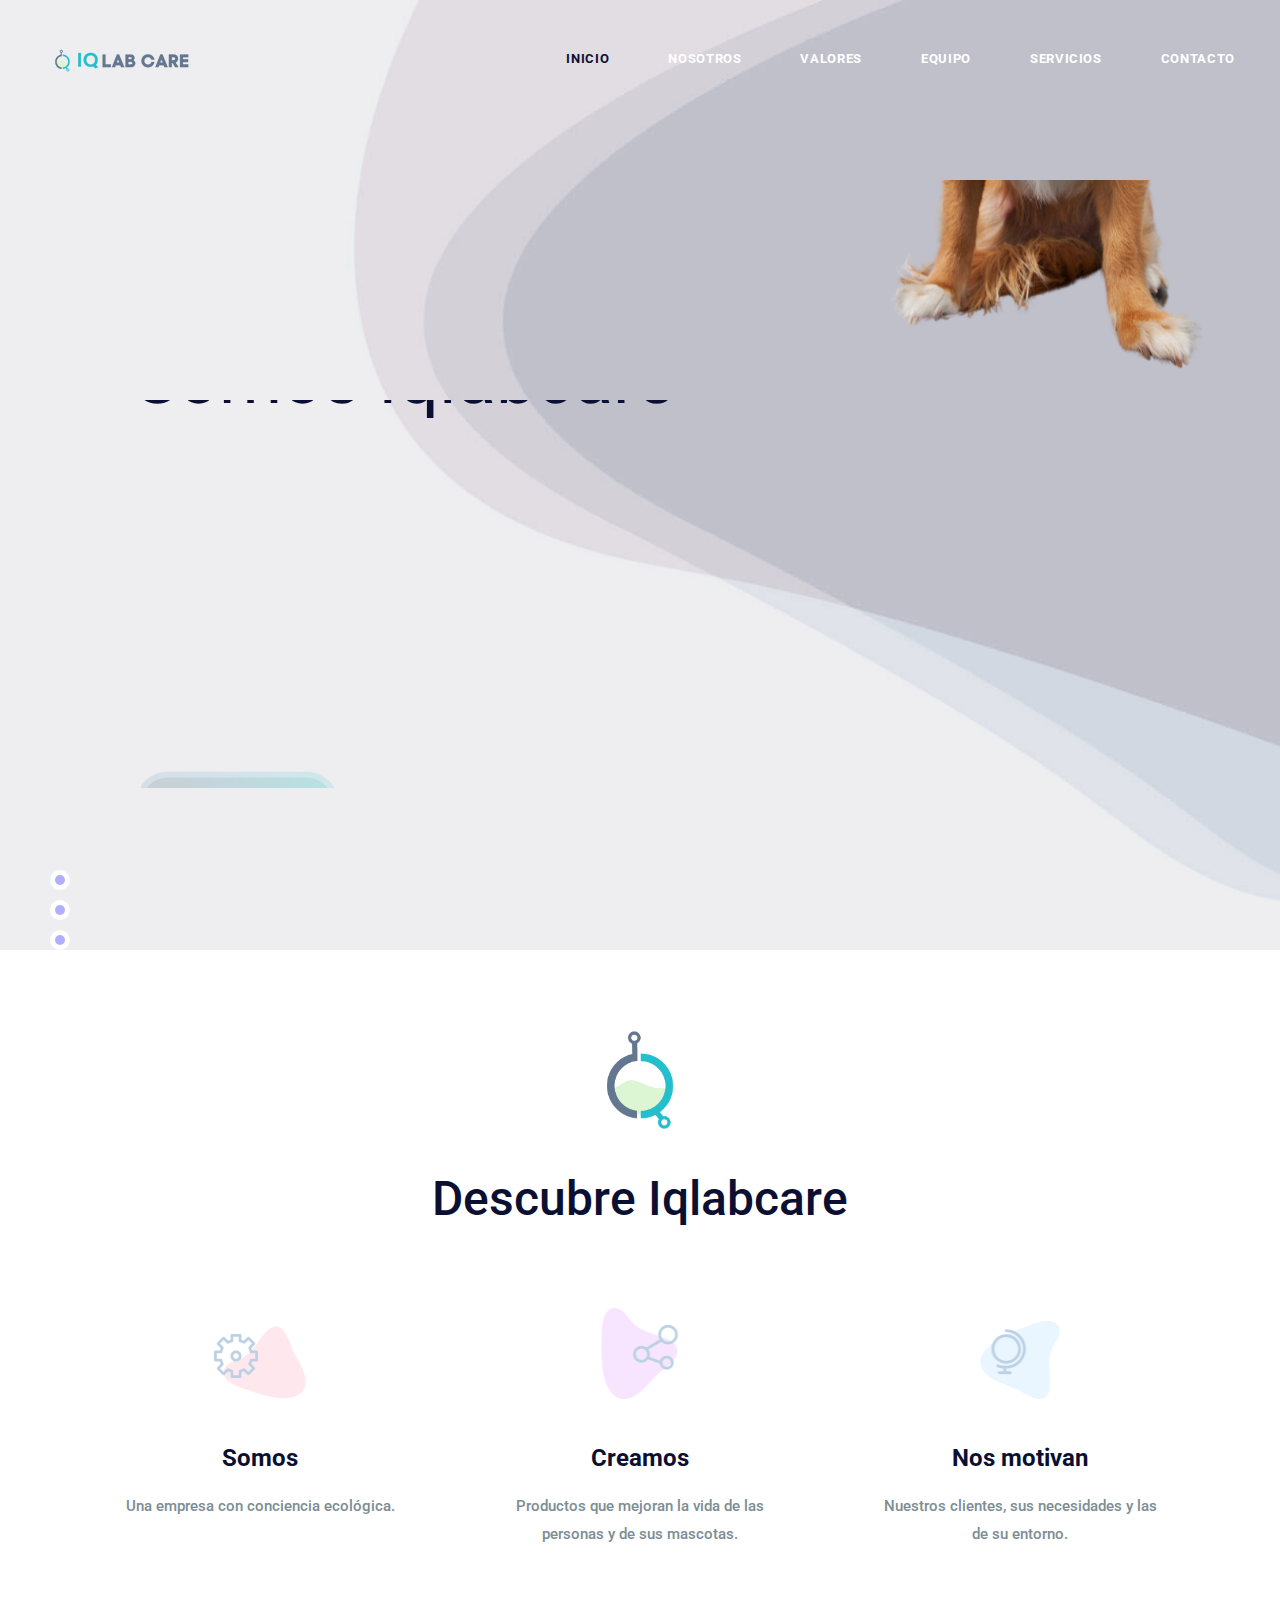
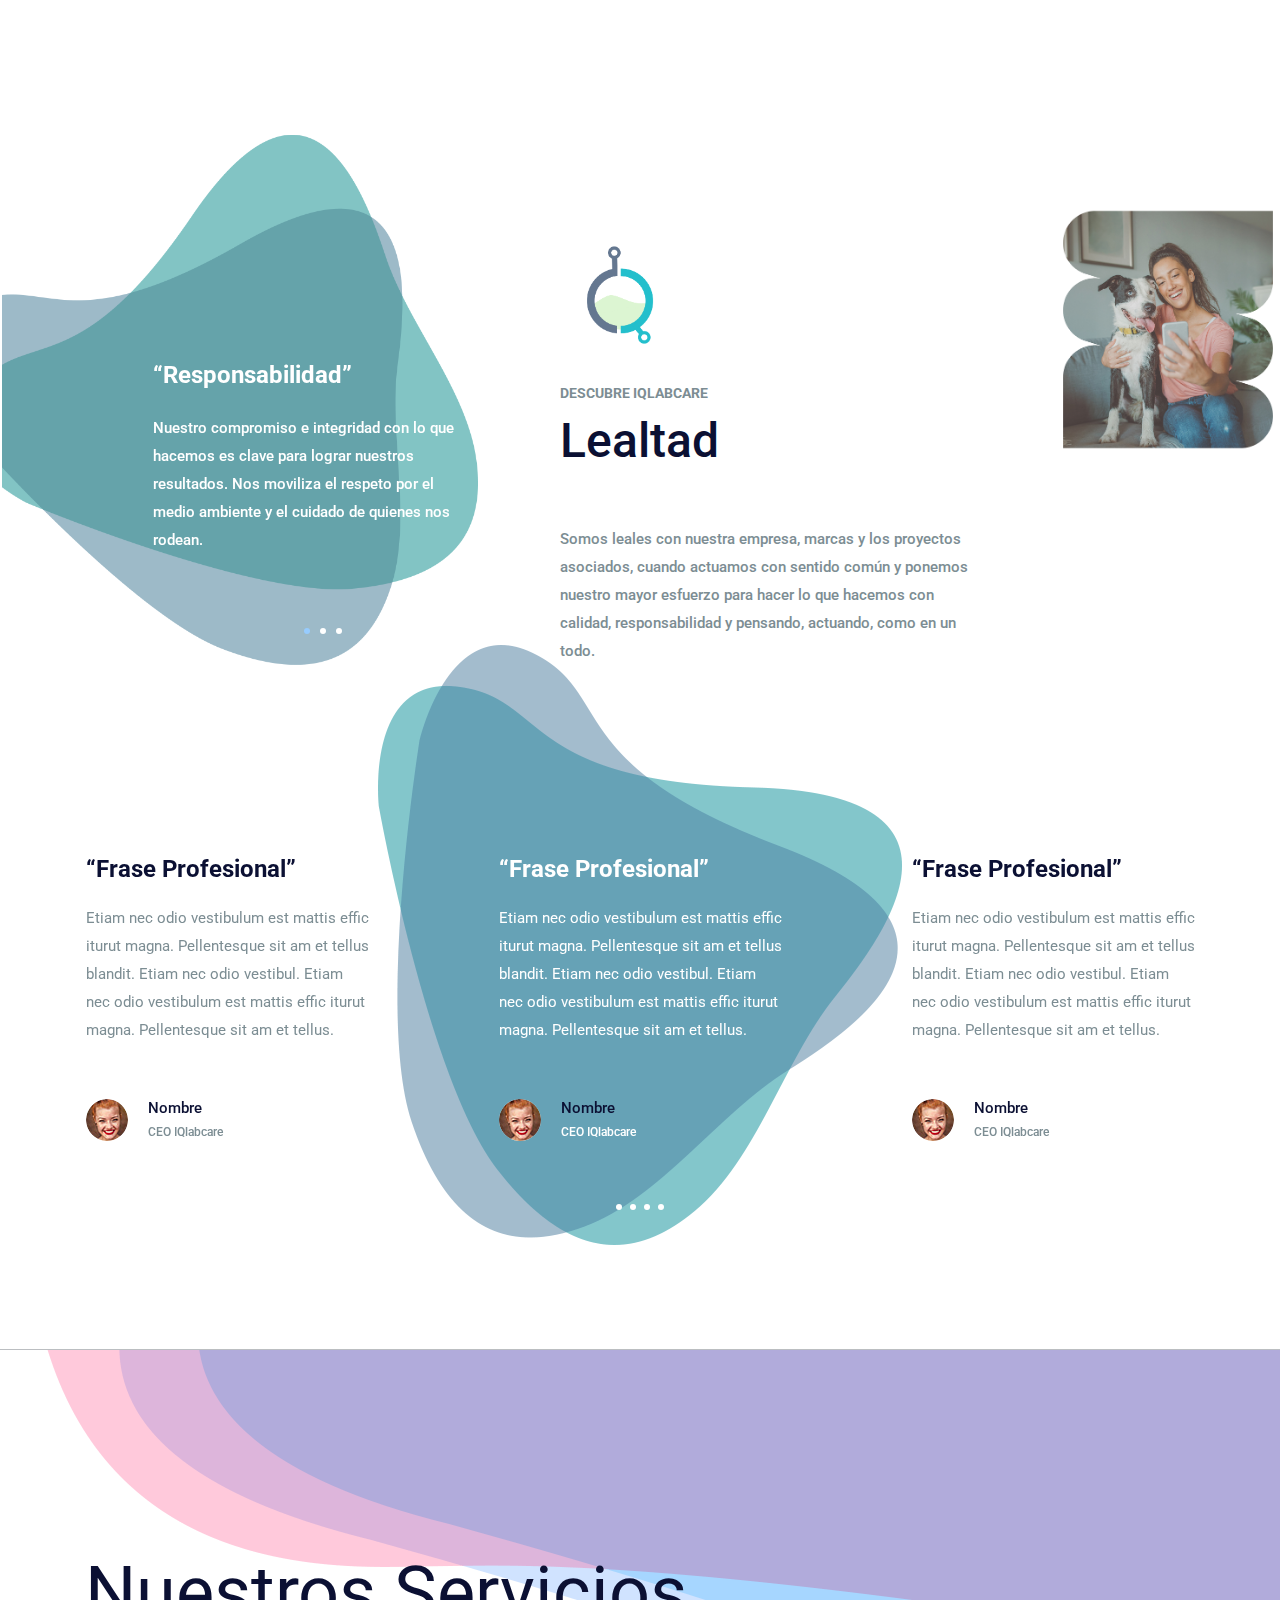
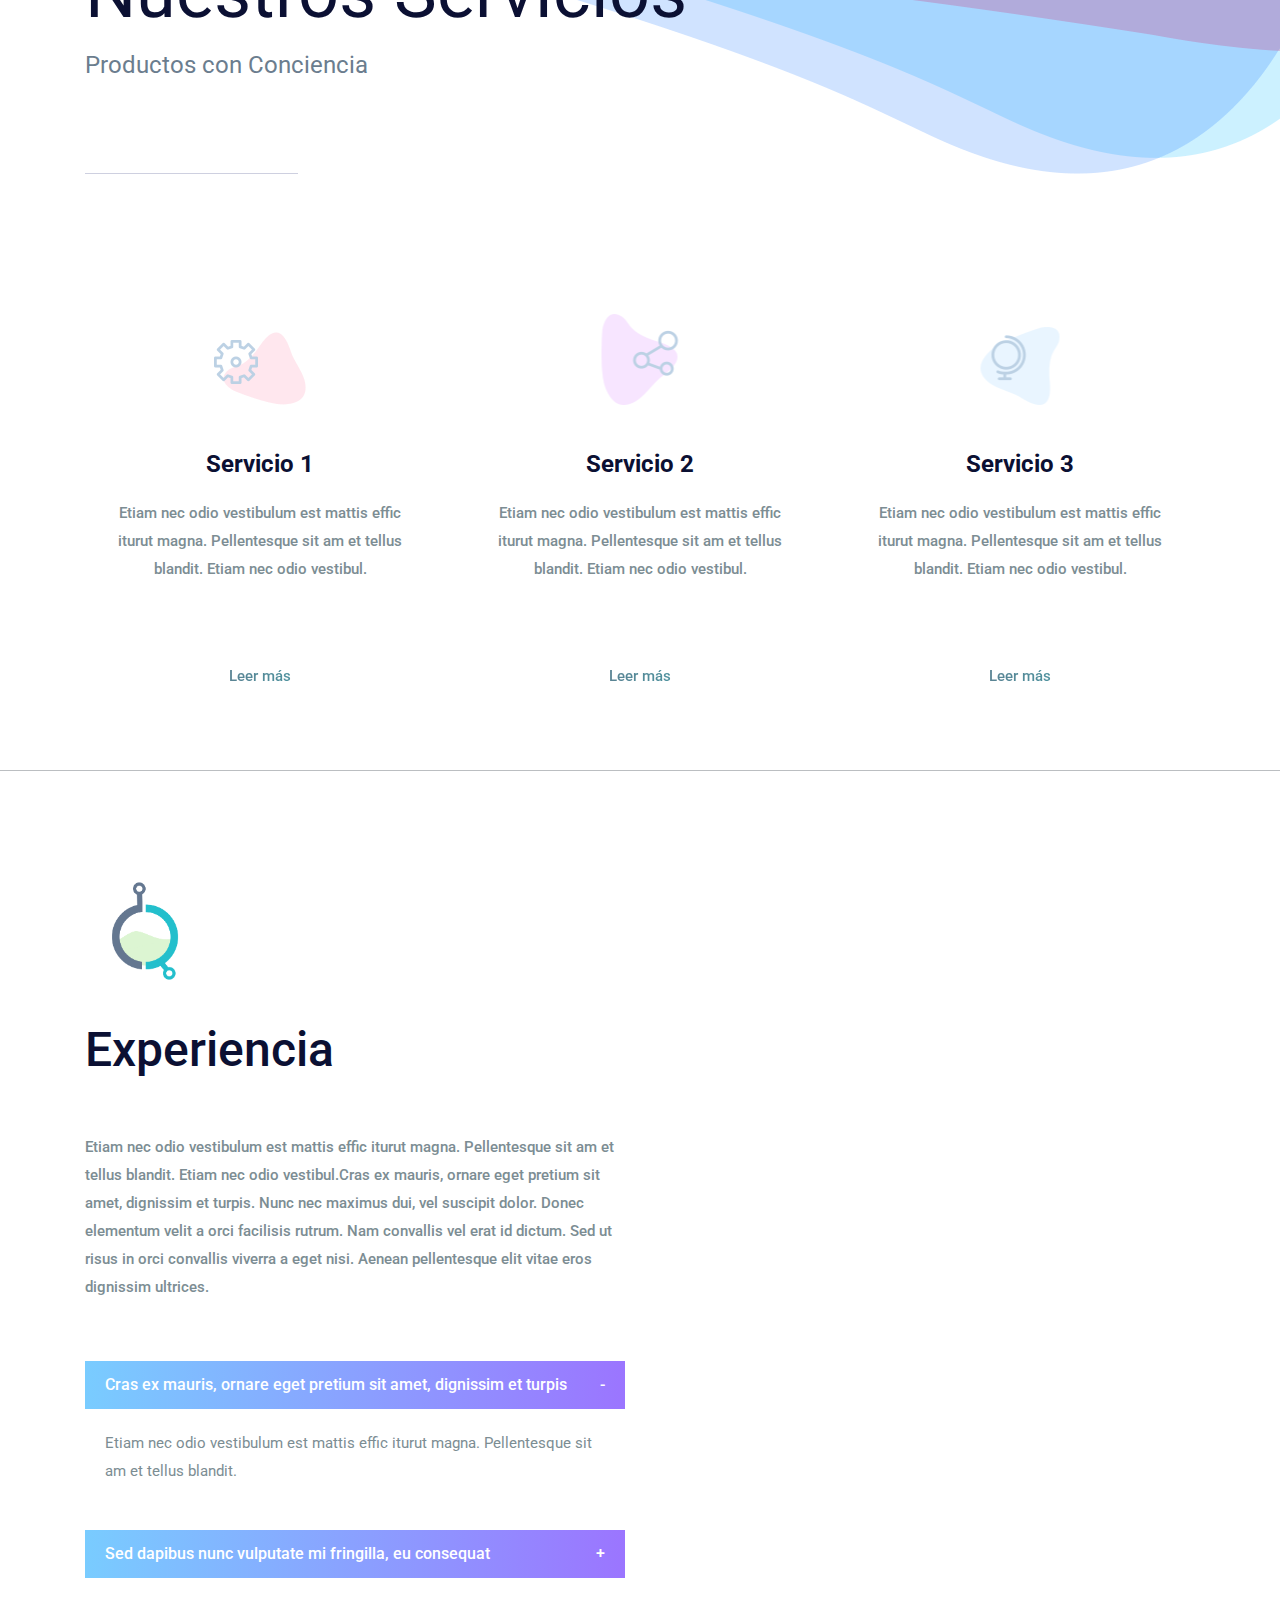
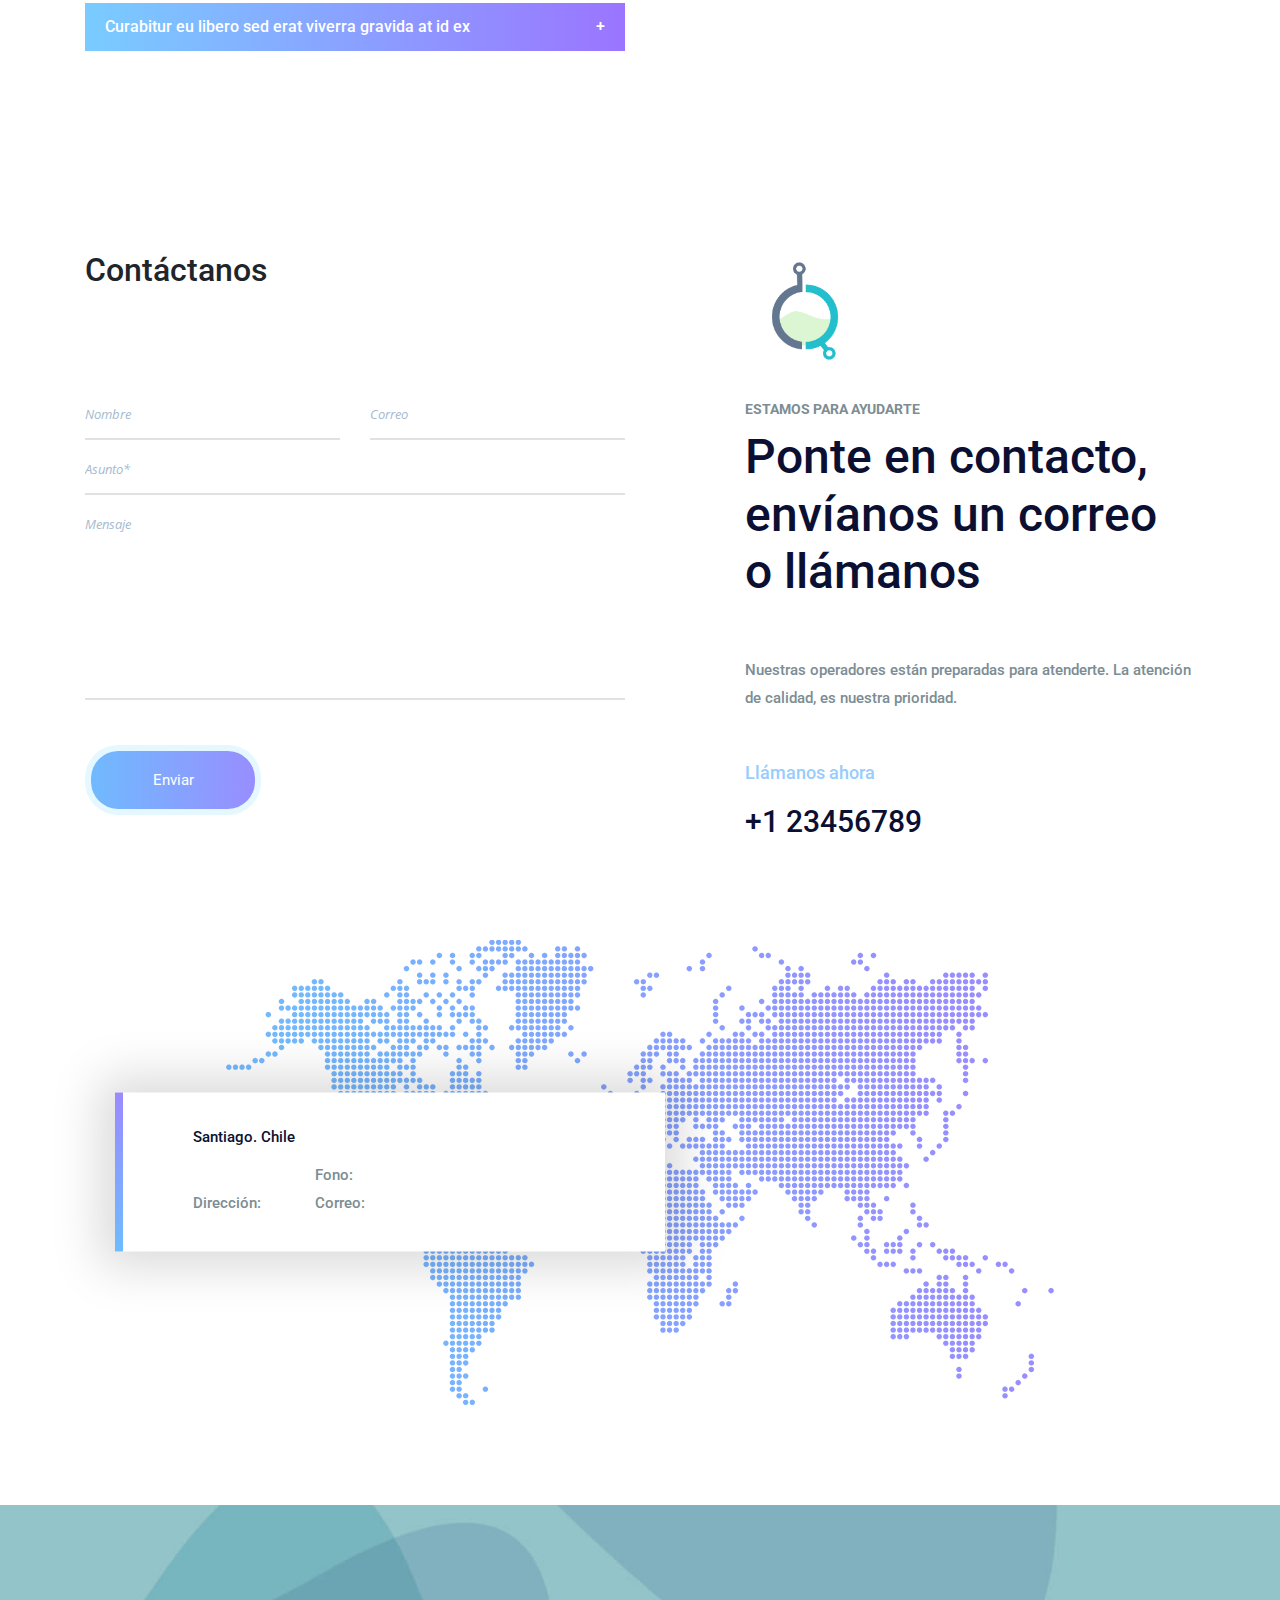
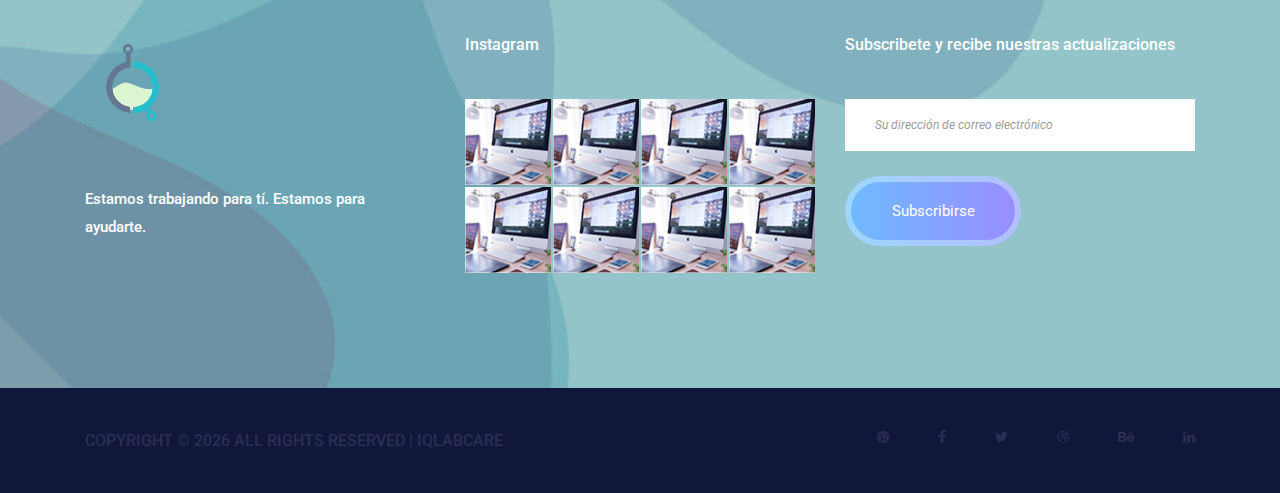
<file: index.html>
<!DOCTYPE html>
<html lang="en">
  <head>
    <meta charset="utf-8" />
    <meta http-equiv="X-UA-Compatible" content="IE=edge" />
    <meta name="viewport" content="width=device-width, initial-scale=1" />

    <link
      rel="icon"
      href="img/gabo/Isotipo IQLABCARE Transparente.png"
      type="image/x-icon"
    />
    <!-- The above 3 meta tags *must* come first in the head; any other head content must come *after* these tags -->
    <title>IQlabcare</title>

    <!-- Icon css link -->
    <link href="css/font-awesome.min.css" rel="stylesheet" />
    <!-- Bootstrap -->
    <link href="css/bootstrap.min.css" rel="stylesheet" />

    <!-- Rev slider css -->
    <link href="vendors/revolution/css/settings.css" rel="stylesheet" />
    <link href="vendors/revolution/css/layers.css" rel="stylesheet" />
    <link href="vendors/revolution/css/navigation.css" rel="stylesheet" />

    <!-- Extra plugin css -->
    <link href="vendors/owl-carousel/owl.carousel.min.css" rel="stylesheet" />

    <link href="css/style.css" rel="stylesheet" />
    <link href="css/responsive.css" rel="stylesheet" />

    <!-- HTML5 shim and Respond.js for IE8 support of HTML5 elements and media queries -->
    <!-- WARNING: Respond.js doesn't work if you view the page via file:// -->
    <!--[if lt IE 9]>
      <script src="https://oss.maxcdn.com/html5shiv/3.7.3/html5shiv.min.js"></script>
      <script src="https://oss.maxcdn.com/respond/1.4.2/respond.min.js"></script>
    <![endif]-->
  </head>
  <body>
    <!--================Header Menu Area =================-->
    <header class="main_menu_area header-scrolled scrollto">
      <nav class="navbar navbar-expand-lg navbar-light bg-light">
        <a class="navbar-brand" href="#"
          ><img src="img/gabo/logo Iqlabcare.png" alt=""
        /></a>
        <button
          class="navbar-toggler"
          type="button"
          data-toggle="collapse"
          data-target="#navbarSupportedContent"
          aria-controls="navbarSupportedContent"
          aria-expanded="false"
          aria-label="Toggle navigation"
        >
          <span></span>
          <span></span>
          <span></span>
        </button>

        <div class="collapse navbar-collapse" id="navbarSupportedContent">
          <ul class="navbar-nav">
            <li class="nav-item active">
              <a class="nav-link" href="index.html">Inicio</a>
            </li>
            <li class="nav-item">
              <a class="nav-link" href="#juanabanana">Nosotros</a>
            </li>
            <li class="nav-item">
              <a class="nav-link" href="#valores">Valores</a>
            </li>
            <li class="nav-item">
              <a class="nav-link" href="#equipo">Equipo</a>
            </li>
            <li class="nav-item">
              <a class="nav-link" href="#servicios">Servicios</a>
            </li>
            <li class="nav-item">
              <a class="nav-link" href="#contacto">Contacto</a>
            </li>
          </ul>
        </div>
      </nav>
    </header>
    <!--================End Header Menu Area =================-->

    <!--================Slider Area =================-->
    <section class="main_slider_area">
      <div id="main_slider" class="rev_slider" data-version="5.3.1.6">
        <ul>
          <li
            data-index="rs-1587"
            data-transition="fade"
            data-slotamount="default"
            data-hideafterloop="0"
            data-hideslideonmobile="off"
            data-easein="default"
            data-easeout="default"
            data-masterspeed="300"
            data-rotate="0"
            data-saveperformance="off"
            data-title="Creative"
            data-param1="01"
            data-param2=""
            data-param3=""
            data-param4=""
            data-param5=""
            data-param6=""
            data-param7=""
            data-param8=""
            data-param9=""
            data-param10=""
            data-description=""
          >
            <!-- LAYER NR. 1 -->
            <div class="slider_text_box">
              <div
                class="tp-caption tp-resizeme first_text"
                data-x="['left','left','left','left','15','center']"
                data-hoffset="['0','80','80','0']"
                data-y="['top','top','top','top']"
                data-voffset="['400','400','400','250','180','180']"
                data-fontsize="['72','72','72','50','50','30']"
                data-lineheight="['82','82','82','62','62','42']"
                data-width="['none']"
                data-height="none"
                data-whitespace="nowrape"
                data-type="text"
                data-responsive_offset="on"
                data-frames='[{"delay":10,"speed":1500,"frame":"0","from":"y:[-100%];z:0;rX:0deg;rY:0;rZ:0;sX:1;sY:1;skX:0;skY:0;","mask":"x:0px;y:0px;s:inherit;e:inherit;","to":"o:1;","ease":"Power2.easeInOut"},{"delay":"wait","speed":1500,"frame":"999","to":"y:[175%];","mask":"x:inherit;y:inherit;s:inherit;e:inherit;","ease":"Power2.easeInOut"}]'
                data-textAlign="['left','left','left','left','left','center']"
              >
                Somos Iqlabcare <br />
              </div>

              <div
                class="tp-caption tp-resizeme secand_text"
                data-x="['left','left','left','left','15','center']"
                data-hoffset="['0','80','80','0']"
                data-y="['top','top','top','top']"
                data-voffset="['575','575','575','400','320','300']"
                data-fontsize="['24','24','24','18','16','16']"
                data-lineheight="['36','36','36','26','26','26']"
                data-width="['none','none','none','none','none']"
                data-height="none"
                data-whitespace="nowrape"
                data-type="text"
                data-responsive_offset="on"
                data-transform_idle="o:1;"
                data-frames='[{"delay":10,"speed":1500,"frame":"0","from":"y:[100%];z:0;rX:0deg;rY:0;rZ:0;sX:1;sY:1;skX:0;skY:0;opacity:0;","mask":"x:0px;y:[100%];s:inherit;e:inherit;","to":"o:1;","ease":"Power2.easeInOut"},{"delay":"wait","speed":1500,"frame":"999","to":"y:[175%];","mask":"x:inherit;y:inherit;s:inherit;e:inherit;","ease":"Power2.easeInOut"}]'
                data-textAlign="['left','left','left','left','left','center']"
              >
                Productos con Conciencia
              </div>

              <div
                class="tp-caption tp-resizeme"
                data-x="['left','left','left','left','15','center']"
                data-hoffset="['0','80','80','0']"
                data-y="['top','top','top','top']"
                data-voffset="['670','670','670','480','370','350']"
                data-fontsize="['14','14','14','14']"
                data-lineheight="['46','46','46','46']"
                data-width="none"
                data-height="none"
                data-whitespace="nowrap"
                data-type="text"
                data-responsive_offset="on"
                data-frames='[{"delay":10,"speed":1500,"frame":"0","from":"y:[100%];z:0;rX:0deg;rY:0;rZ:0;sX:1;sY:1;skX:0;skY:0;opacity:0;","mask":"x:0px;y:[100%];s:inherit;e:inherit;","to":"o:1;","ease":"Power2.easeInOut"},{"delay":"wait","speed":1500,"frame":"999","to":"y:[175%];","mask":"x:inherit;y:inherit;s:inherit;e:inherit;","ease":"Power2.easeInOut"}]'
              >
                <a class="more_btn" href="#">Contáctanos</a>
              </div>
              <div
                class="tp-caption tp-resizeme single_img"
                data-x="['right','right','right','right','right','right']"
                data-hoffset="['0','0','0','0']"
                data-y="['top','top','top','top']"
                data-voffset="['180','180','180','180','0']"
                data-fontsize="['65','65','60','40','25']"
                data-lineheight="['75','75','75','50','35']"
                data-width="['485','485','485','485','485']"
                data-height="none"
                data-whitespace="normal"
                data-type="text"
                data-responsive_offset="on"
                data-frames='[{"delay":10,"speed":1500,"frame":"0","from":"y:[-100%];z:0;rX:0deg;rY:0;rZ:0;sX:1;sY:1;skX:0;skY:0;","mask":"x:0px;y:0px;s:inherit;e:inherit;","to":"o:1;","ease":"Power2.easeInOut"},{"delay":"wait","speed":1500,"frame":"999","to":"y:[175%];","mask":"x:inherit;y:inherit;s:inherit;e:inherit;","ease":"Power2.easeInOut"}]'
                data-textAlign="['left','left','left','left','left','center']"
              >
                <img src="img/gabo/1.png" alt="" />
              </div>
            </div>
          </li>
          <li
            data-index="rs-1588"
            data-transition="fade"
            data-slotamount="default"
            data-hideafterloop="0"
            data-hideslideonmobile="off"
            data-easein="default"
            data-easeout="default"
            data-masterspeed="300"
            data-rotate="0"
            data-saveperformance="off"
            data-title="Creative"
            data-param1="01"
            data-param2=""
            data-param3=""
            data-param4=""
            data-param5=""
            data-param6=""
            data-param7=""
            data-param8=""
            data-param9=""
            data-param10=""
            data-description=""
          >
            <!-- LAYERS -->
            <!-- LAYERS -->

            <!-- LAYER NR. 1 -->
            <div class="slider_text_box">
              <div
                class="tp-caption tp-resizeme first_text"
                data-x="['left','left','left','left','15','center']"
                data-hoffset="['0','80','80','0']"
                data-y="['top','top','top','top']"
                data-voffset="['400','400','400','250','180','180']"
                data-fontsize="['72','72','72','50','50','30']"
                data-lineheight="['82','82','82','62','62','42']"
                data-width="['none']"
                data-height="none"
                data-whitespace="nowrape"
                data-type="text"
                data-responsive_offset="on"
                data-frames='[{"delay":10,"speed":1500,"frame":"0","from":"y:[-100%];z:0;rX:0deg;rY:0;rZ:0;sX:1;sY:1;skX:0;skY:0;","mask":"x:0px;y:0px;s:inherit;e:inherit;","to":"o:1;","ease":"Power2.easeInOut"},{"delay":"wait","speed":1500,"frame":"999","to":"y:[175%];","mask":"x:inherit;y:inherit;s:inherit;e:inherit;","ease":"Power2.easeInOut"}]'
                data-textAlign="['left','left','left','left','left','center']"
              >
                Somos Iqlabcare <br />
              </div>

              <div
                class="tp-caption tp-resizeme secand_text"
                data-x="['left','left','left','left','15','center']"
                data-hoffset="['0','80','80','0']"
                data-y="['top','top','top','top']"
                data-voffset="['575','575','575','400','320','300']"
                data-fontsize="['24','24','24','18','16','16']"
                data-lineheight="['36','36','36','26','26','26']"
                data-width="['none','none','none','none','none']"
                data-height="none"
                data-whitespace="nowrape"
                data-type="text"
                data-responsive_offset="on"
                data-transform_idle="o:1;"
                data-frames='[{"delay":10,"speed":1500,"frame":"0","from":"y:[100%];z:0;rX:0deg;rY:0;rZ:0;sX:1;sY:1;skX:0;skY:0;opacity:0;","mask":"x:0px;y:[100%];s:inherit;e:inherit;","to":"o:1;","ease":"Power2.easeInOut"},{"delay":"wait","speed":1500,"frame":"999","to":"y:[175%];","mask":"x:inherit;y:inherit;s:inherit;e:inherit;","ease":"Power2.easeInOut"}]'
                data-textAlign="['left','left','left','left','left','center']"
              >
                Productos con Conciencia
              </div>

              <div
                class="tp-caption tp-resizeme"
                data-x="['left','left','left','left','15','center']"
                data-hoffset="['0','80','80','0']"
                data-y="['top','top','top','top']"
                data-voffset="['670','670','670','480','370','350']"
                data-fontsize="['14','14','14','14']"
                data-lineheight="['46','46','46','46']"
                data-width="none"
                data-height="none"
                data-whitespace="nowrap"
                data-type="text"
                data-responsive_offset="on"
                data-frames='[{"delay":10,"speed":1500,"frame":"0","from":"y:[100%];z:0;rX:0deg;rY:0;rZ:0;sX:1;sY:1;skX:0;skY:0;opacity:0;","mask":"x:0px;y:[100%];s:inherit;e:inherit;","to":"o:1;","ease":"Power2.easeInOut"},{"delay":"wait","speed":1500,"frame":"999","to":"y:[175%];","mask":"x:inherit;y:inherit;s:inherit;e:inherit;","ease":"Power2.easeInOut"}]'
              >
                <a class="more_btn" href="#">Contáctanos</a>
              </div>
              <div
                class="tp-caption tp-resizeme single_img"
                data-x="['right','right','right','right','right','right']"
                data-hoffset="['0','0','0','0']"
                data-y="['top','top','top','top']"
                data-voffset="['180','180','180','180','0']"
                data-fontsize="['65','65','60','40','25']"
                data-lineheight="['75','75','75','50','35']"
                data-width="['485','485','485','485','485']"
                data-height="none"
                data-whitespace="normal"
                data-type="text"
                data-responsive_offset="on"
                data-frames='[{"delay":10,"speed":1500,"frame":"0","from":"y:[-100%];z:0;rX:0deg;rY:0;rZ:0;sX:1;sY:1;skX:0;skY:0;","mask":"x:0px;y:0px;s:inherit;e:inherit;","to":"o:1;","ease":"Power2.easeInOut"},{"delay":"wait","speed":1500,"frame":"999","to":"y:[175%];","mask":"x:inherit;y:inherit;s:inherit;e:inherit;","ease":"Power2.easeInOut"}]'
                data-textAlign="['left','left','left','left','left','center']"
              >
                <img src="img/gabo/2.png" alt="" />
              </div>
            </div>
          </li>
          <li
            data-index="rs-1589"
            data-transition="fade"
            data-slotamount="default"
            data-hideafterloop="0"
            data-hideslideonmobile="off"
            data-easein="default"
            data-easeout="default"
            data-masterspeed="300"
            data-rotate="0"
            data-saveperformance="off"
            data-title="Creative"
            data-param1="01"
            data-param2=""
            data-param3=""
            data-param4=""
            data-param5=""
            data-param6=""
            data-param7=""
            data-param8=""
            data-param9=""
            data-param10=""
            data-description=""
          >
            <!-- LAYERS -->
            <!-- LAYERS -->

            <!-- LAYER NR. 1 -->
            <div class="slider_text_box">
              <div
                class="tp-caption tp-resizeme first_text"
                data-x="['left','left','left','left','15','center']"
                data-hoffset="['0','80','80','0']"
                data-y="['top','top','top','top']"
                data-voffset="['400','400','400','250','180','180']"
                data-fontsize="['72','72','72','50','50','30']"
                data-lineheight="['82','82','82','62','62','42']"
                data-width="['none']"
                data-height="none"
                data-whitespace="nowrape"
                data-type="text"
                data-responsive_offset="on"
                data-frames='[{"delay":10,"speed":1500,"frame":"0","from":"y:[-100%];z:0;rX:0deg;rY:0;rZ:0;sX:1;sY:1;skX:0;skY:0;","mask":"x:0px;y:0px;s:inherit;e:inherit;","to":"o:1;","ease":"Power2.easeInOut"},{"delay":"wait","speed":1500,"frame":"999","to":"y:[175%];","mask":"x:inherit;y:inherit;s:inherit;e:inherit;","ease":"Power2.easeInOut"}]'
                data-textAlign="['left','left','left','left','left','center']"
              >
                Somos Iqlabcare<br />
              </div>

              <div
                class="tp-caption tp-resizeme secand_text"
                data-x="['left','left','left','left','15','center']"
                data-hoffset="['0','80','80','0']"
                data-y="['top','top','top','top']"
                data-voffset="['575','575','575','400','320','300']"
                data-fontsize="['24','24','24','18','16','16']"
                data-lineheight="['36','36','36','26','26','26']"
                data-width="['none','none','none','none','none']"
                data-height="none"
                data-whitespace="nowrape"
                data-type="text"
                data-responsive_offset="on"
                data-transform_idle="o:1;"
                data-frames='[{"delay":10,"speed":1500,"frame":"0","from":"y:[100%];z:0;rX:0deg;rY:0;rZ:0;sX:1;sY:1;skX:0;skY:0;opacity:0;","mask":"x:0px;y:[100%];s:inherit;e:inherit;","to":"o:1;","ease":"Power2.easeInOut"},{"delay":"wait","speed":1500,"frame":"999","to":"y:[175%];","mask":"x:inherit;y:inherit;s:inherit;e:inherit;","ease":"Power2.easeInOut"}]'
                data-textAlign="['left','left','left','left','left','center']"
              >
                Productos con Conciencia
              </div>

              <div
                class="tp-caption tp-resizeme"
                data-x="['left','left','left','left','15','center']"
                data-hoffset="['0','80','80','0']"
                data-y="['top','top','top','top']"
                data-voffset="['670','670','670','480','370','350']"
                data-fontsize="['14','14','14','14']"
                data-lineheight="['46','46','46','46']"
                data-width="none"
                data-height="none"
                data-whitespace="nowrap"
                data-type="text"
                data-responsive_offset="on"
                data-frames='[{"delay":10,"speed":1500,"frame":"0","from":"y:[100%];z:0;rX:0deg;rY:0;rZ:0;sX:1;sY:1;skX:0;skY:0;opacity:0;","mask":"x:0px;y:[100%];s:inherit;e:inherit;","to":"o:1;","ease":"Power2.easeInOut"},{"delay":"wait","speed":1500,"frame":"999","to":"y:[175%];","mask":"x:inherit;y:inherit;s:inherit;e:inherit;","ease":"Power2.easeInOut"}]'
              >
                <a class="more_btn" href="#">Contáctanos</a>
              </div>
              <div
                class="tp-caption tp-resizeme single_img"
                data-x="['right','right','right','right','right','right']"
                data-hoffset="['0','0','0','0']"
                data-y="['top','top','top','top']"
                data-voffset="['180','180','180','180','0']"
                data-fontsize="['65','65','60','40','25']"
                data-lineheight="['75','75','75','50','35']"
                data-width="['485','485','485','485','485']"
                data-height="none"
                data-whitespace="normal"
                data-type="text"
                data-responsive_offset="on"
                data-frames='[{"delay":10,"speed":1500,"frame":"0","from":"y:[-100%];z:0;rX:0deg;rY:0;rZ:0;sX:1;sY:1;skX:0;skY:0;","mask":"x:0px;y:0px;s:inherit;e:inherit;","to":"o:1;","ease":"Power2.easeInOut"},{"delay":"wait","speed":1500,"frame":"999","to":"y:[175%];","mask":"x:inherit;y:inherit;s:inherit;e:inherit;","ease":"Power2.easeInOut"}]'
                data-textAlign="['left','left','left','left','left','center']"
              >
                <img src="img/gabo/3.png" alt="" />
              </div>
            </div>
          </li>
        </ul>
      </div>
    </section>
    <!--================End Slider Area =================-->

    <!--================Feature Area =================-->
    <section id="juanabanana" class="feature_area">
      <div class="container">
        <div class="c_title">
          <img
            class="imagen_central"
            src="img/gabo/Isotipo IQLABCARE Transparente.png"
            alt=""
          />
          <h2>Descubre Iqlabcare</h2>
        </div>
        <div class="row feature_inner">
          <div class="col-lg-4 col-sm-6">
            <div class="feature_item">
              <div class="f_icon">
                <img src="img/icon/f-icon-1.png" alt="" />
              </div>
              <h4>Somos</h4>
              <p>Una empresa con conciencia ecológica.</p>
              <a class="more_btn" href="#">Descubre Más</a>
            </div>
          </div>
          <div class="col-lg-4 col-sm-6">
            <div class="feature_item">
              <div class="f_icon">
                <img src="img/icon/f-icon-2.png" alt="" />
              </div>
              <h4>Creamos</h4>
              <p>
                Productos que mejoran la vida de las personas y de sus mascotas.
              </p>
              <a class="more_btn" href="#">Descubre Más</a>
            </div>
          </div>
          <div class="col-lg-4 col-sm-6">
            <div class="feature_item">
              <div class="f_icon">
                <img src="img/icon/f-icon-3.png" alt="" />
              </div>
              <h4>Nos motivan</h4>
              <p>Nuestros clientes, sus necesidades y las de su entorno.</p>
              <a class="more_btn" href="#">Descubre Más</a>
            </div>
          </div>
        </div>
      </div>
    </section>
    <!--================End Feature Area =================-->

    <!--================The best slider Area =================-->
    <section class="best_3d_area" id="valores">
      <div class="left_3d">
        <div class="shap_slider_inner owl-carousel">
          <div class="item">
            <h4>“Responsabilidad”</h4>
            <p>
              Nuestro compromiso e integridad con lo que hacemos es clave para
              lograr nuestros resultados. Nos moviliza el respeto por el medio
              ambiente y el cuidado de quienes nos rodean.
            </p>
          </div>
          <div class="item">
            <h4>“Calidad”</h4>
            <p>
              Ponemos atención al detalle para entregar un producto que cumpla
              con los estándares de la cosmética animal responsable, que sea
              atractivo para nuestros consumidores y que permita consentir a los
              peludos de la casa.
            </p>
          </div>
          <div class="item">
            <h4>“Empatía”</h4>
            <p>
              Nuestro foco central está en el cliente (humano) y los usuarios
              (mascotas), pensamos en sus necesidades y en cómo podemos
              resolverlas.
            </p>
          </div>
        </div>
      </div>
      <div class="right_text">
        <div class="right_text_inner">
          <div class="text_3d">
            <div class="l_title">
              <img
                class="imagen_central"
                src="img/gabo/Isotipo IQLABCARE Transparente.png"
                alt=""
              />
              <h6>Descubre Iqlabcare</h6>
              <h2>Lealtad</h2>
            </div>
            <p>
              Somos leales con nuestra empresa, marcas y los proyectos
              asociados, cuando actuamos con sentido común y ponemos nuestro
              mayor esfuerzo para hacer lo que hacemos con calidad,
              responsabilidad y pensando, actuando, como en un todo.
            </p>
          </div>
          <div class="shap_mobile">
            <img src="img/gabo/Foto7.png" alt="" />
          </div>
        </div>
      </div>
    </section>
    <!--================End The best slider Area =================-->

    <!--================Testimonials Slider Area =================-->
    <section class="testimonials_area" id="equipo">
      <div class="container">
        <div class="testimonials_slider owl-carousel">
          <div class="item">
            <div class="testi_item">
              <h3>“Frase Profesional”</h3>
              <p>
                Etiam nec odio vestibulum est mattis effic iturut magna.
                Pellentesque sit am et tellus blandit. Etiam nec odio vestibul.
                Etiam nec odio vestibulum est mattis effic iturut magna.
                Pellentesque sit am et tellus.
              </p>
              <div class="media">
                <div class="d-flex">
                  <img
                    class="rounded-circle"
                    src="img/testimonials/testi-1.jpg"
                    alt=""
                  />
                </div>
                <div class="media-body">
                  <h4>Nombre</h4>
                  <h5>CEO IQlabcare</h5>
                </div>
              </div>
            </div>
          </div>
          <div class="item">
            <div class="testi_item">
              <h3>“Frase Profesional”</h3>
              <p>
                Etiam nec odio vestibulum est mattis effic iturut magna.
                Pellentesque sit am et tellus blandit. Etiam nec odio vestibul.
                Etiam nec odio vestibulum est mattis effic iturut magna.
                Pellentesque sit am et tellus.
              </p>
              <div class="media">
                <div class="d-flex">
                  <img
                    class="rounded-circle"
                    src="img/testimonials/testi-1.jpg"
                    alt=""
                  />
                </div>
                <div class="media-body">
                  <h4>Nombre</h4>
                  <h5>CEO IQlabcare</h5>
                </div>
              </div>
            </div>
          </div>
          <div class="item">
            <div class="testi_item">
              <h3>“Frase Profesional”</h3>
              <p>
                Etiam nec odio vestibulum est mattis effic iturut magna.
                Pellentesque sit am et tellus blandit. Etiam nec odio vestibul.
                Etiam nec odio vestibulum est mattis effic iturut magna.
                Pellentesque sit am et tellus.
              </p>
              <div class="media">
                <div class="d-flex">
                  <img
                    class="rounded-circle"
                    src="img/testimonials/testi-1.jpg"
                    alt=""
                  />
                </div>
                <div class="media-body">
                  <h4>Nombre</h4>
                  <h5>CEO IQlabcare</h5>
                </div>
              </div>
            </div>
          </div>
          <div class="item">
            <div class="testi_item">
              <h3>“Frase Profesional”</h3>
              <p>
                Etiam nec odio vestibulum est mattis effic iturut magna.
                Pellentesque sit am et tellus blandit. Etiam nec odio vestibul.
                Etiam nec odio vestibulum est mattis effic iturut magna.
                Pellentesque sit am et tellus.
              </p>
              <div class="media">
                <div class="d-flex">
                  <img
                    class="rounded-circle"
                    src="img/testimonials/testi-1.jpg"
                    alt=""
                  />
                </div>
                <div class="media-body">
                  <h4>Nombre</h4>
                  <h5>CEO IQlabcare</h5>
                </div>
              </div>
            </div>
          </div>
        </div>
      </div>
    </section>
    <!--================End Testimonials Slider Area =================-->

    <!--================Banner Area =================-->
    <section class="banner_area" id="servicios">
      <div class="container">
        <div class="banner_inner_text">
          <h2>Nuestros Servicios</h2>
          <p>Productos con Conciencia</p>
        </div>
      </div>
    </section>
    <!--================End Banner Area =================-->

    <!--================End Banner Area =================-->
    <section class="service_feature">
      <div class="container">
        <div class="row feature_inner">
          <div class="col-lg-4 col-sm-6">
            <div class="feature_item">
              <div class="f_icon">
                <img src="img/icon/f-icon-1.png" alt="" />
              </div>
              <h4>Servicio 1</h4>
              <p>
                Etiam nec odio vestibulum est mattis effic iturut magna.
                Pellentesque sit am et tellus blandit. Etiam nec odio vestibul.
              </p>
              <a class="more_btn" href="#">Leer más</a>
            </div>
          </div>
          <div class="col-lg-4 col-sm-6">
            <div class="feature_item">
              <div class="f_icon">
                <img src="img/icon/f-icon-2.png" alt="" />
              </div>
              <h4>Servicio 2</h4>
              <p>
                Etiam nec odio vestibulum est mattis effic iturut magna.
                Pellentesque sit am et tellus blandit. Etiam nec odio vestibul.
              </p>
              <a class="more_btn" href="#">Leer más</a>
            </div>
          </div>
          <div class="col-lg-4 col-sm-6">
            <div class="feature_item">
              <div class="f_icon">
                <img src="img/icon/f-icon-3.png" alt="" />
              </div>
              <h4>Servicio 3</h4>
              <p>
                Etiam nec odio vestibulum est mattis effic iturut magna.
                Pellentesque sit am et tellus blandit. Etiam nec odio vestibul.
              </p>
              <a class="more_btn" href="#">Leer más</a>
            </div>
          </div>
        </div>
      </div>
    </section>
    <!--================End Banner Area =================-->

    <!--================Service Solution Area =================-->
    <section class="service_solution_area p_100">
      <div class="container">
        <div class="row s_solution_inner">
          <div class="col-lg-6">
            <div class="s_solution_item">
              <div class="l_title">
                <img
                  src="img/gabo/Isotipo IQLABCARE Transparente.png"
                  class="imagen_central"
                  alt=""
                />
                <h2>Experiencia</h2>
              </div>
              <p>
                Etiam nec odio vestibulum est mattis effic iturut magna.
                Pellentesque sit am et tellus blandit. Etiam nec odio
                vestibul.Cras ex mauris, ornare eget pretium sit amet, dignissim
                et turpis. Nunc nec maximus dui, vel suscipit dolor. Donec
                elementum velit a orci facilisis rutrum. Nam convallis vel erat
                id dictum. Sed ut risus in orci convallis viverra a eget nisi.
                Aenean pellentesque elit vitae eros dignissim ultrices.
              </p>
              <div id="accordion" role="tablist" class="solution_collaps">
                <div class="card">
                  <div class="card-header" role="tab" id="headingOne">
                    <h5 class="mb-0">
                      <a
                        data-toggle="collapse"
                        href="#collapseOne"
                        aria-expanded="true"
                        aria-controls="collapseOne"
                      >
                        Cras ex mauris, ornare eget pretium sit amet, dignissim
                        et turpis
                        <i class="minus">-</i>
                        <i class="plus">+</i>
                      </a>
                    </h5>
                  </div>

                  <div
                    id="collapseOne"
                    class="collapse show"
                    role="tabpanel"
                    aria-labelledby="headingOne"
                    data-parent="#accordion"
                  >
                    <div class="card-body">
                      <p>
                        Etiam nec odio vestibulum est mattis effic iturut magna.
                        Pellentesque sit am et tellus blandit.
                      </p>
                    </div>
                  </div>
                </div>
                <div class="card">
                  <div class="card-header" role="tab" id="headingTwo">
                    <h5 class="mb-0">
                      <a
                        class="collapsed"
                        data-toggle="collapse"
                        href="#collapseTwo"
                        aria-expanded="false"
                        aria-controls="collapseTwo"
                      >
                        Sed dapibus nunc vulputate mi fringilla, eu consequat
                        <i class="minus">-</i>
                        <i class="plus">+</i>
                      </a>
                    </h5>
                  </div>
                  <div
                    id="collapseTwo"
                    class="collapse"
                    role="tabpanel"
                    aria-labelledby="headingTwo"
                    data-parent="#accordion"
                  >
                    <div class="card-body">
                      <p>
                        Etiam nec odio vestibulum est mattis effic iturut magna.
                        Pellentesque sit am et tellus blandit.
                      </p>
                    </div>
                  </div>
                </div>
                <div class="card">
                  <div class="card-header" role="tab" id="headingThree">
                    <h5 class="mb-0">
                      <a
                        class="collapsed"
                        data-toggle="collapse"
                        href="#collapseThree"
                        aria-expanded="false"
                        aria-controls="collapseThree"
                      >
                        Curabitur eu libero sed erat viverra gravida at id ex
                        <i class="minus">-</i>
                        <i class="plus">+</i>
                      </a>
                    </h5>
                  </div>
                  <div
                    id="collapseThree"
                    class="collapse"
                    role="tabpanel"
                    aria-labelledby="headingThree"
                    data-parent="#accordion"
                  >
                    <div class="card-body">
                      <p>
                        Etiam nec odio vestibulum est mattis effic iturut magna.
                        Pellentesque sit am et tellus blandit.
                      </p>
                    </div>
                  </div>
                </div>
              </div>
            </div>
          </div>
        </div>
      </div>
    </section>
    <!--================End Service Solution Area =================-->

    <!--================Get in Touch Area =================-->
    <section class="get_in_touch_area" id="contacto">
      <div class="container">
        <div class="row get_touch_inner">
          <div class="col-lg-6">
            <h2>Contáctanos</h2>
            <form
              class="contact_us_form row"
              action="contact_process.php"
              method="post"
              id="contactForm"
              novalidate="novalidate"
            >
              <div class="form-group col-lg-6">
                <input
                  type="text"
                  class="form-control"
                  id="name"
                  name="name"
                  placeholder="Nombre"
                />
              </div>
              <div class="form-group col-lg-6">
                <input
                  type="email"
                  class="form-control"
                  id="email"
                  name="email"
                  placeholder="Correo"
                />
              </div>
              <div class="form-group col-lg-12">
                <input
                  type="text"
                  class="form-control"
                  id="subject"
                  name="subject"
                  placeholder="Asunto*"
                />
              </div>
              <div class="form-group col-lg-12">
                <textarea
                  class="form-control"
                  name="message"
                  id="message"
                  rows="1"
                  placeholder="Mensaje"
                ></textarea>
              </div>
              <div class="form-group col-lg-12">
                <button
                  type="submit"
                  value="submit"
                  class="btn submit_btn form-control"
                >
                  Enviar
                </button>
              </div>
            </form>
          </div>
          <div class="col-lg-6">
            <div class="touch_details">
              <div class="l_title">
                <img
                  src="img/gabo/Isotipo IQLABCARE Transparente.png"
                  class="imagen_central"
                  alt=""
                />
                <h6>Estamos para ayudarte</h6>
                <h2>Ponte en contacto, envíanos un correo o llámanos</h2>
              </div>
              <p>
                Nuestras operadores están preparadas para atenderte. La atención
                de calidad, es nuestra prioridad.
              </p>
              <a href="#"><h5>Llámanos ahora</h5></a>
              <a href="#"><h4>+1 23456789</h4></a>
            </div>
          </div>
        </div>
      </div>
    </section>
    <!--================End Get in Touch Area =================-->

    <!--================Map Area =================-->
    <section class="world_map_area p_100">
      <div class="container">
        <div class="world_map_inner">
          <img class="img-fluid" src="img/world-map.png" alt="" />
          <div class="bd-callout">
            <h3>Santiago. Chile</h3>
            <p>Dirección:</p>
            <h4>
              <a href="#">Fono:</a>
              <a href="#">Correo:</a>
            </h4>
          </div>
        </div>
      </div>
    </section>
    <!--================End Map Area =================-->

    <!--================Footer Area =================-->
    <footer class="footr_area">
      <div class="footer_widget_area">
        <div class="container">
          <div class="row footer_widget_inner">
            <div class="col-lg-4 col-sm-6">
              <aside class="f_widget f_about_widget">
                <img
                  src="img/gabo/Isotipo IQLABCARE Transparente.png"
                  alt=""
                  class="imagen_central"
                />
                <p>Estamos trabajando para tí. Estamos para ayudarte.</p>
              </aside>
            </div>
            <div class="col-lg-4 col-sm-6">
              <aside class="f_widget f_insta_widget">
                <div class="f_title">
                  <h3>Instagram</h3>
                </div>
                <ul>
                  <li>
                    <a href="#"><img src="img/instagram/ins-2.jpg" alt="" /></a>
                  </li>
                  <li>
                    <a href="#"><img src="img/instagram/ins-2.jpg" alt="" /></a>
                  </li>
                  <li>
                    <a href="#"><img src="img/instagram/ins-2.jpg" alt="" /></a>
                  </li>
                  <li>
                    <a href="#"><img src="img/instagram/ins-2.jpg" alt="" /></a>
                  </li>
                  <li>
                    <a href="#"><img src="img/instagram/ins-2.jpg" alt="" /></a>
                  </li>
                  <li>
                    <a href="#"><img src="img/instagram/ins-2.jpg" alt="" /></a>
                  </li>
                  <li>
                    <a href="#"><img src="img/instagram/ins-2.jpg" alt="" /></a>
                  </li>
                  <li>
                    <a href="#"><img src="img/instagram/ins-2.jpg" alt="" /></a>
                  </li>
                </ul>
              </aside>
            </div>
            <div class="col-lg-4 col-sm-6">
              <aside class="f_widget f_subs_widget">
                <div class="f_title">
                  <h3>Subscribete y recibe nuestras actualizaciones</h3>
                </div>
                <div class="input-group">
                  <input
                    type="text"
                    class="form-control"
                    placeholder="Su dirección de correo electrónico"
                    aria-label="Your e-mail address here"
                  />
                  <span class="input-group-btn">
                    <button class="btn btn-secondary submit_btn" type="button">
                      Subscribirse
                    </button>
                  </span>
                </div>
              </aside>
            </div>
          </div>
        </div>
      </div>
      <div class="footer_copyright">
        <div class="container">
          <div class="float-sm-left">
            <h5>
              <!-- Link back to Colorlib can't be removed. Template is licensed under CC BY 3.0. -->
              Copyright &copy;
              <script>
                document.write(new Date().getFullYear());
              </script>
              All rights reserved | IQLabcare
            </h5>
          </div>
          <div class="float-sm-right">
            <ul>
              <li>
                <a href="#"><i class="fa fa-pinterest"></i></a>
              </li>
              <li>
                <a href="#"><i class="fa fa-facebook"></i></a>
              </li>
              <li>
                <a href="#"><i class="fa fa-twitter"></i></a>
              </li>
              <li>
                <a href="#"><i class="fa fa-dribbble"></i></a>
              </li>
              <li>
                <a href="#"><i class="fa fa-behance"></i></a>
              </li>
              <li>
                <a href="#"><i class="fa fa-linkedin"></i></a>
              </li>
            </ul>
          </div>
        </div>
      </div>
    </footer>
    <!--================End Footer Area =================-->
    <a href="#" class="back-to-top"><i class="fa fa-chevron-up"></i></a>

    <!-- jQuery (necessary for Bootstrap's JavaScript plugins) -->
    <script src="js/jquery-3.2.1.min.js"></script>
    <!-- Include all compiled plugins (below), or include individual files as needed -->
    <script src="js/popper.min.js"></script>
    <script src="js/bootstrap.min.js"></script>
    <!-- Rev slider js -->
    <script src="vendors/revolution/js/jquery.themepunch.tools.min.js"></script>
    <script src="vendors/revolution/js/jquery.themepunch.revolution.min.js"></script>
    <script src="vendors/revolution/js/extensions/revolution.extension.actions.min.js"></script>
    <script src="vendors/revolution/js/extensions/revolution.extension.video.min.js"></script>
    <script src="vendors/revolution/js/extensions/revolution.extension.slideanims.min.js"></script>
    <script src="vendors/revolution/js/extensions/revolution.extension.layeranimation.min.js"></script>
    <script src="vendors/revolution/js/extensions/revolution.extension.navigation.min.js"></script>
    <script src="vendors/revolution/js/extensions/revolution.extension.slideanims.min.js"></script>
    <!-- Extra plugin css -->
    <script src="vendors/counterup/jquery.waypoints.min.js"></script>
    <script src="vendors/counterup/jquery.counterup.min.js"></script>
    <script src="vendors/counterup/apear.js"></script>
    <script src="vendors/counterup/countto.js"></script>
    <script src="vendors/owl-carousel/owl.carousel.min.js"></script>
    <script src="vendors/magnify-popup/jquery.magnific-popup.min.js"></script>
    <script src="js/smoothscroll.js"></script>

    <script src="js/theme.js"></script>
  </body>
</html>
</file>
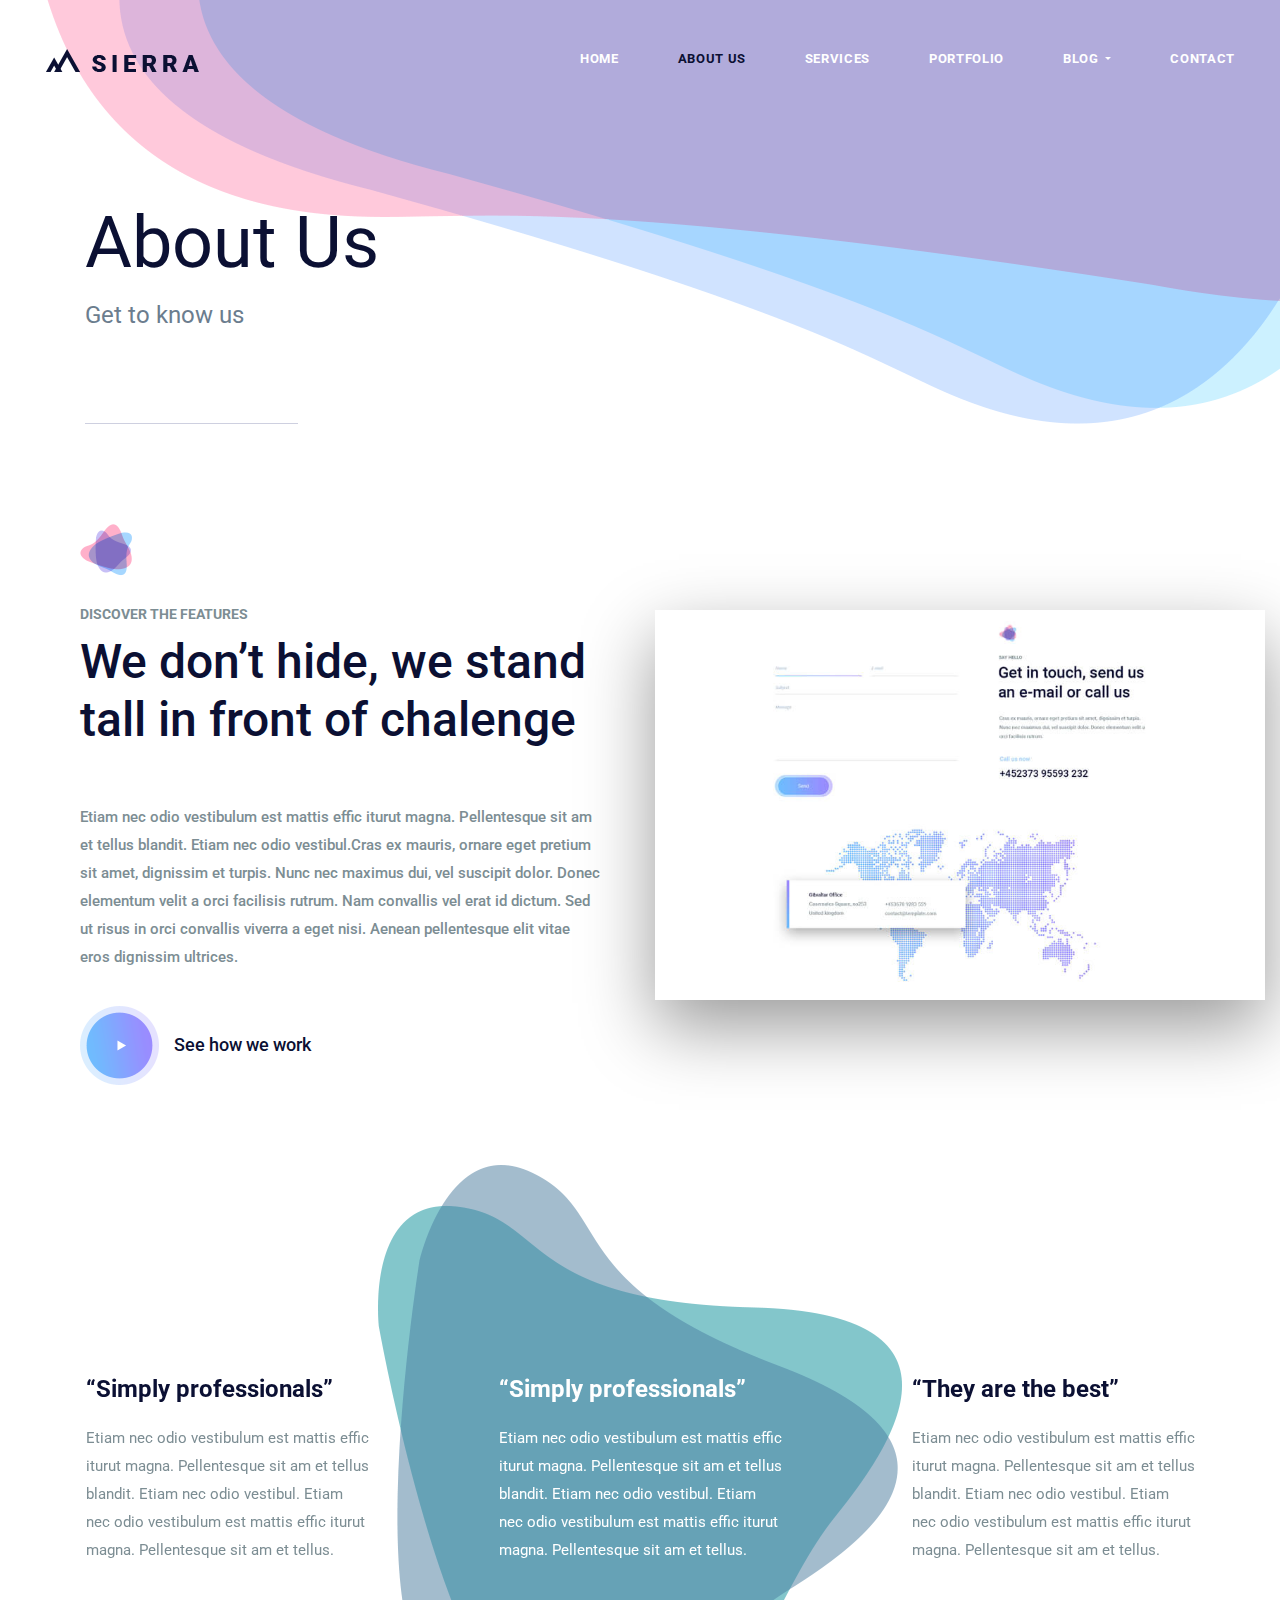
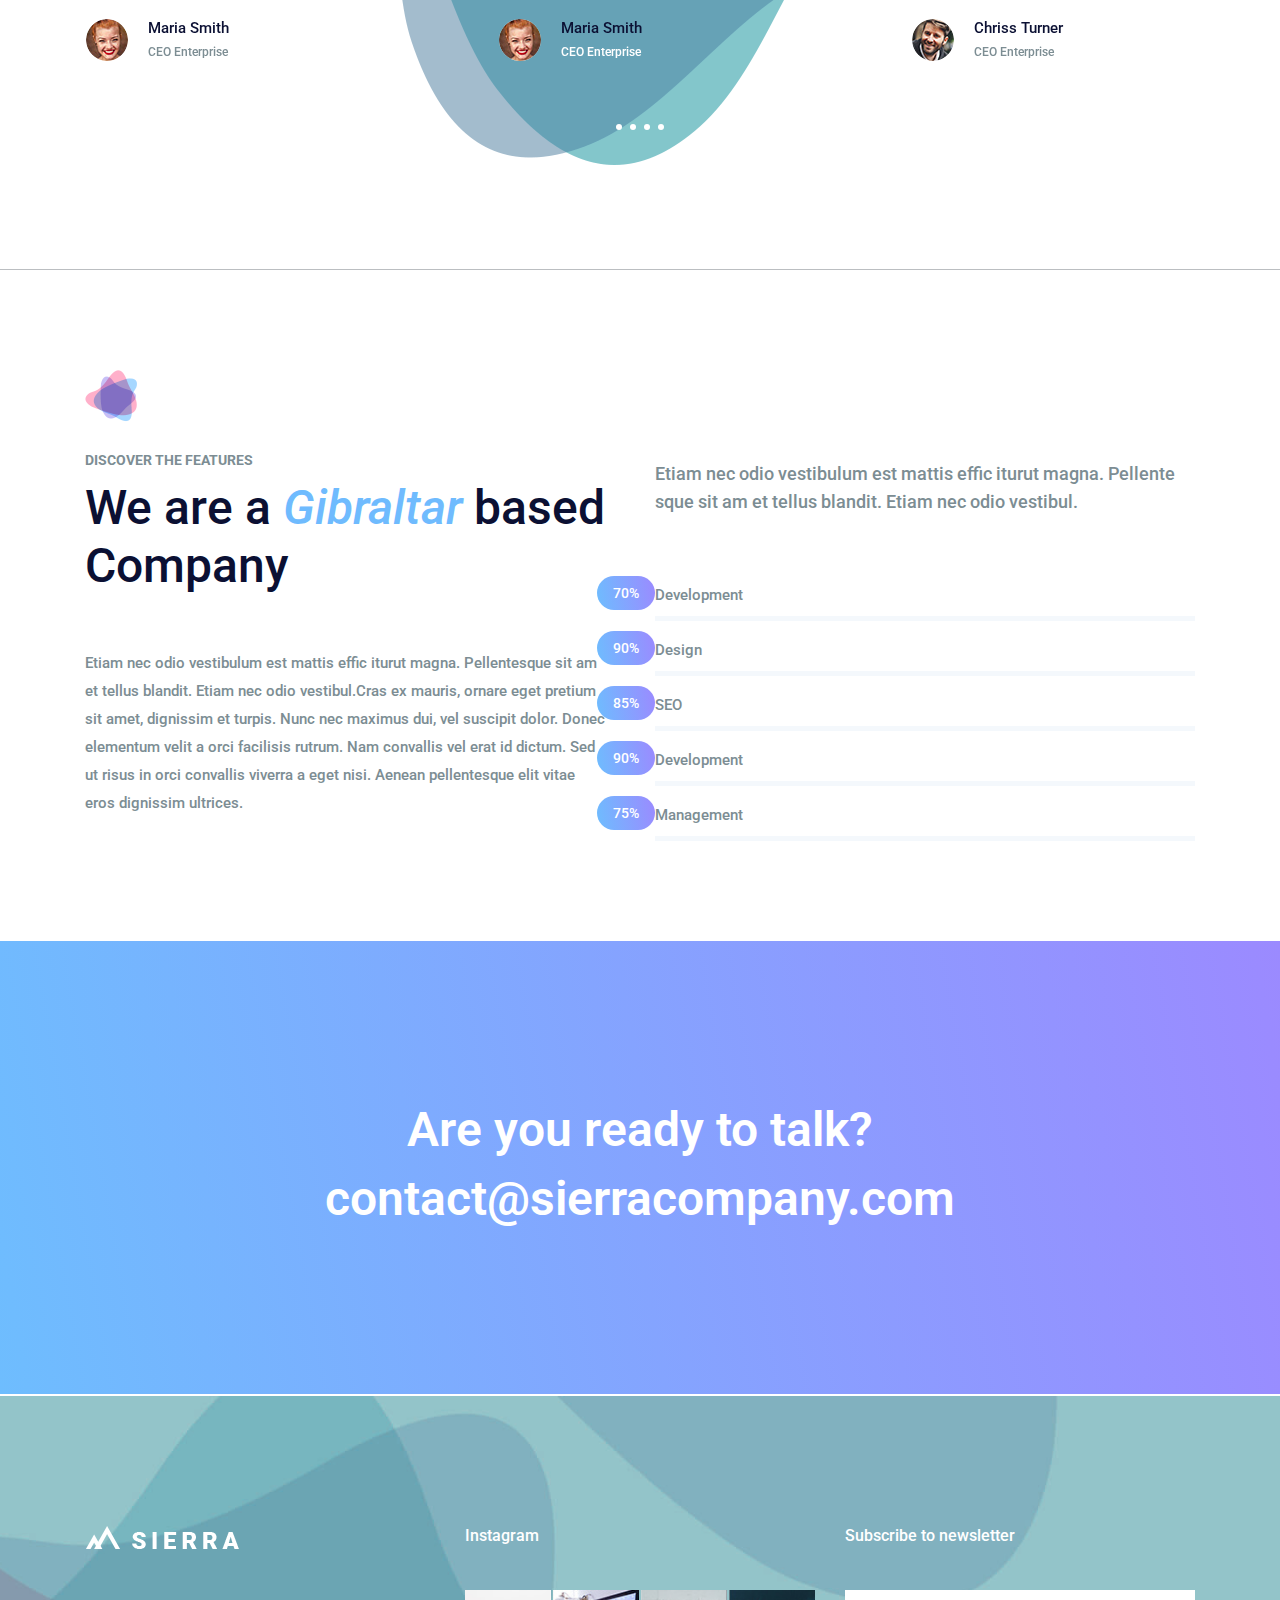
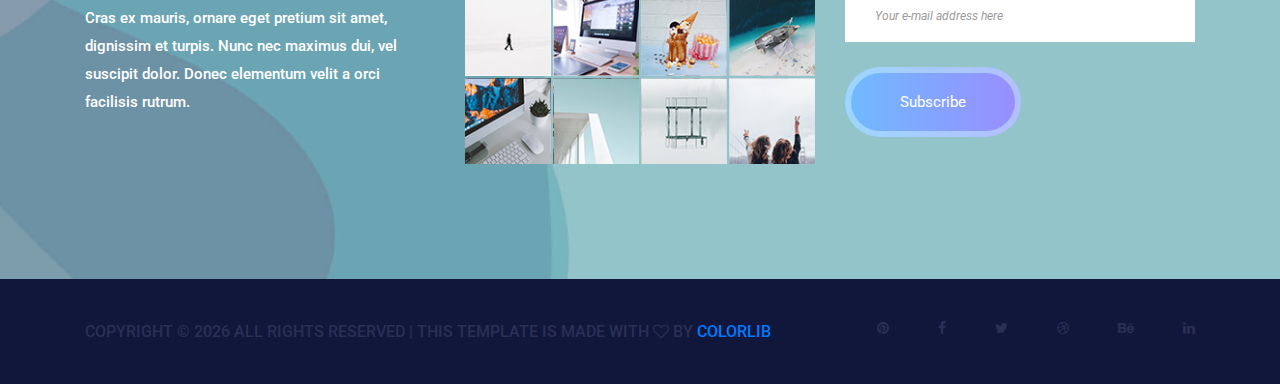
<file: about-us.html>
<!DOCTYPE html>
<html lang="en">
  <head>
    <meta charset="utf-8" />
    <meta http-equiv="X-UA-Compatible" content="IE=edge" />
    <meta name="viewport" content="width=device-width, initial-scale=1" />

    <link rel="icon" href="img/fav-icon.png" type="image/x-icon" />
    <!-- The above 3 meta tags *must* come first in the head; any other head content must come *after* these tags -->
    <title>IQlabcare</title>

    <!-- Icon css link -->
    <link href="css/font-awesome.min.css" rel="stylesheet" />
    <!-- Bootstrap -->
    <link href="css/bootstrap.min.css" rel="stylesheet" />

    <!-- Rev slider css -->
    <link href="vendors/revolution/css/settings.css" rel="stylesheet" />
    <link href="vendors/revolution/css/layers.css" rel="stylesheet" />
    <link href="vendors/revolution/css/navigation.css" rel="stylesheet" />

    <!-- Extra plugin css -->
    <link href="vendors/owl-carousel/owl.carousel.min.css" rel="stylesheet" />
    <link href="vendors/magnify-popup/magnific-popup.css" rel="stylesheet" />

    <link href="css/style.css" rel="stylesheet" />
    <link href="css/responsive.css" rel="stylesheet" />

    <!-- HTML5 shim and Respond.js for IE8 support of HTML5 elements and media queries -->
    <!-- WARNING: Respond.js doesn't work if you view the page via file:// -->
    <!--[if lt IE 9]>
      <script src="https://oss.maxcdn.com/html5shiv/3.7.3/html5shiv.min.js"></script>
      <script src="https://oss.maxcdn.com/respond/1.4.2/respond.min.js"></script>
    <![endif]-->
  </head>
  <body>
    <!--================Header Menu Area =================-->
    <header class="main_menu_area">
      <nav class="navbar navbar-expand-lg navbar-light bg-light">
        <a class="navbar-brand" href="#"><img src="img/logo.png" alt="" /></a>
        <button
          class="navbar-toggler"
          type="button"
          data-toggle="collapse"
          data-target="#navbarSupportedContent"
          aria-controls="navbarSupportedContent"
          aria-expanded="false"
          aria-label="Toggle navigation"
        >
          <span></span>
          <span></span>
          <span></span>
        </button>

        <div class="collapse navbar-collapse" id="navbarSupportedContent">
          <ul class="navbar-nav">
            <li class="nav-item">
              <a class="nav-link" href="index.html">Home</a>
            </li>
            <li class="nav-item active">
              <a class="nav-link" href="about-us.html">About Us</a>
            </li>
            <li class="nav-item">
              <a class="nav-link" href="service.html">Services</a>
            </li>
            <li class="nav-item">
              <a class="nav-link" href="portfolio.html">Portfolio</a>
            </li>
            <li class="nav-item dropdown submenu">
              <a
                class="nav-link dropdown-toggle"
                href="#"
                id="navbarDropdown"
                role="button"
                data-toggle="dropdown"
                aria-haspopup="true"
                aria-expanded="false"
              >
                Blog
              </a>
              <ul class="dropdown-menu" aria-labelledby="navbarDropdown">
                <li class="nav-item">
                  <a class="nav-link" href="blog.html">Blog</a>
                </li>
                <li class="nav-item">
                  <a class="nav-link" href="single-blog.html">Blog Details</a>
                </li>
                <li class="nav-item">
                  <a class="nav-link" href="elements.html">Elements</a>
                </li>
              </ul>
            </li>
            <li class="nav-item">
              <a class="nav-link" href="contact.html">Contact</a>
            </li>
          </ul>
        </div>
      </nav>
    </header>
    <!--================End Header Menu Area =================-->

    <!--================Banner Area =================-->
    <section class="banner_area">
      <div class="container">
        <div class="banner_inner_text">
          <h2>About Us</h2>
          <p>Get to know us</p>
        </div>
      </div>
    </section>
    <!--================End Banner Area =================-->

    <!--================Challange Area =================-->
    <section class="challange_area p_100">
      <div class="container-fluid">
        <div class="row">
          <div class="col-lg-6">
            <div class="challange_text_inner">
              <div class="l_title">
                <img src="img/icon/title-icon.png" alt="" />
                <h6>Discover the features</h6>
                <h2>We don’t hide, we stand tall in front of chalenge</h2>
              </div>
              <p>
                Etiam nec odio vestibulum est mattis effic iturut magna.
                Pellentesque sit am et tellus blandit. Etiam nec odio
                vestibul.Cras ex mauris, ornare eget pretium sit amet, dignissim
                et turpis. Nunc nec maximus dui, vel suscipit dolor. Donec
                elementum velit a orci facilisis rutrum. Nam convallis vel erat
                id dictum. Sed ut risus in orci convallis viverra a eget nisi.
                Aenean pellentesque elit vitae eros dignissim ultrices.
              </p>
              <div class="c_video">
                <a
                  class="popup-youtube"
                  href="https://www.youtube.com/watch?v=62QYQE6k7tg"
                  ><img src="img/icon/video-icon.png" alt="" />See how we work
                </a>
              </div>
            </div>
          </div>
          <div class="col-lg-6 challange_img">
            <div class="challange_img_inner">
              <img class="img-fluid" src="img/popup-photo.jpg" alt="" />
            </div>
          </div>
        </div>
      </div>
    </section>
    <!--================End Challange Area =================-->

    <!--================Testimonials Slider Area =================-->
    <section class="testimonials_area">
      <div class="container">
        <div class="testimonials_slider owl-carousel">
          <div class="item">
            <div class="testi_item">
              <h3>“Simply professionals”</h3>
              <p>
                Etiam nec odio vestibulum est mattis effic iturut magna.
                Pellentesque sit am et tellus blandit. Etiam nec odio vestibul.
                Etiam nec odio vestibulum est mattis effic iturut magna.
                Pellentesque sit am et tellus.
              </p>
              <div class="media">
                <div class="d-flex">
                  <img
                    class="rounded-circle"
                    src="img/testimonials/testi-1.jpg"
                    alt=""
                  />
                </div>
                <div class="media-body">
                  <h4>Maria Smith</h4>
                  <h5>CEO Enterprise</h5>
                </div>
              </div>
            </div>
          </div>
          <div class="item">
            <div class="testi_item">
              <h3>“They are the best”</h3>
              <p>
                Etiam nec odio vestibulum est mattis effic iturut magna.
                Pellentesque sit am et tellus blandit. Etiam nec odio vestibul.
                Etiam nec odio vestibulum est mattis effic iturut magna.
                Pellentesque sit am et tellus.
              </p>
              <div class="media">
                <div class="d-flex">
                  <img
                    class="rounded-circle"
                    src="img/testimonials/testi-2.jpg"
                    alt=""
                  />
                </div>
                <div class="media-body">
                  <h4>Chriss Turner</h4>
                  <h5>CEO Enterprise</h5>
                </div>
              </div>
            </div>
          </div>
          <div class="item">
            <div class="testi_item">
              <h3>“We just love them”</h3>
              <p>
                Etiam nec odio vestibulum est mattis effic iturut magna.
                Pellentesque sit am et tellus blandit. Etiam nec odio vestibul.
                Etiam nec odio vestibulum est mattis effic iturut magna.
                Pellentesque sit am et tellus.
              </p>
              <div class="media">
                <div class="d-flex">
                  <img
                    class="rounded-circle"
                    src="img/testimonials/testi-3.jpg"
                    alt=""
                  />
                </div>
                <div class="media-body">
                  <h4>Julie Smart</h4>
                  <h5>CEO Enterprise</h5>
                </div>
              </div>
            </div>
          </div>
          <div class="item">
            <div class="testi_item">
              <h3>“Simply professionals”</h3>
              <p>
                Etiam nec odio vestibulum est mattis effic iturut magna.
                Pellentesque sit am et tellus blandit. Etiam nec odio vestibul.
                Etiam nec odio vestibulum est mattis effic iturut magna.
                Pellentesque sit am et tellus.
              </p>
              <div class="media">
                <div class="d-flex">
                  <img
                    class="rounded-circle"
                    src="img/testimonials/testi-1.jpg"
                    alt=""
                  />
                </div>
                <div class="media-body">
                  <h4>Maria Smith</h4>
                  <h5>CEO Enterprise</h5>
                </div>
              </div>
            </div>
          </div>
        </div>
      </div>
    </section>
    <!--================End Testimonials Slider Area =================-->

    <!--================We Are Company Area =================-->
    <section class="we_company_area p_100">
      <div class="container">
        <div class="row company_inner">
          <div class="col-lg-6">
            <div class="left_company_text">
              <div class="l_title">
                <img src="img/icon/title-icon.png" alt="" />
                <h6>Discover the features</h6>
                <h2>We are a <span>Gibraltar</span> based Company</h2>
              </div>
              <p>
                Etiam nec odio vestibulum est mattis effic iturut magna.
                Pellentesque sit am et tellus blandit. Etiam nec odio
                vestibul.Cras ex mauris, ornare eget pretium sit amet, dignissim
                et turpis. Nunc nec maximus dui, vel suscipit dolor. Donec
                elementum velit a orci facilisis rutrum. Nam convallis vel erat
                id dictum. Sed ut risus in orci convallis viverra a eget nisi.
                Aenean pellentesque elit vitae eros dignissim ultrices.
              </p>
            </div>
          </div>
          <div class="col-lg-6">
            <div class="company_skill">
              <p>
                Etiam nec odio vestibulum est mattis effic iturut magna.
                Pellente sque sit am et tellus blandit. Etiam nec odio vestibul.
              </p>
              <div class="our_skill_inner">
                <div class="single_skill">
                  <h3>Development</h3>
                  <div class="progress" data-value="70">
                    <div class="progress-bar">
                      <div class="progress_parcent">
                        <span class="counter">70</span>%
                      </div>
                    </div>
                  </div>
                </div>
                <div class="single_skill">
                  <h3>Design</h3>
                  <div class="progress" data-value="90">
                    <div class="progress-bar">
                      <div class="progress_parcent">
                        <span class="counter">90</span>%
                      </div>
                    </div>
                  </div>
                </div>
                <div class="single_skill">
                  <h3>SEO</h3>
                  <div class="progress" data-value="85">
                    <div class="progress-bar">
                      <div class="progress_parcent">
                        <span class="counter">85</span>%
                      </div>
                    </div>
                  </div>
                </div>
                <div class="single_skill">
                  <h3>Development</h3>
                  <div class="progress" data-value="90">
                    <div class="progress-bar">
                      <div class="progress_parcent">
                        <span class="counter">90</span>%
                      </div>
                    </div>
                  </div>
                </div>
                <div class="single_skill">
                  <h3>Management</h3>
                  <div class="progress" data-value="75">
                    <div class="progress-bar">
                      <div class="progress_parcent">
                        <span class="counter">75</span>%
                      </div>
                    </div>
                  </div>
                </div>
              </div>
            </div>
          </div>
        </div>
      </div>
    </section>
    <!--================End We Are Company Area =================-->

    <!--================End We Are Company Area =================-->
    <section class="talk_area">
      <div class="container">
        <div class="talk_text">
          <h4>Are you ready to talk?</h4>
          <a href="mailto:contact@sierracompany.com"
            >contact@sierracompany.com</a
          >
        </div>
      </div>
    </section>
    <!--================End We Are Company Area =================-->

    <!--================Footer Area =================-->
    <footer class="footr_area">
      <div class="footer_widget_area">
        <div class="container">
          <div class="row footer_widget_inner">
            <div class="col-lg-4 col-sm-6">
              <aside class="f_widget f_about_widget">
                <img src="img/footer-logo.png" alt="" />
                <p>
                  Cras ex mauris, ornare eget pretium sit amet, dignissim et
                  turpis. Nunc nec maximus dui, vel suscipit dolor. Donec
                  elementum velit a orci facilisis rutrum.
                </p>
              </aside>
            </div>
            <div class="col-lg-4 col-sm-6">
              <aside class="f_widget f_insta_widget">
                <div class="f_title">
                  <h3>Instagram</h3>
                </div>
                <ul>
                  <li>
                    <a href="#"><img src="img/instagram/ins-1.jpg" alt="" /></a>
                  </li>
                  <li>
                    <a href="#"><img src="img/instagram/ins-2.jpg" alt="" /></a>
                  </li>
                  <li>
                    <a href="#"><img src="img/instagram/ins-3.jpg" alt="" /></a>
                  </li>
                  <li>
                    <a href="#"><img src="img/instagram/ins-4.jpg" alt="" /></a>
                  </li>
                  <li>
                    <a href="#"><img src="img/instagram/ins-5.jpg" alt="" /></a>
                  </li>
                  <li>
                    <a href="#"><img src="img/instagram/ins-6.jpg" alt="" /></a>
                  </li>
                  <li>
                    <a href="#"><img src="img/instagram/ins-7.jpg" alt="" /></a>
                  </li>
                  <li>
                    <a href="#"><img src="img/instagram/ins-8.jpg" alt="" /></a>
                  </li>
                </ul>
              </aside>
            </div>
            <div class="col-lg-4 col-sm-6">
              <aside class="f_widget f_subs_widget">
                <div class="f_title">
                  <h3>Subscribe to newsletter</h3>
                </div>
                <div class="input-group">
                  <input
                    type="text"
                    class="form-control"
                    placeholder="Your e-mail address here"
                    aria-label="Your e-mail address here"
                  />
                  <span class="input-group-btn">
                    <button class="btn btn-secondary submit_btn" type="button">
                      Subscribe
                    </button>
                  </span>
                </div>
              </aside>
            </div>
          </div>
        </div>
      </div>
      <div class="footer_copyright">
        <div class="container">
          <div class="float-sm-left">
            <h5>
              <!-- Link back to Colorlib can't be removed. Template is licensed under CC BY 3.0. -->
              Copyright &copy;
              <script>
                document.write(new Date().getFullYear());
              </script>
              All rights reserved | This template is made with
              <i class="fa fa-heart-o" aria-hidden="true"></i> by
              <a href="https://colorlib.com" target="_blank">Colorlib</a>
              <!-- Link back to Colorlib can't be removed. Template is licensed under CC BY 3.0. -->
            </h5>
          </div>
          <div class="float-sm-right">
            <ul>
              <li>
                <a href="#"><i class="fa fa-pinterest"></i></a>
              </li>
              <li>
                <a href="#"><i class="fa fa-facebook"></i></a>
              </li>
              <li>
                <a href="#"><i class="fa fa-twitter"></i></a>
              </li>
              <li>
                <a href="#"><i class="fa fa-dribbble"></i></a>
              </li>
              <li>
                <a href="#"><i class="fa fa-behance"></i></a>
              </li>
              <li>
                <a href="#"><i class="fa fa-linkedin"></i></a>
              </li>
            </ul>
          </div>
        </div>
      </div>
    </footer>
    <!--================End Footer Area =================-->

    <!-- jQuery (necessary for Bootstrap's JavaScript plugins) -->
    <script src="js/jquery-3.2.1.min.js"></script>
    <!-- Include all compiled plugins (below), or include individual files as needed -->
    <script src="js/popper.min.js"></script>
    <script src="js/bootstrap.min.js"></script>
    <!-- Rev slider js -->
    <script src="vendors/revolution/js/jquery.themepunch.tools.min.js"></script>
    <script src="vendors/revolution/js/jquery.themepunch.revolution.min.js"></script>
    <script src="vendors/revolution/js/extensions/revolution.extension.actions.min.js"></script>
    <script src="vendors/revolution/js/extensions/revolution.extension.video.min.js"></script>
    <script src="vendors/revolution/js/extensions/revolution.extension.slideanims.min.js"></script>
    <script src="vendors/revolution/js/extensions/revolution.extension.layeranimation.min.js"></script>
    <script src="vendors/revolution/js/extensions/revolution.extension.navigation.min.js"></script>
    <script src="vendors/revolution/js/extensions/revolution.extension.slideanims.min.js"></script>
    <!-- Extra plugin css -->
    <script src="vendors/counterup/jquery.waypoints.min.js"></script>
    <script src="vendors/counterup/jquery.counterup.min.js"></script>
    <script src="vendors/counterup/apear.js"></script>
    <script src="vendors/counterup/countto.js"></script>
    <script src="vendors/owl-carousel/owl.carousel.min.js"></script>
    <script src="vendors/magnify-popup/jquery.magnific-popup.min.js"></script>
    <script src="js/smoothscroll.js"></script>

    <script src="js/theme.js"></script>
  </body>
</html>
</file>
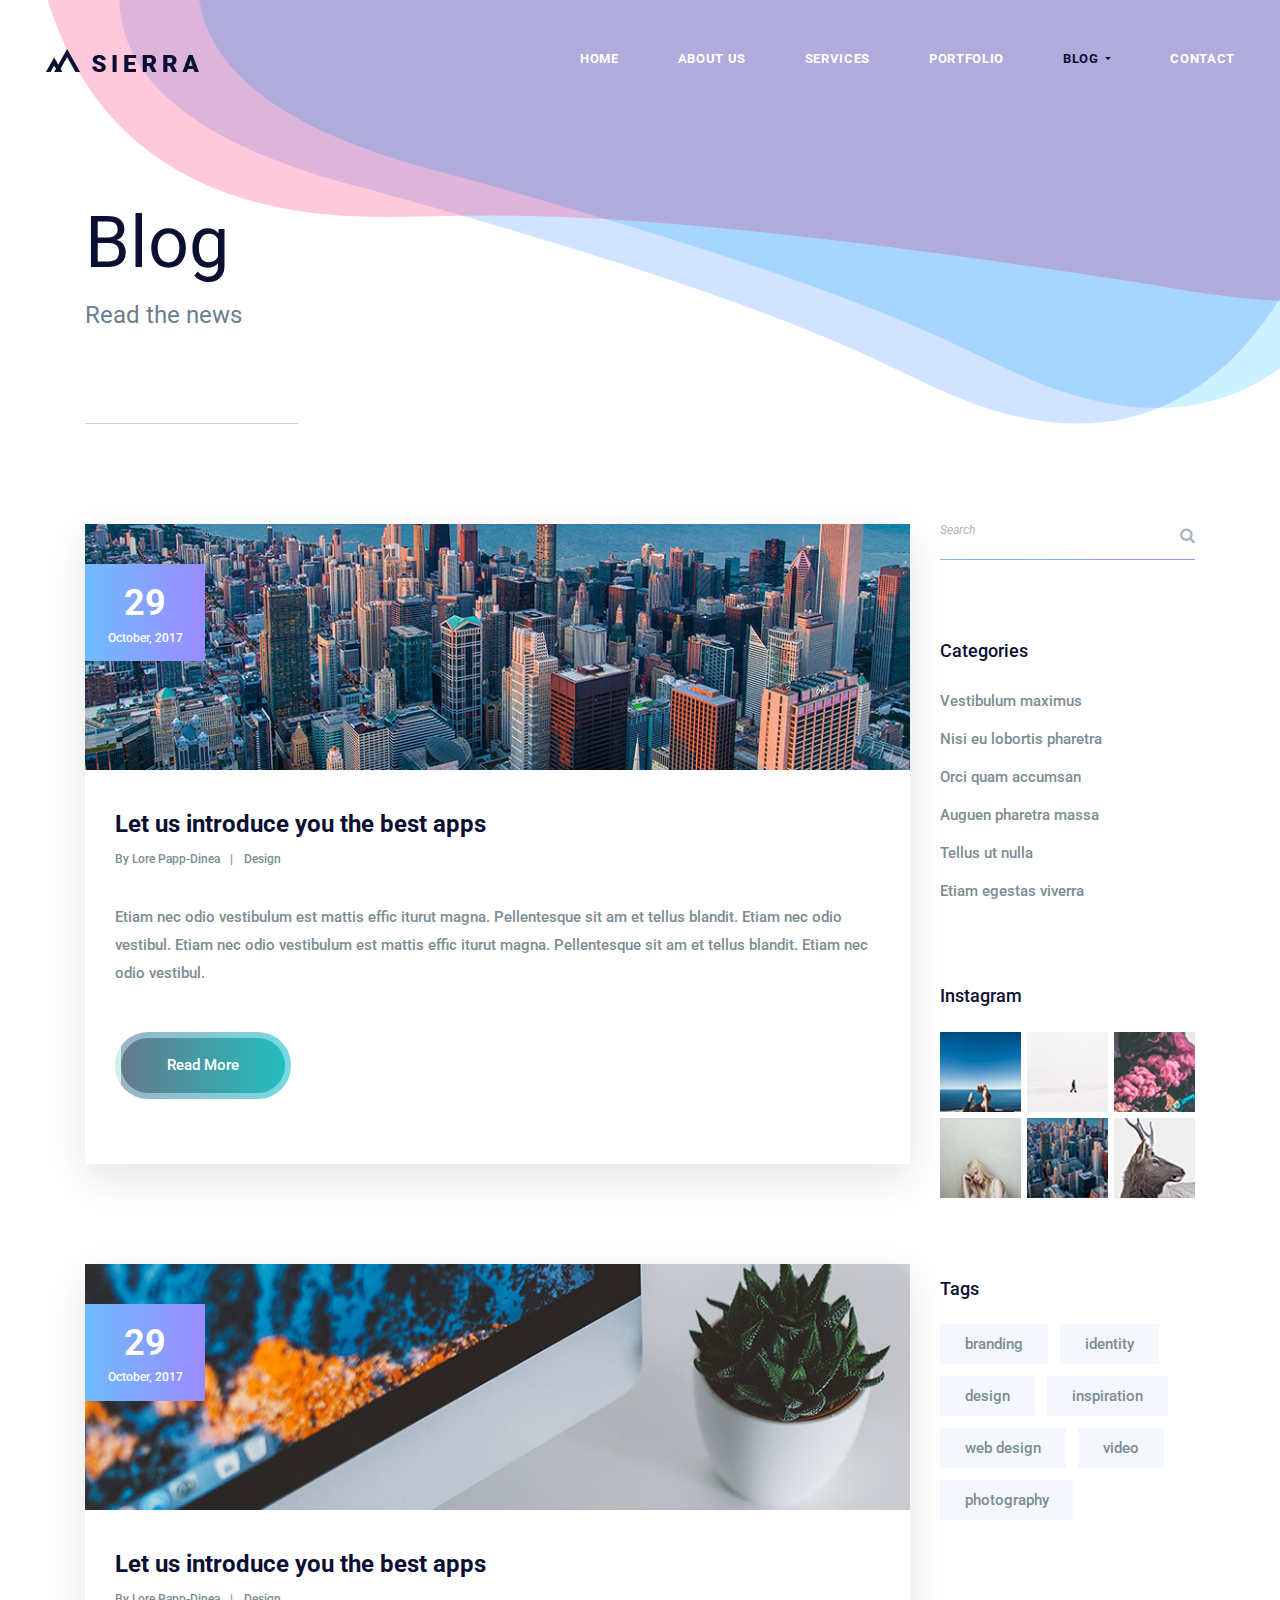
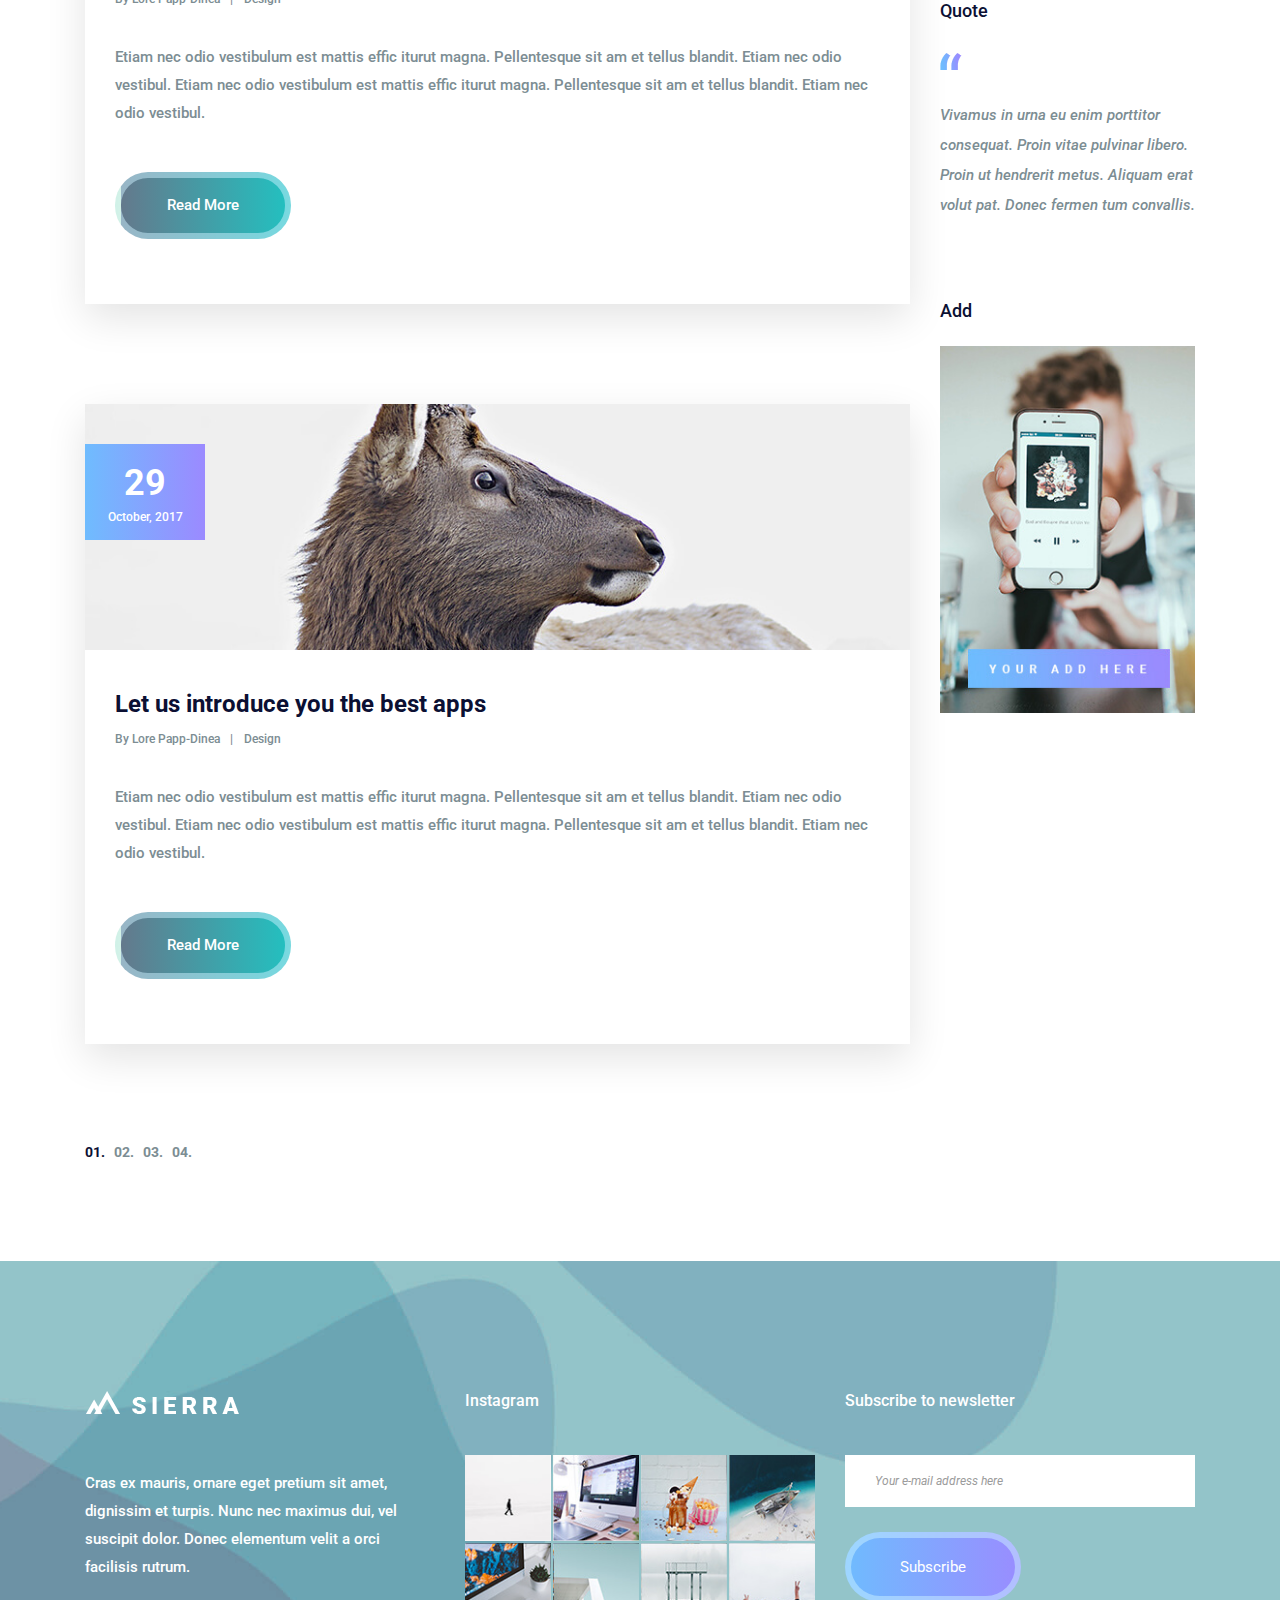
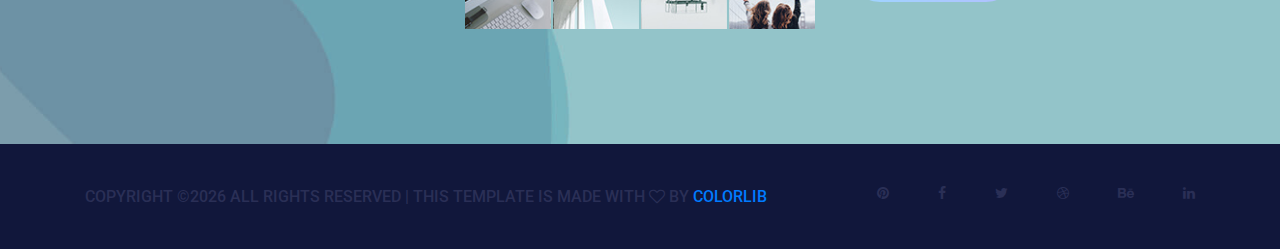
<file: blog.html>
<!DOCTYPE html>
<html lang="en">
    <head>
        <meta charset="utf-8">
        <meta http-equiv="X-UA-Compatible" content="IE=edge">
        <meta name="viewport" content="width=device-width, initial-scale=1">
        
        <link rel="icon" href="img/fav-icon.png" type="image/x-icon" />
        <!-- The above 3 meta tags *must* come first in the head; any other head content must come *after* these tags -->
        <title>IQlabcare</title>

        <!-- Icon css link -->
        <link href="css/font-awesome.min.css" rel="stylesheet">
        <!-- Bootstrap -->
        <link href="css/bootstrap.min.css" rel="stylesheet">
        
        <!-- Rev slider css -->
        <link href="vendors/revolution/css/settings.css" rel="stylesheet">
        <link href="vendors/revolution/css/layers.css" rel="stylesheet">
        <link href="vendors/revolution/css/navigation.css" rel="stylesheet">
        
        <!-- Extra plugin css -->
        <link href="vendors/owl-carousel/owl.carousel.min.css" rel="stylesheet">
        <link href="vendors/magnify-popup/magnific-popup.css" rel="stylesheet">
        
        
        <link href="css/style.css" rel="stylesheet">
        <link href="css/responsive.css" rel="stylesheet">

        <!-- HTML5 shim and Respond.js for IE8 support of HTML5 elements and media queries -->
        <!-- WARNING: Respond.js doesn't work if you view the page via file:// -->
        <!--[if lt IE 9]>
        <script src="https://oss.maxcdn.com/html5shiv/3.7.3/html5shiv.min.js"></script>
        <script src="https://oss.maxcdn.com/respond/1.4.2/respond.min.js"></script>
        <![endif]-->
    </head>
    <body>
        
        <!--================Header Menu Area =================-->
        <header class="main_menu_area">
            <nav class="navbar navbar-expand-lg navbar-light bg-light">
                <a class="navbar-brand" href="#"><img src="img/logo.png" alt=""></a>
                <button class="navbar-toggler" type="button" data-toggle="collapse" data-target="#navbarSupportedContent" aria-controls="navbarSupportedContent" aria-expanded="false" aria-label="Toggle navigation">
                    <span></span>
                    <span></span>
                    <span></span>
                </button>

                <div class="collapse navbar-collapse" id="navbarSupportedContent">
                    <ul class="navbar-nav">
                        <li class="nav-item"><a class="nav-link" href="index.html">Home</a></li>
                        <li class="nav-item"><a class="nav-link" href="about-us.html">About Us</a></li>
                        <li class="nav-item"><a class="nav-link" href="service.html">Services</a></li>
                        <li class="nav-item"><a class="nav-link" href="portfolio.html">Portfolio</a></li>
                        <li class="nav-item dropdown submenu active">
                            <a class="nav-link dropdown-toggle" href="#" id="navbarDropdown" role="button" data-toggle="dropdown" aria-haspopup="true" aria-expanded="false">
                            Blog
                            </a>
                            <ul class="dropdown-menu" aria-labelledby="navbarDropdown">
                                <li class="nav-item"><a class="nav-link" href="blog.html">Blog</a></li>
                                <li class="nav-item"><a class="nav-link" href="single-blog.html">Blog Details</a></li>
                                <li class="nav-item"><a class="nav-link" href="elements.html">Elements</a></li>
                            </ul>
                        </li>
                        <li class="nav-item"><a class="nav-link" href="contact.html">Contact</a></li>
                    </ul>
                </div>
            </nav>
        </header>
        <!--================End Header Menu Area =================-->
        
        <!--================Banner Area =================-->
        <section class="banner_area">
            <div class="container">
                <div class="banner_inner_text">
                    <h2>Blog</h2>
                    <p>Read the news</p>
                </div>
            </div>
        </section>
        <!--================End Banner Area =================-->
        
        <!--================Blog Main Area =================-->
        <section class="blog_main_area p_100">
            <div class="container">
                <div class="row">
                    <div class="col-lg-9">
                        <div class="blog_main_inner">
                            <div class="blog_main_item">
                                <div class="blog_img">
                                    <img class="img-fluid" src="img/blog/blog-1.jpg" alt="">
                                    <div class="blog_date">
                                        <h4>29</h4>
                                        <h5>October, 2017</h5>
                                    </div>
                                </div>
                                <div class="blog_text">
                                    <a href="#"><h4>Let us introduce you the best apps</h4></a>
                                    <div class="blog_author">
                                        <a href="#">By Lore Papp-Dinea</a>
                                        <a href="#">Design</a>
                                    </div>
                                    <p>Etiam nec odio vestibulum est mattis effic iturut magna. Pellentesque sit am et tellus blandit. Etiam nec odio vestibul. Etiam nec odio vestibulum est mattis effic iturut magna. Pellentesque sit am et tellus blandit. Etiam nec odio vestibul. </p>
                                    <a class="more_btn" href="#">Read More</a>
                                </div>
                            </div>
                            <div class="blog_main_item">
                                <div class="blog_img">
                                    <img class="img-fluid" src="img/blog/blog-2.jpg" alt="">
                                    <div class="blog_date">
                                        <h4>29</h4>
                                        <h5>October, 2017</h5>
                                    </div>
                                </div>
                                <div class="blog_text">
                                    <a href="#"><h4>Let us introduce you the best apps</h4></a>
                                    <div class="blog_author">
                                        <a href="#">By Lore Papp-Dinea</a>
                                        <a href="#">Design</a>
                                    </div>
                                    <p>Etiam nec odio vestibulum est mattis effic iturut magna. Pellentesque sit am et tellus blandit. Etiam nec odio vestibul. Etiam nec odio vestibulum est mattis effic iturut magna. Pellentesque sit am et tellus blandit. Etiam nec odio vestibul. </p>
                                    <a class="more_btn" href="#">Read More</a>
                                </div>
                            </div>
                            <div class="blog_main_item">
                                <div class="blog_img">
                                    <img class="img-fluid" src="img/blog/blog-3.jpg" alt="">
                                    <div class="blog_date">
                                        <h4>29</h4>
                                        <h5>October, 2017</h5>
                                    </div>
                                </div>
                                <div class="blog_text">
                                    <a href="#"><h4>Let us introduce you the best apps</h4></a>
                                    <div class="blog_author">
                                        <a href="#">By Lore Papp-Dinea</a>
                                        <a href="#">Design</a>
                                    </div>
                                    <p>Etiam nec odio vestibulum est mattis effic iturut magna. Pellentesque sit am et tellus blandit. Etiam nec odio vestibul. Etiam nec odio vestibulum est mattis effic iturut magna. Pellentesque sit am et tellus blandit. Etiam nec odio vestibul. </p>
                                    <a class="more_btn" href="#">Read More</a>
                                </div>
                            </div>
                        </div>
                    </div>
                    <div class="col-lg-3">
                        <div class="blog_right_sidebar">
                            <aside class="r_widget search_widget">
                                <div class="input-group">
                                    <input type="text" class="form-control" placeholder="Search" aria-label="Search">
                                    <span class="input-group-btn">
                                        <button class="btn btn-secondary" type="button"><i class="fa fa-search"></i></button>
                                    </span>
                                </div>
                            </aside>
                            <aside class="r_widget categories_widget">
                                <div class="r_w_title">
                                    <h3>Categories</h3>
                                </div>
                                <ul>
                                    <li><a href="#">Vestibulum maximus</a></li>
                                    <li><a href="#">Nisi eu lobortis pharetra</a></li>
                                    <li><a href="#">Orci quam accumsan</a></li>
                                    <li><a href="#">Auguen pharetra massa</a></li>
                                    <li><a href="#">Tellus ut nulla</a></li>
                                    <li><a href="#"> Etiam egestas viverra </a></li>
                                </ul>
                            </aside>
                            <aside class="r_widget insta_widget">
                                <div class="r_w_title">
                                    <h3>Instagram</h3>
                                </div>
                                <ul>
                                    <li><a href="https://www.instagram.com/?hl=en">
                                        <img class="img-fluid" src="img/instagram/right-instagram/r-in-1.jpg" alt="">
                                    </a></li>
                                    <li><a href="https://www.instagram.com/?hl=en">
                                        <img class="img-fluid" src="img/instagram/right-instagram/r-in-2.jpg" alt="">
                                    </a></li>
                                    <li><a href="https://www.instagram.com/?hl=en">
                                        <img class="img-fluid" src="img/instagram/right-instagram/r-in-3.jpg" alt="">
                                    </a></li>
                                    <li><a href="https://www.instagram.com/?hl=en">
                                        <img class="img-fluid" src="img/instagram/right-instagram/r-in-4.jpg" alt="">
                                    </a></li>
                                    <li><a href="https://www.instagram.com/?hl=en">
                                        <img class="img-fluid" src="img/instagram/right-instagram/r-in-5.jpg" alt="">
                                    </a></li>
                                    <li><a href="https://www.instagram.com/?hl=en">
                                        <img class="img-fluid" src="img/instagram/right-instagram/r-in-6.jpg" alt="">
                                    </a></li>
                                </ul>
                            </aside>
                            <aside class="r_widget tag_widget">
                                <div class="r_w_title">
                                    <h3>Tags</h3>
                                </div>
                                <ul>
                                    <li><a href="#">branding</a></li>
                                    <li><a href="#">identity</a></li>
                                    <li><a href="#">design</a></li>
                                    <li><a href="#">inspiration</a></li>
                                    <li><a href="#">web design</a></li>
                                    <li><a href="#">video</a></li>
                                    <li><a href="#">photography</a></li>
                                </ul>
                            </aside>
                            <aside class="r_widget quote_widget">
                                <div class="r_w_title">
                                    <h3>Quote</h3>
                                </div>
                                <img src="img/icon/quote-icon.png" alt="">
                                <p>Vivamus in urna eu enim porttitor consequat. Proin vitae pulvinar libero. Proin ut hendrerit metus. Aliquam erat volut pat. Donec fermen tum convallis.</p>
                            </aside>
                            <aside class="r_widget add_widget">
                                <div class="r_w_title">
                                    <h3>Add</h3>
                                </div>
                                <img class="img-fluid" src="img/add.jpg" alt="">
                            </aside>
                        </div>
                    </div>
                </div>
                <nav aria-label="Page navigation example" class="pagination_area">
                    <ul class="pagination">
                        <li class="page-item active"><a class="page-link" href="#">01.</a></li>
                        <li class="page-item"><a class="page-link" href="#">02.</a></li>
                        <li class="page-item"><a class="page-link" href="#">03.</a></li>
                        <li class="page-item"><a class="page-link" href="#">04.</a></li>
                    </ul>
                </nav>
            </div>
        </section>
        <!--================End Blog Main Area =================-->
        
        <!--================Footer Area =================-->
        <footer class="footr_area">
            <div class="footer_widget_area">
                <div class="container">
                    <div class="row footer_widget_inner">
                        <div class="col-lg-4 col-sm-6">
                            <aside class="f_widget f_about_widget">
                                <img src="img/footer-logo.png" alt="">
                                <p>Cras ex mauris, ornare eget pretium sit amet, dignissim et turpis. Nunc nec maximus dui, vel suscipit dolor. Donec elementum velit a orci facilisis rutrum.</p>
                            </aside>
                        </div>
                        <div class="col-lg-4 col-sm-6">
                            <aside class="f_widget f_insta_widget">
                                <div class="f_title">
                                    <h3>Instagram</h3>
                                </div>
                                <ul>
                                    <li><a href="#"><img src="img/instagram/ins-1.jpg" alt=""></a></li>
                                    <li><a href="#"><img src="img/instagram/ins-2.jpg" alt=""></a></li>
                                    <li><a href="#"><img src="img/instagram/ins-3.jpg" alt=""></a></li>
                                    <li><a href="#"><img src="img/instagram/ins-4.jpg" alt=""></a></li>
                                    <li><a href="#"><img src="img/instagram/ins-5.jpg" alt=""></a></li>
                                    <li><a href="#"><img src="img/instagram/ins-6.jpg" alt=""></a></li>
                                    <li><a href="#"><img src="img/instagram/ins-7.jpg" alt=""></a></li>
                                    <li><a href="#"><img src="img/instagram/ins-8.jpg" alt=""></a></li>
                                </ul>
                            </aside>
                        </div>
                        <div class="col-lg-4 col-sm-6">
                            <aside class="f_widget f_subs_widget">
                                <div class="f_title">
                                    <h3>Subscribe to newsletter</h3>
                                </div>
                                <div class="input-group">
                                    <input type="text" class="form-control" placeholder="Your e-mail address here" aria-label="Your e-mail address here">
                                    <span class="input-group-btn">
                                        <button class="btn btn-secondary submit_btn" type="button">Subscribe</button>
                                    </span>
                                </div>
                            </aside>
                        </div>
                    </div>
                </div>
            </div>
            <div class="footer_copyright">
                <div class="container">
                    <div class="float-sm-left">
                        <h5><!-- Link back to Colorlib can't be removed. Template is licensed under CC BY 3.0. -->
Copyright &copy;<script>document.write(new Date().getFullYear());</script> All rights reserved | This template is made with <i class="fa fa-heart-o" aria-hidden="true"></i> by <a href="https://colorlib.com" target="_blank">Colorlib</a>
<!-- Link back to Colorlib can't be removed. Template is licensed under CC BY 3.0. --></h5>
                    </div>
                    <div class="float-sm-right">
                        <ul>
                            <li><a href="#"><i class="fa fa-pinterest"></i></a></li>
                            <li><a href="#"><i class="fa fa-facebook"></i></a></li>
                            <li><a href="#"><i class="fa fa-twitter"></i></a></li>
                            <li><a href="#"><i class="fa fa-dribbble"></i></a></li>
                            <li><a href="#"><i class="fa fa-behance"></i></a></li>
                            <li><a href="#"><i class="fa fa-linkedin"></i></a></li>
                        </ul>
                    </div>
                </div>
            </div>
        </footer>
        <!--================End Footer Area =================-->
        
        
        
        
        <!-- jQuery (necessary for Bootstrap's JavaScript plugins) -->
        <script src="js/jquery-3.2.1.min.js"></script>
        <!-- Include all compiled plugins (below), or include individual files as needed -->
        <script src="js/popper.min.js"></script>
        <script src="js/bootstrap.min.js"></script>
        <!-- Rev slider js -->
        <script src="vendors/revolution/js/jquery.themepunch.tools.min.js"></script>
        <script src="vendors/revolution/js/jquery.themepunch.revolution.min.js"></script>
        <script src="vendors/revolution/js/extensions/revolution.extension.actions.min.js"></script>
        <script src="vendors/revolution/js/extensions/revolution.extension.video.min.js"></script>
        <script src="vendors/revolution/js/extensions/revolution.extension.slideanims.min.js"></script>
        <script src="vendors/revolution/js/extensions/revolution.extension.layeranimation.min.js"></script>
        <script src="vendors/revolution/js/extensions/revolution.extension.navigation.min.js"></script>
        <script src="vendors/revolution/js/extensions/revolution.extension.slideanims.min.js"></script>
        <!-- Extra plugin css -->
        <script src="vendors/counterup/jquery.waypoints.min.js"></script>
        <script src="vendors/counterup/jquery.counterup.min.js"></script> 
        <script src="vendors/counterup/apear.js"></script>
        <script src="vendors/counterup/countto.js"></script>
        <script src="vendors/owl-carousel/owl.carousel.min.js"></script>
        <script src="vendors/magnify-popup/jquery.magnific-popup.min.js"></script>
        <script src="js/smoothscroll.js"></script>
        <script src="vendors/circle-bar/circle-progress.min.js"></script>
        <script src="vendors/circle-bar/plugins.js"></script>
        <script src="vendors/isotope/imagesloaded.pkgd.min.js"></script>
        <script src="vendors/isotope/isotope.pkgd.min.js"></script>
        
        <script src="js/circle-active.js"></script>
        <script src="js/theme.js"></script>
    </body>
</html>
</file>
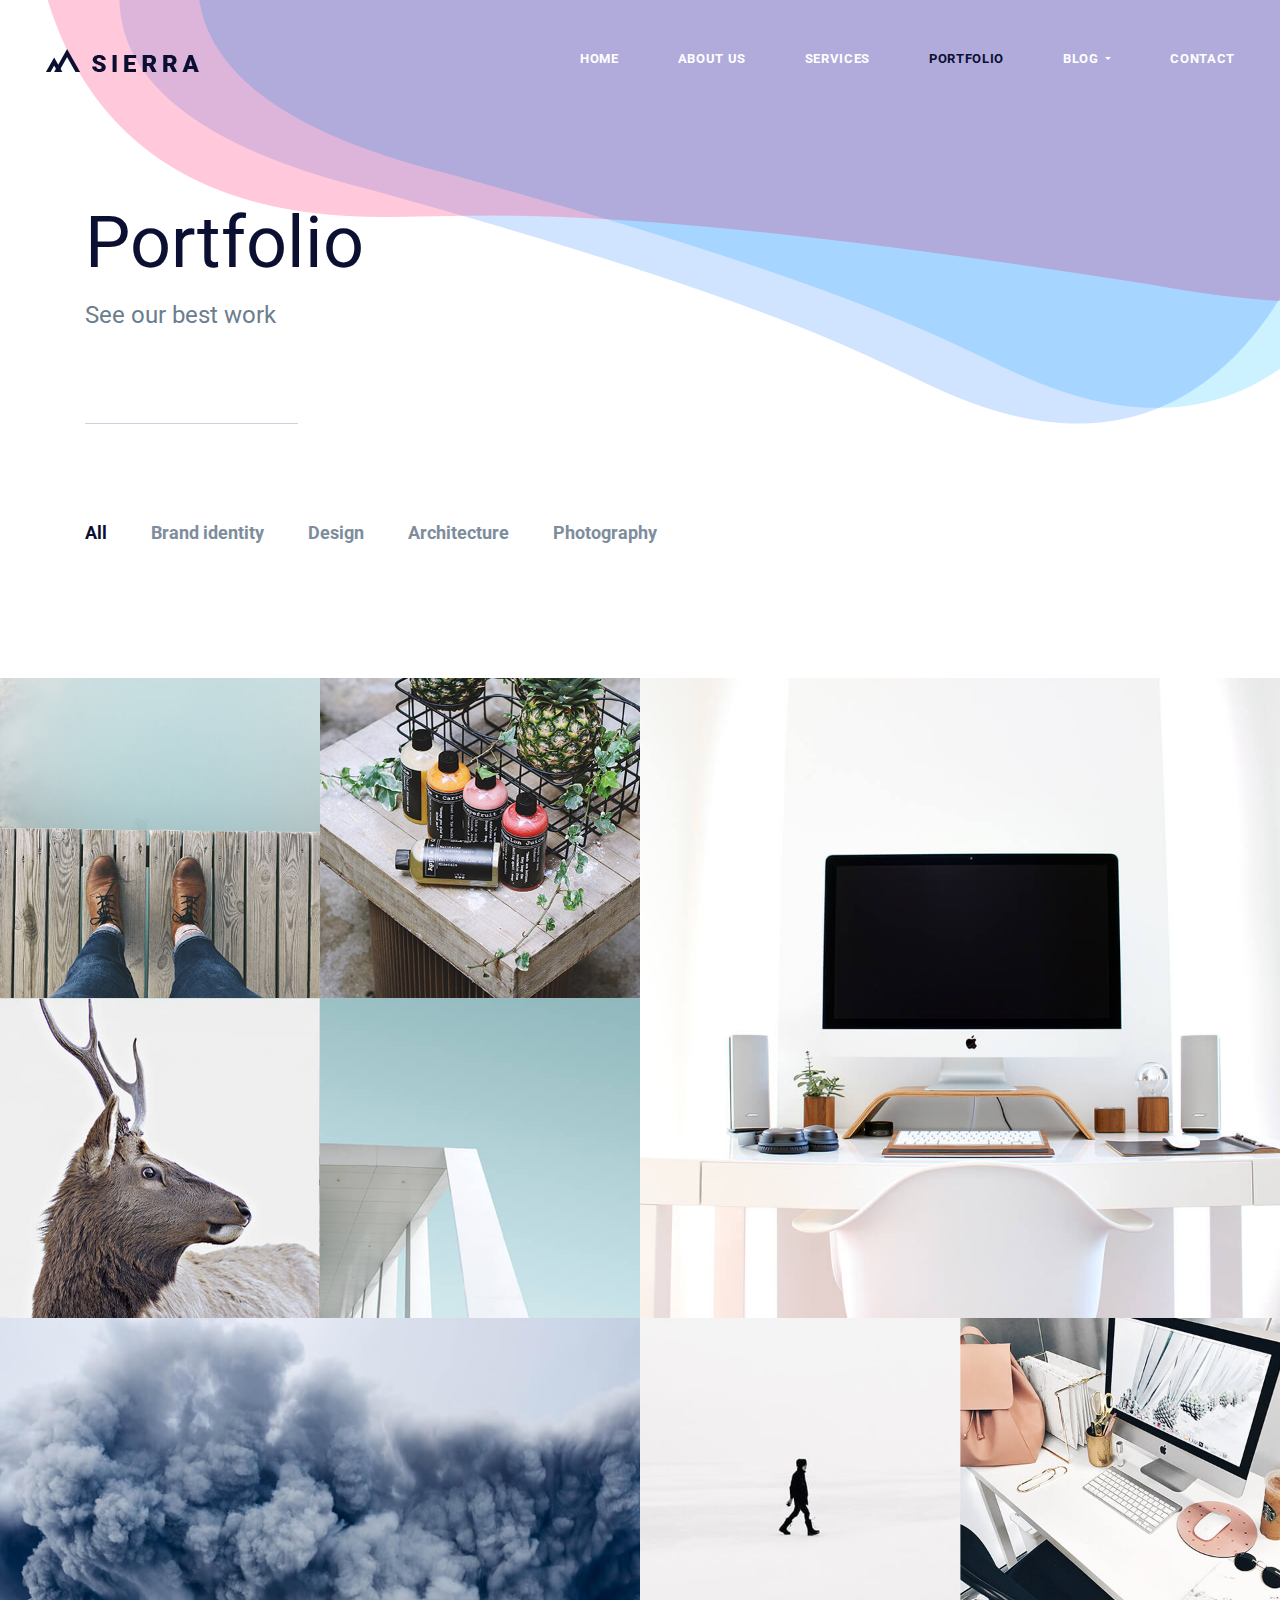
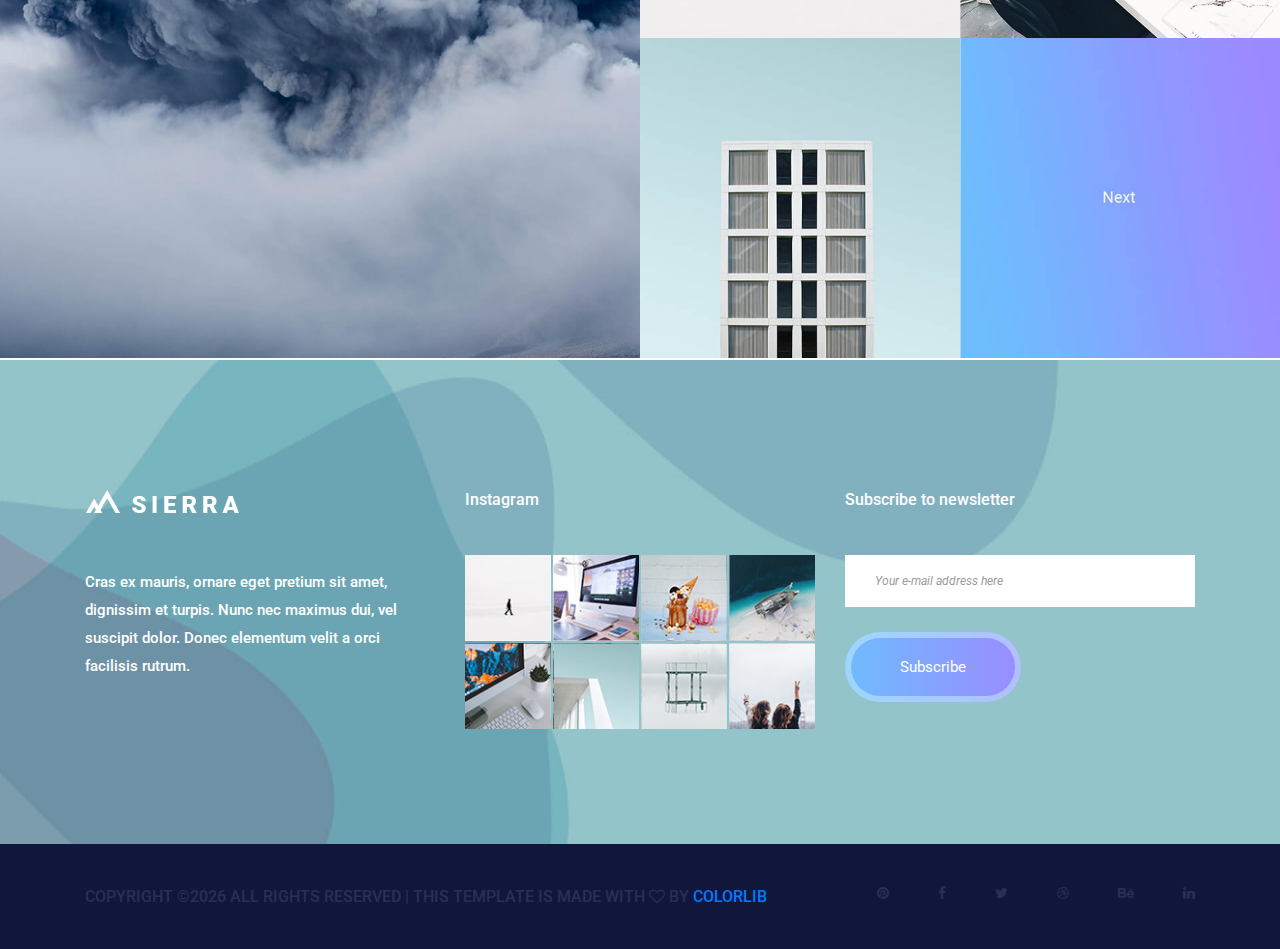
<file: portfolio.html>
<!DOCTYPE html>
<html lang="en">
    <head>
        <meta charset="utf-8">
        <meta http-equiv="X-UA-Compatible" content="IE=edge">
        <meta name="viewport" content="width=device-width, initial-scale=1">
        
        <link rel="icon" href="img/fav-icon.png" type="image/x-icon" />
        <!-- The above 3 meta tags *must* come first in the head; any other head content must come *after* these tags -->
        <title>IQlabcare</title>

        <!-- Icon css link -->
        <link href="css/font-awesome.min.css" rel="stylesheet">
        <!-- Bootstrap -->
        <link href="css/bootstrap.min.css" rel="stylesheet">
        
        <!-- Rev slider css -->
        <link href="vendors/revolution/css/settings.css" rel="stylesheet">
        <link href="vendors/revolution/css/layers.css" rel="stylesheet">
        <link href="vendors/revolution/css/navigation.css" rel="stylesheet">
        
        <!-- Extra plugin css -->
        <link href="vendors/owl-carousel/owl.carousel.min.css" rel="stylesheet">
        <link href="vendors/magnify-popup/magnific-popup.css" rel="stylesheet">
        
        
        <link href="css/style.css" rel="stylesheet">
        <link href="css/responsive.css" rel="stylesheet">

        <!-- HTML5 shim and Respond.js for IE8 support of HTML5 elements and media queries -->
        <!-- WARNING: Respond.js doesn't work if you view the page via file:// -->
        <!--[if lt IE 9]>
        <script src="https://oss.maxcdn.com/html5shiv/3.7.3/html5shiv.min.js"></script>
        <script src="https://oss.maxcdn.com/respond/1.4.2/respond.min.js"></script>
        <![endif]-->
    </head>
    <body>
        
        <!--================Header Menu Area =================-->
        <header class="main_menu_area">
            <nav class="navbar navbar-expand-lg navbar-light bg-light">
                <a class="navbar-brand" href="#"><img src="img/logo.png" alt=""></a>
                <button class="navbar-toggler" type="button" data-toggle="collapse" data-target="#navbarSupportedContent" aria-controls="navbarSupportedContent" aria-expanded="false" aria-label="Toggle navigation">
                    <span></span>
                    <span></span>
                    <span></span>
                </button>

                <div class="collapse navbar-collapse" id="navbarSupportedContent">
                    <ul class="navbar-nav">
                        <li class="nav-item"><a class="nav-link" href="index.html">Home</a></li>
                        <li class="nav-item"><a class="nav-link" href="about-us.html">About Us</a></li>
                        <li class="nav-item"><a class="nav-link" href="service.html">Services</a></li>
                        <li class="nav-item active"><a class="nav-link" href="portfolio.html">Portfolio</a></li>
                        <li class="nav-item dropdown submenu">
                            <a class="nav-link dropdown-toggle" href="#" id="navbarDropdown" role="button" data-toggle="dropdown" aria-haspopup="true" aria-expanded="false">
                            Blog
                            </a>
                            <ul class="dropdown-menu" aria-labelledby="navbarDropdown">
                                <li class="nav-item"><a class="nav-link" href="blog.html">Blog</a></li>
                                <li class="nav-item"><a class="nav-link" href="single-blog.html">Blog Details</a></li>
                                <li class="nav-item"><a class="nav-link" href="elements.html">Elements</a></li>
                            </ul>
                        </li>
                        <li class="nav-item"><a class="nav-link" href="contact.html">Contact</a></li>
                    </ul>
                </div>
            </nav>
        </header>
        <!--================End Header Menu Area =================-->
        
        <!--================Banner Area =================-->
        <section class="banner_area">
            <div class="container">
                <div class="banner_inner_text">
                    <h2>Portfolio</h2>
                    <p>See our best work</p>
                </div>
            </div>
        </section>
        <!--================End Banner Area =================-->
        
        <!--================Portfolio Area =================-->
        <section class="portfolio_area">
            <div class="container">
                <div class="portfolio_filter">
                    <ul>
                        <li class="active" data-filter="*"><a href="#">All</a></li>
                        <li data-filter=".brand"><a href="#">Brand identity</a></li>
                        <li data-filter=".design"><a href="#">Design</a></li>
                        <li data-filter=".arc"><a href="#">Architecture</a></li>
                        <li data-filter=".photo"><a href="#">Photography</a></li>
                    </ul>
                </div>
            </div>
            <div class="ms_portfolio_inner">
                <div class="ms_p_item wd_25 brand arc photo">
                    <img src="img/portfolio/ms-portfolio/ms-p-1.jpg" alt="">
                </div>
                <div class="ms_p_item wd_25 brand arc photo">
                    <img src="img/portfolio/ms-portfolio/ms-p-2.jpg" alt="">
                </div>
                <div class="ms_p_item wd_50 brand">
                    <img src="img/portfolio/ms-portfolio/ms-p-3.jpg" alt="">
                </div>
                <div class="ms_p_item wd_25 brand arc photo">
                    <img src="img/portfolio/ms-portfolio/ms-p-4.jpg" alt="">
                </div>
                <div class="ms_p_item wd_25 brand arc photo">
                    <img src="img/portfolio/ms-portfolio/ms-p-5.jpg" alt="">
                </div>
                <div class="ms_p_item wd_50">
                    <img src="img/portfolio/ms-portfolio/ms-p-6.jpg" alt="">
                </div>
                <div class="ms_p_item wd_25 design arc">
                    <img src="img/portfolio/ms-portfolio/ms-p-7.jpg" alt="">
                </div>
                <div class="ms_p_item wd_25 design arc">
                    <img src="img/portfolio/ms-portfolio/ms-p-8.jpg" alt="">
                </div>
                <div class="ms_p_item wd_25 design arc">
                    <img src="img/portfolio/ms-portfolio/ms-p-9.jpg" alt="">
                </div>
                <div class="ms_p_item wd_25 design arc">
                    <img src="img/portfolio/ms-portfolio/ms-p-10.jpg" alt="">
                </div>
            </div>
        </section>
        <!--================End Portfolio Area =================-->
        
        <!--================Footer Area =================-->
        <footer class="footr_area">
            <div class="footer_widget_area">
                <div class="container">
                    <div class="row footer_widget_inner">
                        <div class="col-lg-4 col-sm-6">
                            <aside class="f_widget f_about_widget">
                                <img src="img/footer-logo.png" alt="">
                                <p>Cras ex mauris, ornare eget pretium sit amet, dignissim et turpis. Nunc nec maximus dui, vel suscipit dolor. Donec elementum velit a orci facilisis rutrum.</p>
                            </aside>
                        </div>
                        <div class="col-lg-4 col-sm-6">
                            <aside class="f_widget f_insta_widget">
                                <div class="f_title">
                                    <h3>Instagram</h3>
                                </div>
                                <ul>
                                    <li><a href="#"><img src="img/instagram/ins-1.jpg" alt=""></a></li>
                                    <li><a href="#"><img src="img/instagram/ins-2.jpg" alt=""></a></li>
                                    <li><a href="#"><img src="img/instagram/ins-3.jpg" alt=""></a></li>
                                    <li><a href="#"><img src="img/instagram/ins-4.jpg" alt=""></a></li>
                                    <li><a href="#"><img src="img/instagram/ins-5.jpg" alt=""></a></li>
                                    <li><a href="#"><img src="img/instagram/ins-6.jpg" alt=""></a></li>
                                    <li><a href="#"><img src="img/instagram/ins-7.jpg" alt=""></a></li>
                                    <li><a href="#"><img src="img/instagram/ins-8.jpg" alt=""></a></li>
                                </ul>
                            </aside>
                        </div>
                        <div class="col-lg-4 col-sm-6">
                            <aside class="f_widget f_subs_widget">
                                <div class="f_title">
                                    <h3>Subscribe to newsletter</h3>
                                </div>
                                <div class="input-group">
                                    <input type="text" class="form-control" placeholder="Your e-mail address here" aria-label="Your e-mail address here">
                                    <span class="input-group-btn">
                                        <button class="btn btn-secondary submit_btn" type="button">Subscribe</button>
                                    </span>
                                </div>
                            </aside>
                        </div>
                    </div>
                </div>
            </div>
            <div class="footer_copyright">
                <div class="container">
                    <div class="float-sm-left">
                        <h5><!-- Link back to Colorlib can't be removed. Template is licensed under CC BY 3.0. -->
Copyright &copy;<script>document.write(new Date().getFullYear());</script> All rights reserved | This template is made with <i class="fa fa-heart-o" aria-hidden="true"></i> by <a href="https://colorlib.com" target="_blank">Colorlib</a>
<!-- Link back to Colorlib can't be removed. Template is licensed under CC BY 3.0. --></h5>
                    </div>
                    <div class="float-sm-right">
                        <ul>
                            <li><a href="#"><i class="fa fa-pinterest"></i></a></li>
                            <li><a href="#"><i class="fa fa-facebook"></i></a></li>
                            <li><a href="#"><i class="fa fa-twitter"></i></a></li>
                            <li><a href="#"><i class="fa fa-dribbble"></i></a></li>
                            <li><a href="#"><i class="fa fa-behance"></i></a></li>
                            <li><a href="#"><i class="fa fa-linkedin"></i></a></li>
                        </ul>
                    </div>
                </div>
            </div>
        </footer>
        <!--================End Footer Area =================-->
        
        
        
        
        <!-- jQuery (necessary for Bootstrap's JavaScript plugins) -->
        <script src="js/jquery-3.2.1.min.js"></script>
        <!-- Include all compiled plugins (below), or include individual files as needed -->
        <script src="js/popper.min.js"></script>
        <script src="js/bootstrap.min.js"></script>
        <!-- Rev slider js -->
        <script src="vendors/revolution/js/jquery.themepunch.tools.min.js"></script>
        <script src="vendors/revolution/js/jquery.themepunch.revolution.min.js"></script>
        <script src="vendors/revolution/js/extensions/revolution.extension.actions.min.js"></script>
        <script src="vendors/revolution/js/extensions/revolution.extension.video.min.js"></script>
        <script src="vendors/revolution/js/extensions/revolution.extension.slideanims.min.js"></script>
        <script src="vendors/revolution/js/extensions/revolution.extension.layeranimation.min.js"></script>
        <script src="vendors/revolution/js/extensions/revolution.extension.navigation.min.js"></script>
        <script src="vendors/revolution/js/extensions/revolution.extension.slideanims.min.js"></script>
        <!-- Extra plugin css -->
        <script src="vendors/counterup/jquery.waypoints.min.js"></script>
        <script src="vendors/counterup/jquery.counterup.min.js"></script> 
        <script src="vendors/counterup/apear.js"></script>
        <script src="vendors/counterup/countto.js"></script>
        <script src="vendors/owl-carousel/owl.carousel.min.js"></script>
        <script src="vendors/magnify-popup/jquery.magnific-popup.min.js"></script>
        <script src="js/smoothscroll.js"></script>
        <script src="vendors/circle-bar/circle-progress.min.js"></script>
        <script src="vendors/circle-bar/plugins.js"></script>
        <script src="vendors/isotope/imagesloaded.pkgd.min.js"></script>
        <script src="vendors/isotope/isotope.pkgd.min.js"></script>
        
        <script src="js/circle-active.js"></script>
        <script src="js/theme.js"></script>
    </body>
</html>
</file>
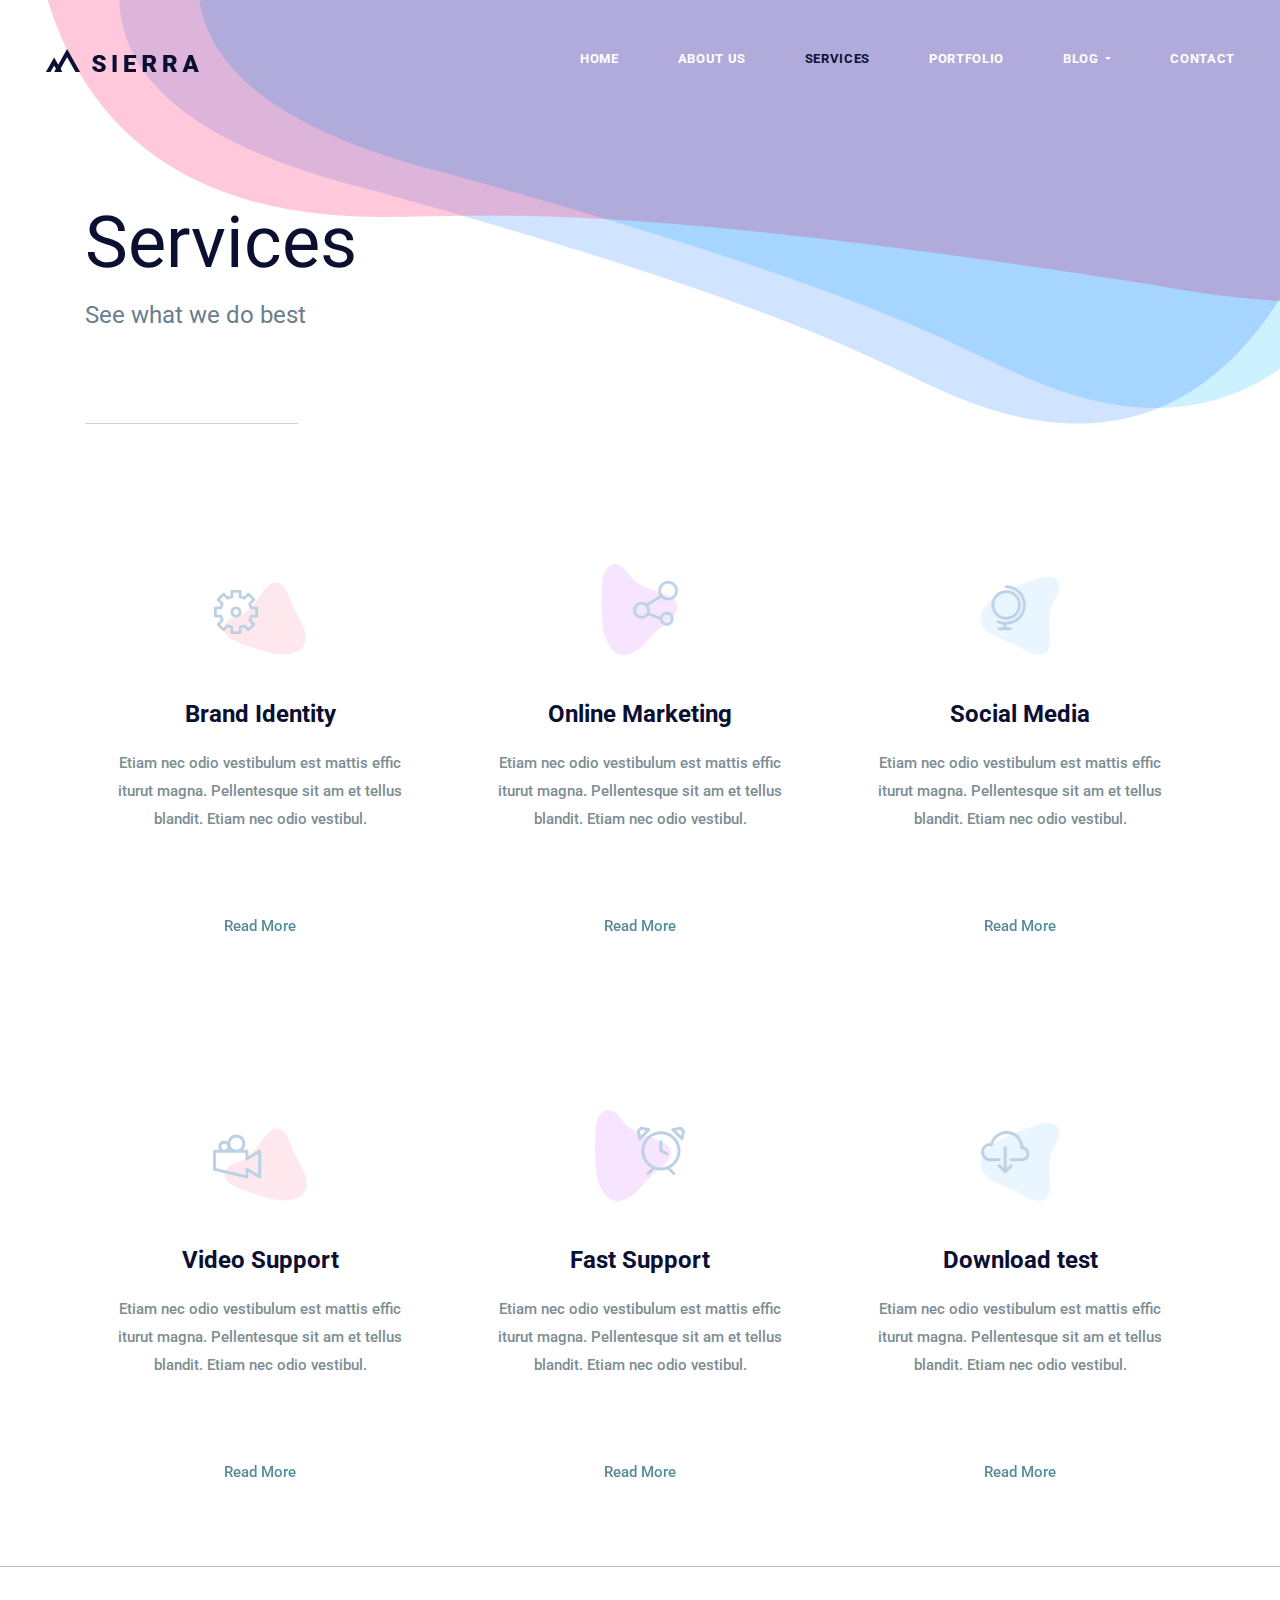
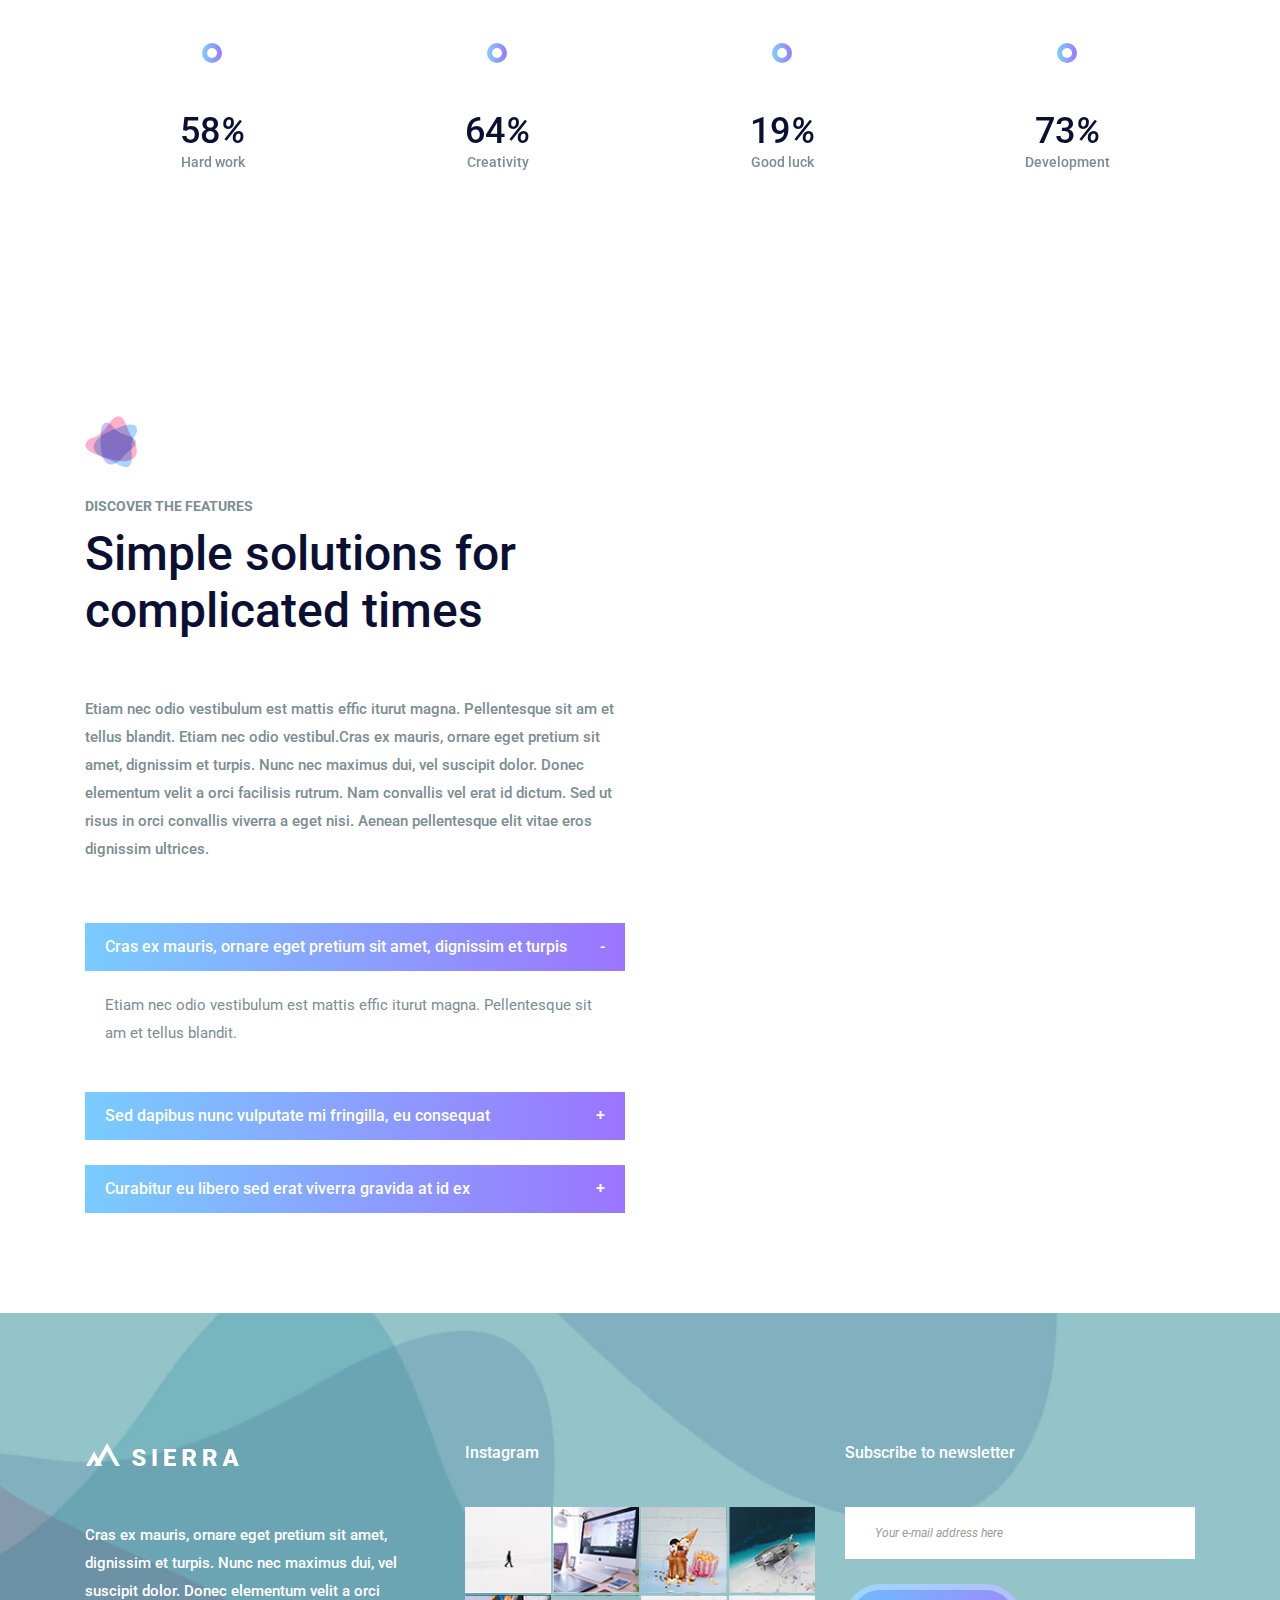
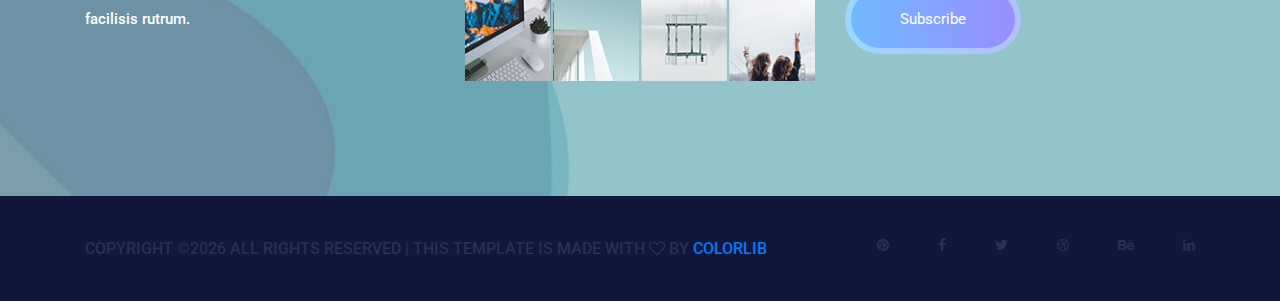
<file: service.html>
<!DOCTYPE html>
<html lang="en">
    <head>
        <meta charset="utf-8">
        <meta http-equiv="X-UA-Compatible" content="IE=edge">
        <meta name="viewport" content="width=device-width, initial-scale=1">
        
        <link rel="icon" href="img/fav-icon.png" type="image/x-icon" />
        <!-- The above 3 meta tags *must* come first in the head; any other head content must come *after* these tags -->
        <title>IQlabcarea</title>

        <!-- Icon css link -->
        <link href="css/font-awesome.min.css" rel="stylesheet">
        <!-- Bootstrap -->
        <link href="css/bootstrap.min.css" rel="stylesheet">
        
        <!-- Rev slider css -->
        <link href="vendors/revolution/css/settings.css" rel="stylesheet">
        <link href="vendors/revolution/css/layers.css" rel="stylesheet">
        <link href="vendors/revolution/css/navigation.css" rel="stylesheet">
        
        <!-- Extra plugin css -->
        <link href="vendors/owl-carousel/owl.carousel.min.css" rel="stylesheet">
        <link href="vendors/magnify-popup/magnific-popup.css" rel="stylesheet">
        
        
        <link href="css/style.css" rel="stylesheet">
        <link href="css/responsive.css" rel="stylesheet">

        <!-- HTML5 shim and Respond.js for IE8 support of HTML5 elements and media queries -->
        <!-- WARNING: Respond.js doesn't work if you view the page via file:// -->
        <!--[if lt IE 9]>
        <script src="https://oss.maxcdn.com/html5shiv/3.7.3/html5shiv.min.js"></script>
        <script src="https://oss.maxcdn.com/respond/1.4.2/respond.min.js"></script>
        <![endif]-->
    </head>
    <body>
        
        <!--================Header Menu Area =================-->
        <header class="main_menu_area">
            <nav class="navbar navbar-expand-lg navbar-light bg-light">
                <a class="navbar-brand" href="#"><img src="img/logo.png" alt=""></a>
                <button class="navbar-toggler" type="button" data-toggle="collapse" data-target="#navbarSupportedContent" aria-controls="navbarSupportedContent" aria-expanded="false" aria-label="Toggle navigation">
                    <span></span>
                    <span></span>
                    <span></span>
                </button>

                <div class="collapse navbar-collapse" id="navbarSupportedContent">
                    <ul class="navbar-nav">
                        <li class="nav-item"><a class="nav-link" href="index.html">Home</a></li>
                        <li class="nav-item"><a class="nav-link" href="about-us.html">About Us</a></li>
                        <li class="nav-item active"><a class="nav-link" href="service.html">Services</a></li>
                        <li class="nav-item"><a class="nav-link" href="portfolio.html">Portfolio</a></li>
                        <li class="nav-item dropdown submenu">
                            <a class="nav-link dropdown-toggle" href="#" id="navbarDropdown" role="button" data-toggle="dropdown" aria-haspopup="true" aria-expanded="false">
                            Blog
                            </a>
                            <ul class="dropdown-menu" aria-labelledby="navbarDropdown">
                                <li class="nav-item"><a class="nav-link" href="blog.html">Blog</a></li>
                                <li class="nav-item"><a class="nav-link" href="single-blog.html">Blog Details</a></li>
                                <li class="nav-item"><a class="nav-link" href="elements.html">Elements</a></li>
                            </ul>
                        </li>
                        <li class="nav-item"><a class="nav-link" href="contact.html">Contact</a></li>
                    </ul>
                </div>
            </nav>
        </header>
        <!--================End Header Menu Area =================-->
        
        <!--================Banner Area =================-->
        <section class="banner_area">
            <div class="container">
                <div class="banner_inner_text">
                    <h2>Services</h2>
                    <p>See what we do best</p>
                </div>
            </div>
        </section>
        <!--================End Banner Area =================-->
        
        <!--================End Banner Area =================-->
        <section class="service_feature">
            <div class="container">
                <div class="row feature_inner">
                    <div class="col-lg-4 col-sm-6">
                        <div class="feature_item">
                            <div class="f_icon">
                                <img src="img/icon/f-icon-1.png" alt="">
                            </div>
                            <h4>Brand Identity</h4>
                            <p>Etiam nec odio vestibulum est mattis effic iturut magna. Pellentesque sit am et tellus blandit. Etiam nec odio vestibul. </p>
                            <a class="more_btn" href="#">Read More</a>
                        </div>
                    </div>
                    <div class="col-lg-4 col-sm-6">
                        <div class="feature_item">
                            <div class="f_icon">
                                <img src="img/icon/f-icon-2.png" alt="">
                            </div>
                            <h4>Online Marketing</h4>
                            <p>Etiam nec odio vestibulum est mattis effic iturut magna. Pellentesque sit am et tellus blandit. Etiam nec odio vestibul. </p>
                            <a class="more_btn" href="#">Read More</a>
                        </div>
                    </div>
                    <div class="col-lg-4 col-sm-6">
                        <div class="feature_item">
                            <div class="f_icon">
                                <img src="img/icon/f-icon-3.png" alt="">
                            </div>
                            <h4>Social Media</h4>
                            <p>Etiam nec odio vestibulum est mattis effic iturut magna. Pellentesque sit am et tellus blandit. Etiam nec odio vestibul. </p>
                            <a class="more_btn" href="#">Read More</a>
                        </div>
                    </div>
                    <div class="col-lg-4 col-sm-6">
                        <div class="feature_item">
                            <div class="f_icon">
                                <img src="img/icon/f-icon-4.png" alt="">
                            </div>
                            <h4>Video Support</h4>
                            <p>Etiam nec odio vestibulum est mattis effic iturut magna. Pellentesque sit am et tellus blandit. Etiam nec odio vestibul. </p>
                            <a class="more_btn" href="#">Read More</a>
                        </div>
                    </div>
                    <div class="col-lg-4 col-sm-6">
                        <div class="feature_item">
                            <div class="f_icon">
                                <img src="img/icon/f-icon-5.png" alt="">
                            </div>
                            <h4>Fast Support</h4>
                            <p>Etiam nec odio vestibulum est mattis effic iturut magna. Pellentesque sit am et tellus blandit. Etiam nec odio vestibul. </p>
                            <a class="more_btn" href="#">Read More</a>
                        </div>
                    </div>
                    <div class="col-lg-4 col-sm-6">
                        <div class="feature_item">
                            <div class="f_icon">
                                <img src="img/icon/f-icon-6.png" alt="">
                            </div>
                            <h4>Download test</h4>
                            <p>Etiam nec odio vestibulum est mattis effic iturut magna. Pellentesque sit am et tellus blandit. Etiam nec odio vestibul. </p>
                            <a class="more_btn" href="#">Read More</a>
                        </div>
                    </div>
                </div>
            </div>
        </section>
        <!--================End Banner Area =================-->
        
        <!--================Circle Chart Area =================-->
        <section class="circle_chart_area">
            <div class="container">
                <div class="row">
                    <div class="col-lg-3 col-sm-6">
                        <div class="circle_progress circular style-polygon" data-percentage="75" data-thickness="3" data-reverse="true" data-empty-fill="transparent" data-start-color="#987dff" data-end-color="#7acaff">
                            <div class="circle_progress_inner">
                                <strong></strong>
                                <span class="percentage"></span>
                                <h4>Hard work</h4>
                            </div> 
                        </div>
                    </div>
                    <div class="col-lg-3 col-sm-6">
                        <div class="circle_progress circular style-polygon" data-percentage="83" data-thickness="3" data-reverse="true" data-empty-fill="transparent" data-start-color="#987dff" data-end-color="#7acaff">
                            <div class="circle_progress_inner">
                                <strong></strong>
                                <span class="percentage"></span>
                                <h4>Creativity</h4>
                            </div> 
                        </div>
                    </div>
                    <div class="col-lg-3 col-sm-6">
                        <div class="circle_progress circular style-polygon" data-percentage="25" data-thickness="3" data-reverse="true" data-empty-fill="transparent" data-start-color="#987dff" data-end-color="#7acaff">
                            <div class="circle_progress_inner">
                                <strong></strong>
                                <span class="percentage"></span>
                                <h4>Good luck</h4>
                            </div> 
                        </div>
                    </div>
                    <div class="col-lg-3 col-sm-6">
                        <div class="circle_progress circular style-polygon" data-percentage="95" data-thickness="3" data-reverse="true" data-empty-fill="transparent" data-start-color="#987dff" data-end-color="#7acaff">
                            <div class="circle_progress_inner">
                                <strong></strong>
                                <span class="percentage"></span>
                                <h4>Development</h4>
                            </div> 
                        </div>
                    </div>
                </div>
            </div>
        </section>
        <!--================End Circle Chart Area =================-->
        
        <!--================Service Solution Area =================-->
        <section class="service_solution_area p_100">
            <div class="container">
                <div class="row s_solution_inner">
                    <div class="col-lg-6">
                        <div class="s_solution_item">
                            <div class="l_title">
                                <img src="img/icon/title-icon.png" alt="">
                                <h6>Discover the features</h6>
                                <h2>Simple solutions for complicated times</h2>
                            </div>
                            <p>Etiam nec odio vestibulum est mattis effic iturut magna. Pellentesque sit am et tellus blandit. Etiam nec odio vestibul.Cras ex mauris, ornare eget pretium sit amet, dignissim et turpis. Nunc nec maximus dui, vel suscipit dolor. Donec elementum velit a orci facilisis rutrum. Nam convallis vel erat id dictum. Sed ut risus in orci convallis viverra a eget nisi. Aenean pellentesque elit vitae eros dignissim ultrices. </p>
                            <div id="accordion" role="tablist" class="solution_collaps">
                                <div class="card">
                                    <div class="card-header" role="tab" id="headingOne">
                                        <h5 class="mb-0">
                                            <a data-toggle="collapse" href="#collapseOne" aria-expanded="true" aria-controls="collapseOne">
                                            Cras ex mauris, ornare eget pretium sit amet, dignissim et turpis
                                            <i class="minus">-</i>
                                            <i class="plus">+</i>
                                            </a>
                                        </h5>
                                    </div>

                                    <div id="collapseOne" class="collapse show" role="tabpanel" aria-labelledby="headingOne" data-parent="#accordion">
                                        <div class="card-body">
                                            <p>Etiam nec odio vestibulum est mattis effic iturut magna. Pellentesque sit am et tellus blandit. </p>
                                        </div>
                                    </div>
                                </div>
                                <div class="card">
                                    <div class="card-header" role="tab" id="headingTwo">
                                        <h5 class="mb-0">
                                            <a class="collapsed" data-toggle="collapse" href="#collapseTwo" aria-expanded="false" aria-controls="collapseTwo">
                                            Sed dapibus nunc vulputate mi fringilla, eu consequat
                                            <i class="minus">-</i>
                                            <i class="plus">+</i>
                                            </a>
                                        </h5>
                                    </div>
                                    <div id="collapseTwo" class="collapse" role="tabpanel" aria-labelledby="headingTwo" data-parent="#accordion">
                                        <div class="card-body">
                                            <p>Etiam nec odio vestibulum est mattis effic iturut magna. Pellentesque sit am et tellus blandit. </p>
                                        </div>
                                    </div>
                                </div>
                                <div class="card">
                                    <div class="card-header" role="tab" id="headingThree">
                                        <h5 class="mb-0">
                                            <a class="collapsed" data-toggle="collapse" href="#collapseThree" aria-expanded="false" aria-controls="collapseThree">
                                            Curabitur eu libero sed erat viverra gravida at id ex
                                            <i class="minus">-</i>
                                            <i class="plus">+</i>
                                            </a>
                                        </h5>
                                    </div>
                                    <div id="collapseThree" class="collapse" role="tabpanel" aria-labelledby="headingThree" data-parent="#accordion">
                                        <div class="card-body">
                                            <p>Etiam nec odio vestibulum est mattis effic iturut magna. Pellentesque sit am et tellus blandit. </p>
                                        </div>
                                    </div>
                                </div>
                            </div>
                        </div>
                    </div>
                </div>
            </div>
        </section>
        <!--================End Service Solution Area =================-->
        
        <!--================Footer Area =================-->
        <footer class="footr_area">
            <div class="footer_widget_area">
                <div class="container">
                    <div class="row footer_widget_inner">
                        <div class="col-lg-4 col-sm-6">
                            <aside class="f_widget f_about_widget">
                                <img src="img/footer-logo.png" alt="">
                                <p>Cras ex mauris, ornare eget pretium sit amet, dignissim et turpis. Nunc nec maximus dui, vel suscipit dolor. Donec elementum velit a orci facilisis rutrum.</p>
                            </aside>
                        </div>
                        <div class="col-lg-4 col-sm-6">
                            <aside class="f_widget f_insta_widget">
                                <div class="f_title">
                                    <h3>Instagram</h3>
                                </div>
                                <ul>
                                    <li><a href="#"><img src="img/instagram/ins-1.jpg" alt=""></a></li>
                                    <li><a href="#"><img src="img/instagram/ins-2.jpg" alt=""></a></li>
                                    <li><a href="#"><img src="img/instagram/ins-3.jpg" alt=""></a></li>
                                    <li><a href="#"><img src="img/instagram/ins-4.jpg" alt=""></a></li>
                                    <li><a href="#"><img src="img/instagram/ins-5.jpg" alt=""></a></li>
                                    <li><a href="#"><img src="img/instagram/ins-6.jpg" alt=""></a></li>
                                    <li><a href="#"><img src="img/instagram/ins-7.jpg" alt=""></a></li>
                                    <li><a href="#"><img src="img/instagram/ins-8.jpg" alt=""></a></li>
                                </ul>
                            </aside>
                        </div>
                        <div class="col-lg-4 col-sm-6">
                            <aside class="f_widget f_subs_widget">
                                <div class="f_title">
                                    <h3>Subscribe to newsletter</h3>
                                </div>
                                <div class="input-group">
                                    <input type="text" class="form-control" placeholder="Your e-mail address here" aria-label="Your e-mail address here">
                                    <span class="input-group-btn">
                                        <button class="btn btn-secondary submit_btn" type="button">Subscribe</button>
                                    </span>
                                </div>
                            </aside>
                        </div>
                    </div>
                </div>
            </div>
            <div class="footer_copyright">
                <div class="container">
                    <div class="float-sm-left">
                        <h5><!-- Link back to Colorlib can't be removed. Template is licensed under CC BY 3.0. -->
Copyright &copy;<script>document.write(new Date().getFullYear());</script> All rights reserved | This template is made with <i class="fa fa-heart-o" aria-hidden="true"></i> by <a href="https://colorlib.com" target="_blank">Colorlib</a>
<!-- Link back to Colorlib can't be removed. Template is licensed under CC BY 3.0. --></h5>
                    </div>
                    <div class="float-sm-right">
                        <ul>
                            <li><a href="#"><i class="fa fa-pinterest"></i></a></li>
                            <li><a href="#"><i class="fa fa-facebook"></i></a></li>
                            <li><a href="#"><i class="fa fa-twitter"></i></a></li>
                            <li><a href="#"><i class="fa fa-dribbble"></i></a></li>
                            <li><a href="#"><i class="fa fa-behance"></i></a></li>
                            <li><a href="#"><i class="fa fa-linkedin"></i></a></li>
                        </ul>
                    </div>
                </div>
            </div>
        </footer>
        <!--================End Footer Area =================-->
        
        
        
        
        <!-- jQuery (necessary for Bootstrap's JavaScript plugins) -->
        <script src="js/jquery-3.2.1.min.js"></script>
        <!-- Include all compiled plugins (below), or include individual files as needed -->
        <script src="js/popper.min.js"></script>
        <script src="js/bootstrap.min.js"></script>
        <!-- Rev slider js -->
        <script src="vendors/revolution/js/jquery.themepunch.tools.min.js"></script>
        <script src="vendors/revolution/js/jquery.themepunch.revolution.min.js"></script>
        <script src="vendors/revolution/js/extensions/revolution.extension.actions.min.js"></script>
        <script src="vendors/revolution/js/extensions/revolution.extension.video.min.js"></script>
        <script src="vendors/revolution/js/extensions/revolution.extension.slideanims.min.js"></script>
        <script src="vendors/revolution/js/extensions/revolution.extension.layeranimation.min.js"></script>
        <script src="vendors/revolution/js/extensions/revolution.extension.navigation.min.js"></script>
        <script src="vendors/revolution/js/extensions/revolution.extension.slideanims.min.js"></script>
        <!-- Extra plugin css -->
        <script src="vendors/counterup/jquery.waypoints.min.js"></script>
        <script src="vendors/counterup/jquery.counterup.min.js"></script> 
        <script src="vendors/counterup/apear.js"></script>
        <script src="vendors/counterup/countto.js"></script>
        <script src="vendors/owl-carousel/owl.carousel.min.js"></script>
        <script src="vendors/magnify-popup/jquery.magnific-popup.min.js"></script>
        <script src="js/smoothscroll.js"></script>
        <script src="vendors/circle-bar/circle-progress.min.js"></script>
        <script src="vendors/circle-bar/plugins.js"></script>
        
        <script src="js/circle-active.js"></script>
        <script src="js/theme.js"></script>
    </body>
</html>
</file>
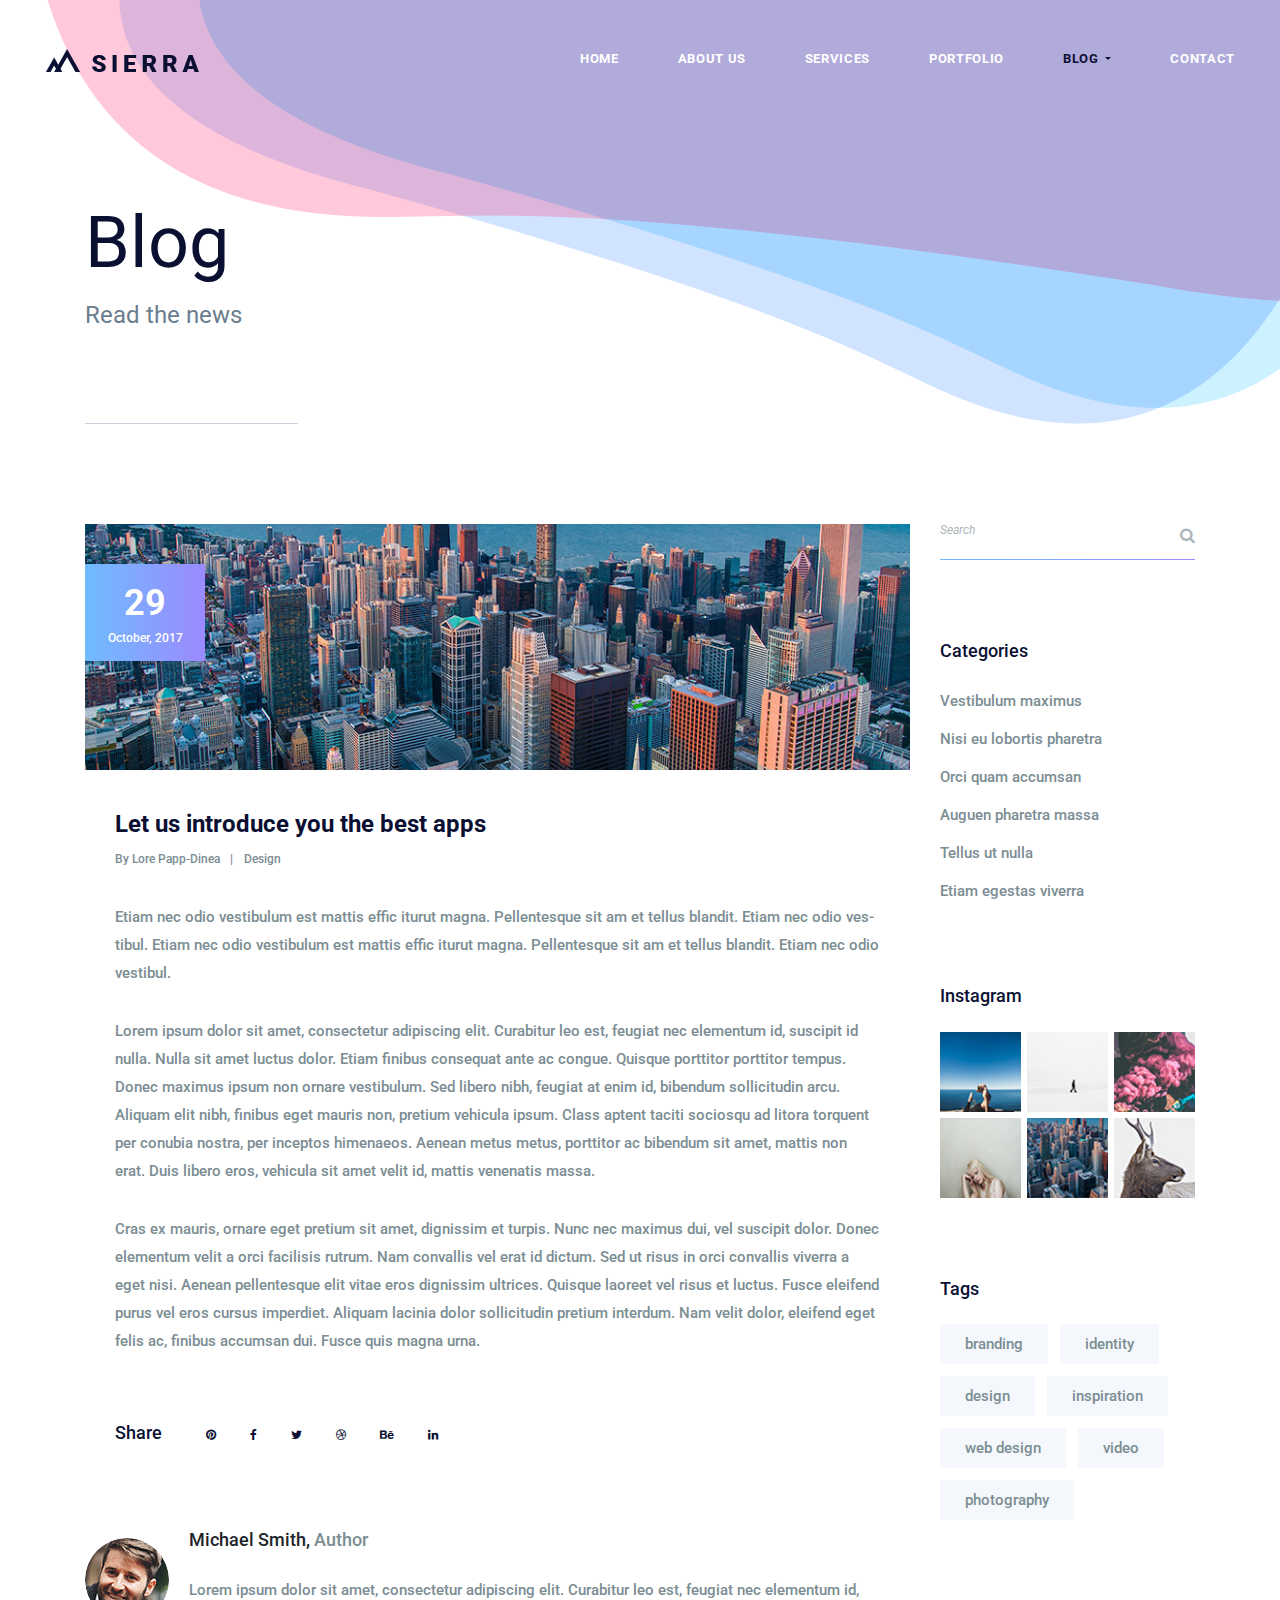
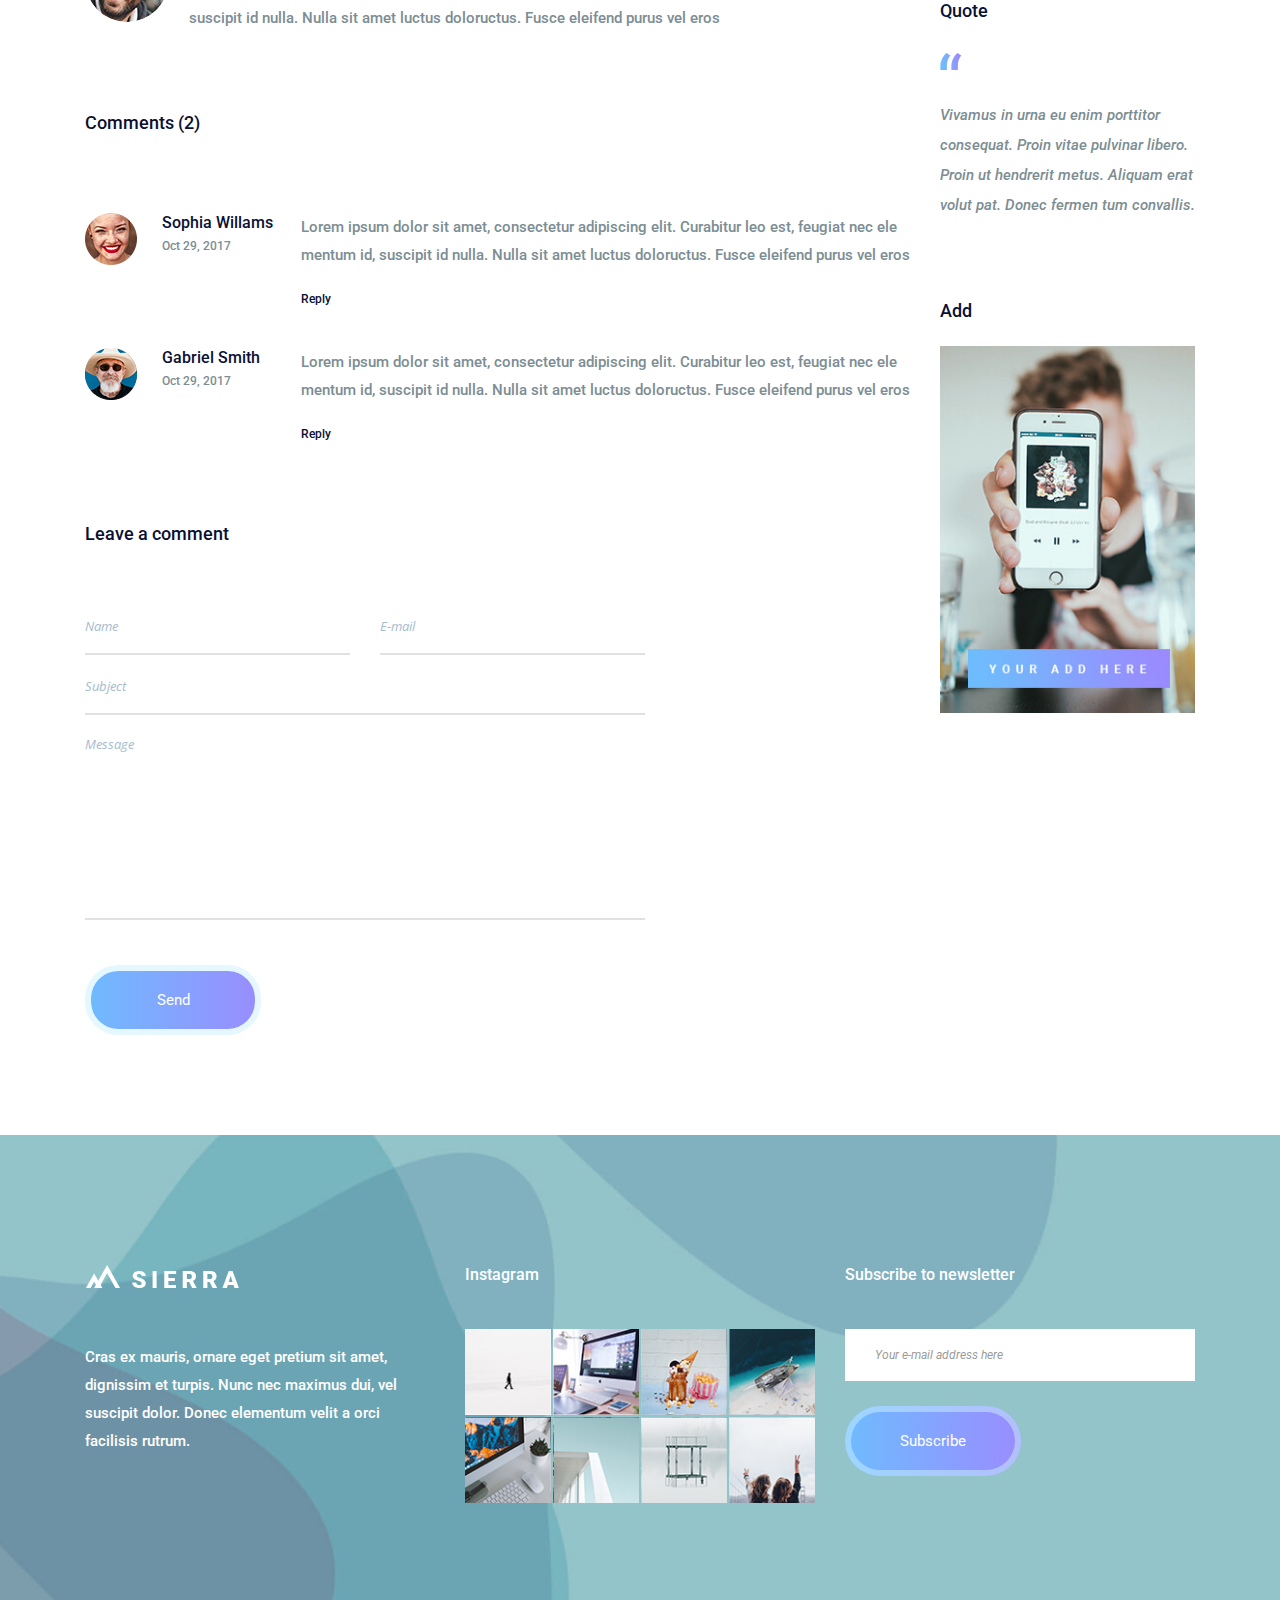
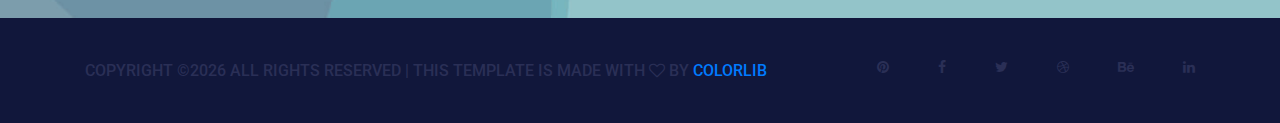
<file: single-blog.html>
<!DOCTYPE html>
<html lang="en">
    <head>
        <meta charset="utf-8">
        <meta http-equiv="X-UA-Compatible" content="IE=edge">
        <meta name="viewport" content="width=device-width, initial-scale=1">
        
        <link rel="icon" href="img/fav-icon.png" type="image/x-icon" />
        <!-- The above 3 meta tags *must* come first in the head; any other head content must come *after* these tags -->
        <title>IQlabcare</title>

        <!-- Icon css link -->
        <link href="css/font-awesome.min.css" rel="stylesheet">
        <!-- Bootstrap -->
        <link href="css/bootstrap.min.css" rel="stylesheet">
        
        <!-- Rev slider css -->
        <link href="vendors/revolution/css/settings.css" rel="stylesheet">
        <link href="vendors/revolution/css/layers.css" rel="stylesheet">
        <link href="vendors/revolution/css/navigation.css" rel="stylesheet">
        
        <!-- Extra plugin css -->
        <link href="vendors/owl-carousel/owl.carousel.min.css" rel="stylesheet">
        <link href="vendors/magnify-popup/magnific-popup.css" rel="stylesheet">
        
        
        <link href="css/style.css" rel="stylesheet">
        <link href="css/responsive.css" rel="stylesheet">

        <!-- HTML5 shim and Respond.js for IE8 support of HTML5 elements and media queries -->
        <!-- WARNING: Respond.js doesn't work if you view the page via file:// -->
        <!--[if lt IE 9]>
        <script src="https://oss.maxcdn.com/html5shiv/3.7.3/html5shiv.min.js"></script>
        <script src="https://oss.maxcdn.com/respond/1.4.2/respond.min.js"></script>
        <![endif]-->
    </head>
    <body>
        
        <!--================Header Menu Area =================-->
        <header class="main_menu_area">
            <nav class="navbar navbar-expand-lg navbar-light bg-light">
                <a class="navbar-brand" href="#"><img src="img/logo.png" alt=""></a>
                <button class="navbar-toggler" type="button" data-toggle="collapse" data-target="#navbarSupportedContent" aria-controls="navbarSupportedContent" aria-expanded="false" aria-label="Toggle navigation">
                    <span></span>
                    <span></span>
                    <span></span>
                </button>

                <div class="collapse navbar-collapse" id="navbarSupportedContent">
                    <ul class="navbar-nav">
                        <li class="nav-item"><a class="nav-link" href="index.html">Home</a></li>
                        <li class="nav-item"><a class="nav-link" href="about-us.html">About Us</a></li>
                        <li class="nav-item"><a class="nav-link" href="service.html">Services</a></li>
                        <li class="nav-item"><a class="nav-link" href="portfolio.html">Portfolio</a></li>
                        <li class="nav-item dropdown submenu active">
                            <a class="nav-link dropdown-toggle" href="#" id="navbarDropdown" role="button" data-toggle="dropdown" aria-haspopup="true" aria-expanded="false">
                            Blog
                            </a>
                            <ul class="dropdown-menu" aria-labelledby="navbarDropdown">
                                <li class="nav-item"><a class="nav-link" href="blog.html">Blog</a></li>
                                <li class="nav-item"><a class="nav-link" href="single-blog.html">Blog Details</a></li>
                                <li class="nav-item"><a class="nav-link" href="elements.html">Elements</a></li>
                            </ul>
                        </li>
                        <li class="nav-item"><a class="nav-link" href="contact.html">Contact</a></li>
                    </ul>
                </div>
            </nav>
        </header>
        <!--================End Header Menu Area =================-->
        
        <!--================Banner Area =================-->
        <section class="banner_area">
            <div class="container">
                <div class="banner_inner_text">
                    <h2>Blog</h2>
                    <p>Read the news</p>
                </div>
            </div>
        </section>
        <!--================End Banner Area =================-->
        
        <!--================Blog Main Area =================-->
        <section class="blog_main_area p_100">
            <div class="container">
                <div class="row">
                    <div class="col-lg-9">
                        <div class="single_blog_inner">
                            <div class="s_blog_main">
                                <div class="blog_img">
                                    <img class="img-fluid" src="img/blog/blog-1.jpg" alt="">
                                    <div class="blog_date">
                                        <h4>29</h4>
                                        <h5>October, 2017</h5>
                                    </div>
                                </div>
                                <div class="blog_text">
                                    <a href="#"><h4>Let us introduce you the best apps</h4></a>
                                    <div class="blog_author">
                                        <a href="#">By Lore Papp-Dinea</a>
                                        <a href="#">Design</a>
                                    </div>
                                    <p>Etiam nec odio vestibulum est mattis effic iturut magna. Pellentesque sit am et tellus blandit. Etiam nec odio ves-tibul. Etiam nec odio vestibulum est mattis effic iturut magna. Pellentesque sit am et tellus blandit. Etiam nec odio vestibul. </p>
                                    <p> Lorem ipsum dolor sit amet, consectetur adipiscing elit. Curabitur leo est, feugiat nec elementum id, suscipit id nulla. Nulla sit amet luctus dolor. Etiam finibus consequat ante ac congue. Quisque porttitor porttitor tempus. Donec maximus ipsum non ornare vestibulum. Sed libero nibh, feugiat at enim id, bibendum sollicitudin arcu. Aliquam elit nibh, finibus eget mauris non, pretium vehicula ipsum. Class aptent taciti sociosqu ad litora torquent per conubia nostra, per inceptos himenaeos. Aenean metus metus, porttitor ac bibendum sit amet, mattis non erat. Duis libero eros, vehicula sit amet velit id, mattis venenatis massa.</p>
                                    <p>Cras ex mauris, ornare eget pretium sit amet, dignissim et turpis. Nunc nec maximus dui, vel suscipit dolor. Donec elementum velit a orci facilisis rutrum. Nam convallis vel erat id dictum. Sed ut risus in orci convallis viverra a eget nisi. Aenean pellentesque elit vitae eros dignissim ultrices. Quisque laoreet vel risus et luctus. Fusce eleifend purus vel eros cursus imperdiet. Aliquam lacinia dolor sollicitudin pretium interdum. Nam velit dolor, eleifend eget felis ac, finibus accumsan dui. Fusce quis magna urna. </p>
                                </div>
                            </div>
                            <div class="s_blog_social">
                                <h3>Share</h3>
                                <ul>
                                    <li><a href="#"><i class="fa fa-pinterest" aria-hidden="true"></i></a></li>
                                    <li><a href="#"><i class="fa fa-facebook" aria-hidden="true"></i></a></li>
                                    <li><a href="#"><i class="fa fa-twitter" aria-hidden="true"></i></a></li>
                                    <li><a href="#"><i class="fa fa-dribbble" aria-hidden="true"></i></a></li>
                                    <li><a href="#"><i class="fa fa-behance" aria-hidden="true"></i></a></li>
                                    <li><a href="#"><i class="fa fa-linkedin" aria-hidden="true"></i></a></li>
                                </ul>
                            </div>
                            <div class="blog_author">
                                <div class="media">
                                    <div class="d-flex">
                                        <img class="rounded-circle" src="img/blog/blog-author.png" alt="">
                                    </div>
                                    <div class="media-body">
                                        <h4>Michael Smith, <span>Author</span></h4>
                                        <p> Lorem ipsum dolor sit amet, consectetur adipiscing elit. Curabitur leo est, feugiat nec elementum id, suscipit id nulla. Nulla sit amet luctus doloructus. Fusce eleifend purus vel eros </p>
                                    </div>
                                </div>
                            </div>
                            <div class="blog_comment">
                                <h3>Comments (2)</h3>
                                <div class="media">
                                    <img src="img/comment/comment-1.png" alt="">
                                    <div class="d-flex">
                                        <h4>Sophia Willams</h4>
                                        <h5>Oct 29, 2017</h5>
                                    </div>
                                    <div class="media-body">
                                        <p>Lorem ipsum dolor sit amet, consectetur adipiscing elit. Curabitur leo est, feugiat nec ele mentum id, suscipit id nulla. Nulla sit amet luctus doloructus. Fusce eleifend purus vel eros</p>
                                        <a href="#">Reply</a>
                                    </div>
                                </div>
                                <div class="media">
                                    <img src="img/comment/comment-2.png" alt="">
                                    <div class="d-flex">
                                        <h4>Gabriel Smith</h4>
                                        <h5>Oct 29, 2017</h5>
                                    </div>
                                    <div class="media-body">
                                        <p>Lorem ipsum dolor sit amet, consectetur adipiscing elit. Curabitur leo est, feugiat nec ele mentum id, suscipit id nulla. Nulla sit amet luctus doloructus. Fusce eleifend purus vel eros</p>
                                        <a href="#">Reply</a>
                                    </div>
                                </div>
                            </div>
                            <div class="blog_comment_form">
                                <h3>Leave a comment</h3>
                                <form class="row contact_us_form" action="contact_process.php" method="post" id="contactForm" novalidate="novalidate">
                                    <div class="form-group col-sm-6">
                                        <input type="text" class="form-control" id="name" name="name" placeholder="Name">
                                    </div>
                                    <div class="form-group col-sm-6">
                                        <input type="email" class="form-control" id="email" name="email" placeholder="E-mail">
                                    </div>
                                    <div class="form-group col-sm-12">
                                        <input type="text" class="form-control" id="subject" name="subject" placeholder="Subject">
                                    </div>
                                    <div class="form-group col-sm-12">
                                        <textarea class="form-control" name="message" id="message" rows="1" placeholder="Message"></textarea>
                                    </div>
                                    <div class="form-group col-sm-12">
                                        <button type="submit" value="submit" class="btn submit_btn form-control">Send</button>
                                    </div>
                                </form>
                            </div>
                        </div>
                    </div>
                    <div class="col-lg-3">
                        <div class="blog_right_sidebar">
                            <aside class="r_widget search_widget">
                                <div class="input-group">
                                    <input type="text" class="form-control" placeholder="Search" aria-label="Search">
                                    <span class="input-group-btn">
                                        <button class="btn btn-secondary" type="button"><i class="fa fa-search"></i></button>
                                    </span>
                                </div>
                            </aside>
                            <aside class="r_widget categories_widget">
                                <div class="r_w_title">
                                    <h3>Categories</h3>
                                </div>
                                <ul>
                                    <li><a href="#">Vestibulum maximus</a></li>
                                    <li><a href="#">Nisi eu lobortis pharetra</a></li>
                                    <li><a href="#">Orci quam accumsan</a></li>
                                    <li><a href="#">Auguen pharetra massa</a></li>
                                    <li><a href="#">Tellus ut nulla</a></li>
                                    <li><a href="#"> Etiam egestas viverra </a></li>
                                </ul>
                            </aside>
                            <aside class="r_widget insta_widget">
                                <div class="r_w_title">
                                    <h3>Instagram</h3>
                                </div>
                                <ul>
                                    <li><a href="https://www.instagram.com/?hl=en">
                                        <img class="img-fluid" src="img/instagram/right-instagram/r-in-1.jpg" alt="">
                                    </a></li>
                                    <li><a href="https://www.instagram.com/?hl=en">
                                        <img class="img-fluid" src="img/instagram/right-instagram/r-in-2.jpg" alt="">
                                    </a></li>
                                    <li><a href="https://www.instagram.com/?hl=en">
                                        <img class="img-fluid" src="img/instagram/right-instagram/r-in-3.jpg" alt="">
                                    </a></li>
                                    <li><a href="https://www.instagram.com/?hl=en">
                                        <img class="img-fluid" src="img/instagram/right-instagram/r-in-4.jpg" alt="">
                                    </a></li>
                                    <li><a href="https://www.instagram.com/?hl=en">
                                        <img class="img-fluid" src="img/instagram/right-instagram/r-in-5.jpg" alt="">
                                    </a></li>
                                    <li><a href="https://www.instagram.com/?hl=en">
                                        <img class="img-fluid" src="img/instagram/right-instagram/r-in-6.jpg" alt="">
                                    </a></li>
                                </ul>
                            </aside>
                            <aside class="r_widget tag_widget">
                                <div class="r_w_title">
                                    <h3>Tags</h3>
                                </div>
                                <ul>
                                    <li><a href="#">branding</a></li>
                                    <li><a href="#">identity</a></li>
                                    <li><a href="#">design</a></li>
                                    <li><a href="#">inspiration</a></li>
                                    <li><a href="#">web design</a></li>
                                    <li><a href="#">video</a></li>
                                    <li><a href="#">photography</a></li>
                                </ul>
                            </aside>
                            <aside class="r_widget quote_widget">
                                <div class="r_w_title">
                                    <h3>Quote</h3>
                                </div>
                                <img src="img/icon/quote-icon.png" alt="">
                                <p>Vivamus in urna eu enim porttitor consequat. Proin vitae pulvinar libero. Proin ut hendrerit metus. Aliquam erat volut pat. Donec fermen tum convallis.</p>
                            </aside>
                            <aside class="r_widget add_widget">
                                <div class="r_w_title">
                                    <h3>Add</h3>
                                </div>
                                <img class="img-fluid" src="img/add.jpg" alt="">
                            </aside>
                        </div>
                    </div>
                </div>
            </div>
        </section>
        <!--================End Blog Main Area =================-->
        
        <!--================Footer Area =================-->
        <footer class="footr_area">
            <div class="footer_widget_area">
                <div class="container">
                    <div class="row footer_widget_inner">
                        <div class="col-lg-4 col-sm-6">
                            <aside class="f_widget f_about_widget">
                                <img src="img/footer-logo.png" alt="">
                                <p>Cras ex mauris, ornare eget pretium sit amet, dignissim et turpis. Nunc nec maximus dui, vel suscipit dolor. Donec elementum velit a orci facilisis rutrum.</p>
                            </aside>
                        </div>
                        <div class="col-lg-4 col-sm-6">
                            <aside class="f_widget f_insta_widget">
                                <div class="f_title">
                                    <h3>Instagram</h3>
                                </div>
                                <ul>
                                    <li><a href="#"><img src="img/instagram/ins-1.jpg" alt=""></a></li>
                                    <li><a href="#"><img src="img/instagram/ins-2.jpg" alt=""></a></li>
                                    <li><a href="#"><img src="img/instagram/ins-3.jpg" alt=""></a></li>
                                    <li><a href="#"><img src="img/instagram/ins-4.jpg" alt=""></a></li>
                                    <li><a href="#"><img src="img/instagram/ins-5.jpg" alt=""></a></li>
                                    <li><a href="#"><img src="img/instagram/ins-6.jpg" alt=""></a></li>
                                    <li><a href="#"><img src="img/instagram/ins-7.jpg" alt=""></a></li>
                                    <li><a href="#"><img src="img/instagram/ins-8.jpg" alt=""></a></li>
                                </ul>
                            </aside>
                        </div>
                        <div class="col-lg-4 col-sm-6">
                            <aside class="f_widget f_subs_widget">
                                <div class="f_title">
                                    <h3>Subscribe to newsletter</h3>
                                </div>
                                <div class="input-group">
                                    <input type="text" class="form-control" placeholder="Your e-mail address here" aria-label="Your e-mail address here">
                                    <span class="input-group-btn">
                                        <button class="btn btn-secondary submit_btn" type="button">Subscribe</button>
                                    </span>
                                </div>
                            </aside>
                        </div>
                    </div>
                </div>
            </div>
            <div class="footer_copyright">
                <div class="container">
                    <div class="float-sm-left">
                        <h5><!-- Link back to Colorlib can't be removed. Template is licensed under CC BY 3.0. -->
Copyright &copy;<script>document.write(new Date().getFullYear());</script> All rights reserved | This template is made with <i class="fa fa-heart-o" aria-hidden="true"></i> by <a href="https://colorlib.com" target="_blank">Colorlib</a>
<!-- Link back to Colorlib can't be removed. Template is licensed under CC BY 3.0. --></h5>
                    </div>
                    <div class="float-sm-right">
                        <ul>
                            <li><a href="#"><i class="fa fa-pinterest"></i></a></li>
                            <li><a href="#"><i class="fa fa-facebook"></i></a></li>
                            <li><a href="#"><i class="fa fa-twitter"></i></a></li>
                            <li><a href="#"><i class="fa fa-dribbble"></i></a></li>
                            <li><a href="#"><i class="fa fa-behance"></i></a></li>
                            <li><a href="#"><i class="fa fa-linkedin"></i></a></li>
                        </ul>
                    </div>
                </div>
            </div>
        </footer>
        <!--================End Footer Area =================-->
        
        
        
        
        <!-- jQuery (necessary for Bootstrap's JavaScript plugins) -->
        <script src="js/jquery-3.2.1.min.js"></script>
        <!-- Include all compiled plugins (below), or include individual files as needed -->
        <script src="js/popper.min.js"></script>
        <script src="js/bootstrap.min.js"></script>
        <!-- Rev slider js -->
        <script src="vendors/revolution/js/jquery.themepunch.tools.min.js"></script>
        <script src="vendors/revolution/js/jquery.themepunch.revolution.min.js"></script>
        <script src="vendors/revolution/js/extensions/revolution.extension.actions.min.js"></script>
        <script src="vendors/revolution/js/extensions/revolution.extension.video.min.js"></script>
        <script src="vendors/revolution/js/extensions/revolution.extension.slideanims.min.js"></script>
        <script src="vendors/revolution/js/extensions/revolution.extension.layeranimation.min.js"></script>
        <script src="vendors/revolution/js/extensions/revolution.extension.navigation.min.js"></script>
        <script src="vendors/revolution/js/extensions/revolution.extension.slideanims.min.js"></script>
        <!-- Extra plugin css -->
        <script src="vendors/counterup/jquery.waypoints.min.js"></script>
        <script src="vendors/counterup/jquery.counterup.min.js"></script> 
        <script src="vendors/counterup/apear.js"></script>
        <script src="vendors/counterup/countto.js"></script>
        <script src="vendors/owl-carousel/owl.carousel.min.js"></script>
        <script src="vendors/magnify-popup/jquery.magnific-popup.min.js"></script>
        <script src="js/smoothscroll.js"></script>
        <script src="vendors/circle-bar/circle-progress.min.js"></script>
        <script src="vendors/circle-bar/plugins.js"></script>
        <script src="vendors/isotope/imagesloaded.pkgd.min.js"></script>
        <script src="vendors/isotope/isotope.pkgd.min.js"></script>
        
        <script src="js/circle-active.js"></script>
        <script src="js/theme.js"></script>
    </body>
</html>
</file>
<file: vendors/revolution/css/settings.css>
/*-----------------------------------------------------------------------------

-	Revolution Slider 5.0 Default Style Settings -

Screen Stylesheet

version:   	5.3.1
date:      	07/12/15
author:		themepunch
email:     	info@themepunch.com
website:   	http://www.themepunch.com
-----------------------------------------------------------------------------*/

#debungcontrolls,.debugtimeline{width:100%;box-sizing:border-box}.rev_column,.rev_column .tp-parallax-wrap,.tp-svg-layer svg{vertical-align:top}#debungcontrolls{z-index:100000;position:fixed;bottom:0;height:auto;background:rgba(0,0,0,.6);padding:10px}.debugtimeline{height:10px;position:relative;margin-bottom:3px;display:none;white-space:nowrap}.debugtimeline:hover{height:15px}.the_timeline_tester{background:#e74c3c;position:absolute;top:0;left:0;height:100%;width:0}.debugtimeline.tl_slide .the_timeline_tester{background:#f39c12}.debugtimeline.tl_frame .the_timeline_tester{background:#3498db}.debugtimline_txt{color:#fff;font-weight:400;font-size:7px;position:absolute;left:10px;top:0;white-space:nowrap;line-height:10px}.rtl{direction:rtl}@font-face{font-family:revicons;src:url(../fonts/revicons/revicons.eot?5510888);src:url(../fonts/revicons/revicons.eot?5510888#iefix) format('embedded-opentype'),url(../fonts/revicons/revicons.woff?5510888) format('woff'),url(../fonts/revicons/revicons.ttf?5510888) format('truetype'),url(../fonts/revicons/revicons.svg?5510888#revicons) format('svg');font-weight:400;font-style:normal}[class*=" revicon-"]:before,[class^=revicon-]:before{font-family:revicons;font-style:normal;font-weight:400;speak:none;display:inline-block;text-decoration:inherit;width:1em;margin-right:.2em;text-align:center;font-variant:normal;text-transform:none;line-height:1em;margin-left:.2em}.revicon-search-1:before{content:'\e802'}.revicon-pencil-1:before{content:'\e831'}.revicon-picture-1:before{content:'\e803'}.revicon-cancel:before{content:'\e80a'}.revicon-info-circled:before{content:'\e80f'}.revicon-trash:before{content:'\e801'}.revicon-left-dir:before{content:'\e817'}.revicon-right-dir:before{content:'\e818'}.revicon-down-open:before{content:'\e83b'}.revicon-left-open:before{content:'\e819'}.revicon-right-open:before{content:'\e81a'}.revicon-angle-left:before{content:'\e820'}.revicon-angle-right:before{content:'\e81d'}.revicon-left-big:before{content:'\e81f'}.revicon-right-big:before{content:'\e81e'}.revicon-magic:before{content:'\e807'}.revicon-picture:before{content:'\e800'}.revicon-export:before{content:'\e80b'}.revicon-cog:before{content:'\e832'}.revicon-login:before{content:'\e833'}.revicon-logout:before{content:'\e834'}.revicon-video:before{content:'\e805'}.revicon-arrow-combo:before{content:'\e827'}.revicon-left-open-1:before{content:'\e82a'}.revicon-right-open-1:before{content:'\e82b'}.revicon-left-open-mini:before{content:'\e822'}.revicon-right-open-mini:before{content:'\e823'}.revicon-left-open-big:before{content:'\e824'}.revicon-right-open-big:before{content:'\e825'}.revicon-left:before{content:'\e836'}.revicon-right:before{content:'\e826'}.revicon-ccw:before{content:'\e808'}.revicon-arrows-ccw:before{content:'\e806'}.revicon-palette:before{content:'\e829'}.revicon-list-add:before{content:'\e80c'}.revicon-doc:before{content:'\e809'}.revicon-left-open-outline:before{content:'\e82e'}.revicon-left-open-2:before{content:'\e82c'}.revicon-right-open-outline:before{content:'\e82f'}.revicon-right-open-2:before{content:'\e82d'}.revicon-equalizer:before{content:'\e83a'}.revicon-layers-alt:before{content:'\e804'}.revicon-popup:before{content:'\e828'}.rev_slider_wrapper{position:relative;z-index:0;width:100%}.rev_slider{position:relative;overflow:visible}.entry-content .rev_slider a,.rev_slider a{box-shadow:none}.tp-overflow-hidden{overflow:hidden!important}.group_ov_hidden{overflow:hidden}.rev_slider img,.tp-simpleresponsive img{max-width:none!important;transition:none;margin:0;padding:0;border:none}.rev_slider .no-slides-text{font-weight:700;text-align:center;padding-top:80px}.rev_slider>ul,.rev_slider>ul>li,.rev_slider>ul>li:before,.rev_slider_wrapper>ul,.tp-revslider-mainul>li,.tp-revslider-mainul>li:before,.tp-simpleresponsive>ul,.tp-simpleresponsive>ul>li,.tp-simpleresponsive>ul>li:before{list-style:none!important;position:absolute;margin:0!important;padding:0!important;overflow-x:visible;overflow-y:visible;background-image:none;background-position:0 0;text-indent:0;top:0;left:0}.rev_slider>ul>li,.rev_slider>ul>li:before,.tp-revslider-mainul>li,.tp-revslider-mainul>li:before,.tp-simpleresponsive>ul>li,.tp-simpleresponsive>ul>li:before{visibility:hidden}.tp-revslider-mainul,.tp-revslider-slidesli{padding:0!important;margin:0!important;list-style:none!important}.fullscreen-container,.fullwidthbanner-container{padding:0;position:relative}.rev_slider li.tp-revslider-slidesli{position:absolute!important}.tp-caption .rs-untoggled-content{display:block}.tp-caption .rs-toggled-content{display:none}.rs-toggle-content-active.tp-caption .rs-toggled-content{display:block}.rs-toggle-content-active.tp-caption .rs-untoggled-content{display:none}.rev_slider .caption,.rev_slider .tp-caption{position:relative;visibility:hidden;white-space:nowrap;display:block;-webkit-font-smoothing:antialiased!important;z-index:1}.rev_slider .caption,.rev_slider .tp-caption,.tp-simpleresponsive img{-moz-user-select:none;-khtml-user-select:none;-webkit-user-select:none;-o-user-select:none}.rev_slider .tp-mask-wrap .tp-caption,.rev_slider .tp-mask-wrap :last-child,.wpb_text_column .rev_slider .tp-mask-wrap .tp-caption,.wpb_text_column .rev_slider .tp-mask-wrap :last-child{margin-bottom:0}.tp-svg-layer svg{width:100%;height:100%;position:relative}.tp-carousel-wrapper{cursor:url(openhand.cur),move}.tp-carousel-wrapper.dragged{cursor:url(closedhand.cur),move}.tp_inner_padding{box-sizing:border-box;max-height:none!important}.tp-caption.tp-layer-selectable{-moz-user-select:all;-khtml-user-select:all;-webkit-user-select:all;-o-user-select:all}.tp-caption.tp-hidden-caption,.tp-forcenotvisible,.tp-hide-revslider,.tp-parallax-wrap.tp-hidden-caption{visibility:hidden!important;display:none!important}.rev_slider audio,.rev_slider embed,.rev_slider iframe,.rev_slider object,.rev_slider video{max-width:none!important}.tp-element-background{position:absolute;top:0;left:0;width:100%;height:100%;z-index:0}.rev_row_zone{position:absolute;width:100%;left:0;box-sizing:border-box;min-height:50px;font-size:0}.rev_column_inner,.rev_slider .tp-caption.rev_row{position:relative;width:100%!important;box-sizing:border-box}.rev_row_zone_top{top:0}.rev_row_zone_middle{top:50%;transform:translateY(-50%)}.rev_row_zone_bottom{bottom:0}.rev_slider .tp-caption.rev_row{display:table;table-layout:fixed;vertical-align:top;height:auto!important;font-size:0}.rev_column{display:table-cell;position:relative;height:auto;box-sizing:border-box;font-size:0}.rev_column_inner{display:block;height:auto!important;white-space:normal!important}.rev_column_bg{width:100%;height:100%;position:absolute;top:0;left:0;z-index:0;box-sizing:border-box;background-clip:content-box;border:0 solid transparent}.tp-caption .backcorner,.tp-caption .backcornertop,.tp-caption .frontcorner,.tp-caption .frontcornertop{height:0;top:0;width:0;position:absolute}.rev_column_inner .tp-loop-wrap,.rev_column_inner .tp-mask-wrap,.rev_column_inner .tp-parallax-wrap{text-align:inherit}.rev_column_inner .tp-mask-wrap{display:inline-block}.rev_column_inner .tp-parallax-wrap,.rev_column_inner .tp-parallax-wrap .tp-loop-wrap,.rev_column_inner .tp-parallax-wrap .tp-mask-wrap{position:relative!important;left:auto!important;top:auto!important;line-height:0}.tp-video-play-button,.tp-video-play-button i{line-height:50px!important;vertical-align:top;text-align:center}.rev_column_inner .rev_layer_in_column,.rev_column_inner .tp-parallax-wrap,.rev_column_inner .tp-parallax-wrap .tp-loop-wrap,.rev_column_inner .tp-parallax-wrap .tp-mask-wrap{vertical-align:top}.rev_break_columns{display:block!important}.rev_break_columns .tp-parallax-wrap.rev_column{display:block!important;width:100%!important}.fullwidthbanner-container{overflow:hidden}.fullwidthbanner-container .fullwidthabanner{width:100%;position:relative}.tp-static-layers{position:absolute;z-index:101;top:0;left:0}.tp-caption .frontcorner{border-left:40px solid transparent;border-right:0 solid transparent;border-top:40px solid #00A8FF;left:-40px}.tp-caption .backcorner{border-left:0 solid transparent;border-right:40px solid transparent;border-bottom:40px solid #00A8FF;right:0}.tp-caption .frontcornertop{border-left:40px solid transparent;border-right:0 solid transparent;border-bottom:40px solid #00A8FF;left:-40px}.tp-caption .backcornertop{border-left:0 solid transparent;border-right:40px solid transparent;border-top:40px solid #00A8FF;right:0}.tp-layer-inner-rotation{position:relative!important}img.tp-slider-alternative-image{width:100%;height:auto}.caption.fullscreenvideo,.rs-background-video-layer,.tp-caption.coverscreenvideo,.tp-caption.fullscreenvideo{width:100%;height:100%;top:0;left:0;position:absolute}.noFilterClass{filter:none!important}.rs-background-video-layer{visibility:hidden;z-index:0}.caption.fullscreenvideo audio,.caption.fullscreenvideo iframe,.caption.fullscreenvideo video,.tp-caption.fullscreenvideo iframe,.tp-caption.fullscreenvideo iframe audio,.tp-caption.fullscreenvideo iframe video{width:100%!important;height:100%!important;display:none}.fullcoveredvideo audio,.fullscreenvideo audio .fullcoveredvideo video,.fullscreenvideo video{background:#000}.fullcoveredvideo .tp-poster{background-position:center center;background-size:cover;width:100%;height:100%;top:0;left:0}.videoisplaying .html5vid .tp-poster{display:none}.tp-video-play-button{background:#000;background:rgba(0,0,0,.3);border-radius:5px;position:absolute;top:50%;left:50%;color:#FFF;margin-top:-25px;margin-left:-25px;cursor:pointer;width:50px;height:50px;box-sizing:border-box;display:inline-block;z-index:4;opacity:0;transition:opacity .3s ease-out!important}.tp-audio-html5 .tp-video-play-button,.tp-hiddenaudio{display:none!important}.tp-caption .html5vid{width:100%!important;height:100%!important}.tp-video-play-button i{width:50px;height:50px;display:inline-block;font-size:40px!important}.rs-fullvideo-cover,.tp-dottedoverlay,.tp-shadowcover{height:100%;top:0;left:0;position:absolute}.tp-caption:hover .tp-video-play-button{opacity:1;display:block}.tp-caption .tp-revstop{display:none;border-left:5px solid #fff!important;border-right:5px solid #fff!important;margin-top:15px!important;line-height:20px!important;vertical-align:top;font-size:25px!important}.tp-seek-bar,.tp-video-button,.tp-volume-bar{outline:0;line-height:12px;margin:0;cursor:pointer}.videoisplaying .revicon-right-dir{display:none}.videoisplaying .tp-revstop{display:inline-block}.videoisplaying .tp-video-play-button{display:none}.fullcoveredvideo .tp-video-play-button{display:none!important}.fullscreenvideo .fullscreenvideo audio,.fullscreenvideo .fullscreenvideo video{object-fit:contain!important}.fullscreenvideo .fullcoveredvideo audio,.fullscreenvideo .fullcoveredvideo video{object-fit:cover!important}.tp-video-controls{position:absolute;bottom:0;left:0;right:0;padding:5px;opacity:0;transition:opacity .3s;background-image:linear-gradient(to bottom,#000 13%,#323232 100%);display:table;max-width:100%;overflow:hidden;box-sizing:border-box}.rev-btn.rev-hiddenicon i,.rev-btn.rev-withicon i{transition:all .2s ease-out!important;font-size:15px}.tp-caption:hover .tp-video-controls{opacity:.9}.tp-video-button{background:rgba(0,0,0,.5);border:0;border-radius:3px;font-size:12px;color:#fff;padding:0}.tp-video-button:hover{cursor:pointer}.tp-video-button-wrap,.tp-video-seek-bar-wrap,.tp-video-vol-bar-wrap{padding:0 5px;display:table-cell;vertical-align:middle}.tp-video-seek-bar-wrap{width:80%}.tp-video-vol-bar-wrap{width:20%}.tp-seek-bar,.tp-volume-bar{width:100%;padding:0}.rs-fullvideo-cover{width:100%;background:0 0;z-index:5}.disabled_lc .tp-video-play-button,.rs-background-video-layer audio::-webkit-media-controls,.rs-background-video-layer video::-webkit-media-controls,.rs-background-video-layer video::-webkit-media-controls-start-playback-button{display:none!important}.tp-audio-html5 .tp-video-controls{opacity:1!important;visibility:visible!important}.tp-dottedoverlay{background-repeat:repeat;width:100%;z-index:3}.tp-dottedoverlay.twoxtwo{background:url(../assets/gridtile.png)}.tp-dottedoverlay.twoxtwowhite{background:url(../assets/gridtile_white.png)}.tp-dottedoverlay.threexthree{background:url(../assets/gridtile_3x3.png)}.tp-dottedoverlay.threexthreewhite{background:url(../assets/gridtile_3x3_white.png)}.tp-shadowcover{width:100%;background:#fff;z-index:-1}.tp-shadow1{box-shadow:0 10px 6px -6px rgba(0,0,0,.8)}.tp-shadow2:after,.tp-shadow2:before,.tp-shadow3:before,.tp-shadow4:after{z-index:-2;position:absolute;content:"";bottom:10px;left:10px;width:50%;top:85%;max-width:300px;background:0 0;box-shadow:0 15px 10px rgba(0,0,0,.8);transform:rotate(-3deg)}.tp-shadow2:after,.tp-shadow4:after{transform:rotate(3deg);right:10px;left:auto}.tp-shadow5{position:relative;box-shadow:0 1px 4px rgba(0,0,0,.3),0 0 40px rgba(0,0,0,.1) inset}.tp-shadow5:after,.tp-shadow5:before{content:"";position:absolute;z-index:-2;box-shadow:0 0 25px 0 rgba(0,0,0,.6);top:30%;bottom:0;left:20px;right:20px;border-radius:100px/20px}.tp-button{padding:6px 13px 5px;border-radius:3px;height:30px;cursor:pointer;color:#fff!important;text-shadow:0 1px 1px rgba(0,0,0,.6)!important;font-size:15px;line-height:45px!important;font-family:arial,sans-serif;font-weight:700;letter-spacing:-1px;text-decoration:none}.tp-button.big{color:#fff;text-shadow:0 1px 1px rgba(0,0,0,.6);font-weight:700;padding:9px 20px;font-size:19px;line-height:57px!important}.purchase:hover,.tp-button.big:hover,.tp-button:hover{background-position:bottom,15px 11px}.purchase.green,.purchase:hover.green,.tp-button.green,.tp-button:hover.green{background-color:#21a117;box-shadow:0 3px 0 0 #104d0b}.purchase.blue,.purchase:hover.blue,.tp-button.blue,.tp-button:hover.blue{background-color:#1d78cb;box-shadow:0 3px 0 0 #0f3e68}.purchase.red,.purchase:hover.red,.tp-button.red,.tp-button:hover.red{background-color:#cb1d1d;box-shadow:0 3px 0 0 #7c1212}.purchase.orange,.purchase:hover.orange,.tp-button.orange,.tp-button:hover.orange{background-color:#f70;box-shadow:0 3px 0 0 #a34c00}.purchase.darkgrey,.purchase:hover.darkgrey,.tp-button.darkgrey,.tp-button.grey,.tp-button:hover.darkgrey,.tp-button:hover.grey{background-color:#555;box-shadow:0 3px 0 0 #222}.purchase.lightgrey,.purchase:hover.lightgrey,.tp-button.lightgrey,.tp-button:hover.lightgrey{background-color:#888;box-shadow:0 3px 0 0 #555}.rev-btn,.rev-btn:visited{outline:0!important;box-shadow:none!important;text-decoration:none!important;line-height:44px;font-size:17px;font-weight:500;padding:12px 35px;box-sizing:border-box;font-family:Roboto,sans-serif;cursor:pointer}.rev-btn.rev-uppercase,.rev-btn.rev-uppercase:visited{text-transform:uppercase;letter-spacing:1px;font-size:15px;font-weight:900}.rev-btn.rev-withicon i{font-weight:400;position:relative;top:0;margin-left:10px!important}.rev-btn.rev-hiddenicon i{font-weight:400;position:relative;top:0;opacity:0;margin-left:0!important;width:0!important}.rev-btn.rev-hiddenicon:hover i{opacity:1!important;margin-left:10px!important;width:auto!important}.rev-btn.rev-medium,.rev-btn.rev-medium:visited{line-height:36px;font-size:14px;padding:10px 30px}.rev-btn.rev-medium.rev-hiddenicon i,.rev-btn.rev-medium.rev-withicon i{font-size:14px;top:0}.rev-btn.rev-small,.rev-btn.rev-small:visited{line-height:28px;font-size:12px;padding:7px 20px}.rev-btn.rev-small.rev-hiddenicon i,.rev-btn.rev-small.rev-withicon i{font-size:12px;top:0}.rev-maxround{border-radius:30px}.rev-minround{border-radius:3px}.rev-burger{position:relative;width:60px;height:60px;box-sizing:border-box;padding:22px 0 0 14px;border-radius:50%;border:1px solid rgba(51,51,51,.25);-webkit-tap-highlight-color:transparent;cursor:pointer}.rev-burger span{display:block;width:30px;height:3px;background:#333;transition:.7s;pointer-events:none;transform-style:flat!important}.rev-burger.revb-white span,.rev-burger.revb-whitenoborder span{background:#fff}.rev-burger span:nth-child(2){margin:3px 0}#dialog_addbutton .rev-burger:hover :first-child,.open .rev-burger :first-child,.open.rev-burger :first-child{transform:translateY(6px) rotate(-45deg)}#dialog_addbutton .rev-burger:hover :nth-child(2),.open .rev-burger :nth-child(2),.open.rev-burger :nth-child(2){transform:rotate(-45deg);opacity:0}#dialog_addbutton .rev-burger:hover :last-child,.open .rev-burger :last-child,.open.rev-burger :last-child{transform:translateY(-6px) rotate(-135deg)}.rev-burger.revb-white{border:2px solid rgba(255,255,255,.2)}.rev-burger.revb-darknoborder,.rev-burger.revb-whitenoborder{border:0}.rev-burger.revb-darknoborder span{background:#333}.rev-burger.revb-whitefull{background:#fff;border:none}.rev-burger.revb-whitefull span{background:#333}.rev-burger.revb-darkfull{background:#333;border:none}.rev-burger.revb-darkfull span,.rev-scroll-btn.revs-fullwhite{background:#fff}@keyframes rev-ani-mouse{0%{opacity:1;top:29%}15%{opacity:1;top:50%}50%{opacity:0;top:50%}100%{opacity:0;top:29%}}.rev-scroll-btn{display:inline-block;position:relative;left:0;right:0;text-align:center;cursor:pointer;width:35px;height:55px;box-sizing:border-box;border:3px solid #fff;border-radius:23px}.rev-scroll-btn>*{display:inline-block;line-height:18px;font-size:13px;font-weight:400;color:#fff;font-family:proxima-nova,"Helvetica Neue",Helvetica,Arial,sans-serif;letter-spacing:2px}.rev-scroll-btn>.active,.rev-scroll-btn>:focus,.rev-scroll-btn>:hover{color:#fff}.rev-scroll-btn>.active,.rev-scroll-btn>:active,.rev-scroll-btn>:focus,.rev-scroll-btn>:hover{opacity:.8}.rev-scroll-btn.revs-fullwhite span{background:#333}.rev-scroll-btn.revs-fulldark{background:#333;border:none}.rev-scroll-btn.revs-fulldark span,.tp-bullet{background:#fff}.rev-scroll-btn span{position:absolute;display:block;top:29%;left:50%;width:8px;height:8px;margin:-4px 0 0 -4px;background:#fff;border-radius:50%;animation:rev-ani-mouse 2.5s linear infinite}.rev-scroll-btn.revs-dark{border-color:#333}.rev-scroll-btn.revs-dark span{background:#333}.rev-control-btn{position:relative;display:inline-block;z-index:5;color:#FFF;font-size:20px;line-height:60px;font-weight:400;font-style:normal;font-family:Raleway;text-decoration:none;text-align:center;background-color:#000;border-radius:50px;text-shadow:none;background-color:rgba(0,0,0,.5);width:60px;height:60px;box-sizing:border-box;cursor:pointer}.rev-cbutton-dark-sr,.rev-cbutton-light-sr{border-radius:3px}.rev-cbutton-light,.rev-cbutton-light-sr{color:#333;background-color:rgba(255,255,255,.75)}.rev-sbutton{line-height:37px;width:37px;height:37px}.rev-sbutton-blue{background-color:#3B5998}.rev-sbutton-lightblue{background-color:#00A0D1}.rev-sbutton-red{background-color:#DD4B39}.tp-bannertimer{visibility:hidden;width:100%;height:5px;background:#000;background:rgba(0,0,0,.15);position:absolute;z-index:200;top:0}.tp-bannertimer.tp-bottom{top:auto;bottom:0!important;height:5px}.tp-caption img{background:0 0;-ms-filter:"progid:DXImageTransform.Microsoft.gradient(startColorstr=#00FFFFFF,endColorstr=#00FFFFFF)";filter:progid:DXImageTransform.Microsoft.gradient(startColorstr=#00FFFFFF, endColorstr=#00FFFFFF);zoom:1}.caption.slidelink a div,.tp-caption.slidelink a div{width:3000px;height:1500px;background:url(../assets/coloredbg.png)}.tp-caption.slidelink a span{background:url(../assets/coloredbg.png)}.tp-loader.spinner0,.tp-loader.spinner5{background-image:url(../assets/loader.gif);background-repeat:no-repeat}.tp-shape{width:100%;height:100%}.tp-caption .rs-starring{display:inline-block}.tp-caption .rs-starring .star-rating{float:none;display:inline-block;vertical-align:top;color:#FFC321!important}.tp-caption .rs-starring .star-rating,.tp-caption .rs-starring-page .star-rating{position:relative;height:1em;width:5.4em;font-family:star;font-size:1em!important}.tp-loader.spinner0,.tp-loader.spinner1{width:40px;height:40px;margin-top:-20px;margin-left:-20px;animation:tp-rotateplane 1.2s infinite ease-in-out;background-color:#fff;border-radius:3px;box-shadow:0 0 20px 0 rgba(0,0,0,.15)}.tp-caption .rs-starring .star-rating:before,.tp-caption .rs-starring-page .star-rating:before{content:"\73\73\73\73\73";color:#E0DADF;float:left;top:0;left:0;position:absolute}.tp-caption .rs-starring .star-rating span{overflow:hidden;float:left;top:0;left:0;position:absolute;padding-top:1.5em;font-size:1em!important}.tp-caption .rs-starring .star-rating span:before{content:"\53\53\53\53\53";top:0;position:absolute;left:0}.tp-loader{top:50%;left:50%;z-index:10000;position:absolute}.tp-loader.spinner0{background-position:center center}.tp-loader.spinner5{background-position:10px 10px;background-color:#fff;margin:-22px;width:44px;height:44px;border-radius:3px}@keyframes tp-rotateplane{0%{transform:perspective(120px) rotateX(0) rotateY(0)}50%{transform:perspective(120px) rotateX(-180.1deg) rotateY(0)}100%{transform:perspective(120px) rotateX(-180deg) rotateY(-179.9deg)}}.tp-loader.spinner2{width:40px;height:40px;margin-top:-20px;margin-left:-20px;background-color:red;box-shadow:0 0 20px 0 rgba(0,0,0,.15);border-radius:100%;animation:tp-scaleout 1s infinite ease-in-out}@keyframes tp-scaleout{0%{transform:scale(0)}100%{transform:scale(1);opacity:0}}.tp-loader.spinner3{margin:-9px 0 0 -35px;width:70px;text-align:center}.tp-loader.spinner3 .bounce1,.tp-loader.spinner3 .bounce2,.tp-loader.spinner3 .bounce3{width:18px;height:18px;background-color:#fff;box-shadow:0 0 20px 0 rgba(0,0,0,.15);border-radius:100%;display:inline-block;animation:tp-bouncedelay 1.4s infinite ease-in-out;animation-fill-mode:both}.tp-loader.spinner3 .bounce1{animation-delay:-.32s}.tp-loader.spinner3 .bounce2{animation-delay:-.16s}@keyframes tp-bouncedelay{0%,100%,80%{transform:scale(0)}40%{transform:scale(1)}}.tp-loader.spinner4{margin:-20px 0 0 -20px;width:40px;height:40px;text-align:center;animation:tp-rotate 2s infinite linear}.tp-loader.spinner4 .dot1,.tp-loader.spinner4 .dot2{width:60%;height:60%;display:inline-block;position:absolute;top:0;background-color:#fff;border-radius:100%;animation:tp-bounce 2s infinite ease-in-out;box-shadow:0 0 20px 0 rgba(0,0,0,.15)}.tp-loader.spinner4 .dot2{top:auto;bottom:0;animation-delay:-1s}@keyframes tp-rotate{100%{transform:rotate(360deg)}}@keyframes tp-bounce{0%,100%{transform:scale(0)}50%{transform:scale(1)}}.tp-bullets.navbar,.tp-tabs.navbar,.tp-thumbs.navbar{border:none;min-height:0;margin:0;border-radius:0}.tp-bullets,.tp-tabs,.tp-thumbs{position:absolute;display:block;z-index:1000;top:0;left:0}.tp-tab,.tp-thumb{cursor:pointer;position:absolute;opacity:.5;box-sizing:border-box}.tp-arr-imgholder,.tp-tab-image,.tp-thumb-image,.tp-videoposter{background-position:center center;background-size:cover;width:100%;height:100%;display:block;position:absolute;top:0;left:0}.tp-tab.selected,.tp-tab:hover,.tp-thumb.selected,.tp-thumb:hover{opacity:1}.tp-tab-mask,.tp-thumb-mask{box-sizing:border-box!important}.tp-tabs,.tp-thumbs{box-sizing:content-box!important}.tp-bullet{width:15px;height:15px;position:absolute;background:rgba(255,255,255,.3);cursor:pointer}.tp-bullet.selected,.tp-bullet:hover{background:#fff}.tparrows{cursor:pointer;background:#000;background:rgba(0,0,0,.5);width:40px;height:40px;position:absolute;display:block;z-index:1000}.tparrows:hover{background:#000}.tparrows:before{font-family:revicons;font-size:15px;color:#fff;display:block;line-height:40px;text-align:center}.hginfo,.hglayerinfo{font-size:12px;font-weight:600}.tparrows.tp-leftarrow:before{content:'\e824'}.tparrows.tp-rightarrow:before{content:'\e825'}body.rtl .tp-kbimg{left:0!important}.dddwrappershadow{box-shadow:0 45px 100px rgba(0,0,0,.4)}.hglayerinfo{position:fixed;bottom:0;left:0;color:#FFF;line-height:20px;background:rgba(0,0,0,.75);padding:5px 10px;z-index:2000;white-space:normal}.helpgrid,.hginfo{position:absolute}.hginfo{top:-2px;left:-2px;color:#e74c3c;background:#000;padding:2px 5px}.indebugmode .tp-caption:hover{border:1px dashed #c0392b!important}.helpgrid{border:2px dashed #c0392b;top:0;left:0;z-index:0}#revsliderlogloglog{padding:15px;color:#fff;position:fixed;top:0;left:0;width:200px;height:150px;background:rgba(0,0,0,.7);z-index:100000;font-size:10px;overflow:scroll}.aden{filter:hue-rotate(-20deg) contrast(.9) saturate(.85) brightness(1.2)}.aden::after{background:linear-gradient(to right,rgba(66,10,14,.2),transparent);mix-blend-mode:darken}.perpetua::after,.reyes::after{mix-blend-mode:soft-light;opacity:.5}.inkwell{filter:sepia(.3) contrast(1.1) brightness(1.1) grayscale(1)}.perpetua::after{background:linear-gradient(to bottom,#005b9a,#e6c13d)}.reyes{filter:sepia(.22) brightness(1.1) contrast(.85) saturate(.75)}.reyes::after{background:#efcdad}.gingham{filter:brightness(1.05) hue-rotate(-10deg)}.gingham::after{background:linear-gradient(to right,rgba(66,10,14,.2),transparent);mix-blend-mode:darken}.toaster{filter:contrast(1.5) brightness(.9)}.toaster::after{background:radial-gradient(circle,#804e0f,#3b003b);mix-blend-mode:screen}.walden{filter:brightness(1.1) hue-rotate(-10deg) sepia(.3) saturate(1.6)}.walden::after{background:#04c;mix-blend-mode:screen;opacity:.3}.hudson{filter:brightness(1.2) contrast(.9) saturate(1.1)}.hudson::after{background:radial-gradient(circle,#a6b1ff 50%,#342134);mix-blend-mode:multiply;opacity:.5}.earlybird{filter:contrast(.9) sepia(.2)}.earlybird::after{background:radial-gradient(circle,#d0ba8e 20%,#360309 85%,#1d0210 100%);mix-blend-mode:overlay}.mayfair{filter:contrast(1.1) saturate(1.1)}.mayfair::after{background:radial-gradient(circle at 40% 40%,rgba(255,255,255,.8),rgba(255,200,200,.6),#111 60%);mix-blend-mode:overlay;opacity:.4}.lofi{filter:saturate(1.1) contrast(1.5)}.lofi::after{background:radial-gradient(circle,transparent 70%,#222 150%);mix-blend-mode:multiply}._1977{filter:contrast(1.1) brightness(1.1) saturate(1.3)}._1977:after{background:rgba(243,106,188,.3);mix-blend-mode:screen}.brooklyn{filter:contrast(.9) brightness(1.1)}.brooklyn::after{background:radial-gradient(circle,rgba(168,223,193,.4) 70%,#c4b7c8);mix-blend-mode:overlay}.xpro2{filter:sepia(.3)}.xpro2::after{background:radial-gradient(circle,#e6e7e0 40%,rgba(43,42,161,.6) 110%);mix-blend-mode:color-burn}.nashville{filter:sepia(.2) contrast(1.2) brightness(1.05) saturate(1.2)}.nashville::after{background:rgba(0,70,150,.4);mix-blend-mode:lighten}.nashville::before{background:rgba(247,176,153,.56);mix-blend-mode:darken}.lark{filter:contrast(.9)}.lark::after{background:rgba(242,242,242,.8);mix-blend-mode:darken}.lark::before{background:#22253f;mix-blend-mode:color-dodge}.moon{filter:grayscale(1) contrast(1.1) brightness(1.1)}.moon::before{background:#a0a0a0;mix-blend-mode:soft-light}.moon::after{background:#383838;mix-blend-mode:lighten}.clarendon{filter:contrast(1.2) saturate(1.35)}.clarendon:before{background:rgba(127,187,227,.2);mix-blend-mode:overlay}.willow{filter:grayscale(.5) contrast(.95) brightness(.9)}.willow::before{background-color:radial-gradient(40%,circle,#d4a9af 55%,#000 150%);mix-blend-mode:overlay}.willow::after{background-color:#d8cdcb;mix-blend-mode:color}.rise{filter:brightness(1.05) sepia(.2) contrast(.9) saturate(.9)}.rise::after{background:radial-gradient(circle,rgba(232,197,152,.8),transparent 90%);mix-blend-mode:overlay;opacity:.6}.rise::before{background:radial-gradient(circle,rgba(236,205,169,.15) 55%,rgba(50,30,7,.4));mix-blend-mode:multiply}._1977:after,._1977:before,.aden:after,.aden:before,.brooklyn:after,.brooklyn:before,.clarendon:after,.clarendon:before,.earlybird:after,.earlybird:before,.gingham:after,.gingham:before,.hudson:after,.hudson:before,.inkwell:after,.inkwell:before,.lark:after,.lark:before,.lofi:after,.lofi:before,.mayfair:after,.mayfair:before,.moon:after,.moon:before,.nashville:after,.nashville:before,.perpetua:after,.perpetua:before,.reyes:after,.reyes:before,.rise:after,.rise:before,.slumber:after,.slumber:before,.toaster:after,.toaster:before,.walden:after,.walden:before,.willow:after,.willow:before,.xpro2:after,.xpro2:before{content:'';display:block;height:100%;width:100%;top:0;left:0;position:absolute;pointer-events:none}._1977,.aden,.brooklyn,.clarendon,.earlybird,.gingham,.hudson,.inkwell,.lark,.lofi,.mayfair,.moon,.nashville,.perpetua,.reyes,.rise,.slumber,.toaster,.walden,.willow,.xpro2{position:relative}._1977 img,.aden img,.brooklyn img,.clarendon img,.earlybird img,.gingham img,.hudson img,.inkwell img,.lark img,.lofi img,.mayfair img,.moon img,.nashville img,.perpetua img,.reyes img,.rise img,.slumber img,.toaster img,.walden img,.willow img,.xpro2 img{width:100%;z-index:1}._1977:before,.aden:before,.brooklyn:before,.clarendon:before,.earlybird:before,.gingham:before,.hudson:before,.inkwell:before,.lark:before,.lofi:before,.mayfair:before,.moon:before,.nashville:before,.perpetua:before,.reyes:before,.rise:before,.slumber:before,.toaster:before,.walden:before,.willow:before,.xpro2:before{z-index:2}._1977:after,.aden:after,.brooklyn:after,.clarendon:after,.earlybird:after,.gingham:after,.hudson:after,.inkwell:after,.lark:after,.lofi:after,.mayfair:after,.moon:after,.nashville:after,.perpetua:after,.reyes:after,.rise:after,.slumber:after,.toaster:after,.walden:after,.willow:after,.xpro2:after{z-index:3}.slumber{filter:saturate(.66) brightness(1.05)}.slumber::after{background:rgba(125,105,24,.5);mix-blend-mode:soft-light}.slumber::before{background:rgba(69,41,12,.4);mix-blend-mode:lighten}
</file>
<file: vendors/revolution/css/layers.css>
/*-----------------------------------------------------------------------------

-	Revolution Slider 5.0 Layer Style Settings -

Screen Stylesheet

version:   	5.0.0
date:      	18/03/15
author:		themepunch
email:     	info@themepunch.com
website:   	http://www.themepunch.com
-----------------------------------------------------------------------------*/

* {
    -webkit-box-sizing: border-box;
    -moz-box-sizing: border-box;
    box-sizing: border-box;
}

.tp-caption.Twitter-Content a,.tp-caption.Twitter-Content a:visited
{
	color:#0084B4!important;
}

.tp-caption.Twitter-Content a:hover
{
	color:#0084B4!important;
	text-decoration:underline!important;
}

.tp-caption.medium_grey,.medium_grey
{
	background-color:#888;
	border-style:none;
	border-width:0;
	color:#fff;
	font-family:Arial;
	font-size:20px;
	font-weight:700;
	line-height:20px;
	margin:0;
	padding:2px 4px;
	position:absolute;
	text-shadow:0 2px 5px rgba(0,0,0,0.5);
	white-space:nowrap;
}

.tp-caption.small_text,.small_text
{
	border-style:none;
	border-width:0;
	color:#fff;
	font-family:Arial;
	font-size:14px;
	font-weight:700;
	line-height:20px;
	margin:0;
	position:absolute;
	text-shadow:0 2px 5px rgba(0,0,0,0.5);
	white-space:nowrap;
}

.tp-caption.medium_text,.medium_text
{
	border-style:none;
	border-width:0;
	color:#fff;
	font-family:Arial;
	font-size:20px;
	font-weight:700;
	line-height:20px;
	margin:0;
	position:absolute;
	text-shadow:0 2px 5px rgba(0,0,0,0.5);
	white-space:nowrap;
}

.tp-caption.large_text,.large_text
{
	border-style:none;
	border-width:0;
	color:#fff;
	font-family:Arial;
	font-size:40px;
	font-weight:700;
	line-height:40px;
	margin:0;
	position:absolute;
	text-shadow:0 2px 5px rgba(0,0,0,0.5);
	white-space:nowrap;
}

.tp-caption.very_large_text,.very_large_text
{
	border-style:none;
	border-width:0;
	color:#fff;
	font-family:Arial;
	font-size:60px;
	font-weight:700;
	letter-spacing:-2px;
	line-height:60px;
	margin:0;
	position:absolute;
	text-shadow:0 2px 5px rgba(0,0,0,0.5);
	white-space:nowrap;
}

.tp-caption.very_big_white,.very_big_white
{
	background-color:#000;
	border-style:none;
	border-width:0;
	color:#fff;
	font-family:Arial;
	font-size:60px;
	font-weight:800;
	line-height:60px;
	margin:0;
	padding:1px 4px 0;
	position:absolute;
	text-shadow:none;
	white-space:nowrap;
}

.tp-caption.very_big_black,.very_big_black
{
	background-color:#fff;
	border-style:none;
	border-width:0;
	color:#000;
	font-family:Arial;
	font-size:60px;
	font-weight:700;
	line-height:60px;
	margin:0;
	padding:1px 4px 0;
	position:absolute;
	text-shadow:none;
	white-space:nowrap;
}

.tp-caption.modern_medium_fat,.modern_medium_fat
{
	border-style:none;
	border-width:0;
	color:#000;
	font-family:"Open Sans", sans-serif;
	font-size:24px;
	font-weight:800;
	line-height:20px;
	margin:0;
	position:absolute;
	text-shadow:none;
	white-space:nowrap;
}

.tp-caption.modern_medium_fat_white,.modern_medium_fat_white
{
	border-style:none;
	border-width:0;
	color:#fff;
	font-family:"Open Sans", sans-serif;
	font-size:24px;
	font-weight:800;
	line-height:20px;
	margin:0;
	position:absolute;
	text-shadow:none;
	white-space:nowrap;
}

.tp-caption.modern_medium_light,.modern_medium_light
{
	border-style:none;
	border-width:0;
	color:#000;
	font-family:"Open Sans", sans-serif;
	font-size:24px;
	font-weight:300;
	line-height:20px;
	margin:0;
	position:absolute;
	text-shadow:none;
	white-space:nowrap;
}

.tp-caption.modern_big_bluebg,.modern_big_bluebg
{
	background-color:#4e5b6c;
	border-style:none;
	border-width:0;
	color:#fff;
	font-family:"Open Sans", sans-serif;
	font-size:30px;
	font-weight:800;
	letter-spacing:0;
	line-height:36px;
	margin:0;
	padding:3px 10px;
	position:absolute;
	text-shadow:none;
}

.tp-caption.modern_big_redbg,.modern_big_redbg
{
	background-color:#de543e;
	border-style:none;
	border-width:0;
	color:#fff;
	font-family:"Open Sans", sans-serif;
	font-size:30px;
	font-weight:300;
	letter-spacing:0;
	line-height:36px;
	margin:0;
	padding:1px 10px 3px;
	position:absolute;
	text-shadow:none;
}

.tp-caption.modern_small_text_dark,.modern_small_text_dark
{
	border-style:none;
	border-width:0;
	color:#555;
	font-family:Arial;
	font-size:14px;
	line-height:22px;
	margin:0;
	position:absolute;
	text-shadow:none;
	white-space:nowrap;
}

.tp-caption.boxshadow,.boxshadow
{		
	box-shadow:0 0 20px rgba(0,0,0,0.5);
}

.tp-caption.black,.black
{
	color:#000;
	text-shadow:none;
}

.tp-caption.noshadow,.noshadow
{
	text-shadow:none;
}

.tp-caption.thinheadline_dark,.thinheadline_dark
{
	background-color:transparent;
	color:rgba(0,0,0,0.85);
	font-family:"Open Sans";
	font-size:30px;
	font-weight:300;
	line-height:30px;
	position:absolute;
	text-shadow:none;
}

.tp-caption.thintext_dark,.thintext_dark
{
	background-color:transparent;
	color:rgba(0,0,0,0.85);
	font-family:"Open Sans";
	font-size:16px;
	font-weight:300;
	line-height:26px;
	position:absolute;
	text-shadow:none;
}

.tp-caption.largeblackbg,.largeblackbg
{
	
	
	background-color:#000;
	border-radius:0;
	color:#fff;
	font-family:"Open Sans";
	font-size:50px;
	font-weight:300;
	line-height:70px;
	padding:0 20px;
	position:absolute;
	text-shadow:none;
}

.tp-caption.largepinkbg,.largepinkbg
{
	
	
	background-color:#db4360;
	border-radius:0;
	color:#fff;
	font-family:"Open Sans";
	font-size:50px;
	font-weight:300;
	line-height:70px;
	padding:0 20px;
	position:absolute;
	text-shadow:none;
}

.tp-caption.largewhitebg,.largewhitebg
{
	
	
	background-color:#fff;
	border-radius:0;
	color:#000;
	font-family:"Open Sans";
	font-size:50px;
	font-weight:300;
	line-height:70px;
	padding:0 20px;
	position:absolute;
	text-shadow:none;
}

.tp-caption.largegreenbg,.largegreenbg
{
	
	
	background-color:#67ae73;
	border-radius:0;
	color:#fff;
	font-family:"Open Sans";
	font-size:50px;
	font-weight:300;
	line-height:70px;
	padding:0 20px;
	position:absolute;
	text-shadow:none;
}

.tp-caption.excerpt,.excerpt
{
	background-color:rgba(0,0,0,1);
	border-color:#fff;
	border-style:none;
	border-width:0;
	color:#fff;
	font-family:Arial;
	font-size:36px;
	font-weight:700;
	height:auto;
	letter-spacing:-1.5px;
	line-height:36px;
	margin:0;
	padding:1px 4px 0;
	text-decoration:none;
	text-shadow:none;
	white-space:normal!important;
	width:150px;
}

.tp-caption.large_bold_grey,.large_bold_grey
{
	background-color:transparent;
	border-color:#ffd658;
	border-style:none;
	border-width:0;
	color:#666;
	font-family:"Open Sans";
	font-size:60px;
	font-weight:800;
	line-height:60px;
	margin:0;
	padding:1px 4px 0;
	text-decoration:none;
	text-shadow:none;
}

.tp-caption.medium_thin_grey,.medium_thin_grey
{
	background-color:transparent;
	border-color:#ffd658;
	border-style:none;
	border-width:0;
	color:#666;
	font-family:"Open Sans";
	font-size:34px;
	font-weight:300;
	line-height:30px;
	margin:0;
	padding:1px 4px 0;
	text-decoration:none;
	text-shadow:none;
}

.tp-caption.small_thin_grey,.small_thin_grey
{
	background-color:transparent;
	border-color:#ffd658;
	border-style:none;
	border-width:0;
	color:#757575;
	font-family:"Open Sans";
	font-size:18px;
	font-weight:300;
	line-height:26px;
	margin:0;
	padding:1px 4px 0;
	text-decoration:none;
	text-shadow:none;
}

.tp-caption.lightgrey_divider,.lightgrey_divider
{
	background-color:rgba(235,235,235,1);
	background-position:initial;
	background-repeat:initial;
	border-color:#222;
	border-style:none;
	border-width:0;
	height:3px;
	text-decoration:none;
	width:370px;
}

.tp-caption.large_bold_darkblue,.large_bold_darkblue
{
	background-color:transparent;
	border-color:#ffd658;
	border-style:none;
	border-width:0;
	color:#34495e;
	font-family:"Open Sans";
	font-size:58px;
	font-weight:800;
	line-height:60px;
	text-decoration:none;
}

.tp-caption.medium_bg_darkblue,.medium_bg_darkblue
{
	background-color:#34495e;
	border-color:#ffd658;
	border-style:none;
	border-width:0;
	color:#fff;
	font-family:"Open Sans";
	font-size:20px;
	font-weight:800;
	line-height:20px;
	padding:10px;
	text-decoration:none;
}

.tp-caption.medium_bold_red,.medium_bold_red
{
	background-color:transparent;
	border-color:#ffd658;
	border-style:none;
	border-width:0;
	color:#e33a0c;
	font-family:"Open Sans";
	font-size:24px;
	font-weight:800;
	line-height:30px;
	padding:0;
	text-decoration:none;
}

.tp-caption.medium_light_red,.medium_light_red
{
	background-color:transparent;
	border-color:#ffd658;
	border-style:none;
	border-width:0;
	color:#e33a0c;
	font-family:"Open Sans";
	font-size:21px;
	font-weight:300;
	line-height:26px;
	padding:0;
	text-decoration:none;
}

.tp-caption.medium_bg_red,.medium_bg_red
{
	background-color:#e33a0c;
	border-color:#ffd658;
	border-style:none;
	border-width:0;
	color:#fff;
	font-family:"Open Sans";
	font-size:20px;
	font-weight:800;
	line-height:20px;
	padding:10px;
	text-decoration:none;
}

.tp-caption.medium_bold_orange,.medium_bold_orange
{
	background-color:transparent;
	border-color:#ffd658;
	border-style:none;
	border-width:0;
	color:#f39c12;
	font-family:"Open Sans";
	font-size:24px;
	font-weight:800;
	line-height:30px;
	text-decoration:none;
}

.tp-caption.medium_bg_orange,.medium_bg_orange
{
	background-color:#f39c12;
	border-color:#ffd658;
	border-style:none;
	border-width:0;
	color:#fff;
	font-family:"Open Sans";
	font-size:20px;
	font-weight:800;
	line-height:20px;
	padding:10px;
	text-decoration:none;
}

.tp-caption.grassfloor,.grassfloor
{
	background-color:rgba(160,179,151,1);
	border-color:#222;
	border-style:none;
	border-width:0;
	height:150px;
	text-decoration:none;
	width:4000px;
}

.tp-caption.large_bold_white,.large_bold_white
{
	background-color:transparent;
	border-color:#ffd658;
	border-style:none;
	border-width:0;
	color:#fff;
	font-family:"Open Sans";
	font-size:58px;
	font-weight:800;
	line-height:60px;
	text-decoration:none;
}

.tp-caption.medium_light_white,.medium_light_white
{
	background-color:transparent;
	border-color:#ffd658;
	border-style:none;
	border-width:0;
	color:#fff;
	font-family:"Open Sans";
	font-size:30px;
	font-weight:300;
	line-height:36px;
	padding:0;
	text-decoration:none;
}

.tp-caption.mediumlarge_light_white,.mediumlarge_light_white
{
	background-color:transparent;
	border-color:#ffd658;
	border-style:none;
	border-width:0;
	color:#fff;
	font-family:"Open Sans";
	font-size:34px;
	font-weight:300;
	line-height:40px;
	padding:0;
	text-decoration:none;
}

.tp-caption.mediumlarge_light_white_center,.mediumlarge_light_white_center
{
	background-color:transparent;
	border-color:#ffd658;
	border-style:none;
	border-width:0;
	color:#fff;
	font-family:"Open Sans";
	font-size:34px;
	font-weight:300;
	line-height:40px;
	padding:0;
	text-align:center;
	text-decoration:none;
}

.tp-caption.medium_bg_asbestos,.medium_bg_asbestos
{
	background-color:#7f8c8d;
	border-color:#ffd658;
	border-style:none;
	border-width:0;
	color:#fff;
	font-family:"Open Sans";
	font-size:20px;
	font-weight:800;
	line-height:20px;
	padding:10px;
	text-decoration:none;
}

.tp-caption.medium_light_black,.medium_light_black
{
	background-color:transparent;
	border-color:#ffd658;
	border-style:none;
	border-width:0;
	color:#000;
	font-family:"Open Sans";
	font-size:30px;
	font-weight:300;
	line-height:36px;
	padding:0;
	text-decoration:none;
}

.tp-caption.large_bold_black,.large_bold_black
{
	background-color:transparent;
	border-color:#ffd658;
	border-style:none;
	border-width:0;
	color:#000;
	font-family:"Open Sans";
	font-size:58px;
	font-weight:800;
	line-height:60px;
	text-decoration:none;
}

.tp-caption.mediumlarge_light_darkblue,.mediumlarge_light_darkblue
{
	background-color:transparent;
	border-color:#ffd658;
	border-style:none;
	border-width:0;
	color:#34495e;
	font-family:"Open Sans";
	font-size:34px;
	font-weight:300;
	line-height:40px;
	padding:0;
	text-decoration:none;
}

.tp-caption.small_light_white,.small_light_white
{
	background-color:transparent;
	border-color:#ffd658;
	border-style:none;
	border-width:0;
	color:#fff;
	font-family:"Open Sans";
	font-size:17px;
	font-weight:300;
	line-height:28px;
	padding:0;
	text-decoration:none;
}

.tp-caption.roundedimage,.roundedimage
{
	border-color:#222;
	border-style:none;
	border-width:0;
}

.tp-caption.large_bg_black,.large_bg_black
{
	background-color:#000;
	border-color:#ffd658;
	border-style:none;
	border-width:0;
	color:#fff;
	font-family:"Open Sans";
	font-size:40px;
	font-weight:800;
	line-height:40px;
	padding:10px 20px 15px;
	text-decoration:none;
}

.tp-caption.mediumwhitebg,.mediumwhitebg
{
	background-color:#fff;
	border-color:#000;
	border-style:none;
	border-width:0;
	color:#000;
	font-family:"Open Sans";
	font-size:30px;
	font-weight:300;
	line-height:30px;
	padding:5px 15px 10px;
	text-decoration:none;
	text-shadow:none;
}

.tp-caption.maincaption,.maincaption
{
	background-color:transparent;
	border-color:#000;
	border-style:none;
	border-width:0;
	color:#212a40;
	font-family:roboto;
	font-size:33px;
	font-weight:500;
	line-height:43px;
	text-decoration:none;
	text-shadow:none;
}

.tp-caption.miami_title_60px,.miami_title_60px
{
	background-color:transparent;
	border-color:#000;
	border-style:none;
	border-width:0;
	color:#fff;
	font-family:"Source Sans Pro";
	font-size:60px;
	font-weight:700;
	letter-spacing:1px;
	line-height:60px;
	text-decoration:none;
	text-shadow:none;
}

.tp-caption.miami_subtitle,.miami_subtitle
{
	background-color:transparent;
	border-color:#000;
	border-style:none;
	border-width:0;
	color:rgba(255,255,255,0.65);
	font-family:"Source Sans Pro";
	font-size:17px;
	font-weight:400;
	letter-spacing:2px;
	line-height:24px;
	text-decoration:none;
	text-shadow:none;
}

.tp-caption.divideline30px,.divideline30px
{
	background:#fff;
	background-color:#fff;
	border-color:#222;
	border-style:none;
	border-width:0;
	height:2px;
	min-width:30px;
	text-decoration:none;
}

.tp-caption.Miami_nostyle,.Miami_nostyle
{
	border-color:#222;
	border-style:none;
	border-width:0;
}

.tp-caption.miami_content_light,.miami_content_light
{
	background-color:transparent;
	border-color:#000;
	border-style:none;
	border-width:0;
	color:#fff;
	font-family:"Source Sans Pro";
	font-size:22px;
	font-weight:400;
	letter-spacing:0;
	line-height:28px;
	text-decoration:none;
	text-shadow:none;
}

.tp-caption.miami_title_60px_dark,.miami_title_60px_dark
{
	background-color:transparent;
	border-color:#000;
	border-style:none;
	border-width:0;
	color:#333;
	font-family:"Source Sans Pro";
	font-size:60px;
	font-weight:700;
	letter-spacing:1px;
	line-height:60px;
	text-decoration:none;
	text-shadow:none;
}

.tp-caption.miami_content_dark,.miami_content_dark
{
	background-color:transparent;
	border-color:#000;
	border-style:none;
	border-width:0;
	color:#666;
	font-family:"Source Sans Pro";
	font-size:22px;
	font-weight:400;
	letter-spacing:0;
	line-height:28px;
	text-decoration:none;
	text-shadow:none;
}

.tp-caption.divideline30px_dark,.divideline30px_dark
{
	background-color:#333;
	border-color:#222;
	border-style:none;
	border-width:0;
	height:2px;
	min-width:30px;
	text-decoration:none;
}

.tp-caption.ellipse70px,.ellipse70px
{
	background-color:rgba(0,0,0,0.14902);
	border-color:#222;
	border-radius:50px 50px 50px 50px;
	border-style:none;
	border-width:0;
	cursor:pointer;
	line-height:1px;
	min-height:70px;
	min-width:70px;
	text-decoration:none;
}

.tp-caption.arrowicon,.arrowicon
{
	border-color:#222;
	border-style:none;
	border-width:0;
	line-height:1px;
}

.tp-caption.MarkerDisplay,.MarkerDisplay
{
	background-color:transparent;
	border-color:#000;
	border-radius:0 0 0 0;
	border-style:none;
	border-width:0;
	font-family:"Permanent Marker";
	font-style:normal;
	padding:0;
	text-decoration:none;
	text-shadow:none;
}

.tp-caption.Restaurant-Display,.Restaurant-Display
{
	background-color:transparent;
	border-color:transparent;
	border-radius:0 0 0 0;
	border-style:none;
	border-width:0;
	color:#fff;
	font-family:Roboto;
	font-size:120px;
	font-style:normal;
	font-weight:700;
	line-height:120px;
	padding:0;
	text-decoration:none;
}

.tp-caption.Restaurant-Cursive,.Restaurant-Cursive
{
	background-color:transparent;
	border-color:transparent;
	border-radius:0 0 0 0;
	border-style:none;
	border-width:0;
	color:#fff;
	font-family:"Nothing you could do";
	font-size:30px;
	font-style:normal;
	font-weight:400;
	letter-spacing:2px;
	line-height:30px;
	padding:0;
	text-decoration:none;
}

.tp-caption.Restaurant-ScrollDownText,.Restaurant-ScrollDownText
{
	background-color:transparent;
	border-color:transparent;
	border-radius:0 0 0 0;
	border-style:none;
	border-width:0;
	color:#fff;
	font-family:Roboto;
	font-size:17px;
	font-style:normal;
	font-weight:400;
	letter-spacing:2px;
	line-height:17px;
	padding:0;
	text-decoration:none;
}

.tp-caption.Restaurant-Description,.Restaurant-Description
{
	background-color:transparent;
	border-color:transparent;
	border-radius:0 0 0 0;
	border-style:none;
	border-width:0;
	color:#fff;
	font-family:Roboto;
	font-size:20px;
	font-style:normal;
	font-weight:300;
	letter-spacing:3px;
	line-height:30px;
	padding:0;
	text-decoration:none;
}

.tp-caption.Restaurant-Price,.Restaurant-Price
{
	background-color:transparent;
	border-color:transparent;
	border-radius:0 0 0 0;
	border-style:none;
	border-width:0;
	color:#fff;
	font-family:Roboto;
	font-size:30px;
	font-style:normal;
	font-weight:300;
	letter-spacing:3px;
	line-height:30px;
	padding:0;
	text-decoration:none;
}

.tp-caption.Restaurant-Menuitem,.Restaurant-Menuitem
{
	background-color:rgba(0,0,0,1.00);
	border-color:transparent;
	border-radius:0 0 0 0;
	border-style:none;
	border-width:0;
	color:rgba(255,255,255,1.00);
	font-family:Roboto;
	font-size:17px;
	font-style:normal;
	font-weight:400;
	letter-spacing:2px;
	line-height:17px;
	padding:10px 30px;
	text-align:left;
	text-decoration:none;
}

.tp-caption.Furniture-LogoText,.Furniture-LogoText
{
	background-color:transparent;
	border-color:transparent;
	border-radius:0 0 0 0;
	border-style:none;
	border-width:0;
	color:rgba(230,207,163,1.00);
	font-family:Raleway;
	font-size:160px;
	font-style:normal;
	font-weight:300;
	line-height:150px;
	padding:0;
	text-decoration:none;
	text-shadow:none;
}

.tp-caption.Furniture-Plus,.Furniture-Plus
{
	background-color:rgba(255,255,255,1.00);
	border-color:transparent;
	border-radius:30px 30px 30px 30px;
	border-style:none;
	border-width:0;
	box-shadow:rgba(0,0,0,0.1) 0 1px 3px;
	color:rgba(230,207,163,1.00);
	font-family:Raleway;
	font-size:20px;
	font-style:normal;
	font-weight:400;
	line-height:20px;
	padding:6px 7px 4px;
	text-decoration:none;
	text-shadow:none;
}

.tp-caption.Furniture-Title,.Furniture-Title
{
	background-color:transparent;
	border-color:transparent;
	border-radius:0 0 0 0;
	border-style:none;
	border-width:0;
	color:rgba(0,0,0,1.00);
	font-family:Raleway;
	font-size:20px;
	font-style:normal;
	font-weight:700;
	letter-spacing:3px;
	line-height:20px;
	padding:0;
	text-decoration:none;
	text-shadow:none;
}

.tp-caption.Furniture-Subtitle,.Furniture-Subtitle
{
	background-color:transparent;
	border-color:transparent;
	border-radius:0 0 0 0;
	border-style:none;
	border-width:0;
	color:rgba(0,0,0,1.00);
	font-family:Raleway;
	font-size:17px;
	font-style:normal;
	font-weight:300;
	line-height:20px;
	padding:0;
	text-decoration:none;
	text-shadow:none;
}

.tp-caption.Gym-Display,.Gym-Display
{
	background-color:transparent;
	border-color:transparent;
	border-radius:0 0 0 0;
	border-style:none;
	border-width:0;
	color:rgba(255,255,255,1.00);
	font-family:Raleway;
	font-size:80px;
	font-style:normal;
	font-weight:900;
	line-height:70px;
	padding:0;
	text-decoration:none;
}

.tp-caption.Gym-Subline,.Gym-Subline
{
	background-color:transparent;
	border-color:transparent;
	border-radius:0 0 0 0;
	border-style:none;
	border-width:0;
	color:rgba(255,255,255,1.00);
	font-family:Raleway;
	font-size:30px;
	font-style:normal;
	font-weight:100;
	letter-spacing:5px;
	line-height:30px;
	padding:0;
	text-decoration:none;
}

.tp-caption.Gym-SmallText,.Gym-SmallText
{
	background-color:transparent;
	border-color:transparent;
	border-radius:0 0 0 0;
	border-style:none;
	border-width:0;
	color:rgba(255,255,255,1.00);
	font-family:Raleway;
	font-size:17px;
	font-style:normal;
	font-weight:300;
	line-height:22;
	padding:0;
	text-decoration:none;
	text-shadow:none;
}

.tp-caption.Fashion-SmallText,.Fashion-SmallText
{
	background-color:transparent;
	border-color:transparent;
	border-radius:0 0 0 0;
	border-style:none;
	border-width:0;
	color:rgba(255,255,255,1.00);
	font-family:Raleway;
	font-size:12px;
	font-style:normal;
	font-weight:600;
	letter-spacing:2px;
	line-height:20px;
	padding:0;
	text-decoration:none;
}

.tp-caption.Fashion-BigDisplay,.Fashion-BigDisplay
{
	background-color:transparent;
	border-color:transparent;
	border-radius:0 0 0 0;
	border-style:none;
	border-width:0;
	color:rgba(0,0,0,1.00);
	font-family:Raleway;
	font-size:60px;
	font-style:normal;
	font-weight:900;
	letter-spacing:2px;
	line-height:60px;
	padding:0;
	text-decoration:none;
}

.tp-caption.Fashion-TextBlock,.Fashion-TextBlock
{
	background-color:transparent;
	border-color:transparent;
	border-radius:0 0 0 0;
	border-style:none;
	border-width:0;
	color:rgba(0,0,0,1.00);
	font-family:Raleway;
	font-size:20px;
	font-style:normal;
	font-weight:400;
	letter-spacing:2px;
	line-height:40px;
	padding:0;
	text-decoration:none;
}

.tp-caption.Sports-Display,.Sports-Display
{
	background-color:transparent;
	border-color:transparent;
	border-radius:0 0 0 0;
	border-style:none;
	border-width:0;
	color:rgba(255,255,255,1.00);
	font-family:Raleway;
	font-size:130px;
	font-style:normal;
	font-weight:100;
	letter-spacing:13px;
	line-height:130px;
	padding:0;
	text-decoration:none;
}

.tp-caption.Sports-DisplayFat,.Sports-DisplayFat
{
	background-color:transparent;
	border-color:transparent;
	border-radius:0 0 0 0;
	border-style:none;
	border-width:0;
	color:rgba(255,255,255,1.00);
	font-family:Raleway;
	font-size:130px;
	font-style:normal;
	font-weight:900;
	line-height:130px;
	padding:0;
	text-decoration:none;
}

.tp-caption.Sports-Subline,.Sports-Subline
{
	background-color:transparent;
	border-color:transparent;
	border-radius:0 0 0 0;
	border-style:none;
	border-width:0;
	color:rgba(0,0,0,1.00);
	font-family:Raleway;
	font-size:32px;
	font-style:normal;
	font-weight:400;
	letter-spacing:4px;
	line-height:32px;
	padding:0;
	text-decoration:none;
}

.tp-caption.Instagram-Caption,.Instagram-Caption
{
	background-color:transparent;
	border-color:transparent;
	border-radius:0 0 0 0;
	border-style:none;
	border-width:0;
	color:rgba(255,255,255,1.00);
	font-family:Roboto;
	font-size:20px;
	font-style:normal;
	font-weight:900;
	line-height:20px;
	padding:0;
	text-decoration:none;
}

.tp-caption.News-Title,.News-Title
{
	background-color:transparent;
	border-color:transparent;
	border-radius:0 0 0 0;
	border-style:none;
	border-width:0;
	color:rgba(255,255,255,1.00);
	font-family:"Roboto Slab";
	font-size:70px;
	font-style:normal;
	font-weight:400;
	line-height:60px;
	padding:0;
	text-decoration:none;
}

.tp-caption.News-Subtitle,.News-Subtitle
{
	background-color:rgba(255,255,255,0);
	border-color:transparent;
	border-radius:0 0 0 0;
	border-style:none;
	border-width:0;
	color:rgba(255,255,255,1.00);
	font-family:"Roboto Slab";
	font-size:15px;
	font-style:normal;
	font-weight:300;
	line-height:24px;
	padding:0;
	text-decoration:none;
}

.tp-caption.News-Subtitle:hover,.News-Subtitle:hover
{
	background-color:rgba(255,255,255,0);
	border-color:transparent;
	border-radius:0 0 0 0;
	border-style:solid;
	border-width:0;
	color:rgba(255,255,255,0.65);
	text-decoration:none;
}

.tp-caption.Photography-Display,.Photography-Display
{
	background-color:transparent;
	border-color:transparent;
	border-radius:0 0 0 0;
	border-style:none;
	border-width:0;
	color:rgba(255,255,255,1.00);
	font-family:Raleway;
	font-size:80px;
	font-style:normal;
	font-weight:100;
	letter-spacing:5px;
	line-height:70px;
	padding:0;
	text-decoration:none;
}

.tp-caption.Photography-Subline,.Photography-Subline
{
	background-color:transparent;
	border-color:transparent;
	border-radius:0 0 0 0;
	border-style:none;
	border-width:0;
	color:rgba(119,119,119,1.00);
	font-family:Raleway;
	font-size:20px;
	font-style:normal;
	font-weight:300;
	letter-spacing:3px;
	line-height:30px;
	padding:0;
	text-decoration:none;
}

.tp-caption.Photography-ImageHover,.Photography-ImageHover
{
	background-color:transparent;
	border-color:rgba(255,255,255,0);
	border-radius:0 0 0 0;
	border-style:none;
	border-width:0;
	color:rgba(255,255,255,1.00);
	font-size:20px;
	font-style:normal;
	font-weight:400;
	line-height:22;
	padding:0;
	text-decoration:none;
}

.tp-caption.Photography-ImageHover:hover,.Photography-ImageHover:hover
{
	background-color:transparent;
	border-color:transparent;
	border-radius:0 0 0 0;
	border-style:none;
	border-width:0;
	color:rgba(255,255,255,1.00);
	text-decoration:none;
}

.tp-caption.Photography-Menuitem,.Photography-Menuitem
{
	background-color:rgba(0,0,0,0.65);
	border-color:transparent;
	border-radius:0 0 0 0;
	border-style:none;
	border-width:0;
	color:rgba(255,255,255,1.00);
	font-family:Raleway;
	font-size:20px;
	font-style:normal;
	font-weight:300;
	letter-spacing:2px;
	line-height:20px;
	padding:3px 5px 3px 8px;
	text-decoration:none;
}

.tp-caption.Photography-Menuitem:hover,.Photography-Menuitem:hover
{
	background-color:rgba(0,255,222,0.65);
	border-color:transparent;
	border-radius:0 0 0 0;
	border-style:none;
	border-width:0;
	color:rgba(255,255,255,1.00);
	text-decoration:none;
}

.tp-caption.Photography-Textblock,.Photography-Textblock
{
	background-color:transparent;
	border-color:transparent;
	border-radius:0 0 0 0;
	border-style:none;
	border-width:0;
	color:rgba(255,255,255,1.00);
	font-family:Raleway;
	font-size:17px;
	font-style:normal;
	font-weight:300;
	letter-spacing:2px;
	line-height:30px;
	padding:0;
	text-decoration:none;
}

.tp-caption.Photography-Subline-2,.Photography-Subline-2
{
	background-color:transparent;
	border-color:transparent;
	border-radius:0 0 0 0;
	border-style:none;
	border-width:0;
	color:rgba(255,255,255,0.35);
	font-family:Raleway;
	font-size:20px;
	font-style:normal;
	font-weight:300;
	letter-spacing:3px;
	line-height:30px;
	padding:0;
	text-decoration:none;
}

.tp-caption.Photography-ImageHover2,.Photography-ImageHover2
{
	background-color:transparent;
	border-color:rgba(255,255,255,0);
	border-radius:0 0 0 0;
	border-style:none;
	border-width:0;
	color:rgba(255,255,255,1.00);
	font-family:Arial;
	font-size:20px;
	font-style:normal;
	font-weight:400;
	line-height:22;
	padding:0;
	text-decoration:none;
}

.tp-caption.Photography-ImageHover2:hover,.Photography-ImageHover2:hover
{
	background-color:transparent;
	border-color:transparent;
	border-radius:0 0 0 0;
	border-style:none;
	border-width:0;
	color:rgba(255,255,255,1.00);
	text-decoration:none;
}

.tp-caption.WebProduct-Title,.WebProduct-Title
{
	background-color:transparent;
	border-color:transparent;
	border-radius:0 0 0 0;
	border-style:none;
	border-width:0;
	color:rgba(51,51,51,1.00);
	font-family:Raleway;
	font-size:90px;
	font-style:normal;
	font-weight:100;
	line-height:90px;
	padding:0;
	text-decoration:none;
}

.tp-caption.WebProduct-SubTitle,.WebProduct-SubTitle
{
	background-color:transparent;
	border-color:transparent;
	border-radius:0 0 0 0;
	border-style:none;
	border-width:0;
	color:rgba(153,153,153,1.00);
	font-family:Raleway;
	font-size:15px;
	font-style:normal;
	font-weight:400;
	line-height:20px;
	padding:0;
	text-decoration:none;
}

.tp-caption.WebProduct-Content,.WebProduct-Content
{
	background-color:transparent;
	border-color:transparent;
	border-radius:0 0 0 0;
	border-style:none;
	border-width:0;
	color:rgba(153,153,153,1.00);
	font-family:Raleway;
	font-size:16px;
	font-style:normal;
	font-weight:600;
	line-height:24px;
	padding:0;
	text-decoration:none;
}

.tp-caption.WebProduct-Menuitem,.WebProduct-Menuitem
{
	background-color:rgba(51,51,51,1.00);
	border-color:transparent;
	border-radius:0 0 0 0;
	border-style:none;
	border-width:0;
	color:rgba(255,255,255,1.00);
	font-family:Raleway;
	font-size:15px;
	font-style:normal;
	font-weight:500;
	letter-spacing:2px;
	line-height:20px;
	padding:3px 5px 3px 8px;
	text-align:left;
	text-decoration:none;
}

.tp-caption.WebProduct-Menuitem:hover,.WebProduct-Menuitem:hover
{
	background-color:rgba(255,255,255,1.00);
	border-color:transparent;
	border-radius:0 0 0 0;
	border-style:none;
	border-width:0;
	color:rgba(153,153,153,1.00);
	text-decoration:none;
}

.tp-caption.WebProduct-Title-Light,.WebProduct-Title-Light
{
	background-color:transparent;
	border-color:transparent;
	border-radius:0 0 0 0;
	border-style:none;
	border-width:0;
	color:rgba(255,255,255,1.00);
	font-family:Raleway;
	font-size:90px;
	font-style:normal;
	font-weight:100;
	line-height:90px;
	padding:0;
	text-align:left;
	text-decoration:none;
}

.tp-caption.WebProduct-SubTitle-Light,.WebProduct-SubTitle-Light
{
	background-color:transparent;
	border-color:transparent;
	border-radius:0 0 0 0;
	border-style:none;
	border-width:0;
	color:rgba(255,255,255,0.35);
	font-family:Raleway;
	font-size:15px;
	font-style:normal;
	font-weight:400;
	line-height:20px;
	padding:0;
	text-align:left;
	text-decoration:none;
}

.tp-caption.WebProduct-Content-Light,.WebProduct-Content-Light
{
	background-color:transparent;
	border-color:transparent;
	border-radius:0 0 0 0;
	border-style:none;
	border-width:0;
	color:rgba(255,255,255,0.65);
	font-family:Raleway;
	font-size:16px;
	font-style:normal;
	font-weight:600;
	line-height:24px;
	padding:0;
	text-align:left;
	text-decoration:none;
}

.tp-caption.FatRounded,.FatRounded
{
	background-color:rgba(0,0,0,0.50);
	border-color:rgba(211,211,211,1.00);
	border-radius:50px 50px 50px 50px;
	border-style:none;
	border-width:0;
	color:rgba(255,255,255,1.00);
	font-family:Raleway;
	font-size:30px;
	font-style:normal;
	font-weight:900;
	line-height:30px;
	padding:20px 22px 20px 25px;
	text-align:left;
	text-decoration:none;
	text-shadow:none;
}

.tp-caption.FatRounded:hover,.FatRounded:hover
{
	background-color:rgba(0,0,0,1.00);
	border-color:rgba(211,211,211,1.00);
	border-radius:50px 50px 50px 50px;
	border-style:none;
	border-width:0;
	color:rgba(255,255,255,1.00);
	text-decoration:none;
}

.tp-caption.NotGeneric-Title,.NotGeneric-Title
{
	background-color:transparent;
	border-color:transparent;
	border-radius:0 0 0 0;
	border-style:none;
	border-width:0;
	color:rgba(255,255,255,1.00);
	font-family:Raleway;
	font-size:70px;
	font-style:normal;
	font-weight:800;
	line-height:70px;
	padding:10px 0;
	text-decoration:none;
}

.tp-caption.NotGeneric-SubTitle,.NotGeneric-SubTitle
{
	background-color:transparent;
	border-color:transparent;
	border-radius:0 0 0 0;
	border-style:none;
	border-width:0;
	color:rgba(255,255,255,1.00);
	font-family:Raleway;
	font-size:13px;
	font-style:normal;
	font-weight:500;
	letter-spacing:4px;
	line-height:20px;
	padding:0;
	text-align:left;
	text-decoration:none;
}

.tp-caption.NotGeneric-CallToAction,.NotGeneric-CallToAction
{
	background-color:rgba(0,0,0,0);
	border-color:rgba(255,255,255,0.50);
	border-radius:0 0 0 0;
	border-style:solid;
	border-width:1px;
	color:rgba(255,255,255,1.00);
	font-family:Raleway;
	font-size:14px;
	font-style:normal;
	font-weight:500;
	letter-spacing:3px;
	line-height:14px;
	padding:10px 30px;
	text-align:left;
	text-decoration:none;
}

.tp-caption.NotGeneric-CallToAction:hover,.NotGeneric-CallToAction:hover
{
	background-color:transparent;
	border-color:rgba(255,255,255,1.00);
	border-radius:0 0 0 0;
	border-style:solid;
	border-width:1px;
	color:rgba(255,255,255,1.00);
	text-decoration:none;
}

.tp-caption.NotGeneric-Icon,.NotGeneric-Icon
{
	background-color:rgba(0,0,0,0);
	border-color:rgba(255,255,255,0);
	border-radius:0 0 0 0;
	border-style:solid;
	border-width:0;
	color:rgba(255,255,255,1.00);
	font-family:Raleway;
	font-size:30px;
	font-style:normal;
	font-weight:400;
	letter-spacing:3px;
	line-height:30px;
	padding:0;
	text-align:left;
	text-decoration:none;
}

.tp-caption.NotGeneric-Menuitem,.NotGeneric-Menuitem
{
	background-color:rgba(0,0,0,0);
	border-color:rgba(255,255,255,0.15);
	border-radius:0 0 0 0;
	border-style:solid;
	border-width:1px;
	color:rgba(255,255,255,1.00);
	font-family:Raleway;
	font-size:14px;
	font-style:normal;
	font-weight:500;
	letter-spacing:3px;
	line-height:14px;
	padding:27px 30px;
	text-align:left;
	text-decoration:none;
}

.tp-caption.NotGeneric-Menuitem:hover,.NotGeneric-Menuitem:hover
{
	background-color:rgba(0,0,0,0);
	border-color:rgba(255,255,255,1.00);
	border-radius:0 0 0 0;
	border-style:solid;
	border-width:1px;
	color:rgba(255,255,255,1.00);
	text-decoration:none;
}

.tp-caption.MarkerStyle,.MarkerStyle
{
	background-color:transparent;
	border-color:transparent;
	border-radius:0 0 0 0;
	border-style:none;
	border-width:0;
	color:rgba(255,255,255,1.00);
	font-family:"Permanent Marker";
	font-size:17px;
	font-style:normal;
	font-weight:100;
	line-height:30px;
	padding:0;
	text-align:left;
	text-decoration:none;
}

.tp-caption.Gym-Menuitem,.Gym-Menuitem
{
	background-color:rgba(0,0,0,1.00);
	border-color:rgba(255,255,255,0);
	border-radius:3px 3px 3px 3px;
	border-style:solid;
	border-width:2px;
	color:rgba(255,255,255,1.00);
	font-family:Raleway;
	font-size:20px;
	font-style:normal;
	font-weight:300;
	letter-spacing:2px;
	line-height:20px;
	padding:3px 5px 3px 8px;
	text-align:left;
	text-decoration:none;
}

.tp-caption.Gym-Menuitem:hover,.Gym-Menuitem:hover
{
	background-color:rgba(0,0,0,1.00);
	border-color:rgba(255,255,255,0.25);
	border-radius:3px 3px 3px 3px;
	border-style:solid;
	border-width:2px;
	color:rgba(255,255,255,1.00);
	text-decoration:none;
}

.tp-caption.Newspaper-Button,.Newspaper-Button
{
	background-color:rgba(255,255,255,0);
	border-color:rgba(255,255,255,0.25);
	border-radius:0 0 0 0;
	border-style:solid;
	border-width:1px;
	color:rgba(255,255,255,1.00);
	font-family:Roboto;
	font-size:13px;
	font-style:normal;
	font-weight:700;
	letter-spacing:2px;
	line-height:17px;
	padding:12px 35px;
	text-align:left;
	text-decoration:none;
}

.tp-caption.Newspaper-Button:hover,.Newspaper-Button:hover
{
	background-color:rgba(255,255,255,1.00);
	border-color:rgba(255,255,255,1.00);
	border-radius:0 0 0 0;
	border-style:solid;
	border-width:1px;
	color:rgba(0,0,0,1.00);
	text-decoration:none;
}

.tp-caption.Newspaper-Subtitle,.Newspaper-Subtitle
{
	background-color:transparent;
	border-color:transparent;
	border-radius:0 0 0 0;
	border-style:none;
	border-width:0;
	color:rgba(168,216,238,1.00);
	font-family:Roboto;
	font-size:15px;
	font-style:normal;
	font-weight:900;
	line-height:20px;
	padding:0;
	text-align:left;
	text-decoration:none;
}

.tp-caption.Newspaper-Title,.Newspaper-Title
{
	background-color:transparent;
	border-color:transparent;
	border-radius:0 0 0 0;
	border-style:none;
	border-width:0;
	color:rgba(255,255,255,1.00);
	font-family:"Roboto Slab";
	font-size:50px;
	font-style:normal;
	font-weight:400;
	line-height:55px;
	padding:0 0 10px;
	text-align:left;
	text-decoration:none;
}

.tp-caption.Newspaper-Title-Centered,.Newspaper-Title-Centered
{
	background-color:transparent;
	border-color:transparent;
	border-radius:0 0 0 0;
	border-style:none;
	border-width:0;
	color:rgba(255,255,255,1.00);
	font-family:"Roboto Slab";
	font-size:50px;
	font-style:normal;
	font-weight:400;
	line-height:55px;
	padding:0 0 10px;
	text-align:center;
	text-decoration:none;
}

.tp-caption.Hero-Button,.Hero-Button
{
	background-color:rgba(0,0,0,0);
	border-color:rgba(255,255,255,0.50);
	border-radius:0 0 0 0;
	border-style:solid;
	border-width:1px;
	color:rgba(255,255,255,1.00);
	font-family:Raleway;
	font-size:14px;
	font-style:normal;
	font-weight:500;
	letter-spacing:3px;
	line-height:14px;
	padding:10px 30px;
	text-align:left;
	text-decoration:none;
}

.tp-caption.Hero-Button:hover,.Hero-Button:hover
{
	background-color:rgba(255,255,255,1.00);
	border-color:rgba(255,255,255,1.00);
	border-radius:0 0 0 0;
	border-style:solid;
	border-width:1px;
	color:rgba(0,0,0,1.00);
	text-decoration:none;
}

.tp-caption.Video-Title,.Video-Title
{
	background-color:rgba(0,0,0,1.00);
	border-color:transparent;
	border-radius:0 0 0 0;
	border-style:none;
	border-width:0;
	color:rgba(255,255,255,1.00);
	font-family:Raleway;
	font-size:30px;
	font-style:normal;
	font-weight:900;
	line-height:30px;
	padding:5px;
	text-align:left;
	text-decoration:none;
}

.tp-caption.Video-SubTitle,.Video-SubTitle
{
	background-color:rgba(0,0,0,0.35);
	border-color:transparent;
	border-radius:0 0 0 0;
	border-style:none;
	border-width:0;
	color:rgba(255,255,255,1.00);
	font-family:Raleway;
	font-size:12px;
	font-style:normal;
	font-weight:600;
	letter-spacing:2px;
	line-height:12px;
	padding:5px;
	text-align:left;
	text-decoration:none;
}

.tp-caption.NotGeneric-Button,.NotGeneric-Button
{
	background-color:rgba(0,0,0,0);
	border-color:rgba(255,255,255,0.50);
	border-radius:0 0 0 0;
	border-style:solid;
	border-width:1px;
	color:rgba(255,255,255,1.00);
	font-family:Raleway;
	font-size:14px;
	font-style:normal;
	font-weight:500;
	letter-spacing:3px;
	line-height:14px;
	padding:10px 30px;
	text-align:left;
	text-decoration:none;
}

.tp-caption.NotGeneric-Button:hover,.NotGeneric-Button:hover
{
	background-color:transparent;
	border-color:rgba(255,255,255,1.00);
	border-radius:0 0 0 0;
	border-style:solid;
	border-width:1px;
	color:rgba(255,255,255,1.00);
	text-decoration:none;
}

.tp-caption.NotGeneric-BigButton,.NotGeneric-BigButton
{
	background-color:rgba(0,0,0,0);
	border-color:rgba(255,255,255,0.15);
	border-radius:0 0 0 0;
	border-style:solid;
	border-width:1px;
	color:rgba(255,255,255,1.00);
	font-family:Raleway;
	font-size:14px;
	font-style:normal;
	font-weight:500;
	letter-spacing:3px;
	line-height:14px;
	padding:27px 30px;
	text-align:left;
	text-decoration:none;
}

.tp-caption.NotGeneric-BigButton:hover,.NotGeneric-BigButton:hover
{
	background-color:rgba(0,0,0,0);
	border-color:rgba(255,255,255,1.00);
	border-radius:0 0 0 0;
	border-style:solid;
	border-width:1px;
	color:rgba(255,255,255,1.00);
	text-decoration:none;
}

.tp-caption.WebProduct-Button,.WebProduct-Button
{
	background-color:rgba(51,51,51,1.00);
	border-color:rgba(0,0,0,1.00);
	border-radius:0 0 0 0;
	border-style:none;
	border-width:2px;
	color:rgba(255,255,255,1.00);
	font-family:Raleway;
	font-size:16px;
	font-style:normal;
	font-weight:600;
	letter-spacing:1px;
	line-height:48px;
	padding:0 40px;
	text-align:left;
	text-decoration:none;
}

.tp-caption.WebProduct-Button:hover,.WebProduct-Button:hover
{
	background-color:rgba(255,255,255,1.00);
	border-color:rgba(0,0,0,1.00);
	border-radius:0 0 0 0;
	border-style:none;
	border-width:2px;
	color:rgba(51,51,51,1.00);
	text-decoration:none;
}

.tp-caption.Restaurant-Button,.Restaurant-Button
{
	background-color:rgba(10,10,10,0);
	border-color:rgba(255,255,255,0.50);
	border-radius:0 0 0 0;
	border-style:solid;
	border-width:2px;
	color:rgba(255,255,255,1.00);
	font-family:Roboto;
	font-size:17px;
	font-style:normal;
	font-weight:500;
	letter-spacing:3px;
	line-height:17px;
	padding:12px 35px;
	text-align:left;
	text-decoration:none;
}

.tp-caption.Restaurant-Button:hover,.Restaurant-Button:hover
{
	background-color:rgba(0,0,0,0);
	border-color:rgba(255,224,129,1.00);
	border-radius:0 0 0 0;
	border-style:solid;
	border-width:2px;
	color:rgba(255,255,255,1.00);
	text-decoration:none;
}

.tp-caption.Gym-Button,.Gym-Button
{
	background-color:rgba(139,192,39,1.00);
	border-color:rgba(0,0,0,0);
	border-radius:30px 30px 30px 30px;
	border-style:solid;
	border-width:0;
	color:rgba(255,255,255,1.00);
	font-family:Raleway;
	font-size:15px;
	font-style:normal;
	font-weight:600;
	letter-spacing:1px;
	line-height:15px;
	padding:13px 35px;
	text-align:left;
	text-decoration:none;
}

.tp-caption.Gym-Button:hover,.Gym-Button:hover
{
	background-color:rgba(114,168,0,1.00);
	border-color:rgba(0,0,0,0);
	border-radius:30px 30px 30px 30px;
	border-style:solid;
	border-width:0;
	color:rgba(255,255,255,1.00);
	text-decoration:none;
}

.tp-caption.Gym-Button-Light,.Gym-Button-Light
{
	background-color:transparent;
	border-color:rgba(255,255,255,0.25);
	border-radius:30px 30px 30px 30px;
	border-style:solid;
	border-width:2px;
	color:rgba(255,255,255,1.00);
	font-family:Raleway;
	font-size:15px;
	font-style:normal;
	font-weight:600;
	line-height:15px;
	padding:12px 35px;
	text-align:left;
	text-decoration:none;
}

.tp-caption.Gym-Button-Light:hover,.Gym-Button-Light:hover
{
	background-color:rgba(114,168,0,0);
	border-color:rgba(139,192,39,1.00);
	border-radius:30px 30px 30px 30px;
	border-style:solid;
	border-width:2px;
	color:rgba(255,255,255,1.00);
	text-decoration:none;
}

.tp-caption.Sports-Button-Light,.Sports-Button-Light
{
	background-color:rgba(0,0,0,0);
	border-color:rgba(255,255,255,0.50);
	border-radius:0 0 0 0;
	border-style:solid;
	border-width:2px;
	color:rgba(255,255,255,1.00);
	font-family:Raleway;
	font-size:17px;
	font-style:normal;
	font-weight:600;
	letter-spacing:2px;
	line-height:17px;
	padding:12px 35px;
	text-align:left;
	text-decoration:none;
}

.tp-caption.Sports-Button-Light:hover,.Sports-Button-Light:hover
{
	background-color:rgba(0,0,0,0);
	border-color:rgba(255,255,255,1.00);
	border-radius:0 0 0 0;
	border-style:solid;
	border-width:2px;
	color:rgba(255,255,255,1.00);
	text-decoration:none;
}

.tp-caption.Sports-Button-Red,.Sports-Button-Red
{
	background-color:rgba(219,28,34,1.00);
	border-color:rgba(219,28,34,0);
	border-radius:0 0 0 0;
	border-style:solid;
	border-width:2px;
	color:rgba(255,255,255,1.00);
	font-family:Raleway;
	font-size:17px;
	font-style:normal;
	font-weight:600;
	letter-spacing:2px;
	line-height:17px;
	padding:12px 35px;
	text-align:left;
	text-decoration:none;
}

.tp-caption.Sports-Button-Red:hover,.Sports-Button-Red:hover
{
	background-color:rgba(0,0,0,1.00);
	border-color:rgba(0,0,0,1.00);
	border-radius:0 0 0 0;
	border-style:solid;
	border-width:2px;
	color:rgba(255,255,255,1.00);
	text-decoration:none;
}

.tp-caption.Photography-Button,.Photography-Button
{
	background-color:rgba(0,0,0,0);
	border-color:rgba(255,255,255,0.25);
	border-radius:30px 30px 30px 30px;
	border-style:solid;
	border-width:1px;
	color:rgba(255,255,255,1.00);
	font-family:Raleway;
	font-size:15px;
	font-style:normal;
	font-weight:600;
	letter-spacing:1px;
	line-height:15px;
	padding:13px 35px;
	text-align:left;
	text-decoration:none;
}

.tp-caption.Photography-Button:hover,.Photography-Button:hover
{
	background-color:rgba(0,0,0,0);
	border-color:rgba(255,255,255,1.00);
	border-radius:30px 30px 30px 30px;
	border-style:solid;
	border-width:1px;
	color:rgba(255,255,255,1.00);
	text-decoration:none;
}

.tp-caption.Newspaper-Button-2,.Newspaper-Button-2
{
	background-color:rgba(0,0,0,0);
	border-color:rgba(255,255,255,0.50);
	border-radius:3px 3px 3px 3px;
	border-style:solid;
	border-width:2px;
	color:rgba(255,255,255,1.00);
	font-family:Roboto;
	font-size:15px;
	font-style:normal;
	font-weight:900;
	line-height:15px;
	padding:10px 30px;
	text-align:left;
	text-decoration:none;
}

.tp-caption.Newspaper-Button-2:hover,.Newspaper-Button-2:hover
{
	background-color:rgba(0,0,0,0);
	border-color:rgba(255,255,255,1.00);
	border-radius:3px 3px 3px 3px;
	border-style:solid;
	border-width:2px;
	color:rgba(255,255,255,1.00);
	text-decoration:none;
}

.tp-caption.Feature-Tour,.Feature-Tour
{
	background-color:rgba(139,192,39,1.00);
	border-color:rgba(0,0,0,0);
	border-radius:30px 30px 30px 30px;
	border-style:solid;
	border-width:0;
	color:rgba(255,255,255,1.00);
	font-family:Roboto;
	font-size:17px;
	font-style:normal;
	font-weight:700;
	line-height:17px;
	padding:17px 35px;
	text-align:left;
	text-decoration:none;
}

.tp-caption.Feature-Tour:hover,.Feature-Tour:hover
{
	background-color:rgba(114,168,0,1.00);
	border-color:rgba(0,0,0,0);
	border-radius:30px 30px 30px 30px;
	border-style:solid;
	border-width:0;
	color:rgba(255,255,255,1.00);
	text-decoration:none;
}

.tp-caption.Feature-Examples,.Feature-Examples
{
	background-color:transparent;
	border-color:rgba(33,42,64,0.15);
	border-radius:30px 30px 30px 30px;
	border-style:solid;
	border-width:2px;
	color:rgba(33,42,64,0.50);
	font-family:Roboto;
	font-size:17px;
	font-style:normal;
	font-weight:700;
	line-height:17px;
	padding:15px 35px;
	text-align:left;
	text-decoration:none;
}

.tp-caption.Feature-Examples:hover,.Feature-Examples:hover
{
	background-color:transparent;
	border-color:rgba(139,192,39,1.00);
	border-radius:30px 30px 30px 30px;
	border-style:solid;
	border-width:2px;
	color:rgba(139,192,39,1.00);
	text-decoration:none;
}

.tp-caption.subcaption,.subcaption
{
	background-color:transparent;
	border-color:rgba(0,0,0,1.00);
	border-radius:0 0 0 0;
	border-style:none;
	border-width:0;
	color:rgba(111,124,130,1.00);
	font-family:roboto;
	font-size:19px;
	font-style:normal;
	font-weight:400;
	line-height:24px;
	padding:0;
	text-align:left;
	text-decoration:none;
	text-shadow:none;
}

.tp-caption.menutab,.menutab
{
	background-color:transparent;
	border-color:rgba(0,0,0,1.00);
	border-radius:0 0 0 0;
	border-style:none;
	border-width:0;
	color:rgba(41,46,49,1.00);
	font-family:roboto;
	font-size:25px;
	font-style:normal;
	font-weight:300;
	line-height:30px;
	padding:0;
	text-align:left;
	text-decoration:none;
	text-shadow:none;
}

.tp-caption.menutab:hover,.menutab:hover
{
	background-color:transparent;
	border-color:transparent;
	border-radius:0 0 0 0;
	border-style:none;
	border-width:0;
	color:rgba(213,0,0,1.00);
	text-decoration:none;
}

.tp-caption.maincontent,.maincontent
{
	background-color:transparent;
	border-color:rgba(0,0,0,1.00);
	border-radius:0 0 0 0;
	border-style:none;
	border-width:0;
	color:rgba(41,46,49,1.00);
	font-family:roboto;
	font-size:21px;
	font-style:normal;
	font-weight:300;
	line-height:26px;
	padding:0;
	text-align:left;
	text-decoration:none;
	text-shadow:none;
}

.tp-caption.minitext,.minitext
{
	background-color:transparent;
	border-color:rgba(0,0,0,1.00);
	border-radius:0 0 0 0;
	border-style:none;
	border-width:0;
	color:rgba(185,186,187,1.00);
	font-family:roboto;
	font-size:15px;
	font-style:normal;
	font-weight:400;
	line-height:20px;
	padding:0;
	text-align:left;
	text-decoration:none;
	text-shadow:none;
}

.tp-caption.Feature-Buy,.Feature-Buy
{
	background-color:rgba(0,154,238,1.00);
	border-color:rgba(0,0,0,0);
	border-radius:30px 30px 30px 30px;
	border-style:solid;
	border-width:0;
	color:rgba(255,255,255,1.00);
	font-family:Roboto;
	font-size:17px;
	font-style:normal;
	font-weight:700;
	line-height:17px;
	padding:17px 35px;
	text-align:left;
	text-decoration:none;
}

.tp-caption.Feature-Buy:hover,.Feature-Buy:hover
{
	background-color:rgba(0,133,214,1.00);
	border-color:rgba(0,0,0,0);
	border-radius:30px 30px 30px 30px;
	border-style:solid;
	border-width:0;
	color:rgba(255,255,255,1.00);
	text-decoration:none;
}

.tp-caption.Feature-Examples-Light,.Feature-Examples-Light
{
	background-color:transparent;
	border-color:rgba(255,255,255,0.15);
	border-radius:30px 30px 30px 30px;
	border-style:solid;
	border-width:2px;
	color:rgba(255,255,255,1.00);
	font-family:Roboto;
	font-size:17px;
	font-style:normal;
	font-weight:700;
	line-height:17px;
	padding:15px 35px;
	text-align:left;
	text-decoration:none;
}

.tp-caption.Feature-Examples-Light:hover,.Feature-Examples-Light:hover
{
	background-color:transparent;
	border-color:rgba(255,255,255,1.00);
	border-radius:30px 30px 30px 30px;
	border-style:solid;
	border-width:2px;
	color:rgba(255,255,255,1.00);
	text-decoration:none;
}

.tp-caption.Facebook-Likes,.Facebook-Likes
{
	background-color:rgba(59,89,153,1.00);
	border-color:transparent;
	border-radius:0 0 0 0;
	border-style:none;
	border-width:0;
	color:rgba(255,255,255,1.00);
	font-family:Roboto;
	font-size:15px;
	font-style:normal;
	font-weight:500;
	line-height:22px;
	padding:5px 15px;
	text-align:left;
	text-decoration:none;
}

.tp-caption.Twitter-Favorites,.Twitter-Favorites
{
	background-color:rgba(255,255,255,0);
	border-color:transparent;
	border-radius:0 0 0 0;
	border-style:none;
	border-width:0;
	color:rgba(136,153,166,1.00);
	font-family:Roboto;
	font-size:15px;
	font-style:normal;
	font-weight:500;
	line-height:22px;
	padding:0;
	text-align:left;
	text-decoration:none;
}

.tp-caption.Twitter-Link,.Twitter-Link
{
	background-color:rgba(255,255,255,1.00);
	border-color:transparent;
	border-radius:30px 30px 30px 30px;
	border-style:none;
	border-width:0;
	color:rgba(135,153,165,1.00);
	font-family:Roboto;
	font-size:15px;
	font-style:normal;
	font-weight:500;
	line-height:15px;
	padding:11px 11px 9px;
	text-align:left;
	text-decoration:none;
}

.tp-caption.Twitter-Link:hover,.Twitter-Link:hover
{
	background-color:rgba(0,132,180,1.00);
	border-color:transparent;
	border-radius:30px 30px 30px 30px;
	border-style:none;
	border-width:0;
	color:rgba(255,255,255,1.00);
	text-decoration:none;
}

.tp-caption.Twitter-Retweet,.Twitter-Retweet
{
	background-color:rgba(255,255,255,0);
	border-color:transparent;
	border-radius:0 0 0 0;
	border-style:none;
	border-width:0;
	color:rgba(136,153,166,1.00);
	font-family:Roboto;
	font-size:15px;
	font-style:normal;
	font-weight:500;
	line-height:22px;
	padding:0;
	text-align:left;
	text-decoration:none;
}

.tp-caption.Twitter-Content,.Twitter-Content
{
	background-color:rgba(255,255,255,1.00);
	border-color:transparent;
	border-radius:0 0 0 0;
	border-style:none;
	border-width:0;
	color:rgba(41,47,51,1.00);
	font-family:Roboto;
	font-size:20px;
	font-style:normal;
	font-weight:500;
	line-height:28px;
	padding:30px 30px 70px;
	text-align:left;
	text-decoration:none;
}

.revtp-searchform input[type="text"],
.revtp-searchform input[type="email"],
.revtp-form input[type="text"],
.revtp-form input[type="email"]{ 	
	font-family: "Arial", sans-serif;
    font-size: 15px;
    color: #000;
    background-color: #fff;
    line-height: 46px;
    padding: 0 20px;
    cursor: text;
    border: 0;
    width: 400px;
    margin-bottom: 0px;
    -webkit-transition: background-color 0.5s;
    -moz-transition: background-color 0.5s;
    -o-transition: background-color 0.5s;
    -ms-transition: background-color 0.5s;
    transition: background-color 0.5s;
    
    
    border-radius: 0px;
}


.tp-caption.BigBold-Title,
.BigBold-Title {
    color: rgba(255, 255, 255, 1.00);
    font-size: 110px;
    line-height: 100px;
    font-weight: 800;
    font-style: normal;
    font-family: Raleway;
    padding: 10px 0px 10px 0;
    text-decoration: none;
    background-color: transparent;
    border-color: transparent;
    border-style: none;
    border-width: 0px;
    border-radius: 0 0 0 0px;
    text-align: left
}
.tp-caption.BigBold-SubTitle,
.BigBold-SubTitle {
    color: rgba(255, 255, 255, 0.50);
    font-size: 15px;
    line-height: 24px;
    font-weight: 500;
    font-style: normal;
    font-family: Raleway;
    padding: 0 0 0 0px;
    text-decoration: none;
    background-color: transparent;
    border-color: transparent;
    border-style: none;
    border-width: 0px;
    border-radius: 0 0 0 0px;
    text-align: left;
    letter-spacing: 1px
}
.tp-caption.BigBold-Button,
.BigBold-Button {
    color: rgba(255, 255, 255, 1.00);
    font-size: 13px;
    line-height: 13px;
    font-weight: 500;
    font-style: normal;
    font-family: Raleway;
    padding: 15px 50px 15px 50px;
    text-decoration: none;
    background-color: rgba(0, 0, 0, 0);
    border-color: rgba(255, 255, 255, 0.50);
    border-style: solid;
    border-width: 1px;
    border-radius: 0px 0px 0px 0px;
    text-align: left;
    letter-spacing: 1px
}
.tp-caption.BigBold-Button:hover,
.BigBold-Button:hover {
    color: rgba(255, 255, 255, 1.00);
    text-decoration: none;
    background-color: transparent;
    border-color: rgba(255, 255, 255, 1.00);
    border-style: solid;
    border-width: 1px;
    border-radius: 0px 0px 0px 0px
}
.tp-caption.FoodCarousel-Content,
.FoodCarousel-Content {
    color: rgba(41, 46, 49, 1.00);
    font-size: 17px;
    line-height: 28px;
    font-weight: 500;
    font-style: normal;
    font-family: Raleway;
    padding: 30px 30px 30px 30px;
    text-decoration: none;
    background-color: rgba(255, 255, 255, 1.00);
    border-color: rgba(41, 46, 49, 1.00);
    border-style: solid;
    border-width: 1px;
    border-radius: 0 0 0 0px;
    text-align: left
}
.tp-caption.FoodCarousel-Button,
.FoodCarousel-Button {
    color: rgba(41, 46, 49, 1.00);
    font-size: 13px;
    line-height: 13px;
    font-weight: 700;
    font-style: normal;
    font-family: Raleway;
    padding: 15px 70px 15px 50px;
    text-decoration: none;
    background-color: rgba(255, 255, 255, 1.00);
    border-color: rgba(41, 46, 49, 1.00);
    border-style: solid;
    border-width: 1px;
    border-radius: 0px 0px 0px 0px;
    text-align: left;
    letter-spacing: 1px
}
.tp-caption.FoodCarousel-Button:hover,
.FoodCarousel-Button:hover {
    color: rgba(255, 255, 255, 1.00);
    text-decoration: none;
    background-color: rgba(41, 46, 49, 1.00);
    border-color: rgba(41, 46, 49, 1.00);
    border-style: solid;
    border-width: 1px;
    border-radius: 0px 0px 0px 0px
}
.tp-caption.FoodCarousel-CloseButton,
.FoodCarousel-CloseButton {
    color: rgba(41, 46, 49, 1.00);
    font-size: 20px;
    line-height: 20px;
    font-weight: 700;
    font-style: normal;
    font-family: Raleway;
    padding: 14px 14px 14px 16px;
    text-decoration: none;
    background-color: rgba(0, 0, 0, 0);
    border-color: rgba(41, 46, 49, 0);
    border-style: solid;
    border-width: 1px;
    border-radius: 30px 30px 30px 30px;
    text-align: left;
    letter-spacing: 1px
}
.tp-caption.FoodCarousel-CloseButton:hover,
.FoodCarousel-CloseButton:hover {
    color: rgba(255, 255, 255, 1.00);
    text-decoration: none;
    background-color: rgba(41, 46, 49, 1.00);
    border-color: rgba(41, 46, 49, 0);
    border-style: solid;
    border-width: 1px;
    border-radius: 30px 30px 30px 30px
}
.tp-caption.Video-SubTitle,
.Video-SubTitle {
    color: rgba(255, 255, 255, 1.00);
    font-size: 12px;
    line-height: 12px;
    font-weight: 600;
    font-style: normal;
    font-family: Raleway;
    padding: 5px 5px 5px 5px;
    text-decoration: none;
    background-color: rgba(0, 0, 0, 0.35);
    border-color: transparent;
    border-style: none;
    border-width: 0px;
    border-radius: 0 0 0 0px;
    letter-spacing: 2px;
    text-align: left
}
.tp-caption.Video-Title,
.Video-Title {
    color: rgba(255, 255, 255, 1.00);
    font-size: 30px;
    line-height: 30px;
    font-weight: 900;
    font-style: normal;
    font-family: Raleway;
    padding: 5px 5px 5px 5px;
    text-decoration: none;
    background-color: rgba(0, 0, 0, 1.00);
    border-color: transparent;
    border-style: none;
    border-width: 0px;
    border-radius: 0 0 0 0px;
    text-align: left
}
.tp-caption.Travel-BigCaption,
.Travel-BigCaption {
    color: rgba(255, 255, 255, 1.00);
    font-size: 50px;
    line-height: 50px;
    font-weight: 400;
    font-style: normal;
    font-family: Roboto;
    padding: 0 0 0 0px;
    text-decoration: none;
    background-color: transparent;
    border-color: transparent;
    border-style: none;
    border-width: 0px;
    border-radius: 0 0 0 0px;
    text-align: left
}
.tp-caption.Travel-SmallCaption,
.Travel-SmallCaption {
    color: rgba(255, 255, 255, 1.00);
    font-size: 25px;
    line-height: 30px;
    font-weight: 300;
    font-style: normal;
    font-family: Roboto;
    padding: 0 0 0 0px;
    text-decoration: none;
    background-color: transparent;
    border-color: transparent;
    border-style: none;
    border-width: 0px;
    border-radius: 0 0 0 0px;
    text-align: left
}
.tp-caption.Travel-CallToAction,
.Travel-CallToAction {
    color: rgba(255, 255, 255, 1.00);
    font-size: 25px;
    line-height: 25px;
    font-weight: 500;
    font-style: normal;
    font-family: Roboto;
    padding: 12px 20px 12px 20px;
    text-decoration: none;
    background-color: rgba(255, 255, 255, 0.05);
    border-color: rgba(255, 255, 255, 1.00);
    border-style: solid;
    border-width: 2px;
    border-radius: 5px 5px 5px 5px;
    text-align: left;
    letter-spacing: 1px
}
.tp-caption.Travel-CallToAction:hover,
.Travel-CallToAction:hover {
    color: rgba(255, 255, 255, 1.00);
    text-decoration: none;
    background-color: rgba(255, 255, 255, 0.15);
    border-color: rgba(255, 255, 255, 1.00);
    border-style: solid;
    border-width: 2px;
    border-radius: 5px 5px 5px 5px
}


.tp-caption.RotatingWords-TitleWhite,
.RotatingWords-TitleWhite {
    color: rgba(255, 255, 255, 1.00);
    font-size: 70px;
    line-height: 70px;
    font-weight: 800;
    font-style: normal;
    font-family: Raleway;
    padding: 0px 0px 0px 0;
    text-decoration: none;
    background-color: transparent;
    border-color: transparent;
    border-style: none;
    border-width: 0px;
    border-radius: 0 0 0 0px;
    text-align: left
}
.tp-caption.RotatingWords-Button,
.RotatingWords-Button {
    color: rgba(255, 255, 255, 1.00);
    font-size: 20px;
    line-height: 20px;
    font-weight: 700;
    font-style: normal;
    font-family: Raleway;
    padding: 20px 50px 20px 50px;
    text-decoration: none;
    background-color: rgba(0, 0, 0, 0);
    border-color: rgba(255, 255, 255, 0.15);
    border-style: solid;
    border-width: 2px;
    border-radius: 0px 0px 0px 0px;
    text-align: left;
    letter-spacing: 3px
}
.tp-caption.RotatingWords-Button:hover,
.RotatingWords-Button:hover {
    color: rgba(255, 255, 255, 1.00);
    text-decoration: none;
    background-color: transparent;
    border-color: rgba(255, 255, 255, 1.00);
    border-style: solid;
    border-width: 2px;
    border-radius: 0px 0px 0px 0px
}
.tp-caption.RotatingWords-SmallText,
.RotatingWords-SmallText {
    color: rgba(255, 255, 255, 1.00);
    font-size: 14px;
    line-height: 20px;
    font-weight: 400;
    font-style: normal;
    font-family: Raleway;
    padding: 0 0 0 0px;
    text-decoration: none;
    background-color: transparent;
    border-color: transparent;
    border-style: none;
    border-width: 0px;
    border-radius: 0 0 0 0px;
    text-align: left;
    text-shadow: none
}




.tp-caption.ContentZoom-SmallTitle,
.ContentZoom-SmallTitle {
    color: rgba(41, 46, 49, 1.00);
    font-size: 33px;
    line-height: 45px;
    font-weight: 600;
    font-style: normal;
    font-family: Raleway;
    padding: 0 0 0 0px;
    text-decoration: none;
    background-color: transparent;
    border-color: transparent;
    border-style: none;
    border-width: 0px;
    border-radius: 0 0 0 0px;
    text-align: left
}
.tp-caption.ContentZoom-SmallSubtitle,
.ContentZoom-SmallSubtitle {
    color: rgba(111, 124, 130, 1.00);
    font-size: 16px;
    line-height: 24px;
    font-weight: 600;
    font-style: normal;
    font-family: Raleway;
    padding: 0 0 0 0px;
    text-decoration: none;
    background-color: transparent;
    border-color: transparent;
    border-style: none;
    border-width: 0px;
    border-radius: 0 0 0 0px;
    text-align: left
}
.tp-caption.ContentZoom-SmallIcon,
.ContentZoom-SmallIcon {
    color: rgba(41, 46, 49, 1.00);
    font-size: 20px;
    line-height: 20px;
    font-weight: 400;
    font-style: normal;
    font-family: Raleway;
    padding: 10px 10px 10px 10px;
    text-decoration: none;
    background-color: transparent;
    border-color: transparent;
    border-style: none;
    border-width: 0px;
    border-radius: 0 0 0 0px;
    text-align: left
}
.tp-caption.ContentZoom-SmallIcon:hover,
.ContentZoom-SmallIcon:hover {
    color: rgba(111, 124, 130, 1.00);
    text-decoration: none;
    background-color: transparent;
    border-color: transparent;
    border-style: none;
    border-width: 0px;
    border-radius: 0 0 0 0px
}
.tp-caption.ContentZoom-DetailTitle,
.ContentZoom-DetailTitle {
    color: rgba(41, 46, 49, 1.00);
    font-size: 70px;
    line-height: 70px;
    font-weight: 500;
    font-style: normal;
    font-family: Raleway;
    padding: 0 0 0 0px;
    text-decoration: none;
    background-color: transparent;
    border-color: transparent;
    border-style: none;
    border-width: 0px;
    border-radius: 0 0 0 0px;
    text-align: left
}
.tp-caption.ContentZoom-DetailSubTitle,
.ContentZoom-DetailSubTitle {
    color: rgba(111, 124, 130, 1.00);
    font-size: 25px;
    line-height: 25px;
    font-weight: 500;
    font-style: normal;
    font-family: Raleway;
    padding: 0 0 0 0px;
    text-decoration: none;
    background-color: transparent;
    border-color: transparent;
    border-style: none;
    border-width: 0px;
    border-radius: 0 0 0 0px;
    text-align: left
}
.tp-caption.ContentZoom-DetailContent,
.ContentZoom-DetailContent {
    color: rgba(111, 124, 130, 1.00);
    font-size: 17px;
    line-height: 28px;
    font-weight: 500;
    font-style: normal;
    font-family: Raleway;
    padding: 0 0 0 0px;
    text-decoration: none;
    background-color: transparent;
    border-color: transparent;
    border-style: none;
    border-width: 0px;
    border-radius: 0 0 0 0px;
    text-align: left
}
.tp-caption.ContentZoom-Button,
.ContentZoom-Button {
    color: rgba(41, 46, 49, 1.00);
    font-size: 13px;
    line-height: 13px;
    font-weight: 700;
    font-style: normal;
    font-family: Raleway;
    padding: 15px 50px 15px 50px;
    text-decoration: none;
    background-color: rgba(0, 0, 0, 0);
    border-color: rgba(41, 46, 49, 0.50);
    border-style: solid;
    border-width: 1px;
    border-radius: 0px 0px 0px 0px;
    text-align: left;
    letter-spacing: 1px
}
.tp-caption.ContentZoom-Button:hover,
.ContentZoom-Button:hover {
    color: rgba(255, 255, 255, 1.00);
    text-decoration: none;
    background-color: rgba(41, 46, 49, 1.00);
    border-color: rgba(41, 46, 49, 1.00);
    border-style: solid;
    border-width: 1px;
    border-radius: 0px 0px 0px 0px
}
.tp-caption.ContentZoom-ButtonClose,
.ContentZoom-ButtonClose {
    color: rgba(41, 46, 49, 1.00);
    font-size: 13px;
    line-height: 13px;
    font-weight: 700;
    font-style: normal;
    font-family: Raleway;
    padding: 14px 14px 14px 16px;
    text-decoration: none;
    background-color: rgba(0, 0, 0, 0);
    border-color: rgba(41, 46, 49, 0.50);
    border-style: solid;
    border-width: 1px;
    border-radius: 30px 30px 30px 30px;
    text-align: left;
    letter-spacing: 1px
}
.tp-caption.ContentZoom-ButtonClose:hover,
.ContentZoom-ButtonClose:hover {
    color: rgba(255, 255, 255, 1.00);
    text-decoration: none;
    background-color: rgba(41, 46, 49, 1.00);
    border-color: rgba(41, 46, 49, 1.00);
    border-style: solid;
    border-width: 1px;
    border-radius: 30px 30px 30px 30px
}
.tp-caption.Newspaper-Title,
.Newspaper-Title {
    color: rgba(255, 255, 255, 1.00);
    font-size: 50px;
    line-height: 55px;
    font-weight: 400;
    font-style: normal;
    font-family: "Roboto Slab";
    padding: 0 0 10px 0;
    text-decoration: none;
    background-color: transparent;
    border-color: transparent;
    border-style: none;
    border-width: 0px;
    border-radius: 0 0 0 0px;
    text-align: left
}
.tp-caption.Newspaper-Subtitle,
.Newspaper-Subtitle {
    color: rgba(168, 216, 238, 1.00);
    font-size: 15px;
    line-height: 20px;
    font-weight: 900;
    font-style: normal;
    font-family: Roboto;
    padding: 0 0 0 0px;
    text-decoration: none;
    background-color: transparent;
    border-color: transparent;
    border-style: none;
    border-width: 0px;
    border-radius: 0 0 0 0px;
    text-align: left
}
.tp-caption.Newspaper-Button,
.Newspaper-Button {
    color: rgba(255, 255, 255, 1.00);
    font-size: 13px;
    line-height: 17px;
    font-weight: 700;
    font-style: normal;
    font-family: Roboto;
    padding: 12px 35px 12px 35px;
    text-decoration: none;
    background-color: rgba(255, 255, 255, 0);
    border-color: rgba(255, 255, 255, 0.25);
    border-style: solid;
    border-width: 1px;
    border-radius: 0px 0px 0px 0px;
    letter-spacing: 2px;
    text-align: left
}
.tp-caption.Newspaper-Button:hover,
.Newspaper-Button:hover {
    color: rgba(0, 0, 0, 1.00);
    text-decoration: none;
    background-color: rgba(255, 255, 255, 1.00);
    border-color: rgba(255, 255, 255, 1.00);
    border-style: solid;
    border-width: 1px;
    border-radius: 0px 0px 0px 0px
}
.tp-caption.rtwhitemedium,
.rtwhitemedium {
    font-size: 22px;
    line-height: 26px;
    color: rgb(255, 255, 255);
    text-decoration: none;
    background-color: transparent;
    border-width: 0px;
    border-color: rgb(0, 0, 0);
    border-style: none;
    text-shadow: none
}

@media only screen and (max-width: 767px) {
	.revtp-searchform input[type="text"],
	.revtp-searchform input[type="email"],
	.revtp-form input[type="text"],
	.revtp-form input[type="email"] { width: 200px !important; }
}

.revtp-searchform input[type="submit"],
.revtp-form input[type="submit"] {	
	font-family: "Arial", sans-serif;
    line-height: 46px;
    letter-spacing: 1px;
    text-transform: uppercase;
    font-size: 15px;
    font-weight: 700;
    padding: 0 20px;
    border: 0;
    background: #009aee;
    color: #fff;
    
    
    border-radius: 0px;
}

.tp-caption.Twitter-Content a,
    .tp-caption.Twitter-Content a:visited {
        color: #0084B4 !important
    }
    .tp-caption.Twitter-Content a:hover {
        color: #0084B4 !important;
        text-decoration: underline !important
    }
    .tp-caption.Concept-Title,
    .Concept-Title {
        color: rgba(255, 255, 255, 1.00);
        font-size: 70px;
        line-height: 70px;
        font-weight: 700;
        font-style: normal;
        font-family: "Roboto Condensed";
        padding: 0px 0px 10px 0px;
        text-decoration: none;
        text-align: left;
        background-color: transparent;
        border-color: transparent;
        border-style: none;
        border-width: 0px;
        border-radius: 0px 0px 0px 0px;
        letter-spacing: 5px
    }
    .tp-caption.Concept-SubTitle,
    .Concept-SubTitle {
        color: rgba(255, 255, 255, 0.65);
        font-size: 25px;
        line-height: 25px;
        font-weight: 700;
        font-style: italic;
        font-family: ""Playfair Display"";
        padding: 0px 0px 10px 0px;
        text-decoration: none;
        text-align: left;
        background-color: transparent;
        border-color: transparent;
        border-style: none;
        border-width: 0px;
        border-radius: 0px 0px 0px 0px
    }
    .tp-caption.Concept-Content,
    .Concept-Content {
        color: rgba(255, 255, 255, 1.00);
        font-size: 20px;
        line-height: 30px;
        font-weight: 400;
        font-style: normal;
        font-family: "Roboto Condensed";
        padding: 0px 0px 0px 0px;
        text-decoration: none;
        text-align: center;
        background-color: rgba(0, 0, 0, 0);
        border-color: rgba(255, 255, 255, 1.00);
        border-style: none;
        border-width: 2px;
        border-radius: 0px 0px 0px 0px
    }
    .tp-caption.Concept-MoreBtn,
    .Concept-MoreBtn {
        color: rgba(255, 255, 255, 1.00);
        font-size: 30px;
        line-height: 30px;
        font-weight: 300;
        font-style: normal;
        font-family: Roboto;
        padding: 10px 8px 7px 10px;
        text-decoration: none;
        text-align: left;
        background-color: transparent;
        border-color: rgba(255, 255, 255, 0);
        border-style: solid;
        border-width: 0px;
        border-radius: 50px 50px 50px 50px;
        letter-spacing: 1px;
        text-align: left
    }
    .tp-caption.Concept-MoreBtn:hover,
    .Concept-MoreBtn:hover {
        color: rgba(255, 255, 255, 1.00);
        text-decoration: none;
        background-color: rgba(255, 255, 255, 0.15);
        border-color: rgba(255, 255, 255, 0);
        border-style: solid;
        border-width: 0px;
        border-radius: 50px 50px 50px 50px
    }
    .tp-caption.Concept-LessBtn,
    .Concept-LessBtn {
        color: rgba(255, 255, 255, 1.00);
        font-size: 30px;
        line-height: 30px;
        font-weight: 300;
        font-style: normal;
        font-family: Roboto;
        padding: 10px 8px 7px 10px;
        text-decoration: none;
        text-align: left;
        background-color: rgba(0, 0, 0, 1.00);
        border-color: rgba(255, 255, 255, 0);
        border-style: solid;
        border-width: 0px;
        border-radius: 50px 50px 50px 50px;
        letter-spacing: 1px;
        text-align: left
    }
    .tp-caption.Concept-LessBtn:hover,
    .Concept-LessBtn:hover {
        color: rgba(0, 0, 0, 1.00);
        text-decoration: none;
        background-color: rgba(255, 255, 255, 1.00);
        border-color: rgba(255, 255, 255, 0);
        border-style: solid;
        border-width: 0px;
        border-radius: 50px 50px 50px 50px
    }
    .tp-caption.Concept-SubTitle-Dark,
    .Concept-SubTitle-Dark {
        color: rgba(0, 0, 0, 0.65);
        font-size: 25px;
        line-height: 25px;
        font-weight: 700;
        font-style: italic;
        font-family: "Playfair Display";
        padding: 0px 0px 10px 0px;
        text-decoration: none;
        text-align: left;
        background-color: transparent;
        border-color: transparent;
        border-style: none;
        border-width: 0px;
        border-radius: 0px 0px 0px 0px
    }
    .tp-caption.Concept-Title-Dark,
    .Concept-Title-Dark {
        color: rgba(0, 0, 0, 1.00);
        font-size: 70px;
        line-height: 70px;
        font-weight: 700;
        font-style: normal;
        font-family: "Roboto Condensed";
        padding: 0px 0px 10px 0px;
        text-decoration: none;
        text-align: center;
        background-color: transparent;
        border-color: transparent;
        border-style: none;
        border-width: 0px;
        border-radius: 0px 0px 0px 0px;
        letter-spacing: 5px
    }
    .tp-caption.Concept-MoreBtn-Dark,
    .Concept-MoreBtn-Dark {
        color: rgba(0, 0, 0, 1.00);
        font-size: 30px;
        line-height: 30px;
        font-weight: 300;
        font-style: normal;
        font-family: Roboto;
        padding: 10px 8px 7px 10px;
        text-decoration: none;
        text-align: left;
        background-color: transparent;
        border-color: rgba(255, 255, 255, 0);
        border-style: solid;
        border-width: 0px;
        border-radius: 50px 50px 50px 50px;
        letter-spacing: 1px;
        text-align: left
    }
    .tp-caption.Concept-MoreBtn-Dark:hover,
    .Concept-MoreBtn-Dark:hover {
        color: rgba(255, 255, 255, 1.00);
        text-decoration: none;
        background-color: rgba(0, 0, 0, 1.00);
        border-color: rgba(255, 255, 255, 0);
        border-style: solid;
        border-width: 0px;
        border-radius: 50px 50px 50px 50px
    }
    .tp-caption.Concept-Content-Dark,
    .Concept-Content-Dark {
        color: rgba(0, 0, 0, 1.00);
        font-size: 20px;
        line-height: 30px;
        font-weight: 400;
        font-style: normal;
        font-family: "Roboto Condensed";
        padding: 0px 0px 0px 0px;
        text-decoration: none;
        text-align: center;
        background-color: rgba(0, 0, 0, 0);
        border-color: rgba(255, 255, 255, 1.00);
        border-style: none;
        border-width: 2px;
        border-radius: 0px 0px 0px 0px
    }
    .tp-caption.Concept-Notice,
    .Concept-Notice {
        color: rgba(255, 255, 255, 1.00);
        font-size: 15px;
        line-height: 15px;
        font-weight: 400;
        font-style: normal;
        font-family: "Roboto Condensed";
        padding: 0px 0px 0px 0px;
        text-decoration: none;
        text-align: center;
        background-color: rgba(0, 0, 0, 0);
        border-color: rgba(255, 255, 255, 1.00);
        border-style: none;
        border-width: 2px;
        border-radius: 0px 0px 0px 0px;
        letter-spacing: 2px
    }
    .tp-caption.Concept-Content a,
    .tp-caption.Concept-Content a:visited {
        color: #fff !important;
        border-bottom: 1px solid #fff !important;
        font-weight: 700 !important;
    }
    .tp-caption.Concept-Content a:hover {
        border-bottom: 1px solid transparent !important;
    }
    .tp-caption.Concept-Content-Dark a,
    .tp-caption.Concept-Content-Dark a:visited {
        color: #000 !important;
        border-bottom: 1px solid #000 !important;
        font-weight: 700 !important;
    }
    .tp-caption.Concept-Content-Dark a:hover {
        border-bottom: 1px solid transparent !important;
    }

    .tp-caption.Twitter-Content a,
    .tp-caption.Twitter-Content a:visited {
        color: #0084B4 !important
    }
    .tp-caption.Twitter-Content a:hover {
        color: #0084B4 !important;
        text-decoration: underline !important
    }
    .tp-caption.Creative-Title,
    .Creative-Title {
        color: rgba(255, 255, 255, 1.00);
        font-size: 70px;
        line-height: 70px;
        font-weight: 400;
        font-style: normal;
        font-family: "Playfair Display";
        padding: 0px 0px 0px 0px;
        text-decoration: none;
        text-align: center;
        background-color: transparent;
        border-color: transparent;
        border-style: none;
        border-width: 0px;
        border-radius: 0px 0px 0px 0px
    }
    .tp-caption.Creative-SubTitle,
    .Creative-SubTitle {
        color: rgba(205, 176, 131, 1.00);
        font-size: 14px;
        line-height: 14px;
        font-weight: 400;
        font-style: normal;
        font-family: Lato;
        padding: 0px 0px 0px 0px;
        text-decoration: none;
        text-align: center;
        background-color: transparent;
        border-color: transparent;
        border-style: none;
        border-width: 0px;
        border-radius: 0px 0px 0px 0px;
        letter-spacing: 2px
    }
    .tp-caption.Creative-Button,
    .Creative-Button {
        color: rgba(205, 176, 131, 1.00);
        font-size: 13px;
        line-height: 13px;
        font-weight: 400;
        font-style: normal;
        font-family: Lato;
        padding: 15px 50px 15px 50px;
        text-decoration: none;
        text-align: left;
        background-color: rgba(0, 0, 0, 0);
        border-color: rgba(205, 176, 131, 0.25);
        border-style: solid;
        border-width: 1px;
        border-radius: 0px 0px 0px 0px;
        letter-spacing: 2px
    }
    .tp-caption.Creative-Button:hover,
    .Creative-Button:hover {
        color: rgba(205, 176, 131, 1.00);
        text-decoration: none;
        background-color: rgba(0, 0, 0, 0);
        border-color: rgba(205, 176, 131, 1.00);
        border-style: solid;
        border-width: 1px;
        border-radius: 0px 0px 0px 0px
    }

.tp-caption.subcaption,
    .subcaption {
        color: rgba(111, 124, 130, 1.00);
        font-size: 19px;
        line-height: 24px;
        font-weight: 400;
        font-style: normal;
        font-family: roboto;
        padding: 0 0 0 0px;
        text-decoration: none;
        background-color: transparent;
        border-color: rgba(0, 0, 0, 1.00);
        border-style: none;
        border-width: 0px;
        border-radius: 0 0 0 0px;
        text-shadow: none;
        text-align: left
    }
    .tp-caption.RedDot,
    .RedDot {
        color: rgba(0, 0, 0, 1.00);        
        font-weight: 400;
        font-style: normal;        
        padding: 0px 0px 0px 0px;
        text-decoration: none;
        text-align: left;
        background-color: rgba(213, 0, 0, 1.00);
        border-color: rgba(255, 255, 255, 1.00);
        border-style: solid;
        border-width: 5px;
        border-radius: 50px 50px 50px 50px
    }
    .tp-caption.RedDot:hover,
    .RedDot:hover {
        color: rgba(0, 0, 0, 1.00);
        text-decoration: none;
        background-color: rgba(255, 255, 255, 0.75);
        border-color: rgba(213, 0, 0, 1.00);
        border-style: solid;
        border-width: 5px;
        border-radius: 50px 50px 50px 50px
    }

    .tp-caption.SlidingOverlays-Title,
    .SlidingOverlays-Title {
        color: rgba(255, 255, 255, 1.00);
        font-size: 50px;
        line-height: 50px;
        font-weight: 400;
        font-style: normal;
        font-family: "Playfair Display";
        padding: 0px 0px 0px 0px;
        text-decoration: none;
        text-align: left;
        background-color: transparent;
        border-color: transparent;
        border-style: none;
        border-width: 0px;
        border-radius: 0px 0px 0px 0px
    }
    .tp-caption.SlidingOverlays-Title,
    .SlidingOverlays-Title {
        color: rgba(255, 255, 255, 1.00);
        font-size: 50px;
        line-height: 50px;
        font-weight: 400;
        font-style: normal;
        font-family: "Playfair Display";
        padding: 0px 0px 0px 0px;
        text-decoration: none;
        text-align: left;
        background-color: transparent;
        border-color: transparent;
        border-style: none;
        border-width: 0px;
        border-radius: 0px 0px 0px 0px
    }

     .tp-caption.Woo-TitleLarge,
    .Woo-TitleLarge {
        color: rgba(0, 0, 0, 1.00);
        font-size: 40px;
        line-height: 40px;
        font-weight: 400;
        font-style: normal;
        font-family: "Playfair Display";
        padding: 0 0 0 0px;
        text-decoration: none;
        background-color: transparent;
        border-color: transparent;
        border-style: none;
        border-width: 0px;
        border-radius: 0 0 0 0px;
        text-align: center;
        
    }
    .tp-caption.Woo-Rating,
    .Woo-Rating {
        color: rgba(0, 0, 0, 1.00);
        font-size: 14px;
        line-height: 30px;
        font-weight: 300;
        font-style: normal;
        font-family: Roboto;
        padding: 0 0 0 0px;
        text-decoration: none;
        background-color: transparent;
        border-color: transparent;
        border-style: none;
        border-width: 0px;
        border-radius: 0 0 0 0px;
        text-align: left;
        
    }
    .tp-caption.Woo-SubTitle,
    .Woo-SubTitle {
        color: rgba(0, 0, 0, 1.00);
        font-size: 18px;
        line-height: 18px;
        font-weight: 300;
        font-style: normal;
        font-family: Roboto;
        padding: 0 0 0 0px;
        text-decoration: none;
        background-color: transparent;
        border-color: transparent;
        border-style: none;
        border-width: 0px;
        border-radius: 0 0 0 0px;
        text-align: center;
        letter-spacing: 2px;
        
    }
    .tp-caption.Woo-PriceLarge,
    .Woo-PriceLarge {
        color: rgba(0, 0, 0, 1.00);
        font-size: 60px;
        line-height: 60px;
        font-weight: 700;
        font-style: normal;
        font-family: Roboto;
        padding: 0 0 0 0px;
        text-decoration: none;
        background-color: transparent;
        border-color: transparent;
        border-style: none;
        border-width: 0px;
        border-radius: 0 0 0 0px;
        text-align: center;
        
    }
    .tp-caption.Woo-ProductInfo,
    .Woo-ProductInfo {
        color: rgba(0, 0, 0, 1.00);
        font-size: 15px;
        line-height: 15px;
        font-weight: 500;
        font-style: normal;
        font-family: Roboto;
        padding: 12px 75px 12px 50px;
        text-decoration: none;
        background-color: rgba(254, 207, 114, 1.00);
        border-color: rgba(0, 0, 0, 1.00);
        border-style: solid;
        border-width: 1px;
        border-radius: 4px 4px 4px 4px;
        text-align: left;
        
    }
    .tp-caption.Woo-ProductInfo:hover,
    .Woo-ProductInfo:hover {
        color: rgba(0, 0, 0, 1.00);
        text-decoration: none;
        background-color: rgba(243, 168, 71, 1.00);
        border-color: rgba(0, 0, 0, 1.00);
        border-style: solid;
        border-width: 1px;
        border-radius: 4px 4px 4px 4px
    }
    .tp-caption.Woo-AddToCart,
    .Woo-AddToCart {
        color: rgba(0, 0, 0, 1.00);
        font-size: 15px;
        line-height: 15px;
        font-weight: 500;
        font-style: normal;
        font-family: Roboto;
        padding: 12px 35px 12px 35px;
        text-decoration: none;
        background-color: rgba(254, 207, 114, 1.00);
        border-color: rgba(0, 0, 0, 1.00);
        border-style: solid;
        border-width: 1px;
        border-radius: 4px 4px 4px 4px;
        text-align: left;
        
    }
    .tp-caption.Woo-AddToCart:hover,
    .Woo-AddToCart:hover {
        color: rgba(0, 0, 0, 1.00);
        text-decoration: none;
        background-color: rgba(243, 168, 71, 1.00);
        border-color: rgba(0, 0, 0, 1.00);
        border-style: solid;
        border-width: 1px;
        border-radius: 4px 4px 4px 4px
    }
    .tp-caption.Woo-TitleLarge,
    .Woo-TitleLarge {
        color: rgba(0, 0, 0, 1.00);
        font-size: 40px;
        line-height: 40px;
        font-weight: 400;
        font-style: normal;
        font-family: "Playfair Display";
        padding: 0 0 0 0px;
        text-decoration: none;
        background-color: transparent;
        border-color: transparent;
        border-style: none;
        border-width: 0px;
        border-radius: 0 0 0 0px;
        text-align: center;
        
    }
    .tp-caption.Woo-SubTitle,
    .Woo-SubTitle {
        color: rgba(0, 0, 0, 1.00);
        font-size: 18px;
        line-height: 18px;
        font-weight: 300;
        font-style: normal;
        font-family: Roboto;
        padding: 0 0 0 0px;
        text-decoration: none;
        background-color: transparent;
        border-color: transparent;
        border-style: none;
        border-width: 0px;
        border-radius: 0 0 0 0px;
        text-align: center;
        letter-spacing: 2px;
        
    }
    .tp-caption.Woo-PriceLarge,
    .Woo-PriceLarge {
        color: rgba(0, 0, 0, 1.00);
        font-size: 60px;
        line-height: 60px;
        font-weight: 700;
        font-style: normal;
        font-family: Roboto;
        padding: 0 0 0 0px;
        text-decoration: none;
        background-color: transparent;
        border-color: transparent;
        border-style: none;
        border-width: 0px;
        border-radius: 0 0 0 0px;
        text-align: center;
        
    }
    .tp-caption.Woo-ProductInfo,
    .Woo-ProductInfo {
        color: rgba(0, 0, 0, 1.00);
        font-size: 15px;
        line-height: 15px;
        font-weight: 500;
        font-style: normal;
        font-family: Roboto;
        padding: 12px 75px 12px 50px;
        text-decoration: none;
        background-color: rgba(254, 207, 114, 1.00);
        border-color: rgba(0, 0, 0, 1.00);
        border-style: solid;
        border-width: 1px;
        border-radius: 4px 4px 4px 4px;
        text-align: left;
        
    }
    .tp-caption.Woo-ProductInfo:hover,
    .Woo-ProductInfo:hover {
        color: rgba(0, 0, 0, 1.00);
        text-decoration: none;
        background-color: rgba(243, 168, 71, 1.00);
        border-color: rgba(0, 0, 0, 1.00);
        border-style: solid;
        border-width: 1px;
        border-radius: 4px 4px 4px 4px
    }
    .tp-caption.Woo-AddToCart,
    .Woo-AddToCart {
        color: rgba(0, 0, 0, 1.00);
        font-size: 15px;
        line-height: 15px;
        font-weight: 500;
        font-style: normal;
        font-family: Roboto;
        padding: 12px 35px 12px 35px;
        text-decoration: none;
        background-color: rgba(254, 207, 114, 1.00);
        border-color: rgba(0, 0, 0, 1.00);
        border-style: solid;
        border-width: 1px;
        border-radius: 4px 4px 4px 4px;
        text-align: left;
        
    }
    .tp-caption.Woo-AddToCart:hover,
    .Woo-AddToCart:hover {
        color: rgba(0, 0, 0, 1.00);
        text-decoration: none;
        background-color: rgba(243, 168, 71, 1.00);
        border-color: rgba(0, 0, 0, 1.00);
        border-style: solid;
        border-width: 1px;
        border-radius: 4px 4px 4px 4px
    }

    .tp-caption.FullScreen-Toggle,
    .FullScreen-Toggle {
        color: rgba(255, 255, 255, 1.00);
        font-size: 20px;
        line-height: 20px;
        font-weight: 400;
        font-style: normal;
        font-family: Raleway;
        padding: 11px 8px 11px 12px;
        text-decoration: none;
        text-align: left;
        background-color: rgba(0, 0, 0, 0.50);
        border-color: rgba(255, 255, 255, 0);
        border-style: solid;
        border-width: 0px;
        border-radius: 0px 0px 0px 0px;
        letter-spacing: 3px;
        text-align: left
    }
    .tp-caption.FullScreen-Toggle:hover,
    .FullScreen-Toggle:hover {
        color: rgba(255, 255, 255, 1.00);
        text-decoration: none;
        background-color: rgba(0, 0, 0, 1.00);
        border-color: rgba(255, 255, 255, 0);
        border-style: solid;
        border-width: 0px;
        border-radius: 0px 0px 0px 0px
    }

    .tp-caption.Agency-Title,
.Agency-Title {
    color: rgba(255, 255, 255, 1.00);
    font-size: 70px;
    line-height: 70px;
    font-weight: 900;
    font-style: normal;
    font-family: lato;
    padding: 0 0 0 0px;
    text-decoration: none;
    background-color: transparent;
    border-color: transparent;
    border-style: none;
    border-width: 0px;
    border-radius: 0 0 0 0px;
    text-align: left;
    letter-spacing: 10px
}
.tp-caption.Agency-SubTitle,
.Agency-SubTitle {
    color: rgba(255, 255, 255, 1.00);
    font-size: 20px;
    line-height: 20px;
    font-weight: 400;
    font-style: italic;
    font-family: Georgia, serif;
    padding: 0 0 0 0px;
    text-decoration: none;
    background-color: transparent;
    border-color: transparent;
    border-style: none;
    border-width: 0px;
    border-radius: 0 0 0 0px;
    text-align: center
}
.tp-caption.Agency-PlayBtn,
.Agency-PlayBtn {
    color: rgba(255, 255, 255, 1.00);
    font-size: 30px;
    line-height: 71px;
    font-weight: 500;
    font-style: normal;
    font-family: Roboto;
    padding: 0px 0px 0px 0px;
    text-decoration: none;
    background-color: transparent;
    border-color: rgba(255, 255, 255, 1.00);
    border-style: solid;
    border-width: 2px;
    border-radius: 100px 100px 100px 100px;
    text-align: center
}
.tp-caption.Agency-PlayBtn:hover,
.Agency-PlayBtn:hover {
    color: rgba(255, 255, 255, 1.00);
    text-decoration: none;
    background-color: transparent;
    border-color: rgba(255, 255, 255, 1.00);
    border-style: solid;
    border-width: 2px;
    border-radius: 100px 100px 100px 100px;
    cursor: pointer
}
.tp-caption.Agency-SmallText,
.Agency-SmallText {
    color: rgba(255, 255, 255, 1.00);
    font-size: 12px;
    line-height: 12px;
    font-weight: 900;
    font-style: normal;
    font-family: lato;
    padding: 0 0 0 0px;
    text-decoration: none;
    background-color: transparent;
    border-color: transparent;
    border-style: none;
    border-width: 0px;
    border-radius: 0 0 0 0px;
    text-align: left;
    letter-spacing: 5px
}
.tp-caption.Agency-Social,
.Agency-Social {
    color: rgba(51, 51, 51, 1.00);
    font-size: 25px;
    line-height: 50px;
    font-weight: 400;
    font-style: normal;
    font-family: Georgia, serif;
    padding: 0 0 0 0px;
    text-decoration: none;
    background-color: transparent;
    border-color: rgba(51, 51, 51, 1.00);
    border-style: solid;
    border-width: 2px;
    border-radius: 30px 30px 30px 30px;
    text-align: center
}
.tp-caption.Agency-Social:hover,
.Agency-Social:hover {
    color: rgba(255, 255, 255, 1.00);
    text-decoration: none;
    background-color: rgba(51, 51, 51, 1.00);
    border-color: rgba(51, 51, 51, 1.00);
    border-style: solid;
    border-width: 2px;
    border-radius: 30px 30px 30px 30px;
    cursor: pointer
}
.tp-caption.Agency-CloseBtn,
.Agency-CloseBtn {
    color: rgba(255, 255, 255, 1.00);
    font-size: 50px;
    line-height: 50px;
    font-weight: 500;
    font-style: normal;
    font-family: Roboto;
    padding: 0px 0px 0px 0px;
    text-decoration: none;
    background-color: transparent;
    border-color: rgba(255, 255, 255, 0);
    border-style: none;
    border-width: 0px;
    border-radius: 100px 100px 100px 100px;
    text-align: center
}
.tp-caption.Agency-CloseBtn:hover,
.Agency-CloseBtn:hover {
    color: rgba(255, 255, 255, 1.00);
    text-decoration: none;
    background-color: transparent;
    border-color: rgba(255, 255, 255, 0);
    border-style: none;
    border-width: 0px;
    border-radius: 100px 100px 100px 100px;
    cursor: pointer
}

.tp-caption.Dining-Title,
.Dining-Title {
    color: rgba(255, 255, 255, 1.00);
    font-size: 70px;
    line-height: 70px;
    font-weight: 400;
    font-style: normal;
    font-family: Georgia, serif;
    padding: 0 0 0 0px;
    text-decoration: none;
    background-color: transparent;
    border-color: transparent;
    border-style: none;
    border-width: 0px;
    border-radius: 0 0 0 0px;
    text-align: left;
    letter-spacing: 10px
}
.tp-caption.Dining-SubTitle,
.Dining-SubTitle {
    color: rgba(255, 255, 255, 1.00);
    font-size: 20px;
    line-height: 20px;
    font-weight: 400;
    font-style: normal;
    font-family: Georgia, serif;
    padding: 0 0 0 0px;
    text-decoration: none;
    background-color: transparent;
    border-color: transparent;
    border-style: none;
    border-width: 0px;
    border-radius: 0 0 0 0px;
    text-align: left
}
.tp-caption.Dining-BtnLight,
.Dining-BtnLight {
    color: rgba(255, 255, 255, 0.50);
    font-size: 15px;
    line-height: 15px;
    font-weight: 700;
    font-style: normal;
    font-family: Lato;
    padding: 17px 73px 17px 50px;
    text-decoration: none;
    background-color: rgba(0, 0, 0, 0);
    border-color: rgba(255, 255, 255, 0.25);
    border-style: solid;
    border-width: 1px;
    border-radius: 0px 0px 0px 0px;
    text-align: left;
    letter-spacing: 2px
}
.tp-caption.Dining-BtnLight:hover,
.Dining-BtnLight:hover {
    color: rgba(255, 255, 255, 1.00);
    text-decoration: none;
    background-color: rgba(0, 0, 0, 0);
    border-color: rgba(255, 255, 255, 1.00);
    border-style: solid;
    border-width: 1px;
    border-radius: 0px 0px 0px 0px
}
.tp-caption.Dining-Social,
.Dining-Social {
    color: rgba(255, 255, 255, 1.00);
    font-size: 25px;
    line-height: 50px;
    font-weight: 400;
    font-style: normal;
    font-family: Georgia, serif;
    padding: 0 0 0 0px;
    text-decoration: none;
    background-color: transparent;
    border-color: rgba(255, 255, 255, 0.25);
    border-style: solid;
    border-width: 1px;
    border-radius: 30px 30px 30px 30px;
    text-align: center
}
.tp-caption.Dining-Social:hover,
.Dining-Social:hover {
    color: rgba(255, 255, 255, 1.00);
    text-decoration: none;
    background-color: transparent;
    border-color: rgba(255, 255, 255, 1.00);
    border-style: solid;
    border-width: 1px;
    border-radius: 30px 30px 30px 30px;
    cursor: pointer
}
tp-caption.Team-Thumb,
.Team-Thumb {
    color: rgba(255, 255, 255, 1.00);
    font-size: 20px;
    line-height: 22px;
    font-weight: 400;
    font-style: normal;
    font-family: Arial;
    padding: 0 0 0 0px;
    text-decoration: none;
    background-color: transparent;
    border-color: transparent;
    border-style: none;
    border-width: 0px;
    border-radius: 0 0 0 0px;
    text-align: left
}
.tp-caption.Team-Thumb:hover,
.Team-Thumb:hover {
    color: rgba(255, 255, 255, 1.00);
    text-decoration: none;
    background-color: transparent;
    border-color: transparent;
    border-style: none;
    border-width: 0px;
    border-radius: 0 0 0 0px;
    cursor: pointer
}
.tp-caption.Team-Name,
.Team-Name {
    color: rgba(255, 255, 255, 1.00);
    font-size: 70px;
    line-height: 70px;
    font-weight: 900;
    font-style: normal;
    font-family: Roboto;
    padding: 0 0 0 0px;
    text-decoration: none;
    background-color: transparent;
    border-color: transparent;
    border-style: none;
    border-width: 0px;
    border-radius: 0 0 0 0px;
    text-align: left
}
.tp-caption.Team-Position,
.Team-Position {
    color: rgba(255, 255, 255, 1.00);
    font-size: 30px;
    line-height: 30px;
    font-weight: 400;
    font-style: normal;
    font-family: Georgia, serif;
    padding: 0 0 0 0px;
    text-decoration: none;
    background-color: transparent;
    border-color: transparent;
    border-style: none;
    border-width: 0px;
    border-radius: 0 0 0 0px;
    text-align: left
}
.tp-caption.Team-Description,
.Team-Description {
    color: rgba(255, 255, 255, 1.00);
    font-size: 18px;
    line-height: 28px;
    font-weight: 400;
    font-style: normal;
    font-family: Roboto;
    padding: 0 0 0 0px;
    text-decoration: none;
    background-color: transparent;
    border-color: transparent;
    border-style: none;
    border-width: 0px;
    border-radius: 0 0 0 0px;
    text-align: left
}
.tp-caption.Team-Social,
.Team-Social {
    color: rgba(255, 255, 255, 1.00);
    font-size: 50px;
    line-height: 50px;
    font-weight: 400;
    font-style: normal;
    font-family: Arial;
    padding: 0 0 0 0px;
    text-decoration: none;
    background-color: transparent;
    border-color: transparent;
    border-style: none;
    border-width: 0px;
    border-radius: 0 0 0 0px;
    text-align: center
}
.tp-caption.Team-Social:hover,
.Team-Social:hover {
    color: rgba(255, 255, 255, 1.00);
    text-decoration: none;
    background-color: transparent;
    border-color: transparent;
    border-style: none;
    border-width: 0px;
    border-radius: 0px 0px 0px 0px;
    cursor: pointer
}

.tp-caption.VideoControls-Play,
.VideoControls-Play {
    color: rgba(0, 0, 0, 1.00);
    font-size: 50px;
    line-height: 120px;
    font-weight: 500;
    font-style: normal;
    font-family: Roboto;
    padding: 0px 0px 0px 7px;
    text-decoration: none;
    background-color: rgba(255, 255, 255, 1.00);
    border-color: rgba(0, 0, 0, 1.00);
    border-style: solid;
    border-width: 0px;
    border-radius: 100px 100px 100px 100px;
    text-align: center
}
.tp-caption.VideoControls-Play:hover,
.VideoControls-Play:hover {
    color: rgba(0, 0, 0, 1.00);
    text-decoration: none;
    background-color: rgba(255, 255, 255, 1.00);
    border-color: rgba(0, 0, 0, 1.00);
    border-style: solid;
    border-width: 0px;
    border-radius: 100px 100px 100px 100px;
    cursor: pointer
}
.tp-caption.VideoPlayer-Title,
.VideoPlayer-Title {
    color: rgba(255, 255, 255, 1.00);
    font-size: 40px;
    line-height: 40px;
    font-weight: 900;
    font-style: normal;
    font-family: Lato;
    padding: 0 0 0 0px;
    text-decoration: none;
    background-color: transparent;
    border-color: transparent;
    border-style: none;
    border-width: 0px;
    border-radius: 0 0 0 0px;
    text-align: left;
    letter-spacing: 10px
}
.tp-caption.VideoPlayer-SubTitle,
.VideoPlayer-SubTitle {
    color: rgba(255, 255, 255, 1.00);
    font-size: 20px;
    line-height: 20px;
    font-weight: 400;
    font-style: italic;
    font-family: Georgia, serif;
    padding: 0 0 0 0px;
    text-decoration: none;
    background-color: transparent;
    border-color: transparent;
    border-style: none;
    border-width: 0px;
    border-radius: 0 0 0 0px;
    text-align: center
}
.tp-caption.VideoPlayer-Social,
.VideoPlayer-Social {
    color: rgba(255, 255, 255, 1.00);
    font-size: 50px;
    line-height: 50px;
    font-weight: 400;
    font-style: normal;
    font-family: Arial;
    padding: 0 0 0 0px;
    text-decoration: none;
    background-color: transparent;
    border-color: transparent;
    border-style: none;
    border-width: 0px;
    border-radius: 0 0 0 0px;
    text-align: center
}
.tp-caption.VideoPlayer-Social:hover,
.VideoPlayer-Social:hover {
    color: rgba(255, 255, 255, 1.00);
    text-decoration: none;
    background-color: transparent;
    border-color: transparent;
    border-style: none;
    border-width: 0px;
    border-radius: 0px 0px 0px 0px;
    cursor: pointer
}
.tp-caption.VideoControls-Mute,
.VideoControls-Mute {
    color: rgba(0, 0, 0, 1.00);
    font-size: 20px;
    line-height: 50px;
    font-weight: 500;
    font-style: normal;
    font-family: Roboto;
    padding: 0px 0px 0px 0px;
    text-decoration: none;
    background-color: rgba(255, 255, 255, 1.00);
    border-color: rgba(0, 0, 0, 1.00);
    border-style: solid;
    border-width: 0px;
    border-radius: 100px 100px 100px 100px;
    text-align: center
}
.tp-caption.VideoControls-Mute:hover,
.VideoControls-Mute:hover {
    color: rgba(0, 0, 0, 1.00);
    text-decoration: none;
    background-color: rgba(255, 255, 255, 1.00);
    border-color: rgba(0, 0, 0, 1.00);
    border-style: solid;
    border-width: 0px;
    border-radius: 100px 100px 100px 100px;
    cursor: pointer
}
.tp-caption.VideoControls-Pause,
.VideoControls-Pause {
    color: rgba(0, 0, 0, 1.00);
    font-size: 20px;
    line-height: 50px;
    font-weight: 500;
    font-style: normal;
    font-family: Roboto;
    padding: 0px 0px 0px 0px;
    text-decoration: none;
    background-color: rgba(255, 255, 255, 1.00);
    border-color: rgba(0, 0, 0, 1.00);
    border-style: solid;
    border-width: 0px;
    border-radius: 100px 100px 100px 100px;
    text-align: center
}
.tp-caption.VideoControls-Pause:hover,
.VideoControls-Pause:hover {
    color: rgba(0, 0, 0, 1.00);
    text-decoration: none;
    background-color: rgba(255, 255, 255, 1.00);
    border-color: rgba(0, 0, 0, 1.00);
    border-style: solid;
    border-width: 0px;
    border-radius: 100px 100px 100px 100px;
    cursor: pointer
 }

.soundcloudwrapper iframe {
    width: 100% !important
}
.tp-caption.SleekLanding-Title,
.SleekLanding-Title {
    color: rgba(255, 255, 255, 1.00);
    font-size: 35px;
    line-height: 40px;
    font-weight: 400;
    font-style: normal;
    font-family: Lato;
    padding: 0 0 0 0px;
    text-decoration: none;
    text-align: left;
    background-color: transparent;
    border-color: transparent;
    border-style: none;
    border-width: 0px;
    border-radius: 0 0 0 0px;
    text-align: left;
    letter-spacing: 5px
}
.tp-caption.SleekLanding-ButtonBG,
.SleekLanding-ButtonBG {
    color: rgba(0, 0, 0, 1.00);
        
    font-weight: 700;
    font-style: normal;    
    padding: 0 0 0 0px;
    text-decoration: none;
    text-align: left;
    background-color: rgba(255, 255, 255, 0.10);
    border-color: rgba(0, 0, 0, 0);
    border-style: solid;
    border-width: 0px;
    border-radius: 5px 5px 5px 5px;
    text-align: left;    
    box-shadow: inset 0px 2px 0px 0px rgba(0, 0, 0, 0.15)
}
.tp-caption.SleekLanding-SmallTitle,
.SleekLanding-SmallTitle {
    color: rgba(255, 255, 255, 1.00);
    font-size: 13px;
    line-height: 50px;
    font-weight: 900;
    font-style: normal;
    font-family: Lato;
    padding: 0 0 0 0px;
    text-decoration: none;
    text-align: left;
    background-color: transparent;
    border-color: transparent;
    border-style: none;
    border-width: 0px;
    border-radius: 0 0 0 0px;
    text-align: left;
    letter-spacing: 2px
}
.tp-caption.SleekLanding-BottomText,
.SleekLanding-BottomText {
    color: rgba(255, 255, 255, 1.00);
    font-size: 15px;
    line-height: 24px;
    font-weight: 400;
    font-style: normal;
    font-family: Lato;
    padding: 0 0 0 0px;
    text-decoration: none;
    text-align: left;
    background-color: transparent;
    border-color: transparent;
    border-style: none;
    border-width: 0px;
    border-radius: 0 0 0 0px;
    text-align: left
}
.tp-caption.SleekLanding-Social,
.SleekLanding-Social {
    color: rgba(255, 255, 255, 1.00);
    font-size: 22px;
    line-height: 30px;
    font-weight: 400;
    font-style: normal;
    font-family: Arial;
    padding: 0 0 0 0px;
    text-decoration: none;
    text-align: center;
    background-color: transparent;
    border-color: transparent;
    border-style: none;
    border-width: 0px;
    border-radius: 0 0 0 0px;
    text-align: center
}
.tp-caption.SleekLanding-Social:hover,
.SleekLanding-Social:hover {
    color: rgba(0, 0, 0, 0.25);
    text-decoration: none;
    background-color: transparent;
    border-color: transparent;
    border-style: none;
    border-width: 0px;
    border-radius: 0 0 0 0px;
    cursor: pointer
}
#rev_slider_429_1_wrapper .tp-loader.spinner2 {
    background-color: #555555 !important;
}
.tp-fat {
    font-weight: 900 !important;
}

.tp-caption.PostSlider-Category,
.PostSlider-Category {
    color: rgba(0, 0, 0, 1.00);
    font-size: 15px;
    line-height: 15px;
    font-weight: 300;
    font-style: normal;
    font-family: Roboto;
    padding: 0 0 0 0px;
    text-decoration: none;
    background-color: transparent;
    border-color: transparent;
    border-style: none;
    border-width: 0px;
    border-radius: 0 0 0 0px;
    letter-spacing: 3px;
    text-align: left
}
.tp-caption.PostSlider-Title,
.PostSlider-Title {
    color: rgba(0, 0, 0, 1.00);
    font-size: 40px;
    line-height: 40px;
    font-weight: 400;
    font-style: normal;
    font-family: "Playfair Display";
    padding: 0 0 0 0px;
    text-decoration: none;
    background-color: transparent;
    border-color: transparent;
    border-style: none;
    border-width: 0px;
    border-radius: 0 0 0 0px;
    text-align: left
}
.tp-caption.PostSlider-Content,
.PostSlider-Content {
    color: rgba(119, 119, 119, 1.00);
    font-size: 15px;
    line-height: 23px;
    font-weight: 400;
    font-style: normal;
    font-family: Roboto;
    padding: 0 0 0 0px;
    text-decoration: none;
    background-color: transparent;
    border-color: transparent;
    border-style: none;
    border-width: 0px;
    border-radius: 0 0 0 0px;
    text-align: left
}
.tp-caption.PostSlider-Button,
.PostSlider-Button {
    color: rgba(0, 0, 0, 1.00);
    font-size: 15px;
    line-height: 40px;
    font-weight: 500;
    font-style: normal;
    font-family: Roboto;
    padding: 1px 56px 1px 32px;
    text-decoration: none;
    background-color: rgba(255, 255, 255, 1.00);
    border-color: rgba(0, 0, 0, 1.00);
    border-style: solid;
    border-width: 1px;
    border-radius: 0px 0px 0px 0px;
    text-align: left
}
.tp-caption.PostSlider-Button:hover,
.PostSlider-Button:hover {
    color: rgba(0, 0, 0, 1.00);
    text-decoration: none;
    background-color: rgba(238, 238, 238, 1.00);
    border-color: rgba(0, 0, 0, 1.00);
    border-style: solid;
    border-width: 1px;
    border-radius: 0px 0px 0px 0px;
    cursor: pointer
}

/* media queries */

@media only screen and (max-width: 960px) {} @media only screen and (max-width: 768px) {} .tp-caption.LandingPage-Title,
.LandingPage-Title {
    color:rgba(255,
    255,
    255,
    1.00);
    font-size:70px;
    line-height:80px;
    font-weight:900;
    font-style:normal;
    font-family:Lato;
    padding:0 0 0 0px;
    text-decoration:none;
    background-color:transparent;
    border-color:transparent;
    border-style:none;
    border-width:0px;
    border-radius:0 0 0 0px;
    text-align:left;
    letter-spacing:10px
}
.tp-caption.LandingPage-SubTitle,
.LandingPage-SubTitle {
    color: rgba(255, 255, 255, 1.00);
    font-size: 20px;
    line-height: 30px;
    font-weight: 400;
    font-style: italic;
    font-family: Georgia, serif;
    padding: 0 0 0 0px;
    text-decoration: none;
    background-color: transparent;
    border-color: transparent;
    border-style: none;
    border-width: 0px;
    border-radius: 0 0 0 0px;
    text-align: left
}
.tp-caption.LandingPage-Button,
.LandingPage-Button {
    color: rgba(0, 0, 0, 1.00);
    font-size: 15px;
    line-height: 54px;
    font-weight: 500;
    font-style: normal;
    font-family: Roboto;
    padding: 0px 35px 0px 35px;
    text-decoration: none;
    background-color: rgba(255, 255, 255, 1.00);
    border-color: rgba(0, 0, 0, 1.00);
    border-style: solid;
    border-width: 0px;
    border-radius: 0px 0px 0px 0px;
    text-align: left;
    letter-spacing: 3px
}
.tp-caption.LandingPage-Button:hover,
.LandingPage-Button:hover {
    color: rgba(0, 0, 0, 1.00);
    text-decoration: none;
    background-color: rgba(255, 255, 255, 1.00);
    border-color: rgba(0, 0, 0, 1.00);
    border-style: solid;
    border-width: 0px;
    border-radius: 0px 0px 0px 0px;
    cursor: pointer
}
.tp-caption.App-Content a,
.tp-caption.App-Content a:visited {
    color: #89124e !important;
    border-bottom: 1px solid transparent !important;
    font-weight: bold !important;
}
.tp-caption.App-Content a:hover {
    border-bottom: 1px solid #89124e !important;
}
.tp-caption.RockBand-LogoText,
.RockBand-LogoText {
    color: rgba(255, 255, 255, 1.00);
    font-size: 60px;
    line-height: 60px;
    font-weight: 700;
    font-style: normal;
    font-family: Oswald;
    padding: 0 0 0 0px;
    text-decoration: none;
    text-align: left;
    background-color: transparent;
    border-color: transparent;
    border-style: none;
    border-width: 0px;
    border-radius: 0 0 0 0px;
    text-align: left
}
.tp-caption.Twitter-Content a,
.tp-caption.Twitter-Content a:visited {
    color: #fff !important;
    text-decoration: underline !important;
}
.tp-caption.Twitter-Content a:hover {
    color: #fff !important;
    text-decoration: none !important;
}
.soundcloudwrapper iframe {
    width: 100% !important
}

.tp-caption.Agency-LogoText,
.Agency-LogoText {
    color: rgba(255, 255, 255, 1.00);
    font-size: 12px;
    line-height: 20px;
    font-weight: 400;
    font-style: normal;
    font-family: Lato;
    padding: 0 0 0 0px;
    text-decoration: none;
    text-align: center;
    background-color: transparent;
    border-color: transparent;
    border-style: none;
    border-width: 0px;
    border-radius: 0 0 0 0px;
    text-align: center;
    letter-spacing: 1px
}
.tp-caption.ComingSoon-Highlight,
.ComingSoon-Highlight {
    color: rgba(255, 255, 255, 1.00);
    font-size: 20px;
    line-height: 37px;
    font-weight: 400;
    font-style: normal;
    font-family: Lato;
    padding: 0 20px 3px 20px;
    text-decoration: none;
    text-align: left;
    background-color: rgba(0, 154, 238, 1.00);
    border-color: transparent;
    border-style: none;
    border-width: 0px;
    border-radius: 0 0 0 0px;
    text-align: left
}
.tp-caption.ComingSoon-Count,
.ComingSoon-Count {
    color: rgba(255, 255, 255, 1.00);
    font-size: 50px;
    line-height: 50px;
    font-weight: 900;
    font-style: normal;
    font-family: Lato;
    padding: 0 0 0 0px;
    text-decoration: none;
    text-align: left;
    background-color: transparent;
    border-color: transparent;
    border-style: none;
    border-width: 0px;
    border-radius: 0 0 0 0px;
    text-align: left
}
.tp-caption.ComingSoon-CountUnit,
.ComingSoon-CountUnit {
    color: rgba(255, 255, 255, 1.00);
    font-size: 20px;
    line-height: 20px;
    font-weight: 400;
    font-style: normal;
    font-family: Lato;
    padding: 0 0 0 0px;
    text-decoration: none;
    text-align: center;
    background-color: transparent;
    border-color: transparent;
    border-style: none;
    border-width: 0px;
    border-radius: 0 0 0 0px;
    text-align: center
}
.tp-caption.ComingSoon-NotifyMe,
.ComingSoon-NotifyMe {
    color: rgba(164, 157, 143, 1.00);
    font-size: 27px;
    line-height: 35px;
    font-weight: 600;
    font-style: normal;
    font-family: Lato;
    padding: 0 0 0 0px;
    text-decoration: none;
    text-align: center;
    background-color: transparent;
    border-color: transparent;
    border-style: none;
    border-width: 0px;
    border-radius: 0 0 0 0px;
    text-align: center
}

#mc_embed_signup input#mce-EMAIL {
    font-family: "Lato", sans-serif;
    font-size: 15px;
    color: #000;
    background-color: #fff;
    line-height: 46px;
    padding: 0 20px;
    cursor: text;
    border: 1px solid #fff;
    width: 400px;
    margin-bottom: 0px;
    -webkit-transition: background-color 0.5s;
    -moz-transition: background-color 0.5s;
    -o-transition: background-color 0.5s;
    -ms-transition: background-color 0.5s;
    transition: background-color 0.5s;
    
    
    border-radius: 0px;
}
#mc_embed_signup input#mce-EMAIL[type="email"]:focus {
    background-color: #fff;
    border: 1px solid #666;
    border-right: 0;
}
#mc_embed_signup input#mc-embedded-subscribe,
#mc_embed_signup input#mc-embedded-subscribe:focus {
    font-family: "Lato", sans-serif;
    line-height: 46px;
    letter-spacing: 1px;
    text-transform: uppercase;
    font-size: 13px;
    font-weight: 900;
    padding: 0 20px;
    border: 1px solid #009aee;
    background: #009aee;
    color: #fff;
    
    
    border-radius: 0px;
}
#mc_embed_signup input#mc-embedded-subscribe:hover {
    background: #0083d4;
}
@media only screen and (max-width: 767px) {
    #mc_embed_signup input#mce-EMAIL {
        width: 200px;
    }
}
.tp-caption.Agency-SmallTitle,
.Agency-SmallTitle {
    color: rgba(255, 255, 255, 1.00);
    font-size: 15px;
    line-height: 22px;
    font-weight: 400;
    font-style: normal;
    font-family: lato;
    padding: 0 0 0 0px;
    text-decoration: none;
    text-align: center;
    background-color: transparent;
    border-color: transparent;
    border-style: none;
    border-width: 0px;
    border-radius: 0 0 0 0px;
    text-align: center;
    letter-spacing: 6px
}
.tp-caption.Agency-SmallContent,
.Agency-SmallContent {
    color: rgba(255, 255, 255, 1.00);
    font-size: 15px;
    line-height: 24px;
    font-weight: 400;
    font-style: normal;
    font-family: lato;
    padding: 0 0 0 0px;
    text-decoration: none;
    text-align: center;
    background-color: transparent;
    border-color: transparent;
    border-style: none;
    border-width: 0px;
    border-radius: 0 0 0 0px;
    text-align: center
}
.tp-caption.Agency-SmallLink,
.Agency-SmallLink {
    color: rgba(248, 124, 9, 1.00);
    font-size: 12px;
    line-height: 22px;
    font-weight: 700;
    font-style: normal;
    font-family: lato;
    padding: 0 0 0px 0;
    text-decoration: none;
    text-align: center;
    background-color: transparent;
    border-color: transparent;
    border-style: none;
    border-width: 0px;
    border-radius: 0 0 0 0px;
    text-align: center;
    letter-spacing: 2px;
    border-bottom: 1px solid #f87c09 !important
}
.tp-caption.Agency-SmallLink:hover,
.Agency-SmallLink:hover {
    color: rgba(255, 255, 255, 1.00);
    text-decoration: none;
    background-color: transparent;
    border-color: transparent;
    border-style: none;
    border-width: 0px;
    border-radius: 0 0 0 0px;
    cursor: pointer
}
.tp-caption.Agency-NavButton,
.Agency-NavButton {
    color: rgba(51, 51, 51, 1.00);
    font-size: 17px;
    line-height: 50px;
    font-weight: 500;
    font-style: normal;
    font-family: Roboto;
    padding: 0px 0px 0px 0px;
    text-decoration: none;
    text-align: center;
    background-color: rgba(255, 255, 255, 1.00);
    border-color: rgba(0, 0, 0, 1.00);
    border-style: solid;
    border-width: 0px;
    border-radius: 0px 0px 0px 0px;
    text-align: center
}
.tp-caption.Agency-NavButton:hover,
.Agency-NavButton:hover {
    color: rgba(255, 255, 255, 1.00);
    text-decoration: none;
    background-color: rgba(51, 51, 51, 1.00);
    border-color: rgba(0, 0, 0, 1.00);
    border-style: solid;
    border-width: 0px;
    border-radius: 0px 0px 0px 0px;
    cursor: pointer
}
.tp-caption.Agency-SmallLinkGreen,
.Agency-SmallLinkGreen {
    color: rgba(109, 177, 155, 1.00);
    font-size: 12px;
    line-height: 22px;
    font-weight: 700;
    font-style: normal;
    font-family: lato;
    padding: 0 0 0px 0;
    text-decoration: none;
    text-align: center;
    background-color: transparent;
    border-color: transparent;
    border-style: none;
    border-width: 0px;
    border-radius: 0 0 0 0px;
    text-align: center;
    letter-spacing: 2px;
    border-bottom: 1px solid #6db19b !important
}
.tp-caption.Agency-SmallLinkGreen:hover,
.Agency-SmallLinkGreen:hover {
    color: rgba(255, 255, 255, 1.00);
    text-decoration: none;
    background-color: transparent;
    border-color: transparent;
    border-style: none;
    border-width: 0px;
    border-radius: 0 0 0 0px;
    cursor: pointer
}
.tp-caption.Agency-SmallLinkBlue,
.Agency-SmallLinkBlue {
    color: rgba(153, 153, 153, 1.00);
    font-size: 12px;
    line-height: 22px;
    font-weight: 700;
    font-style: normal;
    font-family: lato;
    padding: 0 0 0px 0;
    text-decoration: none;
    text-align: center;
    background-color: transparent;
    border-color: transparent;
    border-style: none;
    border-width: 0px;
    border-radius: 0 0 0 0px;
    text-align: center;
    letter-spacing: 2px;
    border-bottom: 1px solid #999 !important
}
.tp-caption.Agency-SmallLinkBlue:hover,
.Agency-SmallLinkBlue:hover {
    color: rgba(255, 255, 255, 1.00);
    text-decoration: none;
    background-color: transparent;
    border-color: transparent;
    border-style: none;
    border-width: 0px;
    border-radius: 0 0 0 0px;
    cursor: pointer
}
.tp-caption.Agency-LogoText,
.Agency-LogoText {
    color: rgba(255, 255, 255, 1.00);
    font-size: 12px;
    line-height: 20px;
    font-weight: 400;
    font-style: normal;
    font-family: Lato;
    padding: 0 0 0 0px;
    text-decoration: none;
    text-align: center;
    background-color: transparent;
    border-color: transparent;
    border-style: none;
    border-width: 0px;
    border-radius: 0 0 0 0px;
    text-align: center;
    letter-spacing: 1px
}
.tp-caption.Agency-ArrowTooltip,
.Agency-ArrowTooltip {
    color: rgba(51, 51, 51, 1.00);
    font-size: 15px;
    line-height: 20px;
    font-weight: 400;
    font-style: normal;
    font-family: "Permanent Marker";
    padding: 0 0 0 0px;
    text-decoration: none;
    text-align: left;
    background-color: transparent;
    border-color: transparent;
    border-style: none;
    border-width: 0px;
    border-radius: 0 0 0 0px;
    text-align: left
}
.tp-caption.Agency-SmallSocial,
.Agency-SmallSocial {
    color: rgba(255, 255, 255, 1.00);
    font-size: 30px;
    line-height: 30px;
    font-weight: 400;
    font-style: normal;
    font-family: Arial;
    padding: 0 0 0 0px;
    text-decoration: none;
    text-align: center;
    background-color: transparent;
    border-color: transparent;
    border-style: none;
    border-width: 0px;
    border-radius: 0 0 0 0px;
    text-align: center
}
.tp-caption.Agency-SmallSocial:hover,
.Agency-SmallSocial:hover {
    color: rgba(51, 51, 51, 1.00);
    text-decoration: none;
    background-color: transparent;
    border-color: transparent;
    border-style: none;
    border-width: 0px;
    border-radius: 0px 0px 0px 0px;
    cursor: pointer
}
.tp-caption.Twitter-Content a,
.tp-caption.Twitter-Content a:visited {
    color: #0084B4 !important
}
.tp-caption.Twitter-Content a:hover {
    color: #0084B4 !important;
    text-decoration: underline !important
}
.tp-caption.CreativeFrontPage-Btn,
.CreativeFrontPage-Btn {
    color: rgba(255, 255, 255, 1.00);
    font-size: 14px;
    line-height: 60px;
    font-weight: 900;
    font-style: normal;
    font-family: Roboto;
    padding: 0px 50px 0px 50px;
    text-decoration: none;
    text-align: left;
    background-color: rgba(0, 104, 92, 1.00);
    border-color: rgba(0, 0, 0, 1.00);
    border-style: solid;
    border-width: 0px;
    border-radius: 4px 4px 4px 4px;
    letter-spacing: 2px
}
.tp-caption.CreativeFrontPage-Btn:hover,
.CreativeFrontPage-Btn:hover {
    color: rgba(255, 255, 255, 1.00);
    text-decoration: none;
    background-color: rgba(0, 0, 0, 0.25);
    border-color: rgba(0, 0, 0, 1.00);
    border-style: solid;
    border-width: 0px;
    border-radius: 4px 4px 4px 4px;
    cursor: pointer
}
.tp-caption.CreativeFrontPage-Menu,
.CreativeFrontPage-Menu {
    color: rgba(255, 255, 255, 1.00);
    font-size: 14px;
    line-height: 14px;
    font-weight: 500;
    font-style: normal;
    font-family: roboto;
    padding: 0 0 0 0px;
    text-decoration: none;
    text-align: left;
    background-color: transparent;
    border-color: transparent;
    border-style: none;
    border-width: 0px;
    border-radius: 0 0 0 0px;
    letter-spacing: 2px
}
.tp-flip-index {
    z-index: 1000 !important;
}
.tp-caption.Twitter-Content a,
.tp-caption.Twitter-Content a:visited {
    color: #0084B4 !important
}
.tp-caption.Twitter-Content a:hover {
    color: #0084B4 !important;
    text-decoration: underline !important
}
.tp-caption.FullScreenMenu-Category,
.FullScreenMenu-Category {
    color: rgba(17, 17, 17, 1.00);
    font-size: 20px;
    line-height: 20px;
    font-weight: 700;
    font-style: normal;
    font-family: BenchNine;
    padding: 21px 30px 16px 30px;
    text-decoration: none;
    text-align: left;
    background-color: rgba(255, 255, 255, 0.90);
    border-color: transparent;
    border-style: none;
    border-width: 0px;
    border-radius: 0 0 0 0px;
    letter-spacing: 3px
}
.tp-caption.FullScreenMenu-Title,
.FullScreenMenu-Title {
    color: rgba(255, 255, 255, 1.00);
    font-size: 65px;
    line-height: 70px;
    font-weight: 700;
    font-style: normal;
    font-family: BenchNine;
    padding: 21px 30px 16px 30px;
    text-decoration: none;
    text-align: left;
    background-color: rgba(17, 17, 17, 0.90);
    border-color: transparent;
    border-style: none;
    border-width: 0px;
    border-radius: 0 0 0 0px
}
.tp-caption.Twitter-Content a,
.tp-caption.Twitter-Content a:visited {
    color: #0084B4 !important
}
.tp-caption.Twitter-Content a:hover {
    color: #0084B4 !important;
    text-decoration: underline !important
}
.tp-caption.TechJournal-Button,
.TechJournal-Button {
    color: rgba(255, 255, 255, 1.00);
    font-size: 13px;
    line-height: 40px;
    font-weight: 900;
    font-style: normal;
    font-family: Raleway;
    padding: 1px 30px 1px 30px;
    text-decoration: none;
    text-align: left;
    background-color: rgba(138, 0, 255, 1.00);
    border-color: rgba(0, 0, 0, 1.00);
    border-style: solid;
    border-width: 0px;
    border-radius: 0px 0px 0px 0px;
    letter-spacing: 3px
}
.tp-caption.TechJournal-Button:hover,
.TechJournal-Button:hover {
    color: rgba(0, 0, 0, 1.00);
    text-decoration: none;
    background-color: rgba(255, 255, 255, 1.00);
    border-color: rgba(0, 0, 0, 1.00);
    border-style: solid;
    border-width: 0px;
    border-radius: 0px 0px 0px 0px;
    cursor: pointer
}
.tp-caption.TechJournal-Big,
.TechJournal-Big {
    color: rgba(255, 255, 255, 1.00);
    font-size: 120px;
    line-height: 120px;
    font-weight: 900;
    font-style: normal;
    font-family: Raleway;
    padding: 0 0 0 0px;
    text-decoration: none;
    text-align: left;
    background-color: transparent;
    border-color: transparent;
    border-style: none;
    border-width: 0px;
    border-radius: 0 0 0 0px;
    letter-spacing: 0px
}
.rev_slider {
    overflow: hidden;
}
.effect_layer {
    position: absolute;
    top: 0px;
    left: 0px;
    width: 100%;
    height: 100%;
}

.tp-caption.Twitter-Content a,
    .tp-caption.Twitter-Content a:visited {
        color: #0084B4 !important
    }
    .tp-caption.Twitter-Content a:hover {
        color: #0084B4 !important;
        text-decoration: underline !important
    }
    #menu_forcefullwidth {
        z-index: 5000;
        position: fixed !important;
        top: 0px;
        left: 0px;
        width: 100%
    }
    .tp-caption.FullSiteBlock-Title,
    .FullSiteBlock-Title {
        color: rgba(51, 51, 51, 1.00);
        font-size: 55px;
        line-height: 65px;
        font-weight: 300;
        font-style: normal;
        font-family: Lato;
        padding: 0 0 0 0px;
        text-decoration: none;
        text-align: center;
        background-color: transparent;
        border-color: transparent;
        border-style: none;
        border-width: 0px;
        border-radius: 0 0 0 0px;
        text-align: center
    }
    .tp-caption.FullSiteBlock-SubTitle,
    .FullSiteBlock-SubTitle {
        color: rgba(51, 51, 51, 1.00);
        font-size: 25px;
        line-height: 34px;
        font-weight: 300;
        font-style: normal;
        font-family: Lato;
        padding: 0 0 0 0px;
        text-decoration: none;
        text-align: center;
        background-color: transparent;
        border-color: transparent;
        border-style: none;
        border-width: 0px;
        border-radius: 0 0 0 0px;
        text-align: center
    }
    .tp-caption.FullSiteBlock-Link,
    .FullSiteBlock-Link {
        color: rgba(0, 150, 255, 1.00);
        font-size: 25px;
        line-height: 24px;
        font-weight: 300;
        font-style: normal;
        font-family: Lato;
        padding: 0 0 0 0px;
        text-decoration: none;
        text-align: center;
        background-color: transparent;
        border-color: transparent;
        border-style: none;
        border-width: 0px;
        border-radius: 0 0 0 0px;
        text-align: center
    }
    .tp-caption.FullSiteBlock-Link:hover,
    .FullSiteBlock-Link:hover {
        color: rgba(51, 51, 51, 1.00);
        text-decoration: none;
        background-color: transparent;
        border-color: transparent;
        border-style: none;
        border-width: 0px;
        border-radius: 0 0 0 0px;
        cursor: pointer
    }
    .tp-caption.FullSiteBlock-DownButton,
    .FullSiteBlock-DownButton {
        color: rgba(51, 51, 51, 1.00);
        font-size: 25px;
        line-height: 32px;
        font-weight: 500;
        font-style: normal;
        font-family: Roboto;
        padding: 1px 1px 1px 1px;
        text-decoration: none;
        text-align: center;
        background-color: transparent;
        border-color: rgba(51, 51, 51, 1.00);
        border-style: solid;
        border-width: 1px;
        border-radius: 30px 30px 30px 30px;
        text-align: center
    }
    .tp-caption.FullSiteBlock-DownButton:hover,
    .FullSiteBlock-DownButton:hover {
        color: rgba(0, 150, 255, 1.00);
        text-decoration: none;
        background-color: transparent;
        border-color: rgba(0, 150, 255, 1.00);
        border-style: solid;
        border-width: 1px;
        border-radius: 30px 30px 30px 30px;
        cursor: pointer
    }
    .tp-caption.FullSiteBlock-Title,
    .FullSiteBlock-Title {
        color: rgba(51, 51, 51, 1.00);
        font-size: 55px;
        line-height: 65px;
        font-weight: 300;
        font-style: normal;
        font-family: Lato;
        padding: 0 0 0 0px;
        text-decoration: none;
        text-align: center;
        background-color: transparent;
        border-color: transparent;
        border-style: none;
        border-width: 0px;
        border-radius: 0 0 0 0px;
        text-align: center
    }
    .tp-caption.FullSiteBlock-SubTitle,
    .FullSiteBlock-SubTitle {
        color: rgba(51, 51, 51, 1.00);
        font-size: 25px;
        line-height: 34px;
        font-weight: 300;
        font-style: normal;
        font-family: Lato;
        padding: 0 0 0 0px;
        text-decoration: none;
        text-align: center;
        background-color: transparent;
        border-color: transparent;
        border-style: none;
        border-width: 0px;
        border-radius: 0 0 0 0px;
        text-align: center
    }
    .tp-caption.FullSiteBlock-Link,
    .FullSiteBlock-Link {
        color: rgba(0, 150, 255, 1.00);
        font-size: 25px;
        line-height: 24px;
        font-weight: 300;
        font-style: normal;
        font-family: Lato;
        padding: 0 0 0 0px;
        text-decoration: none;
        text-align: center;
        background-color: transparent;
        border-color: transparent;
        border-style: none;
        border-width: 0px;
        border-radius: 0 0 0 0px;
        text-align: center
    }
    .tp-caption.FullSiteBlock-Link:hover,
    .FullSiteBlock-Link:hover {
        color: rgba(51, 51, 51, 1.00);
        text-decoration: none;
        background-color: transparent;
        border-color: transparent;
        border-style: none;
        border-width: 0px;
        border-radius: 0 0 0 0px;
        cursor: pointer
    }
    .tp-caption.FullSiteBlock-DownButton,
    .FullSiteBlock-DownButton {
        color: rgba(51, 51, 51, 1.00);
        font-size: 25px;
        line-height: 32px;
        font-weight: 500;
        font-style: normal;
        font-family: Roboto;
        padding: 1px 1px 1px 1px;
        text-decoration: none;
        text-align: center;
        background-color: transparent;
        border-color: rgba(51, 51, 51, 1.00);
        border-style: solid;
        border-width: 1px;
        border-radius: 30px 30px 30px 30px;
        text-align: center
    }
    .tp-caption.FullSiteBlock-DownButton:hover,
    .FullSiteBlock-DownButton:hover {
        color: rgba(0, 150, 255, 1.00);
        text-decoration: none;
        background-color: transparent;
        border-color: rgba(0, 150, 255, 1.00);
        border-style: solid;
        border-width: 1px;
        border-radius: 30px 30px 30px 30px;
        cursor: pointer
    }
    .tp-caption.FullSiteBlock-Title,
    .FullSiteBlock-Title {
        color: rgba(51, 51, 51, 1.00);
        font-size: 55px;
        line-height: 65px;
        font-weight: 300;
        font-style: normal;
        font-family: Lato;
        padding: 0 0 0 0px;
        text-decoration: none;
        text-align: center;
        background-color: transparent;
        border-color: transparent;
        border-style: none;
        border-width: 0px;
        border-radius: 0 0 0 0px;
        text-align: center
    }
    .tp-caption.FullSiteBlock-SubTitle,
    .FullSiteBlock-SubTitle {
        color: rgba(51, 51, 51, 1.00);
        font-size: 25px;
        line-height: 34px;
        font-weight: 300;
        font-style: normal;
        font-family: Lato;
        padding: 0 0 0 0px;
        text-decoration: none;
        text-align: center;
        background-color: transparent;
        border-color: transparent;
        border-style: none;
        border-width: 0px;
        border-radius: 0 0 0 0px;
        text-align: center
    }
    .tp-caption.FullSiteBlock-DownButton,
    .FullSiteBlock-DownButton {
        color: rgba(51, 51, 51, 1.00);
        font-size: 25px;
        line-height: 32px;
        font-weight: 500;
        font-style: normal;
        font-family: Roboto;
        padding: 1px 1px 1px 1px;
        text-decoration: none;
        text-align: center;
        background-color: transparent;
        border-color: rgba(51, 51, 51, 1.00);
        border-style: solid;
        border-width: 1px;
        border-radius: 30px 30px 30px 30px;
        text-align: center
    }
    .tp-caption.FullSiteBlock-DownButton:hover,
    .FullSiteBlock-DownButton:hover {
        color: rgba(0, 150, 255, 1.00);
        text-decoration: none;
        background-color: transparent;
        border-color: rgba(0, 150, 255, 1.00);
        border-style: solid;
        border-width: 1px;
        border-radius: 30px 30px 30px 30px;
        cursor: pointer
    }
    .tp-caption.FullSiteBlock-Title,
    .FullSiteBlock-Title {
        color: rgba(51, 51, 51, 1.00);
        font-size: 55px;
        line-height: 65px;
        font-weight: 300;
        font-style: normal;
        font-family: Lato;
        padding: 0 0 0 0px;
        text-decoration: none;
        text-align: center;
        background-color: transparent;
        border-color: transparent;
        border-style: none;
        border-width: 0px;
        border-radius: 0 0 0 0px;
        text-align: center
    }
    .tp-caption.FullSiteBlock-SubTitle,
    .FullSiteBlock-SubTitle {
        color: rgba(51, 51, 51, 1.00);
        font-size: 25px;
        line-height: 34px;
        font-weight: 300;
        font-style: normal;
        font-family: Lato;
        padding: 0 0 0 0px;
        text-decoration: none;
        text-align: center;
        background-color: transparent;
        border-color: transparent;
        border-style: none;
        border-width: 0px;
        border-radius: 0 0 0 0px;
        text-align: center
    }
    .tp-caption.FullSiteBlock-Link,
    .FullSiteBlock-Link {
        color: rgba(0, 150, 255, 1.00);
        font-size: 25px;
        line-height: 24px;
        font-weight: 300;
        font-style: normal;
        font-family: Lato;
        padding: 0 0 0 0px;
        text-decoration: none;
        text-align: center;
        background-color: transparent;
        border-color: transparent;
        border-style: none;
        border-width: 0px;
        border-radius: 0 0 0 0px;
        text-align: center
    }
    .tp-caption.FullSiteBlock-Link:hover,
    .FullSiteBlock-Link:hover {
        color: rgba(51, 51, 51, 1.00);
        text-decoration: none;
        background-color: transparent;
        border-color: transparent;
        border-style: none;
        border-width: 0px;
        border-radius: 0 0 0 0px;
        cursor: pointer
    }
    .tp-caption.FullSiteBlock-DownButton,
    .FullSiteBlock-DownButton {
        color: rgba(51, 51, 51, 1.00);
        font-size: 25px;
        line-height: 32px;
        font-weight: 500;
        font-style: normal;
        font-family: Roboto;
        padding: 1px 1px 1px 1px;
        text-decoration: none;
        text-align: center;
        background-color: transparent;
        border-color: rgba(51, 51, 51, 1.00);
        border-style: solid;
        border-width: 1px;
        border-radius: 30px 30px 30px 30px;
        text-align: center
    }
    .tp-caption.FullSiteBlock-DownButton:hover,
    .FullSiteBlock-DownButton:hover {
        color: rgba(0, 150, 255, 1.00);
        text-decoration: none;
        background-color: transparent;
        border-color: rgba(0, 150, 255, 1.00);
        border-style: solid;
        border-width: 1px;
        border-radius: 30px 30px 30px 30px;
        cursor: pointer
    }
    .rev_slider {
        overflow: hidden;
    }
    .effect_layer {
        position: absolute;
        top: 0px;
        left: 0px;
        width: 100%;
        height: 100%;
    }
    .gyges .tp-thumb {
        opacity: 1
    }
    .gyges .tp-thumb-img-wrap {
        padding: 3px;
        background-color: rgba(0, 0, 0, 0.25);
        display: inline-block;
        width: 100%;
        height: 100%;
        position: relative;
        margin: 0px;
        box-sizing: border-box;
        transition: all 0.3s;
        -webkit-transition: all 0.3s;
    }
    .gyges .tp-thumb-image {
        padding: 3px;
        display: block;
        box-sizing: border-box;
        position: relative;
        -webkit-box-shadow: inset 5px 5px 10px 0px rgba(0, 0, 0, 0.25);
        -moz-box-shadow: inset 5px 5px 10px 0px rgba(0, 0, 0, 0.25);
        box-shadow: inset 5px 5px 10px 0px rgba(0, 0, 0, 0.25);
    }
    .gyges .tp-thumb:hover .tp-thumb-img-wrap,
    .gyges .tp-thumb.selected .tp-thumb-img-wrap {
        background: -moz-linear-gradient(top, rgba(255, 255, 255, 1) 0%, rgba(255, 255, 255, 1) 100%);
        background: -webkit-gradient(left top, left bottom, color-stop(0%, rgba(255, 255, 255, 1)), color-stop(100%, rgba(255, 255, 255, 1)));
        background: -webkit-linear-gradient(top, rgba(255, 255, 255, 1) 0%, rgba(255, 255, 255, 1) 100%);
        background: -o-linear-gradient(top, rgba(255, 255, 255, 1) 0%, rgba(255, 255, 255, 1) 100%);
        background: -ms-linear-gradient(top, rgba(255, 255, 255, 1) 0%, rgba(255, 255, 255, 1) 100%);
        background: linear-gradient(to bottom, rgba(255, 255, 255, 1) 0%, rgba(255, 255, 255, 1) 100%);
    }
    .tp-caption.FullSiteBlock-Title,
    .FullSiteBlock-Title {
        color: rgba(51, 51, 51, 1.00);
        font-size: 55px;
        line-height: 65px;
        font-weight: 300;
        font-style: normal;
        font-family: Lato;
        padding: 0 0 0 0px;
        text-decoration: none;
        text-align: center;
        background-color: transparent;
        border-color: transparent;
        border-style: none;
        border-width: 0px;
        border-radius: 0 0 0 0px;
        text-align: center
    }
    .tp-caption.FullSiteBlock-SubTitle,
    .FullSiteBlock-SubTitle {
        color: rgba(51, 51, 51, 1.00);
        font-size: 25px;
        line-height: 34px;
        font-weight: 300;
        font-style: normal;
        font-family: Lato;
        padding: 0 0 0 0px;
        text-decoration: none;
        text-align: center;
        background-color: transparent;
        border-color: transparent;
        border-style: none;
        border-width: 0px;
        border-radius: 0 0 0 0px;
        text-align: center
    }
    .tp-caption.FullSiteBlock-Link,
    .FullSiteBlock-Link {
        color: rgba(0, 150, 255, 1.00);
        font-size: 25px;
        line-height: 24px;
        font-weight: 300;
        font-style: normal;
        font-family: Lato;
        padding: 0 0 0 0px;
        text-decoration: none;
        text-align: center;
        background-color: transparent;
        border-color: transparent;
        border-style: none;
        border-width: 0px;
        border-radius: 0 0 0 0px;
        text-align: center
    }
    .tp-caption.FullSiteBlock-Link:hover,
    .FullSiteBlock-Link:hover {
        color: rgba(51, 51, 51, 1.00);
        text-decoration: none;
        background-color: transparent;
        border-color: transparent;
        border-style: none;
        border-width: 0px;
        border-radius: 0 0 0 0px;
        cursor: pointer
    }
    .tp-caption.FullSiteBlock-SubTitle,
    .FullSiteBlock-SubTitle {
        color: rgba(51, 51, 51, 1.00);
        font-size: 25px;
        line-height: 34px;
        font-weight: 300;
        font-style: normal;
        font-family: Lato;
        padding: 0 0 0 0px;
        text-decoration: none;
        text-align: center;
        background-color: transparent;
        border-color: transparent;
        border-style: none;
        border-width: 0px;
        border-radius: 0 0 0 0px;
        text-align: center
    }
    .tp-caption.FullSiteBlock-SubTitle,
    .FullSiteBlock-SubTitle {
        color: rgba(51, 51, 51, 1.00);
        font-size: 25px;
        line-height: 34px;
        font-weight: 300;
        font-style: normal;
        font-family: Lato;
        padding: 0 0 0 0px;
        text-decoration: none;
        text-align: center;
        background-color: transparent;
        border-color: transparent;
        border-style: none;
        border-width: 0px;
        border-radius: 0 0 0 0px;
        text-align: center
    }
    .tp-caption.FullSiteBlock-FooterLink,
    .FullSiteBlock-FooterLink {
        color: rgba(85, 85, 85, 1.00);
        font-size: 15px;
        line-height: 20px;
        font-weight: 300;
        font-style: normal;
        font-family: Lato;
        padding: 0 0 0 0px;
        text-decoration: none;
        text-align: left;
        background-color: transparent;
        border-color: transparent;
        border-style: none;
        border-width: 0px;
        border-radius: 0 0 0 0px;
        text-align: left
    }
    .tp-caption.FullSiteBlock-FooterLink:hover,
    .FullSiteBlock-FooterLink:hover {
        color: rgba(0, 150, 255, 1.00);
        text-decoration: none;
        background-color: transparent;
        border-color: transparent;
        border-style: none;
        border-width: 0px;
        border-radius: 0 0 0 0px;
        cursor: pointer
    }
    .fb-share-button.fb_iframe_widget iframe {
        width: 115px!important;
    }
    #tp-socialwrapper {
        opacity: 0;
    }

        .tp-caption.Twitter-Content a,
    .tp-caption.Twitter-Content a:visited {
        color: #0084B4 !important
    }
    .tp-caption.Twitter-Content a:hover {
        color: #0084B4 !important;
        text-decoration: underline !important
    }
    #menu_forcefullwidth {
        z-index: 5000;
        position: fixed !important;
        top: 0px;
        left: 0px;
        width: 100%
    }
    #tp-menubg {
        background: -moz-linear-gradient(top, rgba(0, 0, 0, 0.75) 0%, rgba(0, 0, 0, 0) 100%);
        /* FF3.6-15 */
        
        background: -webkit-linear-gradient(top, rgba(0, 0, 0, 0.75) 0%, rgba(0, 0, 0, 0) 100%);
        /* Chrome10-25,Safari5.1-6 */
        
        background: linear-gradient(to bottom, rgba(0, 0, 0, 0.75) 0%, rgba(0, 0, 0, 0) 100%);
        /* W3C, IE10+, FF16+, Chrome26+, Opera12+, Safari7+ */
        
        filter: progid: DXImageTransform.Microsoft.gradient( startColorstr='#d9000000', endColorstr='#00000000', GradientType=0);
        /* IE6-9 */
    }
    #mc_embed_signup input[type="email"] {
        font-family: "Lato", sans-serif;
        font-size: 16px;
        font-weight: 400;
        background-color: #fff;
        color: #888 !important;
        line-height: 46px;
        padding: 0 20px;
        cursor: text;
        border: 0;
        width: 400px;
        margin-bottom: 0px;
        -webkit-transition: background-color 0.5s;
        -moz-transition: background-color 0.5s;
        -o-transition: background-color 0.5s;
        -ms-transition: background-color 0.5s;
        transition: background-color 0.5s;
        -webkit-border-radius: 3px;
        -moz-border-radius: 3px;
        border-radius: 3px;
    }
    #mc_embed_signup input[type="email"]::-webkit-input-placeholder {
        color: #888 !important;
    }
    #mc_embed_signup input[type="email"]::-moz-placeholder {
        color: #888 !important;
    }
    #mc_embed_signup input[type="email"]:-ms-input-placeholder {
        color: #888 !important;
    }
    #mc_embed_signup input[type="email"]:focus {
        background-color: #f5f5f5;
        color: #454545;
    }
    #mc_embed_signup input#mc-embedded-subscribe,
    #mc_embed_signup input#mc-embedded-subscribe:focus {
        font-family: "Lato", sans-serif;
        line-height: 46px;
        font-size: 16px;
        font-weight: 700;
        padding: 0 30px;
        border: 0;
        background: #f04531;
        text-transform: none;
        color: #fff;
        -webkit-border-radius: 3px;
        -moz-border-radius: 3px;
        border-radius: 3px;
    }
    #mc_embed_signup input#mc-embedded-subscribe:hover {
        background: #e03727;
    }
    @media only screen and (max-width: 767px) {
        #mc_embed_signup input[type="email"] {
            width: 260px;
        }
    }
    @media only screen and (max-width: 480px) {
        #mc_embed_signup input[type="email"] {
            width: 160px;
        }
    }
    #rev_slider_167_6 .uranus.tparrows {
        width: 50px;
        height: 50px;
        background: rgba(255, 255, 255, 0);
    }
    #rev_slider_167_6 .uranus.tparrows:before {
        width: 50px;
        height: 50px;
        line-height: 50px;
        font-size: 40px;
        transition: all 0.3s;
        -webkit-transition: all 0.3s;
    }
    #rev_slider_167_6 .uranus.tparrows:hover:before {
        opacity: 0.75;
    }
    .tp-caption.FullSiteBlock-SubTitle,
    .FullSiteBlock-SubTitle {
        color: rgba(51, 51, 51, 1.00);
        font-size: 25px;
        line-height: 34px;
        font-weight: 300;
        font-style: normal;
        font-family: Lato;
        padding: 0 0 0 0px;
        text-decoration: none;
        text-align: center;
        background-color: transparent;
        border-color: transparent;
        border-style: none;
        border-width: 0px;
        border-radius: 0 0 0 0px;
        text-align: center
    }
    .tp-caption.ParallaxWebsite-FooterItem,
    .ParallaxWebsite-FooterItem {
        color: rgba(255, 255, 255, 0.50);
        font-size: 16px;
        line-height: 24px;
        font-weight: 400;
        font-style: normal;
        font-family: Lato;
        padding: 0 0 0 0px;
        text-decoration: none;
        text-align: left;
        background-color: transparent;
        border-color: transparent;
        border-style: none;
        border-width: 0px;
        border-radius: 0 0 0 0px
    }
    .tp-caption.ParallaxWebsite-FooterItem:hover,
    .ParallaxWebsite-FooterItem:hover {
        color: rgba(255, 255, 255, 1.00);
        text-decoration: none;
        background-color: transparent;
        border-color: transparent;
        border-style: none;
        border-width: 0px;
        border-radius: 0 0 0 0px;
        cursor: pointer
    }
    .fb-share-button.fb_iframe_widget iframe {
        width: 115px!important;
    }
    iframe.twitter-share-button {
        display: none;
    }
    .fb-share-button.fb_iframe_widget iframe {
        display: none;
    }

    .tp-caption.FullSiteBlock-Link, 
    .FullSiteBlock-Link {
    color: rgba(0,150,255,1.00);
    font-size: 25px;
    line-height: 24px;
    font-weight: 300;
    font-style: normal;
    font-family: Lato;
    padding: 0 0 0 0px;
    text-decoration: none;
    text-align: center;
    background-color: transparent;
    border-color: transparent;
    border-style: none;
    border-width: 0px;
    border-radius: 0 0 0 0px;
    text-align: center;
}
</file>
<file: vendors/revolution/css/navigation.css>
/*-----------------------------------------------------------------------------

- Revolution Slider 5.0 Navigatin Skin Style  -

 ARES SKIN

author:  ThemePunch
email:      info@themepunch.com
website:    http://www.themepunch.com
-----------------------------------------------------------------------------*/
.ares.tparrows {
  cursor:pointer;
  background:#fff;
  min-width:60px;
    min-height:60px;
  position:absolute;
  display:block;
  z-index:100;
    border-radius:50%;
}
.ares.tparrows:hover {
}
.ares.tparrows:before {
  font-family: "revicons";
  font-size:25px;
  color:#aaa;
  display:block;
  line-height: 60px;
  text-align: center;
    -webkit-transition: color 0.3s;
    -moz-transition: color 0.3s;
    transition: color 0.3s;
    z-index:2;
    position:relative;
}
.ares.tparrows.tp-leftarrow:before {
  content: "\e81f";
}
.ares.tparrows.tp-rightarrow:before {
  content: "\e81e";
}
.ares.tparrows:hover:before {
 color:#000;
      }
.ares .tp-title-wrap { 
  position:absolute;
  z-index:1;
  display:inline-block;
  background:#fff;
  min-height:60px;
  line-height:60px;
  top:0px;
  margin-left:30px;
  border-radius:0px 30px 30px 0px;
  overflow:hidden;
  -webkit-transition: -webkit-transform 0.3s;
  transition: transform 0.3s;
  transform:scaleX(0);  
  -webkit-transform:scaleX(0);  
  transform-origin:0% 50%; 
   -webkit-transform-origin:0% 50%;
}
 .ares.tp-rightarrow .tp-title-wrap { 
   right:0px;
   margin-right:30px;margin-left:0px;
   -webkit-transform-origin:100% 50%;
border-radius:30px 0px 0px 30px;
 }
.ares.tparrows:hover .tp-title-wrap {
  transform:scaleX(1) scaleY(1);
    -webkit-transform:scaleX(1) scaleY(1);
}
.ares .tp-arr-titleholder {
  position:relative;
  -webkit-transition: -webkit-transform 0.3s;
  transition: transform 0.3s;
  transform:translateX(200px);  
  text-transform:uppercase;
  color:#000;
  font-weight:400;
  font-size:14px;
  line-height:60px;
  white-space:nowrap;
  padding:0px 20px;
  margin-left:10px;
  opacity:0;
}

.ares.tp-rightarrow .tp-arr-titleholder {
   transform:translateX(-200px); 
   margin-left:0px; margin-right:10px;
      }

.ares.tparrows:hover .tp-arr-titleholder {
   transform:translateX(0px);
   -webkit-transform:translateX(0px);
  transition-delay: 0.1s;
  opacity:1;
}

/* BULLETS */
.ares.tp-bullets {
}
.ares.tp-bullets:before {
	content:" ";
	position:absolute;
	width:100%;
	height:100%;
	background:transparent;
	padding:10px;
	margin-left:-10px;margin-top:-10px;
	box-sizing:content-box;
}
.ares .tp-bullet {
	width:13px;
	height:13px;
	position:absolute;
	background:#e5e5e5;
	border-radius:50%;
	cursor: pointer;
	box-sizing:content-box;
}
.ares .tp-bullet:hover,
.ares .tp-bullet.selected {
	background:#fff;
}
.ares .tp-bullet-title {
  position:absolute;
  color:#888;
  font-size:12px;
  padding:0px 10px;
  font-weight:600;
  right:27px;
  top:-4px;
  background:#fff;
  background:rgba(255,255,255,0.75);
  visibility:hidden;
  transform:translateX(-20px);
  -webkit-transform:translateX(-20px);
  transition:transform 0.3s;
  -webkit-transition:transform 0.3s;
  line-height:20px;
  white-space:nowrap;
}     

.ares .tp-bullet-title:after {
    width: 0px;
	height: 0px;
	border-style: solid;
	border-width: 10px 0 10px 10px;
	border-color: transparent transparent transparent rgba(255,255,255,0.75);
	content:" ";
    position:absolute;
    right:-10px;
	top:0px;
}
    
.ares .tp-bullet:hover .tp-bullet-title{
  visibility:visible;
   transform:translateX(0px);
  -webkit-transform:translateX(0px);
}

.ares .tp-bullet.selected:hover .tp-bullet-title {
    background:#fff;
        }
.ares .tp-bullet.selected:hover .tp-bullet-title:after {
  border-color:transparent transparent transparent #fff;
}
.ares.tp-bullets:hover .tp-bullet-title {
        visibility:hidden;
}
.ares.tp-bullets:hover .tp-bullet:hover .tp-bullet-title {
    visibility:visible;
      }

/* TABS */
.ares .tp-tab { 
  opacity:1;      
  padding:10px;
  box-sizing:border-box;
  font-family: "Roboto", sans-serif;
  border-bottom: 1px solid #e5e5e5;
 }
.ares .tp-tab-image 
{ 
  width:60px;
  height:60px; max-height:100%; max-width:100%;
  position:relative;
  display:inline-block;
  float:left;

}
.ares .tp-tab-content 
{
    background:rgba(0,0,0,0); 
    position:relative;
    padding:15px 15px 15px 85px;
 left:0px;
 overflow:hidden;
 margin-top:-15px;
    box-sizing:border-box;
    color:#333;
    display: inline-block;
    width:100%;
    height:100%;
 position:absolute; }
.ares .tp-tab-date
  {
  display:block;
  color: #aaa;
  font-weight:500;
  font-size:12px;
  margin-bottom:0px;
  }
.ares .tp-tab-title 
{
    display:block;	
    text-align:left;
    color:#333;
    font-size:14px;
    font-weight:500;
    text-transform:none;
    line-height:17px;
}
.ares .tp-tab:hover,
.ares .tp-tab.selected {
	background:#eee; 
}

.ares .tp-tab-mask {
}

/* MEDIA QUERIES */
@media only screen and (max-width: 960px) {

}
@media only screen and (max-width: 768px) {

}

/*-----------------------------------------------------------------------------

- Revolution Slider 5.0 Navigatin Skin Style  -

 CUSTOM SKIN

author:  ThemePunch
email:      info@themepunch.com
website:    http://www.themepunch.com
-----------------------------------------------------------------------------*/
/* ARROWS */
.custom.tparrows {
	cursor:pointer;
	background:#000;
	background:rgba(0,0,0,0.5);
	width:40px;
	height:40px;
	position:absolute;
	display:block;
	z-index:10000;
}
.custom.tparrows:hover {
	background:#000;
}
.custom.tparrows:before {
	font-family: "revicons";
	font-size:15px;
	color:#fff;
	display:block;
	line-height: 40px;
	text-align: center;
}
.custom.tparrows.tp-leftarrow:before {
	content: "\e824";
}
.custom.tparrows.tp-rightarrow:before {
	content: "\e825";
}



/* BULLETS */
.custom.tp-bullets {
}
.custom.tp-bullets:before {
	content:" ";
	position:absolute;
	width:100%;
	height:100%;
	background:transparent;
	padding:10px;
	margin-left:-10px;margin-top:-10px;
	box-sizing:content-box;
}
.custom .tp-bullet {
	width:12px;
	height:12px;
	position:absolute;
	background:#aaa;
    background:rgba(125,125,125,0.5);
	cursor: pointer;
	box-sizing:content-box;
}
.custom .tp-bullet:hover,
.custom .tp-bullet.selected {
	background:rgb(125,125,125);
}
.custom .tp-bullet-image {
}
.custom .tp-bullet-title {
}


/* THUMBS */


/* TABS */


/*-----------------------------------------------------------------------------

- Revolution Slider 5.0 Navigatin Skin Style  -

 DIONE SKIN

author:  ThemePunch
email:      info@themepunch.com
website:    http://www.themepunch.com
-----------------------------------------------------------------------------*/
/* ARROWS */
.dione.tparrows {
  height:100%;
  width:100px;
  background:transparent;
  background:rgba(0,0,0,0);
  line-height:100%;
  transition:all 0.3s;
-webkit-transition:all 0.3s;
}

.dione.tparrows:hover {
 background:rgba(0,0,0,0.45);
 }
.dione .tp-arr-imgwrapper {
 width:100px;
 left:0px;
 position:absolute;
 height:100%;
 top:0px;
 overflow:hidden;
 }
.dione.tp-rightarrow .tp-arr-imgwrapper {
left:auto;
right:0px;
}

.dione .tp-arr-imgholder {
background-position:center center;
background-size:cover;
width:100px;
height:100%;
top:0px;
visibility:hidden;
transform:translateX(-50px);
-webkit-transform:translateX(-50px);
transition:all 0.3s;
-webkit-transition:all 0.3s;
opacity:0;
left:0px;
}

.dione.tparrows.tp-rightarrow .tp-arr-imgholder {
  right:0px;
  left:auto;
  transform:translateX(50px);
 -webkit-transform:translateX(50px);
}

.dione.tparrows:before {
position:absolute;
line-height:30px;
margin-left:-22px;
top:50%;
left:50%;
font-size:30px;
margin-top:-15px;
transition:all 0.3s;
-webkit-transition:all 0.3s;
}

.dione.tparrows.tp-rightarrow:before {
margin-left:6px;
}

.dione.tparrows:hover:before {
  transform:translateX(-20px);
-webkit-transform:translateX(-20px);
opacity:0;
}

.dione.tparrows.tp-rightarrow:hover:before {
  transform:translateX(20px);
-webkit-transform:translateX(20px);
}

.dione.tparrows:hover .tp-arr-imgholder {
 transform:translateX(0px);
-webkit-transform:translateX(0px);
opacity:1;
visibility:visible;
}



/* BULLETS */
.dione .tp-bullet { 
    opacity:1;
    width:50px;
    height:50px;    
    padding:3px;
    background:#000;
    background-color:rgba(0,0,0,0.25);
    margin:0px;
    box-sizing:border-box;
    transition:all 0.3s;
    -webkit-transition:all 0.3s;

  }

.dione .tp-bullet-image {
   display:block;
   box-sizing:border-box;
   position:relative;
    -webkit-box-shadow: inset 5px 5px 10px 0px rgba(0,0,0,0.25);
  -moz-box-shadow: inset 5px 5px 10px 0px rgba(0,0,0,0.25);
  box-shadow: inset 5px 5px 10px 0px rgba(0,0,0,0.25);
  width:44px;
  height:44px;
  background-size:cover;
  background-position:center center;
 }  
.dione .tp-bullet-title { 
     position:absolute; 
   bottom:65px;
     display:inline-block;
     left:50%;
     background:#000;
     background:rgba(0,0,0,0.75);
     color:#fff;
     padding:10px 30px;
     border-radius:4px;
   -webkit-border-radius:4px;
     opacity:0;
      transition:all 0.3s;
    -webkit-transition:all 0.3s;
    transform: translateZ(0.001px) translateX(-50%) translateY(14px);
    transform-origin:50% 100%;
    -webkit-transform: translateZ(0.001px) translateX(-50%) translateY(14px);
    -webkit-transform-origin:50% 100%;
    opacity:0;
    white-space:nowrap;
 }

.dione .tp-bullet:hover .tp-bullet-title {
     transform:rotateX(0deg) translateX(-50%);
    -webkit-transform:rotateX(0deg) translateX(-50%);
    opacity:1;
}

.dione .tp-bullet.selected,
.dione .tp-bullet:hover  {
  
   background: rgba(255,255,255,1);
  background: -moz-linear-gradient(top, rgba(255,255,255,1) 0%, rgba(119,119,119,1) 100%);
  background: -webkit-gradient(left top, left bottom, color-stop(0%, rgba(255,255,255,1)), color-stop(100%, rgba(119,119,119,1)));
  background: -webkit-linear-gradient(top, rgba(255,255,255,1) 0%, rgba(119,119,119,1) 100%);
  background: -o-linear-gradient(top, rgba(255,255,255,1) 0%, rgba(119,119,119,1) 100%);
  background: -ms-linear-gradient(top, rgba(255,255,255,1) 0%, rgba(119,119,119,1) 100%);
  background: linear-gradient(to bottom, rgba(255,255,255,1) 0%, rgba(119,119,119,1) 100%);
  filter: progid:DXImageTransform.Microsoft.gradient( startColorstr="#ffffff", endColorstr="#777777", GradientType=0 );
 
      }
.dione .tp-bullet-title:after {
        content:" ";
        position:absolute;
        left:50%;
        margin-left:-8px;
        width: 0;
    height: 0;
    border-style: solid;
    border-width: 8px 8px 0 8px;
    border-color: rgba(0,0,0,0.75) transparent transparent transparent;
        bottom:-8px;
   }


/*-----------------------------------------------------------------------------

- Revolution Slider 5.0 Navigatin Skin Style  -

 ERINYEN SKIN

author:  ThemePunch
email:      info@themepunch.com
website:    http://www.themepunch.com
-----------------------------------------------------------------------------*/
/* ARROWS */
.erinyen.tparrows {
  cursor:pointer;
  background:#000;
  background:rgba(0,0,0,0.5);
  min-width:70px;
  min-height:70px;
  position:absolute;
  display:block;
  z-index:1000;
  border-radius:35px;   
}

.erinyen.tparrows:before {
  font-family: "revicons";
  font-size:20px;
  color:#fff;
  display:block;
  line-height: 70px;
  text-align: center;    
  z-index:2;
  position:relative;
}
.erinyen.tparrows.tp-leftarrow:before {
  content: "\e824";
}
.erinyen.tparrows.tp-rightarrow:before {
  content: "\e825";
}

.erinyen .tp-title-wrap { 
  position:absolute;
  z-index:1;
  display:inline-block;
  background:#000;
  background:rgba(0,0,0,0.5);
  min-height:70px;
  line-height:70px;
  top:0px;
  margin-left:0px;
  border-radius:35px;
  overflow:hidden; 
  transition: opacity 0.3s;
  -webkit-transition:opacity 0.3s;
  -moz-transition:opacity 0.3s;
  -webkit-transform: scale(0);
  -moz-transform: scale(0);
  transform: scale(0);  
  visibility:hidden;
  opacity:0;
}

.erinyen.tparrows:hover .tp-title-wrap{
  -webkit-transform: scale(1);
  -moz-transform: scale(1);
  transform: scale(1);
  opacity:1;
  visibility:visible;
}
        
 .erinyen.tp-rightarrow .tp-title-wrap { 
   right:0px;
   margin-right:0px;margin-left:0px;
   -webkit-transform-origin:100% 50%;
  border-radius:35px;
  padding-right:20px;
  padding-left:10px;
 }


.erinyen.tp-leftarrow .tp-title-wrap { 
   padding-left:20px;
  padding-right:10px;
}

.erinyen .tp-arr-titleholder {
  letter-spacing: 3px;
   position:relative;
  -webkit-transition: -webkit-transform 0.3s;
  transition: transform 0.3s;
  transform:translateX(200px);  
  text-transform:uppercase;
  color:#fff;
  font-weight:600;
  font-size:13px;
  line-height:70px;
  white-space:nowrap;
  padding:0px 20px;
  margin-left:11px;
  opacity:0;  
}

.erinyen .tp-arr-imgholder {
  width:100%;
  height:100%;
  position:absolute;
  top:0px;
  left:0px;
  background-position:center center;
  background-size:cover;
    }
 .erinyen .tp-arr-img-over {
   width:100%;
  height:100%;
  position:absolute;
  top:0px;
  left:0px;
   background:#000;
   background:rgba(0,0,0,0.5);
        }
.erinyen.tp-rightarrow .tp-arr-titleholder {
   transform:translateX(-200px); 
   margin-left:0px; margin-right:11px;
      }

.erinyen.tparrows:hover .tp-arr-titleholder {
   transform:translateX(0px);
   -webkit-transform:translateX(0px);
  transition-delay: 0.1s;
  opacity:1;
}

/* BULLETS */
.erinyen.tp-bullets {
}
.erinyen.tp-bullets:before {
	content:" ";
	position:absolute;
	width:100%;
	height:100%;
	background: #555555; /* old browsers */
    background: -moz-linear-gradient(top,  #555555 0%, #222222 100%); /* ff3.6+ */
    background: -webkit-gradient(linear, left top, left bottom, color-stop(0%,#555555), color-stop(100%,#222222)); /* chrome,safari4+ */
    background: -webkit-linear-gradient(top,  #555555 0%,#222222 100%); /* chrome10+,safari5.1+ */
    background: -o-linear-gradient(top,  #555555 0%,#222222 100%); /* opera 11.10+ */
    background: -ms-linear-gradient(top,  #555555 0%,#222222 100%); /* ie10+ */
    background: linear-gradient(to bottom,  #555555 0%,#222222 100%); /* w3c */
    filter: progid:dximagetransform.microsoft.gradient( startcolorstr="#555555", endcolorstr="#222222",gradienttype=0 ); /* ie6-9 */
	padding:10px 15px;
	margin-left:-15px;margin-top:-10px;
	box-sizing:content-box;
   border-radius:10px;
   box-shadow:0px 0px 2px 1px rgba(33,33,33,0.3);
}
.erinyen .tp-bullet {
	width:13px;
	height:13px;
	position:absolute;
	background:#111;	
	border-radius:50%;
	cursor: pointer;
	box-sizing:content-box;
}
.erinyen .tp-bullet:hover,
.erinyen .tp-bullet.selected {
	background: #e5e5e5; /* old browsers */
background: -moz-linear-gradient(top,  #e5e5e5 0%, #999999 100%); /* ff3.6+ */
background: -webkit-gradient(linear, left top, left bottom, color-stop(0%,#e5e5e5), color-stop(100%,#999999)); /* chrome,safari4+ */
background: -webkit-linear-gradient(top,  #e5e5e5 0%,#999999 100%); /* chrome10+,safari5.1+ */
background: -o-linear-gradient(top,  #e5e5e5 0%,#999999 100%); /* opera 11.10+ */
background: -ms-linear-gradient(top,  #e5e5e5 0%,#999999 100%); /* ie10+ */
background: linear-gradient(to bottom,  #e5e5e5 0%,#999999 100%); /* w3c */
filter: progid:dximagetransform.microsoft.gradient( startcolorstr="#e5e5e5", endcolorstr="#999999",gradienttype=0 ); /* ie6-9 */
  border:1px solid #555;
  width:12px;height:12px;
}
.erinyen .tp-bullet-image {
}
.erinyen .tp-bullet-title {
}


/* THUMBS */
.erinyen .tp-thumb {
opacity:1
}

.erinyen .tp-thumb-over {
  background:#000;
  background:rgba(0,0,0,0.25);
  width:100%;
  height:100%;
  position:absolute;
  top:0px;
  left:0px;
  z-index:1;
  -webkit-transition:all 0.3s;
  transition:all 0.3s;
}

.erinyen .tp-thumb-more:before {
  font-family: "revicons";
  font-size:12px;
  color:#aaa;
  color:rgba(255,255,255,0.75);
  display:block;
  line-height: 12px;
  text-align: left;    
  z-index:2;
  position:absolute;
  top:20px;
  right:20px;
  z-index:2;
}
.erinyen .tp-thumb-more:before {
  content: "\e825";
}

.erinyen .tp-thumb-title {
  font-family:"Raleway";
  letter-spacing:1px;
  font-size:12px;
  color:#fff;
  display:block;
  line-height: 15px;
  text-align: left;    
  z-index:2;
  position:absolute;
  top:0px;
  left:0px;
  z-index:2;
  padding:20px 35px 20px 20px;
  width:100%;
  height:100%;
  box-sizing:border-box;
  transition:all 0.3s;
  -webkit-transition:all 0.3s;
  font-weight:500;
}

.erinyen .tp-thumb.selected .tp-thumb-more:before,
.erinyen .tp-thumb:hover .tp-thumb-more:before {
 color:#aaa;

}

.erinyen .tp-thumb.selected .tp-thumb-over,
.erinyen .tp-thumb:hover .tp-thumb-over {
 background:#fff;
}
.erinyen .tp-thumb.selected .tp-thumb-title,
.erinyen .tp-thumb:hover .tp-thumb-title {
  color:#000;

}


/* TABS */
.erinyen .tp-tab-title {
    color:#a8d8ee;
    font-size:13px;
    font-weight:700;
    text-transform:uppercase;
    font-family:"Roboto Slab"
    margin-bottom:5px;
}

.erinyen .tp-tab-desc {
	font-size:18px;
    font-weight:400;
    color:#fff;
    line-height:25px;
	font-family:"Roboto Slab";
}
      

/*-----------------------------------------------------------------------------

- Revolution Slider 5.0 Navigatin Skin Style  -

 GYGES SKIN

author:  ThemePunch
email:      info@themepunch.com
website:    http://www.themepunch.com
-----------------------------------------------------------------------------*/
/* ARROWS */


/* BULLETS */
.gyges.tp-bullets {
}
.gyges.tp-bullets:before {
	content:" ";
	position:absolute;
	width:100%;
	height:100%;
	background: #777777; /* Old browsers */
    background: -moz-linear-gradient(top,  #777777 0%, #666666 100%); 
    background: -webkit-gradient(linear, left top, left bottom, 
    color-stop(0%,#777777), color-stop(100%,#666666)); 
    background: -webkit-linear-gradient(top,  #777777 0%,#666666 100%); 
    background: -o-linear-gradient(top,  #777777 0%,#666666 100%); 
    background: -ms-linear-gradient(top,  #777777 0%,#666666 100%); 
    background: linear-gradient(to bottom,  #777777 0%,#666666 100%); 
    filter: progid:DXImageTransform.Microsoft.gradient( startColorstr="#777777", 
    endColorstr="#666666",GradientType=0 ); 
	padding:10px;
	margin-left:-10px;margin-top:-10px;
	box-sizing:content-box;
  border-radius:10px;
}
.gyges .tp-bullet {
	width:12px;
	height:12px;
	position:absolute;
	background:#333;
	border:3px solid #444;
	border-radius:50%;
	cursor: pointer;
	box-sizing:content-box;
}
.gyges .tp-bullet:hover,
.gyges .tp-bullet.selected {
	background: #ffffff; /* Old browsers */
    background: -moz-linear-gradient(top,  #ffffff 0%, #e1e1e1 100%); /* FF3.6+ */
    background: -webkit-gradient(linear, left top, left bottom, 
    color-stop(0%,#ffffff), color-stop(100%,#e1e1e1)); /* Chrome,Safari4+ */
    background: -webkit-linear-gradient(top,  #ffffff 0%,#e1e1e1 100%); /* Chrome10+,Safari5.1+ */
    background: -o-linear-gradient(top,  #ffffff 0%,#e1e1e1 100%); /* Opera 11.10+ */
    background: -ms-linear-gradient(top,  #ffffff 0%,#e1e1e1 100%); /* IE10+ */
    background: linear-gradient(to bottom,  #ffffff 0%,#e1e1e1 100%); /* W3C */
    filter: progid:DXImageTransform.Microsoft.gradient( startColorstr="#ffffff", 
    endColorstr="#e1e1e1",GradientType=0 ); /* IE6-9 */

}
.gyges .tp-bullet-image {
}
.gyges .tp-bullet-title {
}
	

/* THUMBS */
.gyges .tp-thumb { 
      opacity:1
  }
.gyges .tp-thumb-img-wrap {
  padding:3px;
    background:#000;
  background-color:rgba(0,0,0,0.25);
  display:inline-block;

  width:100%;
  height:100%;
  position:relative;
  margin:0px;
  box-sizing:border-box;
    transition:all 0.3s;
    -webkit-transition:all 0.3s;
}
.gyges .tp-thumb-image {
   padding:3px; 
   display:block;
   box-sizing:border-box;
   position:relative;
    -webkit-box-shadow: inset 5px 5px 10px 0px rgba(0,0,0,0.25);
  -moz-box-shadow: inset 5px 5px 10px 0px rgba(0,0,0,0.25);
  box-shadow: inset 5px 5px 10px 0px rgba(0,0,0,0.25);
 }  
.gyges .tp-thumb-title { 
     position:absolute; 
     bottom:100%; 
     display:inline-block;
     left:50%;
     background:rgba(255,255,255,0.8);
     padding:10px 30px;
     border-radius:4px;
	 -webkit-border-radius:4px;
     margin-bottom:20px;
     opacity:0;
      transition:all 0.3s;
    -webkit-transition:all 0.3s;
    transform: translateZ(0.001px) translateX(-50%) translateY(14px);
    transform-origin:50% 100%;
    -webkit-transform: translateZ(0.001px) translateX(-50%) translateY(14px);
    -webkit-transform-origin:50% 100%;
    white-space:nowrap;
 }
.gyges .tp-thumb:hover .tp-thumb-title {
  	 transform:rotateX(0deg) translateX(-50%);
    -webkit-transform:rotateX(0deg) translateX(-50%);
    opacity:1;
}

.gyges .tp-thumb:hover .tp-thumb-img-wrap,
 .gyges .tp-thumb.selected .tp-thumb-img-wrap {

  background: rgba(255,255,255,1);
  background: -moz-linear-gradient(top, rgba(255,255,255,1) 0%, rgba(119,119,119,1) 100%);
  background: -webkit-gradient(left top, left bottom, color-stop(0%, rgba(255,255,255,1)), color-stop(100%, rgba(119,119,119,1)));
  background: -webkit-linear-gradient(top, rgba(255,255,255,1) 0%, rgba(119,119,119,1) 100%);
  background: -o-linear-gradient(top, rgba(255,255,255,1) 0%, rgba(119,119,119,1) 100%);
  background: -ms-linear-gradient(top, rgba(255,255,255,1) 0%, rgba(119,119,119,1) 100%);
  background: linear-gradient(to bottom, rgba(255,255,255,1) 0%, rgba(119,119,119,1) 100%);
  filter: progid:DXImageTransform.Microsoft.gradient( startColorstr="#ffffff", endColorstr="#777777", GradientType=0 );
 }
.gyges .tp-thumb-title:after {
        content:" ";
        position:absolute;
        left:50%;
        margin-left:-8px;
        width: 0;
		height: 0;
		border-style: solid;
		border-width: 8px 8px 0 8px;
		border-color: rgba(255,255,255,0.8) transparent transparent transparent;
        bottom:-8px;
   }


/* TABS */
.gyges .tp-tab { 
  opacity:1;      
  padding:10px;
  box-sizing:border-box;
  font-family: "Roboto", sans-serif;
  border-bottom: 1px solid rgba(255,255,255,0.15);
 }
.gyges .tp-tab-image 
{ 
  width:60px;
  height:60px; max-height:100%; max-width:100%;
  position:relative;
  display:inline-block;
  float:left;

}
.gyges .tp-tab-content 
{
    background:rgba(0,0,0,0); 
    position:relative;
    padding:15px 15px 15px 85px;
 left:0px;
  overflow:hidden;
 margin-top:-15px;
    box-sizing:border-box;
    color:#333;
    display: inline-block;
    width:100%;
    height:100%;
 position:absolute; }
.gyges .tp-tab-date
  {
  display:block;
  color: rgba(255,255,255,0.25);
  font-weight:500;
  font-size:12px;
  margin-bottom:0px;
  }
.gyges .tp-tab-title 
{
    display:block;  
    text-align:left;
    color:#fff;
    font-size:14px;
    font-weight:500;
    text-transform:none;
    line-height:17px;
}
.gyges .tp-tab:hover,
.gyges .tp-tab.selected {
  background:rgba(0,0,0,0.5); 
}

.gyges .tp-tab-mask {
}

/* MEDIA QUERIES */
@media only screen and (max-width: 960px) {

}
@media only screen and (max-width: 768px) {

}

/*-----------------------------------------------------------------------------

- Revolution Slider 5.0 Navigatin Skin Style  -

 HADES SKIN

author:  ThemePunch
email:      info@themepunch.com
website:    http://www.themepunch.com
-----------------------------------------------------------------------------*/
/* ARROWS */
.hades.tparrows {
	cursor:pointer;
	background:#000;
	background:rgba(0,0,0,0.15);
	width:100px;
	height:100px;
	position:absolute;
	display:block;
	z-index:1000;
}

.hades.tparrows:before {
	font-family: "revicons";
	font-size:30px;
	color:#fff;
	display:block;
	line-height: 100px;
	text-align: center;
  transition: background 0.3s, color 0.3s;
}
.hades.tparrows.tp-leftarrow:before {
	content: "\e824";
}
.hades.tparrows.tp-rightarrow:before {
	content: "\e825";
}

.hades.tparrows:hover:before {
   color:#aaa;
   background:#fff;
   background:rgba(255,255,255,1);
 }
.hades .tp-arr-allwrapper {
  position:absolute;
  left:100%;
  top:0px;
  background:#888; 
  width:100px;height:100px;
  -webkit-transition: all 0.3s;
  transition: all 0.3s;
  -ms-filter: "progid:dximagetransform.microsoft.alpha(opacity=0)";
  filter: alpha(opacity=0);
  -moz-opacity: 0.0;
  -khtml-opacity: 0.0;
  opacity: 0.0;
  -webkit-transform: rotatey(-90deg);
  transform: rotatey(-90deg);
  -webkit-transform-origin: 0% 50%;
  transform-origin: 0% 50%;
}
.hades.tp-rightarrow .tp-arr-allwrapper {
   left:auto;
   right:100%;
   -webkit-transform-origin: 100% 50%;
  transform-origin: 100% 50%;
   -webkit-transform: rotatey(90deg);
  transform: rotatey(90deg);
}

.hades:hover .tp-arr-allwrapper {
   -ms-filter: "progid:dximagetransform.microsoft.alpha(opacity=100)";
  filter: alpha(opacity=100);
  -moz-opacity: 1;
  -khtml-opacity: 1;
  opacity: 1;  
    -webkit-transform: rotatey(0deg);
  transform: rotatey(0deg);

 }
    
.hades .tp-arr-iwrapper {
}
.hades .tp-arr-imgholder {
  background-size:cover;
  position:absolute;
  top:0px;left:0px;
  width:100%;height:100%;
}
.hades .tp-arr-titleholder {
}
.hades .tp-arr-subtitleholder {
}


/* BULLETS */
.hades.tp-bullets {
}
.hades.tp-bullets:before {
	content:" ";
	position:absolute;
	width:100%;
	height:100%;
	background:transparent;
	padding:10px;
	margin-left:-10px;margin-top:-10px;
	box-sizing:content-box;
}
.hades .tp-bullet {
	width:3px;
	height:3px;
	position:absolute;
	background:#888;	
	cursor: pointer;
    border:5px solid #fff;
	box-sizing:content-box;
    box-shadow:0px 0px 3px 1px rgba(0,0,0,0.2);
    -webkit-perspective:400;
    perspective:400;
    -webkit-transform:translatez(0.01px);
    transform:translatez(0.01px);
}
.hades .tp-bullet:hover,
.hades .tp-bullet.selected {
	background:#555;
  
}

.hades .tp-bullet-image {
  position:absolute;top:-80px; left:-60px;width:120px;height:60px;
  background-position:center center;
  background-size:cover;
  visibility:hidden;
  opacity:0;
  transition:all 0.3s;
  -webkit-transform-style:flat;
  transform-style:flat;
  perspective:600;
  -webkit-perspective:600;
  transform: rotatex(-90deg);
  -webkit-transform: rotatex(-90deg);
  box-shadow:0px 0px 3px 1px rgba(0,0,0,0.2);
  transform-origin:50% 100%;
  -webkit-transform-origin:50% 100%;
  
  
}
.hades .tp-bullet:hover .tp-bullet-image {
  display:block;
  opacity:1;
  transform: rotatex(0deg);
  -webkit-transform: rotatex(0deg);
  visibility:visible;
    }
.hades .tp-bullet-title {
}


/* THUMBS */
.hades .tp-thumb { 
      opacity:1
  }
.hades .tp-thumb-img-wrap {
  border-radius:50%;
  padding:3px;
  display:inline-block;
background:#000;
  background-color:rgba(0,0,0,0.25);
  width:100%;
  height:100%;
  position:relative;
  margin:0px;
  box-sizing:border-box;
    transition:all 0.3s;
    -webkit-transition:all 0.3s;
}
.hades .tp-thumb-image {
   padding:3px; 
   border-radius:50%;
   display:block;
   box-sizing:border-box;
   position:relative;
    -webkit-box-shadow: inset 5px 5px 10px 0px rgba(0,0,0,0.25);
  -moz-box-shadow: inset 5px 5px 10px 0px rgba(0,0,0,0.25);
  box-shadow: inset 5px 5px 10px 0px rgba(0,0,0,0.25);
 }  


.hades .tp-thumb:hover .tp-thumb-img-wrap,
.hades .tp-thumb.selected .tp-thumb-img-wrap {
  
   background: rgba(255,255,255,1);
  background: -moz-linear-gradient(top, rgba(255,255,255,1) 0%, rgba(119,119,119,1) 100%);
  background: -webkit-gradient(left top, left bottom, color-stop(0%, rgba(255,255,255,1)), color-stop(100%, rgba(119,119,119,1)));
  background: -webkit-linear-gradient(top, rgba(255,255,255,1) 0%, rgba(119,119,119,1) 100%);
  background: -o-linear-gradient(top, rgba(255,255,255,1) 0%, rgba(119,119,119,1) 100%);
  background: -ms-linear-gradient(top, rgba(255,255,255,1) 0%, rgba(119,119,119,1) 100%);
  background: linear-gradient(to bottom, rgba(255,255,255,1) 0%, rgba(119,119,119,1) 100%);
  filter: progid:DXImageTransform.Microsoft.gradient( startColorstr="#ffffff", endColorstr="#777777", GradientType=0 );
 
      }
.hades .tp-thumb-title:after {
        content:" ";
        position:absolute;
        left:50%;
        margin-left:-8px;
        width: 0;
		height: 0;
		border-style: solid;
		border-width: 8px 8px 0 8px;
		border-color: rgba(0,0,0,0.75) transparent transparent transparent;
        bottom:-8px;
   }


/* TABS */
.hades .tp-tab {
  opacity:1;
 }
    
.hades .tp-tab-title
 {
      display:block;
      color:#333;
      font-weight:600;
      font-size:18px;
      text-align:center;
      line-height:25px;      
    } 
.hades .tp-tab-price
 {
	display:block;
    text-align:center;
    color:#999;
    font-size:16px;
    margin-top:10px;
   line-height:20px
}

.hades .tp-tab-button {
    display:inline-block;
    margin-top:15px;
    text-align:center;
	padding:5px 15px;
  	color:#fff;
  	font-size:14px;
  	background:#219bd7;
   	border-radius:4px;
   font-weight:400;
}
.hades .tp-tab-inner {
	text-align:center;
}

              

/*-----------------------------------------------------------------------------

- Revolution Slider 5.0 Navigatin Skin Style  -

 HEBE SKIN

author:  ThemePunch
email:      info@themepunch.com
website:    http://www.themepunch.com
-----------------------------------------------------------------------------*/
/* ARROWS */
.hebe.tparrows {
  cursor:pointer;
  background:#fff;
  min-width:70px;
    min-height:70px;
  position:absolute;
  display:block;
  z-index:1000;
}
.hebe.tparrows:hover {
}
.hebe.tparrows:before {
  font-family: "revicons";
  font-size:30px;
  color:#aaa;
  display:block;
  line-height: 70px;
  text-align: center;
  -webkit-transition: color 0.3s;
  -moz-transition: color 0.3s;
  transition: color 0.3s;
  z-index:2;
  position:relative;
   background:#fff;
  min-width:70px;
    min-height:70px;
}
.hebe.tparrows.tp-leftarrow:before {
  content: "\e824";
}
.hebe.tparrows.tp-rightarrow:before {
  content: "\e825";
}
.hebe.tparrows:hover:before {
 color:#000;
      }
.hebe .tp-title-wrap { 
  position:absolute;
  z-index:0;
  display:inline-block;
  background:#000;
  background:rgba(0,0,0,0.75);
  min-height:60px;
  line-height:60px;
  top:-10px;
  margin-left:0px;
  -webkit-transition: -webkit-transform 0.3s;
  transition: transform 0.3s;
  transform:scaleX(0);  
  -webkit-transform:scaleX(0);  
  transform-origin:0% 50%; 
   -webkit-transform-origin:0% 50%;
}
 .hebe.tp-rightarrow .tp-title-wrap { 
   right:0px;
   -webkit-transform-origin:100% 50%;
 }
.hebe.tparrows:hover .tp-title-wrap {
  transform:scaleX(1);
  -webkit-transform:scaleX(1);
}
.hebe .tp-arr-titleholder {
  position:relative;
  text-transform:uppercase;
  color:#fff;
  font-weight:600;
  font-size:12px;
  line-height:90px;
  white-space:nowrap;
  padding:0px 20px 0px 90px;
}

.hebe.tp-rightarrow .tp-arr-titleholder {
   margin-left:0px; 
   padding:0px 90px 0px 20px;
 }

.hebe.tparrows:hover .tp-arr-titleholder {
   transform:translateX(0px);
   -webkit-transform:translateX(0px);
  transition-delay: 0.1s;
  opacity:1;
}

.hebe .tp-arr-imgholder{
      width:90px;
      height:90px;
      position:absolute;
      left:100%;
      display:block;
      background-size:cover;
      background-position:center center;
  	 top:0px; right:-90px;
    }
.hebe.tp-rightarrow .tp-arr-imgholder{
        right:auto;left:-90px;
      }

/* BULLETS */
.hebe.tp-bullets {
}
.hebe.tp-bullets:before {
  content:" ";
  position:absolute;
  width:100%;
  height:100%;
  background:transparent;
  padding:10px;
  margin-left:-10px;margin-top:-10px;
  box-sizing:content-box;
}

.hebe .tp-bullet {
  width:3px;
  height:3px;
  position:absolute;
  background:#fff;  
  cursor: pointer;
  border:5px solid #222;
  border-radius:50%;
  box-sizing:content-box;
  -webkit-perspective:400;
  perspective:400;
  -webkit-transform:translateZ(0.01px);
  transform:translateZ(0.01px);
   transition:all 0.3s;
}
.hebe .tp-bullet:hover,
.hebe .tp-bullet.selected {
  background:#222;
  border-color:#fff;
}

.hebe .tp-bullet-image {
  position:absolute;
  top:-90px; left:-40px;
  width:70px;
  height:70px;
  background-position:center center;
  background-size:cover;
  visibility:hidden;
  opacity:0;
  transition:all 0.3s;
  -webkit-transform-style:flat;
  transform-style:flat;
  perspective:600;
  -webkit-perspective:600;
  transform: scale(0);
  -webkit-transform: scale(0);
  transform-origin:50% 100%;
  -webkit-transform-origin:50% 100%;
border-radius:6px;
  
  
}
.hebe .tp-bullet:hover .tp-bullet-image {
  display:block;
  opacity:1;
  transform: scale(1);
  -webkit-transform: scale(1);
  visibility:visible;
    }
.hebe .tp-bullet-title {
}


/* TABS */
.hebe .tp-tab-title {
    color:#a8d8ee;
    font-size:13px;
    font-weight:700;
    text-transform:uppercase;
    font-family:"Roboto Slab"
    margin-bottom:5px;
}

.hebe .tp-tab-desc {
	font-size:18px;
    font-weight:400;
    color:#fff;
    line-height:25px;
	font-family:"Roboto Slab";
}


/*-----------------------------------------------------------------------------

- Revolution Slider 5.0 Navigatin Skin Style  -

 HEPHAISTOS SKIN

author:  ThemePunch
email:      info@themepunch.com
website:    http://www.themepunch.com
-----------------------------------------------------------------------------*/
/* ARROWS */
.hephaistos.tparrows {
	cursor:pointer;
	background:#000;
	background:rgba(0,0,0,0.5);
	width:40px;
	height:40px;
	position:absolute;
	display:block;
	z-index:1000;
    border-radius:50%;
}
.hephaistos.tparrows:hover {
	background:#000;
}
.hephaistos.tparrows:before {
	font-family: "revicons";
	font-size:18px;
	color:#fff;
	display:block;
	line-height: 40px;
	text-align: center;
}
.hephaistos.tparrows.tp-leftarrow:before {
	content: "\e82c";
  margin-left:-2px;
  
}
.hephaistos.tparrows.tp-rightarrow:before {
	content: "\e82d";
   margin-right:-2px;
}



/* BULLETS */
.hephaistos.tp-bullets {
}
.hephaistos.tp-bullets:before {
	content:" ";
	position:absolute;
	width:100%;
	height:100%;
	background:transparent;
	padding:10px;
	margin-left:-10px;margin-top:-10px;
	box-sizing:content-box;
}
.hephaistos .tp-bullet {
	width:12px;
	height:12px;
	position:absolute;
	background:#999;
	border:3px solid #f5f5f5;
	border-radius:50%;
	cursor: pointer;
	box-sizing:content-box;
  box-shadow: 0px 0px 2px 1px rgba(130,130,130, 0.3);

}
.hephaistos .tp-bullet:hover,
.hephaistos .tp-bullet.selected {
	background:#fff;
    border-color:#000;
}
.hephaistos .tp-bullet-image {
}
.hephaistos .tp-bullet-title {
}


/*-----------------------------------------------------------------------------

- Revolution Slider 5.0 Navigatin Skin Style  -

 HERMES SKIN

author:  ThemePunch
email:      info@themepunch.com
website:    http://www.themepunch.com
-----------------------------------------------------------------------------*/
/* ARROWS */
.hermes.tparrows {
	cursor:pointer;
	background:#000;
	background:rgba(0,0,0,0.5);
	width:30px;
	height:110px;
	position:absolute;
	display:block;
	z-index:1000;
}

.hermes.tparrows:before {
	font-family: "revicons";
	font-size:15px;
	color:#fff;
	display:block;
	line-height: 110px;
	text-align: center;
    transform:translateX(0px);
    -webkit-transform:translateX(0px);
    transition:all 0.3s;
    -webkit-transition:all 0.3s;
}
.hermes.tparrows.tp-leftarrow:before {
	content: "\e824";
}
.hermes.tparrows.tp-rightarrow:before {
	content: "\e825";
}
.hermes.tparrows.tp-leftarrow:hover:before {
    transform:translateX(-20px);
    -webkit-transform:translateX(-20px);
     opacity:0;
}
.hermes.tparrows.tp-rightarrow:hover:before {
    transform:translateX(20px);
    -webkit-transform:translateX(20px);
     opacity:0;
}

.hermes .tp-arr-allwrapper {
    overflow:hidden;
    position:absolute;
	width:180px;
    height:140px;
    top:0px;
    left:0px;
    visibility:hidden;
      -webkit-transition: -webkit-transform 0.3s 0.3s;
  transition: transform 0.3s 0.3s;
  -webkit-perspective: 1000px;
  perspective: 1000px;
    }
.hermes.tp-rightarrow .tp-arr-allwrapper {
   right:0px;left:auto;
      }
.hermes.tparrows:hover .tp-arr-allwrapper {
   visibility:visible;
          }
.hermes .tp-arr-imgholder {
  width:180px;position:absolute;
  left:0px;top:0px;height:110px;
  transform:translateX(-180px);
  -webkit-transform:translateX(-180px);
  transition:all 0.3s;
  transition-delay:0.3s;
}
.hermes.tp-rightarrow .tp-arr-imgholder{
    transform:translateX(180px);
  -webkit-transform:translateX(180px);
      }
  
.hermes.tparrows:hover .tp-arr-imgholder {
   transform:translateX(0px);
   -webkit-transform:translateX(0px);            
}
.hermes .tp-arr-titleholder {
  top:110px;
  width:180px;
  text-align:left; 
  display:block;
  padding:0px 10px;
  line-height:30px; background:#000;
  background:rgba(0,0,0,0.75);color:#fff;
  font-weight:600; position:absolute;
  font-size:12px;
  white-space:nowrap;
  letter-spacing:1px;
  -webkit-transition: all 0.3s;
  transition: all 0.3s;
  -webkit-transform: rotateX(-90deg);
  transform: rotateX(-90deg);
  -webkit-transform-origin: 50% 0;
  transform-origin: 50% 0;
  box-sizing:border-box;

}
.hermes.tparrows:hover .tp-arr-titleholder {
    -webkit-transition-delay: 0.6s;
  transition-delay: 0.6s;
  -webkit-transform: rotateX(0deg);
  transform: rotateX(0deg);
}


/* BULLETS */
.hermes.tp-bullets {
}

.hermes .tp-bullet {
    overflow:hidden;
    border-radius:50%;
    width:16px;
    height:16px;
    background-color: rgba(0, 0, 0, 0);
    box-shadow: inset 0 0 0 2px #FFF;
    -webkit-transition: background 0.3s ease;
    transition: background 0.3s ease;
    position:absolute;
}

.hermes .tp-bullet:hover {
	  background-color: rgba(0, 0, 0, 0.2);
}
.hermes .tp-bullet:after {
  content: ' ';
  position: absolute;
  bottom: 0;
  height: 0;
  left: 0;
  width: 100%;
  background-color: #FFF;
  box-shadow: 0 0 1px #FFF;
  -webkit-transition: height 0.3s ease;
  transition: height 0.3s ease;
}
.hermes .tp-bullet.selected:after {
  height:100%;
}


/* TABS */
.hermes .tp-tab { 
  opacity:1;  
  padding-right:10px;
  box-sizing:border-box;
 }
.hermes .tp-tab-image 
{ 
  width:100%;
  height:60%;
  position:relative;
}
.hermes .tp-tab-content 
{
    background:rgb(54,54,54); 
    position:absolute;
    padding:20px 20px 20px 30px;
    box-sizing:border-box;
    color:#fff;
  display:block;
  width:100%;
  min-height:40%;
  bottom:0px;
  left:-10px;
  }
.hermes .tp-tab-date
  {
  display:block;
  color:#888;
  font-weight:600;
  font-size:12px;
  margin-bottom:10px;
  }
.hermes .tp-tab-title 
{
    display:block;	
    color:#fff;
    font-size:16px;
    font-weight:800;
    text-transform:uppercase;
   line-height:19px;
}

.hermes .tp-tab.selected .tp-tab-title:after {
    width: 0px;
	height: 0px;
	border-style: solid;
	border-width: 30px 0 30px 10px;
	border-color: transparent transparent transparent rgb(54,54,54);
	content:" ";
    position:absolute;
    right:-9px;
    bottom:50%;
    margin-bottom:-30px;
}
.hermes .tp-tab-mask {
     padding-right:10px !important;
          }

/* MEDIA QUERIES */
@media only screen and (max-width: 960px) {
  .hermes .tp-tab .tp-tab-title {font-size:14px;line-height:16px;}
  .hermes .tp-tab-date { font-size:11px; line-height:13px;margin-bottom:10px;}
  .hermes .tp-tab-content { padding:15px 15px 15px 25px;}
}
@media only screen and (max-width: 768px) {
  .hermes .tp-tab .tp-tab-title {font-size:12px;line-height:14px;}
  .hermes .tp-tab-date {font-size:10px; line-height:12px;margin-bottom:5px;}
  .hermes .tp-tab-content {padding:10px 10px 10px 20px;}
}

/*-----------------------------------------------------------------------------

- Revolution Slider 5.0 Navigatin Skin Style  -

 HESPERIDEN SKIN

author:  ThemePunch
email:      info@themepunch.com
website:    http://www.themepunch.com
-----------------------------------------------------------------------------*/
/* ARROWS */
.hesperiden.tparrows {
	cursor:pointer;
	background:#000;
	background:rgba(0,0,0,0.5);
	width:40px;
	height:40px;
	position:absolute;
	display:block;
	z-index:1000;
    border-radius: 50%;
}
.hesperiden.tparrows:hover {
	background:#000;
}
.hesperiden.tparrows:before {
	font-family: "revicons";
	font-size:20px;
	color:#fff;
	display:block;
	line-height: 40px;
	text-align: center;
}
.hesperiden.tparrows.tp-leftarrow:before {
	content: "\e82c";
    margin-left:-3px;
}
.hesperiden.tparrows.tp-rightarrow:before {
	content: "\e82d";
    margin-right:-3px;
}

/* BULLETS */
.hesperiden.tp-bullets {
}
.hesperiden.tp-bullets:before {
	content:" ";
	position:absolute;
	width:100%;
	height:100%;
	background:transparent;
	padding:10px;
	margin-left:-10px;margin-top:-10px;
	box-sizing:content-box;
   border-radius:8px;
  
}
.hesperiden .tp-bullet {
	width:12px;
	height:12px;
	position:absolute;
	background: #999999; /* old browsers */
    background: -moz-linear-gradient(top,  #999999 0%, #e1e1e1 100%); /* ff3.6+ */
    background: -webkit-gradient(linear, left top, left bottom, color-stop(0%,#999999), 
    color-stop(100%,#e1e1e1)); /* chrome,safari4+ */
    background: -webkit-linear-gradient(top,  #999999 0%,#e1e1e1 100%); /* chrome10+,safari5.1+ */
    background: -o-linear-gradient(top,  #999999 0%,#e1e1e1 100%); /* opera 11.10+ */
    background: -ms-linear-gradient(top,  #999999 0%,#e1e1e1 100%); /* ie10+ */
    background: linear-gradient(to bottom,  #999999 0%,#e1e1e1 100%); /* w3c */
    filter: progid:dximagetransform.microsoft.gradient( 
    startcolorstr="#999999", endcolorstr="#e1e1e1",gradienttype=0 ); /* ie6-9 */
	border:3px solid #e5e5e5;
	border-radius:50%;
	cursor: pointer;
	box-sizing:content-box;
}
.hesperiden .tp-bullet:hover,
.hesperiden .tp-bullet.selected {
	background:#666;
}
.hesperiden .tp-bullet-image {
}
.hesperiden .tp-bullet-title {
}


/* THUMBS */
.hesperiden .tp-thumb {
  opacity:1;
  -webkit-perspective: 600px;
  perspective: 600px;
}
.hesperiden .tp-thumb .tp-thumb-title {
    font-size:12px;
    position:absolute;
    margin-top:-10px;
    color:#fff;
    display:block;
    z-index:10000;
    background-color:#000;
    padding:5px 10px; 
    bottom:0px;
    left:0px;
    width:100%;
  box-sizing:border-box;
    text-align:center;
    overflow:hidden;
    white-space:nowrap;
    transition:all 0.3s;
    -webkit-transition:all 0.3s;
    transform:rotatex(90deg) translatez(0.001px);
    transform-origin:50% 100%;
    -webkit-transform:rotatex(90deg) translatez(0.001px);
    -webkit-transform-origin:50% 100%;
    opacity:0;
 }
.hesperiden .tp-thumb:hover .tp-thumb-title {
  	 transform:rotatex(0deg);
    -webkit-transform:rotatex(0deg);
    opacity:1;
}

/* TABS */
.hesperiden .tp-tab { 
  opacity:1;      
  padding:10px;
  box-sizing:border-box;
  font-family: "Roboto", sans-serif;
  border-bottom: 1px solid #e5e5e5;
 }
.hesperiden .tp-tab-image 
{ 
  width:60px;
  height:60px; max-height:100%; max-width:100%;
  position:relative;
  display:inline-block;
  float:left;

}
.hesperiden .tp-tab-content 
{
    background:rgba(0,0,0,0); 
    position:relative;
    padding:15px 15px 15px 85px;
 left:0px;
 overflow:hidden;
 margin-top:-15px;
    box-sizing:border-box;
    color:#333;
    display: inline-block;
    width:100%;
    height:100%;
 position:absolute; }
.hesperiden .tp-tab-date
  {
  display:block;
  color: #aaa;
  font-weight:500;
  font-size:12px;
  margin-bottom:0px;
  }
.hesperiden .tp-tab-title 
{
    display:block;	
    text-align:left;
    color:#333;
    font-size:14px;
    font-weight:500;
    text-transform:none;
    line-height:17px;
}
.hesperiden .tp-tab:hover,
.hesperiden .tp-tab.selected {
	background:#eee; 
}

.hesperiden .tp-tab-mask {
}

/* MEDIA QUERIES */
@media only screen and (max-width: 960px) {

}
@media only screen and (max-width: 768px) {

}

/*-----------------------------------------------------------------------------

- Revolution Slider 5.0 Navigatin Skin Style  -

 METIS SKIN

author:  ThemePunch
email:      info@themepunch.com
website:    http://www.themepunch.com
-----------------------------------------------------------------------------*/
/* ARROWS */
.metis.tparrows {
  background:#fff;
  padding:10px;
  transition:all 0.3s;
  -webkit-transition:all 0.3s;
  width:60px;
  height:60px;
  box-sizing:border-box;
 }
 
 .metis.tparrows:hover {
   background:#fff;
   background:rgba(255,255,255,0.75);
 }
 
 .metis.tparrows:before {
  color:#000;  
   transition:all 0.3s;
  -webkit-transition:all 0.3s;
 }
 
 .metis.tparrows:hover:before {
   transform:scale(1.5);
  }
 

/* BULLETS */
.metis .tp-bullet { 
    opacity:1;
    width:50px;
    height:50px;    
    padding:3px;
    background:#000;
    background-color:rgba(0,0,0,0.25);
    margin:0px;
    box-sizing:border-box;
    transition:all 0.3s;
    -webkit-transition:all 0.3s;
    border-radius:50%;
  }

.metis .tp-bullet-image {

   border-radius:50%;
   display:block;
   box-sizing:border-box;
   position:relative;
    -webkit-box-shadow: inset 5px 5px 10px 0px rgba(0,0,0,0.25);
  -moz-box-shadow: inset 5px 5px 10px 0px rgba(0,0,0,0.25);
  box-shadow: inset 5px 5px 10px 0px rgba(0,0,0,0.25);
  width:44px;
  height:44px;
  background-size:cover;
  background-position:center center;
 }  
.metis .tp-bullet-title { 
     position:absolute; 
	 bottom:65px;
     display:inline-block;
     left:50%;
     background:#000;
     background:rgba(0,0,0,0.75);
     color:#fff;
     padding:10px 30px;
     border-radius:4px;
	 -webkit-border-radius:4px;
     opacity:0;
      transition:all 0.3s;
    -webkit-transition:all 0.3s;
    transform: translateZ(0.001px) translateX(-50%) translateY(14px);
    transform-origin:50% 100%;
    -webkit-transform: translateZ(0.001px) translateX(-50%) translateY(14px);
    -webkit-transform-origin:50% 100%;
    opacity:0;
    white-space:nowrap;
 }

.metis .tp-bullet:hover .tp-bullet-title {
  	 transform:rotateX(0deg) translateX(-50%);
    -webkit-transform:rotateX(0deg) translateX(-50%);
    opacity:1;
}

.metis .tp-bullet.selected,
.metis .tp-bullet:hover  {
  
   background: rgba(255,255,255,1);
  background: -moz-linear-gradient(top, rgba(255,255,255,1) 0%, rgba(119,119,119,1) 100%);
  background: -webkit-gradient(left top, left bottom, color-stop(0%, rgba(255,255,255,1)), color-stop(100%, rgba(119,119,119,1)));
  background: -webkit-linear-gradient(top, rgba(255,255,255,1) 0%, rgba(119,119,119,1) 100%);
  background: -o-linear-gradient(top, rgba(255,255,255,1) 0%, rgba(119,119,119,1) 100%);
  background: -ms-linear-gradient(top, rgba(255,255,255,1) 0%, rgba(119,119,119,1) 100%);
  background: linear-gradient(to bottom, rgba(255,255,255,1) 0%, rgba(119,119,119,1) 100%);
  filter: progid:DXImageTransform.Microsoft.gradient( startColorstr="#ffffff", endColorstr="#777777", GradientType=0 );
 
      }
.metis .tp-bullet-title:after {
        content:" ";
        position:absolute;
        left:50%;
        margin-left:-8px;
        width: 0;
		height: 0;
		border-style: solid;
		border-width: 8px 8px 0 8px;
		border-color: rgba(0,0,0,0.75) transparent transparent transparent;
        bottom:-8px;
   }

.metis .tp-tab-number {
        color: #fff;
        font-size: 40px;
        line-height: 30px;
        font-weight: 400;
        font-family: "Playfair Display";
        width: 50px;
        margin-right: 17px;
        display: inline-block;
        float: left;
    }
    .metis .tp-tab-mask {
        padding-left: 20px;
        left: 0px;
        max-width: 90px !important;
        transition: 0.4s padding-left, 0.4s left, 0.4s max-width;
    }
    .metis:hover .tp-tab-mask {
        padding-left: 0px;
        left: 50px;
        max-width: 500px !important;
    }
    .metis .tp-tab-divider {
        border-right: 1px solid transparent;
        height: 30px;
        width: 1px;
        margin-top: 5px;
        display: inline-block;
        float: left;
    }
    .metis .tp-tab-title {
        color: #fff;
        font-size: 20px;
        line-height: 20px;
        font-weight: 400;
        font-family: "Playfair Display";
        position: relative;
        padding-top: 10px;
        padding-left: 30px;
        display: inline-block;
        transform: translateX(-100%);
        transition: 0.4s all;
    }
    .metis .tp-tab-title-mask {
        position: absolute;
        overflow: hidden;
        left: 67px;
    }
    .metis:hover .tp-tab-title {
        transform: translateX(0);
    }
    .metis .tp-tab {
        opacity: 0.15;
        transition: 0.4s all;
    }
    .metis .tp-tab:hover,
    .metis .tp-tab.selected {
        opacity: 1;
    }
    .metis .tp-tab.selected .tp-tab-divider {
        border-right: 1px solid #cdb083;
    }
    .metis.tp-tabs {
        max-width: 118px !important;
        padding-left: 50px;
    }
    .metis.tp-tabs:before {
        content: " ";
        height: 100%;
        width: 88px;
        background: rgba(0, 0, 0, 0.15);
        border-right: 1px solid rgba(255, 255, 255, 0.10);
        left: 0px;
        top: 0px;
        position: absolute;
        transition: 0.4s all;
    }
    .metis.tp-tabs:hover:before {
        width: 118px;
    }
    @media (max-width: 499px) {
        .metis.tp-tabs:before {
            background: rgba(0, 0, 0, 0.75);
        }
    }

/*-----------------------------------------------------------------------------

- Revolution Slider 5.0 Navigatin Skin Style  -

 PERSEPHONE SKIN

author:  ThemePunch
email:      info@themepunch.com
website:    http://www.themepunch.com
-----------------------------------------------------------------------------*/
/* ARROWS */
.persephone.tparrows {
	cursor:pointer;
	background:#aaa;
	background:rgba(200,200,200,0.5);
	width:40px;
	height:40px;
	position:absolute;
	display:block;
	z-index:100;
  border:1px solid #f5f5f5;
}
.persephone.tparrows:hover {
	background:#333;
}
.persephone.tparrows:before {
	font-family: "revicons";
	font-size:15px;
	color:#fff;
	display:block;
	line-height: 40px;
	text-align: center;
}
.persephone.tparrows.tp-leftarrow:before {
	content: "\e824";
}
.persephone.tparrows.tp-rightarrow:before {
	content: "\e825";
}



/* BULLETS */
.persephone.tp-bullets {
}
.persephone.tp-bullets:before {
	content:" ";
	position:absolute;
	width:100%;
	height:100%;
	background:#transparent;
	padding:10px;
	margin-left:-10px;margin-top:-10px;
	box-sizing:content-box;
}
.persephone .tp-bullet {
	width:12px;
	height:12px;
	position:absolute;
	background:#aaa;
	border:1px solid #e5e5e5;	
	cursor: pointer;
	box-sizing:content-box;
}
.persephone .tp-bullet:hover,
.persephone .tp-bullet.selected {
	background:#222;
}
.persephone .tp-bullet-image {
}
.persephone .tp-bullet-title {
}


/*-----------------------------------------------------------------------------

- Revolution Slider 5.0 Navigatin Skin Style  -

 URANUS SKIN

author:  ThemePunch
email:      info@themepunch.com
website:    http://www.themepunch.com
-----------------------------------------------------------------------------*/
/* ARROWS */
.uranus.tparrows {
  width:50px;
  height:50px;
  background:transparent;
 }
 .uranus.tparrows:before {
 width:50px;
 height:50px;
 line-height:50px;
 font-size:40px;
 transition:all 0.3s;
-webkit-transition:all 0.3s;
 }
 
  .uranus.tparrows:hover:before {
    opacity:0.75;
  }

/* BULLETS */
.uranus .tp-bullet{
	border-radius: 50%;
  box-shadow: 0 0 0 2px rgba(255, 255, 255, 0);
  -webkit-transition: box-shadow 0.3s ease;
  transition: box-shadow 0.3s ease;
  background:transparent;
}
.uranus .tp-bullet.selected,
.uranus .tp-bullet:hover {
  box-shadow: 0 0 0 2px #FFF;
  border:none;
  border-radius: 50%;

   background:transparent;
}



.uranus .tp-bullet-inner {
  background-color: rgba(255, 255, 255, 0.7);
  -webkit-transition: background-color 0.3s ease, -webkit-transform 0.3s ease;
  transition: background-color 0.3s ease, transform 0.3s ease;
  top: 0;
  left: 0;
  width: 100%;
  height: 100%;
  outline: none;
  border-radius: 50%;
  background-color: #FFF;
  background-color: rgba(255, 255, 255, 0.3);
  text-indent: -999em;
  cursor: pointer;
  position: absolute;
}

.uranus .tp-bullet.selected .tp-bullet-inner,
.uranus .tp-bullet:hover .tp-bullet-inner{
 transform: scale(0.4);
 -webkit-transform: scale(0.4);
 background-color:#fff;
}

/*-----------------------------------------------------------------------------

- Revolution Slider 5.0 Navigatin Skin Style  -

 ZEUS SKIN

author:  ThemePunch
email:      info@themepunch.com
website:    http://www.themepunch.com
-----------------------------------------------------------------------------*/
/* ARROWS */
.zeus.tparrows {
  cursor:pointer;
  min-width:70px;
  min-height:70px;
  position:absolute;
  display:block;
  z-index:100;
  border-radius:35px;   
  overflow:hidden;
  background:rgba(0,0,0,0.10);
}

.zeus.tparrows:before {
  font-family: "revicons";
  font-size:20px;
  color:#fff;
  display:block;
  line-height: 70px;
  text-align: center;    
  z-index:2;
  position:relative;
}
.zeus.tparrows.tp-leftarrow:before {
  content: "\e824";
}
.zeus.tparrows.tp-rightarrow:before {
  content: "\e825";
}

.zeus .tp-title-wrap {
  background:#000;
  background:rgba(0,0,0,0.5);
  width:100%;
  height:100%;
  top:0px;
  left:0px;
  position:absolute;
  opacity:0;
  transform:scale(0);
  -webkit-transform:scale(0);
   transition: all 0.3s;
  -webkit-transition:all 0.3s;
  -moz-transition:all 0.3s;
   border-radius:50%;
 }
.zeus .tp-arr-imgholder {
  width:100%;
  height:100%;
  position:absolute;
  top:0px;
  left:0px;
  background-position:center center;
  background-size:cover;
  border-radius:50%;
  transform:translateX(-100%);
  -webkit-transform:translateX(-100%);
   transition: all 0.3s;
  -webkit-transition:all 0.3s;
  -moz-transition:all 0.3s;

 }
.zeus.tp-rightarrow .tp-arr-imgholder {
    transform:translateX(100%);
  -webkit-transform:translateX(100%);
      }
.zeus.tparrows:hover .tp-arr-imgholder {
  transform:translateX(0);
  -webkit-transform:translateX(0);
  opacity:1;
}
      
.zeus.tparrows:hover .tp-title-wrap {
  transform:scale(1);
  -webkit-transform:scale(1);
  opacity:1;
}
 

/* BULLETS */
.zeus .tp-bullet {
     box-sizing:content-box; -webkit-box-sizing:content-box; border-radius:50%;
      background-color: rgba(0, 0, 0, 0);
      -webkit-transition: opacity 0.3s ease;
      transition: opacity 0.3s ease;
	  width:13px;height:13px;
	  border:2px solid #fff;
 }
.zeus .tp-bullet:after {
  content: "";
  position: absolute;
  width: 100%;
  height: 100%;
  left: 0;
  border-radius: 50%;
  background-color: #FFF;
  -webkit-transform: scale(0);
  transform: scale(0);
  -webkit-transform-origin: 50% 50%;
  transform-origin: 50% 50%;
  -webkit-transition: -webkit-transform 0.3s ease;
  transition: transform 0.3s ease;
}
.zeus .tp-bullet:hover:after,
.zeus .tp-bullet.selected:after{
    -webkit-transform: scale(1.2);
  transform: scale(1.2);
}
  
 .zeus .tp-bullet-image,
 .zeus .tp-bullet-imageoverlay{
        width:135px;
        height:60px;
        position:absolute;
        background:#000;
        background:rgba(0,0,0,0.5);
        bottom:25px;
        left:50%;
        margin-left:-65px;
        box-sizing:border-box;
        background-size:cover;
        background-position:center center;
        visibility:hidden;
        opacity:0;
         -webkit-backface-visibility: hidden; 
      	backface-visibility: hidden;
        -webkit-transform-origin: 50% 50%;
		transform-origin: 50% 50%;
  		-webkit-transition: all 0.3s ease;
  		transition: all 0.3s ease;
        border-radius:4px;

}
          

.zeus .tp-bullet-title,
.zeus .tp-bullet-imageoverlay {
        z-index:2;
        -webkit-transition: all 0.5s ease;
	  	transition: all 0.5s ease;
}     
.zeus .tp-bullet-title { 
        color:#fff;
        text-align:center;
        line-height:15px;
        font-size:13px;
        font-weight:600;  
        z-index:3;
         visibility:hidden;
        opacity:0;
         -webkit-backface-visibility: hidden; 
      	backface-visibility: hidden;
        -webkit-transform-origin: 50% 50%;
		transform-origin: 50% 50%;
  		-webkit-transition: all 0.3s ease;
  		transition: all 0.3s ease;
        position:absolute;
        bottom:45px;
        width:135px;
    	vertical-align:middle;
        left:-57px;
}
      
.zeus .tp-bullet:hover .tp-bullet-title,
.zeus .tp-bullet:hover .tp-bullet-image,
.zeus .tp-bullet:hover .tp-bullet-imageoverlay{
      opacity:1;
      visibility:visible;
	  -webkit-transform:translateY(0px);
      transform:translateY(0px);         
    }

/* THUMBS */
.zeus .tp-thumb {
opacity:1
}

.zeus .tp-thumb-over {
  background:#000;
  background:rgba(0,0,0,0.25);
  width:100%;
  height:100%;
  position:absolute;
  top:0px;
  left:0px;
  z-index:1;
  -webkit-transition:all 0.3s;
  transition:all 0.3s;
}

.zeus .tp-thumb-more:before {
  font-family: "revicons";
  font-size:12px;
  color:#aaa;
  color:rgba(255,255,255,0.75);
  display:block;
  line-height: 12px;
  text-align: left;    
  z-index:2;
  position:absolute;
  top:20px;
  right:20px;
  z-index:2;
}
.zeus .tp-thumb-more:before {
  content: "\e825";
}

.zeus .tp-thumb-title {
  font-family:"Raleway";
  letter-spacing:1px;
  font-size:12px;
  color:#fff;
  display:block;
  line-height: 15px;
  text-align: left;    
  z-index:2;
  position:absolute;
  top:0px;
  left:0px;
  z-index:2;
  padding:20px 35px 20px 20px;
  width:100%;
  height:100%;
  box-sizing:border-box;
  transition:all 0.3s;
  -webkit-transition:all 0.3s;
  font-weight:500;
}

.zeus .tp-thumb.selected .tp-thumb-more:before,
.zeus .tp-thumb:hover .tp-thumb-more:before {
 color:#aaa;

}

.zeus .tp-thumb.selected .tp-thumb-over,
.zeus .tp-thumb:hover .tp-thumb-over {
 background:#000;
}
.zeus .tp-thumb.selected .tp-thumb-title,
.zeus .tp-thumb:hover .tp-thumb-title {
  color:#fff;

}


/* TABS */
.zeus .tp-tab { 
  opacity:1;      
  box-sizing:border-box;
}

.zeus .tp-tab-title { 
display: block;
text-align: center;
background: rgba(0,0,0,0.25);
font-family: "Roboto Slab", serif; 
font-weight: 700; 
font-size: 13px; 
line-height: 13px;
color: #fff; 
padding: 9px 10px; }

.zeus .tp-tab:hover .tp-tab-title,
.zeus .tp-tab.selected .tp-tab-title {
 color: #000;
  background:rgba(255,255,255,1); 
}



/*-----------------------------------------------------------------------------

- Revolution Slider 5.0 Navigatin Skin Style  -

 ZEUS SKIN

author:  ThemePunch
email:      info@themepunch.com
website:    http://www.themepunch.com
-----------------------------------------------------------------------------*/


.post-tabs .tp-thumb {
opacity:1
}

.post-tabs .tp-thumb-over {
  background:#252525;
  width:100%;
  height:100%;
  position:absolute;
  top:0px;
  left:0px;
  z-index:1;
  -webkit-transition:all 0.3s;
  transition:all 0.3s;
}

.post-tabs .tp-thumb-more:before {
  font-family: "revicons";
  font-size:12px;
  color:#aaa;
  color:rgba(255,255,255,0.75);
  display:block;
  line-height: 12px;
  text-align: left;    
  z-index:2;
  position:absolute;
  top:15px;
  right:15px;
  z-index:2;
}
.post-tabs .tp-thumb-more:before {
  content: "\e825";
}

.post-tabs .tp-thumb-title {
  font-family:"raleway";
  letter-spacing:1px;
  font-size:12px;
  color:#fff;
  display:block;
  line-height: 15px;
  text-align: left;    
  z-index:2;
  position:absolute;
  top:0px;
  left:0px;
  z-index:2;
  padding:15px 30px 15px 15px;
  width:100%;
  height:100%;
  box-sizing:border-box;
  transition:all 0.3s;
  -webkit-transition:all 0.3s;
  font-weight:500;
}

.post-tabs .tp-thumb.selected .tp-thumb-more:before,
.post-tabs .tp-thumb:hover .tp-thumb-more:before {
 color:#aaa;

}

.post-tabs .tp-thumb.selected .tp-thumb-over,
.post-tabs .tp-thumb:hover .tp-thumb-over {
 background:#fff;
}
.post-tabs .tp-thumb.selected .tp-thumb-title,
.post-tabs .tp-thumb:hover .tp-thumb-title {
  color:#000;

}
</file>
<file: css/style.css>
/*----------------------------------------------------
@File: Default Styles
@Author: Rocky
@URL: http://wethemez.com
Author E-mail: rockybd1995@gmail.com

This file contains the styling for the actual theme, this
is the file you need to edit to change the look of the
theme.
---------------------------------------------------- */
/*=====================================================================
@Template Name: Cerative Agency
@Author: Rocky
@Developed By: Rocky
@Developer URL: http://rocky.wethemez.com
Author E-mail: rockybd1995@gmail.com

@Default Styles

Table of Content:
01/ Variables
02/ predefin
03/ header
04/ banner
05/ slider
06/ feature
07/ button
08/ service
09/ testimonials 
10/ blog 
11/ contact 
12/ footer 
=====================================================================*/
/*----------------------------------------------------*/
/*font Variables*/
/*Color Variables*/
@import url("https://fonts.googleapis.com/css?family=Roboto:300,300i,400,400i,500,500i,700,900");
@import url("https://fonts.googleapis.com/css?family=Open+Sans:300,300i,400,400i,600,600i,700");
.col-md-offset-right-1,
.col-lg-offset-right-1 {
  margin-right: 8.33333333%;
}

/*---------------------------------------------------- */
/*----------------------------------------------------*/
ul {
  list-style: none;
  margin: 0px;
  padding: 0px;
}

a {
  text-decoration: none;
}

a:hover,
a:focus {
  text-decoration: none;
  outline: none;
}

.row.m0 {
  margin: 0px;
}

.p0 {
  padding: 0px;
}

body {
  line-height: 28px;
  font-size: 15px;
  font-family: "Roboto", sans-serif;
  font-weight: 500;
}

body,
p,
h1,
h2,
h3,
h4,
h5,
h6 {
  margin: 0px;
  padding: 0px;
}

#success {
  display: none;
}

#error {
  display: none;
}

.display_table {
  display: table;
  width: 100%;
}

.display_table_row {
  display: table-row;
}

.display_table_cell {
  display: table-cell;
  float: none !important;
}

.p_100 {
  padding: 100px 0px;
}

iframe {
  border: none;
}

i:before {
  margin-left: 0px !important;
}

/* Main title css
============================================================================================ */
.c_title {
  text-align: center;
  padding-bottom: 40px;
}

.c_title img {
  padding-bottom: 30px;
}

.c_title h6 {
  font-size: 14px;
  font-family: "Roboto", sans-serif;
  font-weight: bold;
  text-transform: uppercase;
  color: #7c8d93;
  padding-bottom: 10px;
}

.c_title h2 {
  font-size: 48px;
  color: #0b1033;
  font-family: "Roboto", sans-serif;
  font-weight: 500;
}

.l_title {
  padding-bottom: 55px;
}

.l_title img {
  padding-bottom: 30px;
}

.l_title h6 {
  font-size: 14px;
  font-family: "Roboto", sans-serif;
  font-weight: bold;
  text-transform: uppercase;
  color: #7c8d93;
  padding-bottom: 10px;
}

.l_title h2 {
  font-size: 48px;
  color: #0b1033;
  font-family: "Roboto", sans-serif;
  font-weight: 500;
}

.l_title h2 span {
  font-style: italic;
  color: #6fbbfe;
}

/* Main title css
============================================================================================ */
/*---------------------------------------------------- */
/*----------------------------------------------------*/
/* Main Menu Area css
============================================================================================ */
.main_menu_area {
  position: absolute;
  left: 0px;
  top: 0px;
  width: 100%;
  z-index: 30;
  padding: 0px 45px;
}

.main_menu_area .navbar {
  padding: 0px;
  border-radius: 0px;
  background-color: transparent !important;
}

.main_menu_area .navbar .navbar-toggler {
  border: none;
  border-radius: 0px;
  padding: 0px;
}

.main_menu_area .navbar .navbar-toggler span {
  height: 3px;
  width: 25px;
  display: block;
  background: #0b1033;
  margin-bottom: 3px;
}

.main_menu_area .navbar .navbar-toggler span:last-child {
  margin-bottom: 0px;
}

@media (min-width: 992px) {
  .main_menu_area .navbar .navbar-collapse {
    text-align: right;
    display: block !important;
  }
}

.main_menu_area .navbar .navbar-nav {
  display: inline-block;
  text-align: right;
}

.main_menu_area .navbar .navbar-nav li {
  display: inline-block;
  margin-right: 55px;
}

.main_menu_area .navbar .navbar-nav li a {
  font-size: 13px;
  font-family: "Roboto", sans-serif;
  font-weight: bold;
  text-transform: uppercase;
  color: #fff;
  letter-spacing: 0.65px;
  padding: 0px;
  line-height: 118px;
  -webkit-transition: all 400ms linear 0s;
  -o-transition: all 400ms linear 0s;
  transition: all 400ms linear 0s;
}

.main_menu_area .navbar .navbar-nav li:last-child {
  margin-right: 0px;
}

@media (min-width: 992px) {
  .main_menu_area .navbar .navbar-nav li.submenu .dropdown-menu {
    -webkit-transform: scaleY(0);
    -ms-transform: scaleY(0);
    transform: scaleY(0);
    -webkit-transition: all 400ms ease-out;
    -o-transition: all 400ms ease-out;
    transition: all 400ms ease-out;
    display: block;
    -webkit-transform-origin: 50% 0;
    -ms-transform-origin: 50% 0;
    transform-origin: 50% 0;
    min-width: 250px;
    background: #171717;
    left: auto;
    right: 0px;
    top: 90%;
    border-radius: 0px;
    border: none;
    padding: 30px 0px 30px 0px;
    -webkit-box-shadow: none;
    box-shadow: none;
    visibility: hidden;
  }
}

.main_menu_area .navbar .navbar-nav li.submenu .dropdown-menu li {
  margin-right: 0px;
  display: block;
}

.main_menu_area .navbar .navbar-nav li.submenu .dropdown-menu li a {
  display: block;
  line-height: 38px;
  color: #fff;
  font-family: "Roboto", sans-serif;
  letter-spacing: 0.48px;
  font-size: 16px;
  padding: 0px 30px;
  text-transform: inherit;
  -webkit-transition: all 400ms linear 0s;
  -o-transition: all 400ms linear 0s;
  transition: all 400ms linear 0s;
  font-weight: normal;
  text-shadow: none;
}

.main_menu_area .navbar .navbar-nav li.submenu .dropdown-menu li:hover a {
  color: #97ccfe;
}

@media (min-width: 992px) {
  .main_menu_area .navbar .navbar-nav li:hover.submenu .dropdown-menu {
    -webkit-transform: scaleY(1);
    -ms-transform: scaleY(1);
    transform: scaleY(1);
    visibility: visible;
  }
}

.main_menu_area .navbar .navbar-nav li:hover a,
.main_menu_area .navbar .navbar-nav li.active a {
  color: #0b1033;
}

.main_menu_area.navbar_fixed {
  position: fixed;
  width: 100%;
  top: -70px;
  left: 0;
  right: 0;
  background: rgba(0, 0, 0, 0.6);
  -webkit-transform: translateY(70px);
  -ms-transform: translateY(70px);
  transform: translateY(70px);
  -webkit-transition: background 500ms ease, -webkit-transform 500ms ease;
  transition: background 500ms ease, -webkit-transform 500ms ease;
  -o-transition: transform 500ms ease, background 500ms ease;
  transition: transform 500ms ease, background 500ms ease;
  transition: transform 500ms ease, background 500ms ease,
    -webkit-transform 500ms ease;
  -webkit-transition: transform 500ms ease, background 500ms ease;
  z-index: 999999;
}

.main_menu_area.navbar_fixed .navbar .navbar-nav li a {
  line-height: 70px;
}

/* End Main Menu Area css
============================================================================================ */
/*---------------------------------------------------- */
/*----------------------------------------------------*/
/* Banner Area css
============================================================================================ */
.banner_area {
  position: relative;
  z-index: 3;
  overflow: hidden;
}

.banner_area:before {
  content: "";
  background: url(../img/banner/banner-bg.png) no-repeat scroll center right;
  position: absolute;
  right: 0px;
  top: 0px;
  height: 100%;
  max-width: 1233px;
  width: 100%;
}

.banner_inner_text {
  padding-top: 200px;
  position: relative;
  padding-bottom: 95px;
}

.banner_inner_text:before {
  content: "";
  width: 213px;
  height: 1px;
  position: absolute;
  background: #ced0e0;
  left: 0px;
  bottom: 0px;
}

.banner_inner_text h2 {
  font-size: 72px;
  color: #0b1033;
  font-family: "Roboto", sans-serif;
  font-weight: normal;
}

.banner_inner_text p {
  font-size: 24px;
  color: #6b7d8e;
  font-family: "Roboto", sans-serif;
  font-weight: normal;
  padding-top: 15px;
}

/* End Banner Area css
============================================================================================ */
/*---------------------------------------------------- */
/*----------------------------------------------------*/
/* Slider css
============================================================================================ */
.main_slider_area {
  background: url(../img/home-slider/bgfinal.jpg) no-repeat scroll center center;
  background-size: cover;
}

.main_slider_area
  .rev_slider
  .tp-revslider-mainul
  li
  .slider_text_box
  .first_text {
  font-weight: normal !important;
  color: #0b1033;
}

.main_slider_area
  .rev_slider
  .tp-revslider-mainul
  li
  .slider_text_box
  .secand_text {
  color: #6b7d8e;
}

.main_slider_area
  .rev_slider
  .tp-revslider-mainul
  li
  .slider_text_box
  .more_btn {
  -webkit-transition: all 400ms linear !important;
  -o-transition: all 400ms linear !important;
  transition: all 400ms linear !important;
  padding: 0px 53px;
}

.main_slider_area .rev_slider .tp-bullets {
  left: calc(50% - 970px) !important;
}

.main_slider_area .rev_slider .tp-bullets .tp-bullet {
  height: 10px;
  width: 10px;
  background: #b3adff;
  border: 5px solid #fff;
}

.main_slider_area .rev_slider .tp-bullets .tp-bullet.selected {
  background: #97cdfe;
  border-color: #97cdfe;
}

.main_slider_area .rev_slider .tp-leftarrow,
.main_slider_area .rev_slider .tp-rightarrow {
  height: 120px;
  background-image: -webkit-gradient(
    linear,
    left top,
    right top,
    from(rgba(100, 121, 140)),
    color-stop(51%, rgba(36, 191, 191)),
    to(rgba(219, 242, 208))
  );
  background-image: -webkit-linear-gradient(
    left,
    rgba(100, 121, 140) 0%,
    rgba(36, 191, 191) 51%,
    rgba(219, 242, 208) 100%
  );
  background-image: -o-linear-gradient(
    left,
    rgba(100, 121, 140) 0%,
    rgba(36, 191, 191) 51%,
    rgba(219, 242, 208) 100%
  );
  background-image: linear-gradient(
    to right,
    rgba(100, 121, 140) 0%,
    rgba(36, 191, 191) 51%,
    rgba(219, 242, 208) 100%
  );
  background-size: 200% auto;
  width: 138px;
  border: 10px solid rgba(204, 241, 255, 0.5);
  -webkit-transition: all 400ms ease-out;
  -o-transition: all 400ms ease-out;
  transition: all 400ms ease-out;
}

.main_slider_area .rev_slider .tp-leftarrow:before,
.main_slider_area .rev_slider .tp-rightarrow:before {
  line-height: 100px;
}

.main_slider_area .rev_slider .tp-leftarrow:hover,
.main_slider_area .rev_slider .tp-rightarrow:hover {
  background-position: right center;
  color: #fff;
}

.main_slider_area .rev_slider .tp-leftarrow {
  border-bottom-right-radius: 60px;
  border-top-right-radius: 60px;
  border-left: 0px;
}

.main_slider_area .rev_slider .tp-rightarrow {
  border-bottom-left-radius: 60px;
  border-top-left-radius: 60px;
  border-right: 0px;
}

/* End Slider css
============================================================================================ */
/* Testimonials Slider css
============================================================================================ */
.testimonials_area {
  padding-top: 190px;
  padding-bottom: 130px;
  border-bottom: 1px solid #bbbec1;
}

.testimonials_slider {
  position: relative;
}

.testimonials_slider:before {
  content: "";
  background: url(../img/3d-shap.png) no-repeat scroll center center;
  height: 600px;
  max-width: 524px;
  width: 100%;
  position: absolute;
  left: 50%;
  top: -210px;
  -webkit-transform: translateX(-50%);
  -ms-transform: translateX(-50%);
  transform: translateX(-50%);
  z-index: -1;
}

.testimonials_slider .owl-item.center {
  color: #fff;
}

.testimonials_slider .owl-item.center h3 {
  color: #fff;
}

.testimonials_slider .owl-item.center p {
  color: #fff;
}

.testimonials_slider .owl-item.center .media .media-body h5 {
  color: #fff;
}

.testimonials_slider .testi_item h3 {
  font-size: 24px;
  font-family: "Roboto", sans-serif;
  font-weight: bold;
  color: #0b1033;
}

.testimonials_slider .testi_item p {
  font-size: 15px;
  color: #7c8d93;
  line-height: 28px;
  font-weight: normal;
  padding: 20px 0px 55px 0px;
}

.testimonials_slider .testi_item .media .d-flex {
  padding-right: 20px;
}

.testimonials_slider .testi_item .media .media-body h4 {
  font-size: 15px;
  font-family: "Roboto", sans-serif;
  font-weight: 500;
  color: #0b1033;
  padding-bottom: 8px;
}

.testimonials_slider .testi_item .media .media-body h5 {
  font-family: "Roboto", sans-serif;
  color: #7c8d93;
  font-weight: 500;
  font-size: 12px;
}

.testimonials_slider .owl-dots {
  text-align: center;
  z-index: 4;
  margin-top: 50px;
}

.testimonials_slider .owl-dots .owl-dot {
  height: 6px;
  width: 6px;
  border-radius: 50%;
  background: #fff;
  display: inline-block;
  margin-right: 8px;
}

.testimonials_slider .owl-dots .owl-dot:last-child {
  margin-right: 0px;
}

/* End Testimonials Slider css
============================================================================================ */
/*---------------------------------------------------- */
/*----------------------------------------------------*/
/* Feature Area css
============================================================================================ */
.feature_area {
  padding-top: 70px;
}

.feature_item {
  text-align: center;
  padding: 40px 0px 60px 0px;
  -webkit-transition: all 400ms linear 0s;
  -o-transition: all 400ms linear 0s;
  transition: all 400ms linear 0s;
}

.feature_item .f_icon {
  min-height: 91px;
  position: relative;
}

.feature_item .f_icon img {
  position: absolute;
  bottom: 0px;
  left: 50%;
  -webkit-transform: translateX(-50%);
  -ms-transform: translateX(-50%);
  transform: translateX(-50%);
}

.feature_item h4 {
  color: #0b1033;
  font-family: "Roboto", sans-serif;
  font-weight: bold;
  font-size: 24px;
  padding: 45px 0px 20px 0px;
}

.feature_item p {
  font-size: 15px;
  line-height: 28px;
  font-family: "Roboto", sans-serif;
  color: #7c8d93;
  font-weight: 500;
  max-width: 290px;
  margin: auto;
  padding-bottom: 60px;
}

.feature_item .more_btn {
  opacity: 0;
}

.feature_item:hover {
  -webkit-box-shadow: 0px 14px 38px 0px rgba(0, 0, 0, 0.11);
  box-shadow: 0px 14px 38px 0px rgba(0, 0, 0, 0.11);
}

.feature_item:hover .more_btn {
  opacity: 1;
}

.service_feature {
  border-bottom: 1px solid #bbbec1;
  padding-top: 100px;
  overflow: hidden;
}

.service_feature .feature_inner {
  margin-bottom: -50px;
}

.service_feature .feature_inner .feature_item {
  margin-bottom: 50px;
}

.service_feature .feature_inner .feature_item .more_btn {
  opacity: 1;
  background: transparent;
  border-color: transparent;
  background-image: -webkit-gradient(
    linear,
    left top,
    right top,
    from(rgba(100, 121, 140)),
    to(rgba(36, 191, 191))
  );
  background-image: -webkit-linear-gradient(
    left,
    rgba(100, 121, 140),
    rgba(36, 191, 191)
  );
  background-image: -o-linear-gradient(
    left,
    rgba(100, 121, 140),
    rgba(36, 191, 191)
  );
  background-image: linear-gradient(
    left,
    rgba(100, 121, 140),
    rgba(36, 191, 191)
  );
  color: transparent;
  -webkit-background-clip: text;
  background-clip: text;
  -webkit-transition: all 400ms linear 0s;
  -o-transition: all 400ms linear 0s;
  transition: all 400ms linear 0s;
  background-size: 200% auto;
}

.service_feature .feature_inner .feature_item:hover .more_btn {
  color: #fff;
  background-image: -webkit-gradient(
    linear,
    left top,
    right top,
    from(rgba(100, 121, 140)),
    color-stop(51%, rgba(36, 191, 191)),
    to(rgba(219, 242, 208))
  );
  background-image: -webkit-linear-gradient(
    left,
    rgba(100, 121, 140) 0%,
    rgba(36, 191, 191) 51%,
    rgba(219, 242, 208) 100%
  );
  background-image: -o-linear-gradient(
    left,
    rgba(100, 121, 140) 0%,
    rgba(36, 191, 191) 51%,
    rgba(219, 242, 208) 100%
  );
  background-image: linear-gradient(
    to right,
    rgba(100, 121, 140) 0%,
    rgba(36, 191, 191) 51%,
    rgba(219, 242, 208) 100%
  );
  border-color: rgba(100, 121, 140);
  background-clip: inherit;
}

/* End Feature Area css
============================================================================================ */
/* Team People Area css
============================================================================================ */
.team_people_area {
  overflow: hidden;
  padding-top: 90px;
}

.team_people_text {
  max-width: 540px;
  float: right;
}

.team_people_text p {
  font-family: "Roboto", sans-serif;
  color: #7c8d93;
  font-size: 15px;
  line-height: 28px;
  font-weight: 500;
  padding-bottom: 45px;
}

.team_people_text ul {
  padding-left: 20px;
}

.team_people_text ul li {
  width: calc(100% / 2);
  float: left;
  margin-bottom: 15px;
}

.team_people_text ul li a {
  padding-left: 18px;
  font-family: "Roboto", sans-serif;
  color: #7c8d93;
  font-size: 15px;
  line-height: 28px;
  font-weight: 500;
  position: relative;
  -webkit-transition: all 400ms linear 0s;
  -o-transition: all 400ms linear 0s;
  transition: all 400ms linear 0s;
}

.team_people_text ul li a:before {
  content: "";
  height: 5px;
  width: 5px;
  border-radius: 50%;
  background: #a6d7ff;
  position: absolute;
  left: 0px;
  top: 50%;
  -webkit-transform: translateY(-50%);
  -ms-transform: translateY(-50%);
  transform: translateY(-50%);
  -webkit-transition: all 400ms linear 0s;
  -o-transition: all 400ms linear 0s;
  transition: all 400ms linear 0s;
}

.team_people_text ul li:nth-child(even) {
  padding-left: 22px;
}

.team_people_text ul li:last-child {
  margin-bottom: 0px;
}

.team_people_text ul li:hover a {
  color: #a6d7ff;
}

.team_people_text ul li:hover a:before {
  left: 4px;
}

.team_img_inner {
  max-width: 591px;
  margin-bottom: -20px;
  margin-left: 150px;
}

.team_img_inner .row {
  margin-left: -10px;
  margin-right: -10px;
}

.team_img_inner .row .col-lg-6 {
  padding: 0px 10px;
  margin-bottom: 20px;
  overflow: hidden;
}

.team_img_inner .team_img_item {
  overflow: hidden;
}

/* End Team People Area css
============================================================================================ */
/* Challange Area css
============================================================================================ */
.challange_area {
  overflow: hidden;
}

.challange_text_inner {
  max-width: 545px;
  float: right;
}

.challange_text_inner p {
  font-size: 15px;
  line-height: 28px;
  color: #7c8d93;
  font-family: "Roboto", sans-serif;
  font-weight: 500;
  padding-right: 25px;
}

.challange_text_inner .c_video {
  padding-top: 35px;
}

.challange_text_inner .c_video a {
  font-size: 18px;
  font-family: "Roboto", sans-serif;
  font-weight: 500;
  color: #0b1033;
}

.challange_text_inner .c_video a img {
  padding-right: 15px;
}

.challange_img {
  display: -webkit-box;
  display: -ms-flexbox;
  display: flex;
}

.challange_img .challange_img_inner {
  -ms-flex-item-align: center;
  align-self: center;
  -webkit-box-shadow: 0px 27px 68px 0px rgba(0, 0, 0, 0.4);
  box-shadow: 0px 27px 68px 0px rgba(0, 0, 0, 0.4);
}

/* End Challange Area css
============================================================================================ */
/* We Are Company Area css
============================================================================================ */
.left_company_text p {
  font-size: 15px;
  color: #7c8d93;
  font-family: "Roboto", sans-serif;
  font-weight: 500;
  padding-right: 20px;
}

.company_skill {
  padding-top: 90px;
}

.company_skill p {
  font-size: 18px;
  font-family: "Roboto", sans-serif;
  line-height: 28px;
  color: #7c8d93;
  font-weight: 500;
  padding-bottom: 70px;
}

.our_skill_inner .single_skill {
  margin-bottom: 20px;
}

.our_skill_inner .single_skill h3 {
  font-size: 15px;
  font-family: "Roboto", sans-serif;
  color: #7c8d93;
  font-weight: 500;
  padding-bottom: 12px;
}

.our_skill_inner .single_skill .progress {
  height: 5px;
  background: #f4f8fc;
  border-radius: 0px;
  overflow: visible;
}

.our_skill_inner .single_skill .progress .progress-bar {
  background-image: -moz-linear-gradient(0deg, #6ebdfe 0%, #9b8aff 100%);
  background-image: -webkit-linear-gradient(0deg, #6ebdfe 0%, #9b8aff 100%);
  background-image: -ms-linear-gradient(0deg, #6ebdfe 0%, #9b8aff 100%);
  position: relative;
}

.our_skill_inner .single_skill .progress .progress-bar .progress_parcent {
  position: absolute;
  right: 0px;
  top: -40px;
  background-image: -moz-linear-gradient(10deg, #6ebdfe 0%, #9b8aff 100%);
  background-image: -webkit-linear-gradient(10deg, #6ebdfe 0%, #9b8aff 100%);
  background-image: -ms-linear-gradient(10deg, #6ebdfe 0%, #9b8aff 100%);
  color: #fff;
  padding: 0px 16px;
  font-size: 14px;
  font-family: "Roboto", sans-serif;
  line-height: 34px;
  border-radius: 17px;
}

.our_skill_inner .single_skill:last-child {
  margin-bottom: 0px;
}

.talk_area {
  background-image: -moz-linear-gradient(10deg, #6ebdfe 0%, #9b8aff 100%);
  background-image: -webkit-linear-gradient(10deg, #6ebdfe 0%, #9b8aff 100%);
  background-image: -ms-linear-gradient(10deg, #6ebdfe 0%, #9b8aff 100%);
  padding: 160px 0px 170px 0px;
  border-bottom: 2px solid #fff;
}

.talk_text {
  text-align: center;
}

.talk_text h4 {
  font-size: 48px;
  color: #fff;
  font-family: "Roboto", sans-serif;
  font-weight: 600;
  padding-bottom: 26px;
}

.talk_text a {
  font-size: 48px;
  color: #fff;
  font-family: "Roboto", sans-serif;
  font-weight: 600;
}

/* End We Are Company Area css
============================================================================================ */
/* Service Solution Area css
============================================================================================ */
.service_solution_area {
  background: url(../img/gabo/Foto10.jpg) no-repeat fixed center right;
  background-size: cover;
  position: relative;
  z-index: 3;
}

.service_solution_area:before {
  content: "";
  background: rgba(255, 255, 255, 0.7);
  position: absolute;
  left: 0px;
  top: 0px;
  width: 100%;
  height: 100%;
  z-index: -1;
  opacity: 0;
}

.s_solution_item p {
  font-size: 15px;
  line-height: 28px;
  font-family: "Roboto", sans-serif;
  font-weight: 500;
  color: #7c8d93;
}

.solution_collaps {
  margin-top: 60px;
}

.solution_collaps .card {
  margin-bottom: 25px;
  border: none;
}

.solution_collaps .card:last-child {
  margin-bottom: 0px;
}

.solution_collaps .card .card-header {
  padding: 0px;
  border: none;
  background-color: transparent;
}

.solution_collaps .card .card-header h5 a {
  background: #79ccff;
  background: -moz-linear-gradient(left, #79ccff 0%, #9b75ff 100%);
  background: -webkit-linear-gradient(left, #79ccff 0%, #9b75ff 100%);
  filter: progid:DXImageTransform.Microsoft.gradient( startColorstr='#79ccff', endColorstr='#9b75ff',GradientType=1 );
  display: block;
  color: #fff;
  font-size: 16px;
  font-family: "Roboto", sans-serif;
  font-weight: 500;
  padding: 11px 25px 11px 20px;
  line-height: 26px;
  position: relative;
}

.solution_collaps .card .card-header h5 a i {
  display: inline-block;
  font-style: normal;
  position: absolute;
  right: 20px;
  line-height: 30px;
  top: 50%;
  -webkit-transform: translateY(-50%);
  -ms-transform: translateY(-50%);
  transform: translateY(-50%);
}

.solution_collaps .card .card-header h5 a i + i {
  display: none;
}

.solution_collaps .card .card-header h5 .collapsed i {
  display: none;
}

.solution_collaps .card .card-header h5 .collapsed i + i {
  display: inline-block;
}

.solution_collaps .card .card-body p {
  font-size: 15px;
  line-height: 28px;
  font-family: "Roboto", sans-serif;
  font-weight: normal;
  color: #7c8d93;
}

/* End Service Solution Area css
============================================================================================ */
/* Elements Page Area css
============================================================================================ */
.elements_title {
  font-size: 24px;
  font-family: "Roboto", sans-serif;
  font-weight: 500;
  color: #7c8d93;
  font-weight: normal;
  padding-bottom: 75px;
}

.buttons_area .more_btn {
  width: 176px;
}

.buttons_area .submit_btn {
  border: none;
  position: relative;
  width: 158px;
  height: 56px;
  margin-left: 45px;
  cursor: pointer;
  line-height: 56px;
  outline: none !important;
  -webkit-box-shadow: none !important;
  box-shadow: none !important;
}

.buttons_area .submit_btn:before {
  content: "";
  width: 176px;
  height: 67px;
  border: 2px solid #bee1fe;
  position: absolute;
  left: -8.5px;
  top: -5.5px;
  border-radius: 33px;
}

.buttons_area .submit_btn:focus {
  border: none;
}

.buttons_area .solid_btn {
  margin-left: 40px;
}

.progress_bar_area .company_skill {
  padding-top: 0px;
}

.progress_bar_area .solution_collaps {
  margin-top: 30px;
}

.element_service {
  padding-top: 0px;
  padding-bottom: 100px;
  border-bottom: 0px;
}

.element_service .elements_title {
  padding-bottom: 65px;
}

.mileston_area {
  padding-bottom: 100px;
}

.mileston_area .elements_title {
  padding-bottom: 65px;
}

.mileston_area .col-lg-3 {
  text-align: center;
}

.mileston_item {
  display: inline-block;
  text-align: left;
}

.mileston_item h4 {
  font-size: 72px;
  font-family: "Roboto", sans-serif;
  font-weight: 500;
  background: -moz-linear-gradient(left, #6ebcfe 0%, #997aff 100%);
  /* FF3.6-15 */
  background: -webkit-linear-gradient(left, #6ebcfe 0%, #997aff 100%);
  /* Chrome10-25,Safari5.1-6 */
  background: -webkit-gradient(
    linear,
    left top,
    right top,
    from(#6ebcfe),
    to(#997aff)
  );
  background: -o-linear-gradient(left, #6ebcfe 0%, #997aff 100%);
  background: linear-gradient(to right, #6ebcfe 0%, #997aff 100%);
  /* W3C, IE10+, FF16+, Chrome26+, Opera12+, Safari7+ */
  filter: progid:DXImageTransform.Microsoft.gradient( startColorstr='#6ebcfe', endColorstr='#997aff',GradientType=1 );
  /* IE6-9 */
  -webkit-background-clip: text;
  -webkit-text-fill-color: transparent;
}

.mileston_item h5 {
  font-size: 14px;
  font-family: "Roboto", sans-serif;
  font-weight: 500;
  color: #0b1033;
}

/* End Elements Page Area css
============================================================================================ */
/* Best 3d Area css
============================================================================================ */
.best_3d_area {
  overflow: hidden;
  display: -webkit-box;
  display: -ms-flexbox;
  display: flex;
  min-height: 887px;
}

.best_3d_area .left_3d {
  width: calc(50% - 160px);
  float: left;
  position: relative;
}

.best_3d_area .left_3d:before {
  content: "";
  background: url(../img/3d-slider-shap.png) no-repeat scroll center center;
  background-size: cover;
  min-height: 100%;
  position: absolute;
  left: 0px;
  top: 0px;
  width: 797px;
  z-index: -1;
}

.best_3d_area .right_text {
  width: calc(50% + 160px);
  float: right;
}

.shap_slider_inner {
  max-width: 315px;
  float: right;
  margin-right: 160px;
  margin-top: 300px;
}

.shap_slider_inner .item {
  color: #fff;
}

.shap_slider_inner .item img {
  width: auto;
}

.shap_slider_inner .item h4 {
  font-size: 24px;
  line-height: 28px;
  font-family: "Roboto", sans-serif;
  font-weight: bold;
}

.shap_slider_inner .item p {
  font-size: 15px;
  font-family: "Roboto", sans-serif;
  font-weight: 500;
  line-height: 28px;
  padding: 25px 0px 55px 0px;
}

.shap_slider_inner .item .media {
  vertical-align: middle;
}

.shap_slider_inner .item .media img {
  -ms-flex-item-align: center;
  align-self: center;
}

.shap_slider_inner .item .media .media-body {
  padding-left: 18px;
}

.shap_slider_inner .item .media .media-body h5 {
  font-size: 15px;
  font-family: "Roboto", sans-serif;
  font-weight: 500;
  line-height: 28px;
  color: #0b1033;
  padding-bottom: 5px;
}

.shap_slider_inner .item .media .media-body h6 {
  font-size: 12px;
  font-family: "Roboto", sans-serif;
  font-weight: 500;
}

.shap_slider_inner .owl-dots {
  text-align: right;
  margin-top: 70px;
}

.shap_slider_inner .owl-dots .owl-dot {
  height: 6px;
  width: 6px;
  border-radius: 50%;
  background: #fff;
  display: inline-block;
  margin-right: 10px;
}

.shap_slider_inner .owl-dots .owl-dot:last-child {
  margin-right: 0px;
}

.shap_slider_inner .owl-dots .owl-dot.active {
  background: #97ccfe;
}

.text_3d {
  display: inline-block;
  padding-left: 80px;
  padding-top: 150px;
  width: 54%;
  float: left;
  padding-right: 5px;
}

.text_3d p {
  font-size: 15px;
  line-height: 28px;
  color: #7c8d93;
  font-family: "Roboto", sans-serif;
  font-weight: 500;
}

.shap_mobile {
  padding-top: 85px;
  float: right;
  width: 46%;
  padding-left: 0px;
}

/* End Best 3d Area css
============================================================================================ */
/*---------------------------------------------------- */
/*----------------------------------------------------*/
/* Button Area css
============================================================================================ */
.more_btn {
  padding: 0px 46px;
  background-image: -webkit-gradient(
    linear,
    left top,
    right top,
    from(rgba(100, 121, 140)),
    color-stop(51%, rgba(36, 191, 191)),
    to(rgba(219, 242, 208))
  );
  background-image: -webkit-linear-gradient(
    left,
    rgba(100, 121, 140) 0%,
    rgba(36, 191, 191) 50%,
    rgba(219, 242, 208) 100%
  );
  background-image: -o-linear-gradient(
    left,
    rgba(100, 121, 140) 0%,
    rgba(36, 191, 191) 50%,
    rgba(219, 242, 208) 100%
  );
  background-image: linear-gradient(
    to right,
    rgba(100, 121, 140) 0%,
    rgba(36, 191, 191) 50%,
    rgba(219, 242, 208) 100%
  );
  background-size: 200% auto;
  z-index: 2;
  display: inline-block;
  -webkit-transition: all 400ms ease-out;
  -o-transition: all 400ms ease-out;
  transition: all 400ms ease-out;
  text-align: center;
  color: #fff;
  font-size: 15px;
  font-family: "Roboto", sans-serif;
  line-height: 55px;
  border: 6px solid rgba(204, 241, 255, 0.5);
  border-radius: 33px;
}

.more_btn:hover {
  background-position: right center;
  color: #fff;
}

.submit_btn {
  background-image: -webkit-gradient(
    linear,
    left top,
    right top,
    from(#70bafe),
    color-stop(51%, #998dff),
    to(#70bafe)
  );
  background-image: -webkit-linear-gradient(
    left,
    #70bafe 0%,
    #998dff 51%,
    #70bafe 100%
  );
  background-image: -o-linear-gradient(
    left,
    #70bafe 0%,
    #998dff 51%,
    #70bafe 100%
  );
  background-image: linear-gradient(
    to right,
    #70bafe 0%,
    #998dff 51%,
    #70bafe 100%
  );
  background-size: 200% auto;
  z-index: 2;
  width: 176px;
  padding: 0px;
  display: inline-block;
  -webkit-transition: all 400ms ease-out;
  -o-transition: all 400ms ease-out;
  transition: all 400ms ease-out;
  text-align: center;
  outline: none !important;
  -webkit-box-shadow: none !important;
  box-shadow: none !important;
  color: #fff;
  font-size: 15px;
  font-family: "Roboto", sans-serif;
  line-height: 58px;
  border: 6px solid rgba(204, 241, 255, 0.5);
  border-radius: 33px;
}

.submit_btn:hover {
  background-position: right center;
  color: #fff;
}

.submit_btn:focus {
  -webkit-box-shadow: none;
  box-shadow: none;
  outline: none;
  border: 6px solid rgba(204, 241, 255, 0.5);
}

.solid_btn {
  padding: 0px 53px;
  background: #6fbcfe;
  z-index: 2;
  display: inline-block;
  -webkit-transition: all 400ms ease-out;
  -o-transition: all 400ms ease-out;
  transition: all 400ms ease-out;
  text-align: center;
  color: #fff;
  font-size: 15px;
  font-family: "Roboto", sans-serif;
  line-height: 55px;
  border: 6px solid rgba(204, 241, 255, 0.5);
  border-radius: 33px;
}

.solid_btn:hover {
  background-position: right center;
  color: #fff;
}

/* Button Area css
============================================================================================ */
/*---------------------------------------------------- */
/*----------------------------------------------------*/
/* Get In Touch Area css
============================================================================================ */
.get_in_touch_area {
  padding-top: 100px;
}

.contact_us_form {
  margin-top: 100px;
}

.contact_us_form .form-group {
  margin-bottom: 5px;
}

.contact_us_form .form-group input {
  height: 50px;
  border: none;
  border-bottom: 2px solid #e1e1e1;
  border-radius: 0px;
  padding: 0px;
  outline: none;
  -webkit-box-shadow: none;
  box-shadow: none;
  font-size: 13px;
  font-family: "Open Sans", sans-serif;
  font-style: italic;
  color: #a5bbd0;
}

.contact_us_form .form-group input.placeholder {
  font-size: 13px;
  font-family: "Open Sans", sans-serif;
  font-style: italic;
  color: #a5bbd0;
}

.contact_us_form .form-group input:-moz-placeholder {
  font-size: 13px;
  font-family: "Open Sans", sans-serif;
  font-style: italic;
  color: #a5bbd0;
}

.contact_us_form .form-group input::-moz-placeholder {
  font-size: 13px;
  font-family: "Open Sans", sans-serif;
  font-style: italic;
  color: #a5bbd0;
}

.contact_us_form .form-group input::-webkit-input-placeholder {
  font-size: 13px;
  font-family: "Open Sans", sans-serif;
  font-style: italic;
  color: #a5bbd0;
}

.contact_us_form .form-group input:focus {
  border-image: -moz-linear-gradient(0deg, #6ebdfe 0%, #9b8aff 100%);
  -webkit-border-image: -webkit-linear-gradient(0deg, #6ebdfe 0%, #9b8aff 100%);
  border-image: -webkit-linear-gradient(0deg, #6ebdfe 0%, #9b8aff 100%);
  border-image: -ms-linear-gradient(0deg, #6ebdfe 0%, #9b8aff 100%);
  border-image-slice: 1;
}

.contact_us_form .form-group textarea {
  height: 200px;
  border: none;
  border-bottom: 2px solid #e1e1e1;
  border-radius: 0px;
  padding: 15px 0px;
  outline: none;
  -webkit-box-shadow: none;
  box-shadow: none;
  font-size: 13px;
  font-family: "Open Sans", sans-serif;
  font-style: italic;
  color: #a5bbd0;
  resize: none;
}

.contact_us_form .form-group textarea.placeholder {
  font-size: 13px;
  font-family: "Open Sans", sans-serif;
  font-style: italic;
  color: #a5bbd0;
}

.contact_us_form .form-group textarea:-moz-placeholder {
  font-size: 13px;
  font-family: "Open Sans", sans-serif;
  font-style: italic;
  color: #a5bbd0;
}

.contact_us_form .form-group textarea::-moz-placeholder {
  font-size: 13px;
  font-family: "Open Sans", sans-serif;
  font-style: italic;
  color: #a5bbd0;
}

.contact_us_form .form-group textarea::-webkit-input-placeholder {
  font-size: 13px;
  font-family: "Open Sans", sans-serif;
  font-style: italic;
  color: #a5bbd0;
}

.contact_us_form .form-group textarea:focus {
  border-image: -moz-linear-gradient(0deg, #6ebdfe 0%, #9b8aff 100%);
  -webkit-border-image: -webkit-linear-gradient(0deg, #6ebdfe 0%, #9b8aff 100%);
  border-image: -webkit-linear-gradient(0deg, #6ebdfe 0%, #9b8aff 100%);
  border-image: -ms-linear-gradient(0deg, #6ebdfe 0%, #9b8aff 100%);
  border-image-slice: 1;
}

.contact_us_form .form-group:last-child {
  margin-top: 40px;
}

.touch_details {
  margin-left: 90px;
}

.touch_details p {
  font-size: 15px;
  line-height: 28px;
  font-family: "Roboto", sans-serif;
  color: #7c8d93;
}

.touch_details h5 {
  font-size: 18px;
  color: #97ccfe;
  font-family: "Roboto", sans-serif;
  font-weight: 500;
  display: block;
  padding: 50px 0px 20px 0px;
}

.touch_details h4 {
  font-size: 30px;
  color: #0b1033;
  font-family: "Roboto", sans-serif;
  font-weight: 500;
}

/* End Get In Touch Area css
============================================================================================ */
/* World Map Area css
============================================================================================ */
.world_map_inner {
  text-align: center;
  position: relative;
}

.bd-callout {
  text-align: left;
  position: absolute;
  left: 30px;
  top: 50%;
  -webkit-transform: translateY(-50%);
  -ms-transform: translateY(-50%);
  transform: translateY(-50%);
  max-width: 550px;
  width: 100%;
  background: #fff;
  -webkit-box-shadow: 0px 0px 46px 15px rgba(0, 0, 0, 0.15);
  -moz-box-shadow: 0px 0px 46px 15px rgba(0, 0, 0, 0.15);
  box-shadow: 0px 0px 46px 15px rgba(0, 0, 0, 0.15);
  border-left: 8px;
  border-style: solid;
  border-image: -moz-linear-gradient(top, #9b8aff 0%, #6ebcfe 100%);
  -webkit-border-image: -webkit-linear-gradient(top, #9b8aff 0%, #6ebcfe 100%);
  border-image: -webkit-linear-gradient(top, #9b8aff 0%, #6ebcfe 100%);
  -o-border-image: -o-linear-gradient(top, #9b8aff 0%, #6ebcfe 100%);
  border-image: -webkit-gradient(
    linear,
    left top,
    left bottom,
    from(#9b8aff),
    to(#6ebcfe)
  );
  border-image: linear-gradient(to bottom, #9b8aff 0%, #6ebcfe 100%);
  border-image-slice: 1;
  border-top: 0px;
  border-bottom: 0px;
  border-right: 0px;
  padding-left: 70px;
  padding-top: 35px;
  padding-bottom: 35px;
}

.bd-callout h3 {
  font-size: 15px;
  color: #0b1033;
  font-family: "Roboto", sans-serif;
  font-weight: 500;
  padding-bottom: 15px;
}

.bd-callout p {
  color: #7c8d93;
  font-size: 15px;
  font-family: "Roboto", sans-serif;
  font-weight: 500;
  line-height: 28px;
  display: inline-block;
}

.bd-callout h4 {
  display: inline-block;
  padding-left: 50px;
}

.bd-callout h4 a {
  display: block;
  color: #7c8d93;
  font-size: 15px;
  font-family: "Roboto", sans-serif;
  font-weight: 500;
  line-height: 28px;
}

/* End World Map Area css
============================================================================================ */
/* Contact Map Area css
============================================================================================ */
.contact_map_area {
  position: relative;
  overflow: hidden;
}

.contact_map_area .mapBox1 {
  min-height: 670px;
}

.contact_map_area .map_location_box {
  position: absolute;
  left: 30px;
  top: 160px;
  width: 100%;
}

.contact_map_area .map_location_box .bd-callout {
  position: relative;
  top: 0px;
  left: 0px;
  -webkit-transform: translateY(0);
  -ms-transform: translateY(0);
  transform: translateY(0);
}

.contact_map_area .map_location_box .bd-callout:before {
  content: "";
  width: 0;
  height: 0;
  border-style: solid;
  border-width: 22px 14px 0 0;
  border-color: #fff transparent transparent transparent;
  position: absolute;
  right: -14px;
  top: 0px;
}

/* End Contact Map Area css
============================================================================================ */
/* Contact Success and error Area css
============================================================================================ */
.modal-message .modal-dialog {
  position: absolute;
  top: 36%;
  left: 50%;
  -webkit-transform: translateX(-50%) translateY(-50%) !important;
  -ms-transform: translateX(-50%) translateY(-50%) !important;
  transform: translateX(-50%) translateY(-50%) !important;
  margin: 0px;
  max-width: 500px;
  width: 100%;
}

.modal-message .modal-dialog .modal-content .modal-header {
  text-align: center;
  display: block;
  border-bottom: none;
  padding-top: 50px;
  padding-bottom: 50px;
}

.modal-message .modal-dialog .modal-content .modal-header .close {
  position: absolute;
  right: -15px;
  top: -15px;
  padding: 0px;
  color: #fff;
  opacity: 1;
  cursor: pointer;
}

.modal-message .modal-dialog .modal-content .modal-header h2 {
  display: block;
  text-align: center;
  color: #97ccfe;
  padding-bottom: 10px;
}

.modal-message .modal-dialog .modal-content .modal-header p {
  display: block;
}

/* End Contact Success and error Area css
============================================================================================ */
/*---------------------------------------------------- */
/*----------------------------------------------------*/
/* Circle Chart Area css
============================================================================================ */
.circle_chart_area {
  padding: 85px 0px 80px 0px;
}

.circle_progress .circle_progress_inner {
  position: relative;
  max-width: 175px;
  margin: auto;
}

.circle_progress .circle_progress_inner strong {
  position: absolute;
  left: 0px;
  top: 50%;
  -webkit-transform: translateY(-50%);
  -ms-transform: translateY(-50%);
  transform: translateY(-50%);
  width: 100%;
  text-align: center;
  text-align: center;
  font-size: 36px;
  font-family: "Roboto", sans-serif;
  font-weight: 500;
  color: #0b1033;
  margin-top: -13px;
}

.circle_progress .circle_progress_inner h4 {
  font-size: 14px;
  font-family: "Roboto", sans-serif;
  color: #7c8d93;
  font-weight: 500;
  position: absolute;
  left: 0px;
  top: 50%;
  -webkit-transform: translateY(-50%);
  -ms-transform: translateY(-50%);
  transform: translateY(-50%);
  width: 100%;
  text-align: center;
  margin-top: 18px;
}

.circle_progress .circle_progress_inner .percentage {
  height: 20px;
  width: 20px;
  border-radius: 50%;
  position: absolute;
  left: -8px;
  top: 2px;
  background: #80cfff;
  /* Old browsers */
  background: -moz-linear-gradient(left, #80cfff 0%, #997aff 100%);
  /* FF3.6-15 */
  background: -webkit-linear-gradient(left, #80cfff 0%, #997aff 100%);
  /* Chrome10-25,Safari5.1-6 */
  background: -webkit-gradient(
    linear,
    left top,
    right top,
    from(#80cfff),
    to(#997aff)
  );
  background: -o-linear-gradient(left, #80cfff 0%, #997aff 100%);
  background: linear-gradient(to right, #80cfff 0%, #997aff 100%);
  /* W3C, IE10+, FF16+, Chrome26+, Opera12+, Safari7+ */
  filter: progid:DXImageTransform.Microsoft.gradient( startColorstr='#80cfff', endColorstr='#997aff',GradientType=1 );
  /* IE6-9 */
}

.circle_progress .circle_progress_inner .percentage:after {
  content: "";
  height: 10px;
  width: 10px;
  border-radius: 50%;
  position: absolute;
  left: 5px;
  top: 5px;
  background: #fff;
}

/* End Circle Chart Area css
============================================================================================ */
/*---------------------------------------------------- */
/*----------------------------------------------------*/
/* Portfolio Area css
============================================================================================ */
.portfolio_area {
  border-bottom: 2px solid #fff;
}

.portfolio_filter {
  padding: 95px 0px 130px 0px;
}

.portfolio_filter ul li {
  display: inline-block;
  margin-right: 40px;
}

.portfolio_filter ul li a {
  font-size: 18px;
  font-family: "Roboto", sans-serif;
  font-weight: bold;
  color: #7e8d9c;
  -webkit-transition: all 400ms linear 0s;
  -o-transition: all 400ms linear 0s;
  transition: all 400ms linear 0s;
}

.portfolio_filter ul li:last-child {
  margin-right: 0px;
}

.portfolio_filter ul li:hover a,
.portfolio_filter ul li.active a {
  color: #0b1033;
}

.wd_25 {
  width: 25%;
}

.wd_50 {
  width: 50%;
}

.ms_portfolio_inner {
  overflow: hidden;
}

.ms_portfolio_inner .ms_p_item {
  float: left;
}

.ms_portfolio_inner .ms_p_item img {
  width: 100%;
}

/* End Portfolio Area css
============================================================================================ */
/*---------------------------------------------------- */
/*----------------------------------------------------*/
/* Blog Main Area css
============================================================================================ */
.blog_img {
  position: relative;
}

.blog_img .blog_date {
  position: absolute;
  left: 0px;
  top: 40px;
  max-width: 120px;
  width: 100%;
  background: #6fbcfe;
  /* Old browsers */
  background: -moz-linear-gradient(left, #6fbcfe 0%, #9b8aff 100%);
  /* FF3.6-15 */
  background: -webkit-linear-gradient(left, #6fbcfe 0%, #9b8aff 100%);
  /* Chrome10-25,Safari5.1-6 */
  background: -webkit-gradient(
    linear,
    left top,
    right top,
    from(#6fbcfe),
    to(#9b8aff)
  );
  background: -o-linear-gradient(left, #6fbcfe 0%, #9b8aff 100%);
  background: linear-gradient(to right, #6fbcfe 0%, #9b8aff 100%);
  /* W3C, IE10+, FF16+, Chrome26+, Opera12+, Safari7+ */
  filter: progid:DXImageTransform.Microsoft.gradient( startColorstr='#6fbcfe', endColorstr='#9b8aff',GradientType=1 );
  /* IE6-9 */
  text-align: center;
  color: #fff;
  padding: 18px 0px 16px 0px;
}

.blog_img .blog_date h4 {
  font-size: 36px;
  font-family: "Roboto", sans-serif;
  font-weight: bold;
  padding-bottom: 5px;
}

.blog_img .blog_date h5 {
  font-size: 12px;
  font-weight: 500;
  font-family: "Roboto", sans-serif;
}

.blog_text {
  padding: 40px 30px 65px 30px;
}

.blog_text h4 {
  font-size: 24px;
  font-family: "Roboto", sans-serif;
  font-weight: bold;
  color: #0b1033;
  padding-bottom: 5px;
}

.blog_text .blog_author {
  padding-bottom: 30px;
}

.blog_text .blog_author a {
  font-size: 12px;
  font-family: "Roboto", sans-serif;
  font-weight: 500;
  color: #7c8d93;
  margin-right: 20px;
  position: relative;
}

.blog_text .blog_author a:before {
  content: "|";
  position: absolute;
  right: -13px;
  top: 50%;
  -webkit-transform: translateY(-50%);
  -ms-transform: translateY(-50%);
  transform: translateY(-50%);
  color: #7c8d93;
}

.blog_text .blog_author a:last-child {
  margin-right: 0px;
}

.blog_text .blog_author a:last-child:before {
  display: none;
}

.blog_text p {
  font-size: 15px;
  font-family: "Roboto", sans-serif;
  font-weight: 500;
  line-height: 28px;
  color: #7c8d93;
}

.blog_text p + p {
  padding-top: 30px;
}

.blog_text .more_btn {
  margin-top: 45px;
}

.blog_main_item {
  -webkit-box-shadow: 0px 14px 38px 0px rgba(0, 0, 0, 0.11);
  box-shadow: 0px 14px 38px 0px rgba(0, 0, 0, 0.11);
  margin-bottom: 100px;
}

.blog_main_item:last-child {
  margin-bottom: 0px;
}

.pagination_area {
  padding-top: 100px;
}

.pagination_area .pagination li {
  margin-right: 10px;
}

.pagination_area .pagination li a {
  border-radius: 0px;
  border: none;
  background: transparent;
  font-size: 14px;
  font-family: "Roboto", sans-serif;
  font-weight: bold;
  color: #7c8d93;
  padding: 0px;
  -webkit-transition: all 400ms linear 0s;
  -o-transition: all 400ms linear 0s;
  transition: all 400ms linear 0s;
}

.pagination_area .pagination li:last-child {
  margin-right: 0px;
}

.pagination_area .pagination li:hover a,
.pagination_area .pagination li.active a {
  color: #0b1033;
  background: transparent;
}

.r_widget {
  margin-bottom: 80px;
}

.r_widget:last-child {
  margin-bottom: 0px;
}

.r_w_title {
  padding-bottom: 25px;
}

.r_w_title h3 {
  font-size: 18px;
  font-weight: 500;
  font-family: "Roboto", sans-serif;
  color: #0b1033;
}

.search_widget .input-group {
  display: block;
  position: relative;
}

.search_widget .input-group input {
  width: 100%;
  display: block;
  border-radius: 0px;
  border-width: 1px;
  border-style: solid;
  border-image: -moz-linear-gradient(180deg, #9b8aff 0%, #6ebdfe 100%);
  -webkit-border-image: -webkit-linear-gradient(
    180deg,
    #9b8aff 0%,
    #6ebdfe 100%
  );
  border-image: -webkit-linear-gradient(180deg, #9b8aff 0%, #6ebdfe 100%);
  border-image: -ms-linear-gradient(180deg, #9b8aff 0%, #6ebdfe 100%);
  border-image-slice: 1;
  border-top: 0px;
  border-left: 0px;
  border-right: 0px;
  height: 36px;
  padding: 0px;
  line-height: 0px;
  padding-bottom: 24px;
  outline: none;
  -webkit-box-shadow: none;
  box-shadow: none;
  font-size: 12px;
  color: #acb6ba;
  font-family: "Roboto", sans-serif;
  font-style: italic;
}

.search_widget .input-group input.placeholder {
  font-size: 12px;
  color: #acb6ba;
  font-family: "Roboto", sans-serif;
  font-style: italic;
}

.search_widget .input-group input:-moz-placeholder {
  font-size: 12px;
  color: #acb6ba;
  font-family: "Roboto", sans-serif;
  font-style: italic;
}

.search_widget .input-group input::-moz-placeholder {
  font-size: 12px;
  color: #acb6ba;
  font-family: "Roboto", sans-serif;
  font-style: italic;
}

.search_widget .input-group input::-webkit-input-placeholder {
  font-size: 12px;
  color: #acb6ba;
  font-family: "Roboto", sans-serif;
  font-style: italic;
}

.search_widget .input-group .input-group-btn {
  position: absolute;
  right: 0px;
  top: 0px;
  z-index: 3;
}

.search_widget .input-group .input-group-btn .btn-secondary {
  background: transparent;
  border-radius: 0px;
  padding: 0px;
  border: none;
  -webkit-transition: all 400ms linear 0s;
  -o-transition: all 400ms linear 0s;
  transition: all 400ms linear 0s;
  margin: 0px;
  outline: none !important;
  -webkit-box-shadow: none !important;
  box-shadow: none !important;
  color: #acb6ba;
  cursor: pointer;
}

.search_widget .input-group .input-group-btn .btn-secondary:hover {
  color: #0b1033;
}

.categories_widget ul li {
  margin-bottom: 10px;
}

.categories_widget ul li a {
  font-size: 15px;
  font-family: "Roboto", sans-serif;
  font-weight: 500;
  color: #7c8d93;
  -webkit-transition: all 400ms linear 0s;
  -o-transition: all 400ms linear 0s;
  transition: all 400ms linear 0s;
}

.categories_widget ul li:last-child {
  margin-bottom: 0px;
}

.categories_widget ul li:hover a {
  color: #70a7e4;
}

.insta_widget ul {
  overflow: hidden;
  margin: -3px;
}

.insta_widget ul li {
  width: calc(100% / 3);
  float: left;
  overflow: hidden;
}

.insta_widget ul li a {
  display: block;
  padding: 3px;
}

.tag_widget ul {
  margin-right: -8px;
  margin-bottom: -12px;
}

.tag_widget ul li {
  display: inline-block;
  margin-right: 8px;
  margin-bottom: 12px;
}

.tag_widget ul li a {
  display: inline-block;
  background: #f4f8fc;
  padding: 0px 25px;
  line-height: 40px;
  font-family: "Roboto", sans-serif;
  font-size: 15px;
  font-weight: 500;
  color: #7c8d93;
  -webkit-transition: all 400ms linear 0s;
  -o-transition: all 400ms linear 0s;
  transition: all 400ms linear 0s;
}

.tag_widget ul li:hover a {
  border-radius: 20px;
  background-image: -moz-linear-gradient(10deg, #6ebdfe 0%, #9b8aff 100%);
  background-image: -webkit-linear-gradient(10deg, #6ebdfe 0%, #9b8aff 100%);
  background-image: -ms-linear-gradient(10deg, #6ebdfe 0%, #9b8aff 100%);
  color: #fff;
}

.quote_widget p {
  font-family: "Roboto", sans-serif;
  font-weight: 500;
  font-style: italic;
  color: #7c8d93;
  line-height: 30px;
  font-size: 15px;
  padding-top: 25px;
}

.s_blog_social {
  padding-bottom: 80px;
  padding-left: 30px;
}

.s_blog_social h3 {
  font-size: 18px;
  color: #0b1033;
  font-family: "Roboto", sans-serif;
  font-weight: 500;
  display: inline-block;
}

.s_blog_social ul {
  display: inline-block;
}

.s_blog_social ul li {
  display: inline-block;
  margin-left: 30px;
}

.s_blog_social ul li a {
  font-size: 12px;
  color: #0b1033;
}

.s_blog_social ul li:first-child {
  margin-left: 40px;
}

.blog_author .media {
  vertical-align: middle;
}

.blog_author .media .d-flex {
  padding-right: 20px;
  -ms-flex-item-align: center;
  align-self: center;
}

.blog_author .media .media-body h4 {
  font-size: 18px;
  font-family: "Roboto", sans-serif;
  font-weight: 500;
  padding-bottom: 25px;
}

.blog_author .media .media-body h4 span {
  color: #7c8d93;
}

.blog_author .media .media-body p {
  font-size: 15px;
  line-height: 28px;
  color: #7c8d93;
  font-family: "Roboto", sans-serif;
  font-weight: 500;
}

.blog_comment h3 {
  font-size: 18px;
  font-family: "Roboto", sans-serif;
  font-weight: 500;
  color: #0b1033;
  padding-bottom: 80px;
  padding-top: 80px;
}

.blog_comment .media {
  margin-bottom: 35px;
}

.blog_comment .media .d-flex {
  display: block !important;
  padding: 0px 0px 0px 25px;
  max-width: 144px;
  width: 100%;
}

.blog_comment .media .d-flex h4 {
  color: #0b1033;
  font-family: "Roboto", sans-serif;
  font-weight: 500;
  font-size: 16px;
  display: block;
  padding-bottom: 6px;
}

.blog_comment .media .d-flex h5 {
  color: #7c8d93;
  font-family: "Roboto", sans-serif;
  font-weight: 500;
  font-size: 12px;
  display: block;
}

.blog_comment .media .media-body {
  padding-left: 20px;
}

.blog_comment .media .media-body p {
  color: #7c8d93;
  font-family: "Roboto", sans-serif;
  font-weight: 500;
  font-size: 15px;
  line-height: 28px;
  padding-bottom: 15px;
}

.blog_comment .media .media-body a {
  color: #0b1033;
  font-family: "Roboto", sans-serif;
  font-weight: 500;
  font-size: 12px;
}

.blog_comment .media:last-child {
  margin-bottom: 0px;
}

.blog_comment_form {
  max-width: 560px;
}

.blog_comment_form h3 {
  font-size: 18px;
  font-family: "Roboto", sans-serif;
  font-weight: 500;
  color: #0b1033;
  padding: 75px 0px 55px 0px;
}

.blog_comment_form .contact_us_form {
  margin-top: 0px;
}

.blog_comment_form .contact_us_form .form-group input {
  height: 55px;
}

.blog_comment_form .contact_us_form .form-group:last-child {
  margin-bottom: 0px;
}

/* End Blog Main Area css
============================================================================================ */
/*---------------------------------------------------- */
/*----------------------------------------------------*/
/* Footer Area css
============================================================================================ */
.footer_widget_area {
  background: url(../img/footer-bg.jpg) no-repeat scroll center center;
  background-size: cover;
  padding: 130px 0px 115px 0px;
}

.f_title {
  padding-bottom: 45px;
}

.f_title h3 {
  font-size: 16px;
  color: #fff;
  font-family: "Roboto", sans-serif;
  font-weight: 500;
}

.f_about_widget {
  padding-right: 35px;
}

.f_about_widget img {
  padding-bottom: 55px;
}

.f_about_widget p {
  font-size: 15px;
  line-height: 28px;
  color: #fff;
  font-family: "Roboto", sans-serif;
  font-weight: 500;
}

.f_insta_widget ul {
  overflow: hidden;
  margin: -1px;
}

.f_insta_widget ul li {
  width: calc(100% / 4);
  float: left;
}

.f_insta_widget ul li a {
  display: inline-block;
  padding: 1px;
}

.f_insta_widget ul li a img {
  width: 100%;
}

.f_subs_widget .input-group {
  display: block;
}

.f_subs_widget .input-group input {
  display: block;
  width: 100%;
  border-radius: 0px;
  border: none;
  height: 52px;
  padding: 0px 30px;
  font-size: 12px;
  font-family: "Roboto", sans-serif;
  font-style: italic;
  color: #9b9b9b;
}

.f_subs_widget .input-group input.placeholder {
  font-size: 12px;
  font-family: "Roboto", sans-serif;
  font-style: italic;
  color: #9b9b9b;
}

.f_subs_widget .input-group input:-moz-placeholder {
  font-size: 12px;
  font-family: "Roboto", sans-serif;
  font-style: italic;
  color: #9b9b9b;
}

.f_subs_widget .input-group input::-moz-placeholder {
  font-size: 12px;
  font-family: "Roboto", sans-serif;
  font-style: italic;
  color: #9b9b9b;
}

.f_subs_widget .input-group input::-webkit-input-placeholder {
  font-size: 12px;
  font-family: "Roboto", sans-serif;
  font-style: italic;
  color: #9b9b9b;
}

.f_subs_widget .input-group .input-group-btn {
  margin-left: 0px;
  display: block;
  margin-top: 25px;
}

.f_subs_widget .input-group .input-group-btn .submit_btn {
  margin-left: 0px;
  border-radius: 35px !important;
}

.f_subs_widget .input-group .input-group-btn .submit_btn:hover {
  border-color: #8cc4fb;
}

.footer_copyright {
  overflow: hidden;
  background: #11173b;
  padding: 35px 0px;
}

.footer_copyright .float-sm-left h5 {
  font-size: 16px;
  color: #2a2f56;
  font-family: "Roboto", sans-serif;
  text-transform: uppercase;
  font-weight: 500;
  line-height: 35px;
}

.footer_copyright .float-sm-right ul li {
  display: inline-block;
  margin-right: 45px;
}

.footer_copyright .float-sm-right ul li a {
  font-size: 14px;
  color: #2a2f56;
  -webkit-transition: all 400ms linear 0s;
  -o-transition: all 400ms linear 0s;
  transition: all 400ms linear 0s;
}

.footer_copyright .float-sm-right ul li:last-child {
  margin-right: 0px;
}

.footer_copyright .float-sm-right ul li:hover a {
  color: #fff;
}

/* End Footer Area css
============================================================================================ */
/*---------------------------------------------------- */

/*# sourceMappingURL=style.css.map */

.imagen_central {
  height: 150px;
  width: auto;
  max-height: 100%;
}

.imagenes_chicas {
  width: 100px;
  height: 100px;
}

/* Back to top button */

.back-to-top {
  position: fixed;
  display: none;
  background: #38b6ff;
  color: #fff;
  width: 44px;
  height: 44px;
  text-align: center;
  line-height: 1;
  font-size: 16px;
  border-radius: 50%;
  right: 15px;
  bottom: 15px;
  transition: background 0.5s;
  z-index: 11;
}

.back-to-top i {
  padding-top: 12px;
  color: #fff;
}

@media (max-width: 768px) {
  .back-to-top {
    bottom: 15px;
  }

  #header #logo h1 {
    font-size: 28px;
  }

  #header #logo img {
    max-height: 40px;
  }

  #intro h2 {
    font-size: 28px;
  }

  #nav-menu-container {
    display: none;
  }

  #mobile-nav-toggle {
    display: inline;
  }
}

#header.header-scrolled {
  background: rgba(0, 0, 0, 0.9);
  padding: 20px 0;
  height: 72px;
  transition: all 0.5s;
}
</file>
<file: css/responsive.css>
@media (max-width: 1750px){
    .best_3d_area .left_3d::before {
        background-size: contain;
        width: 100%;
    }
}
@media (max-width: 1520px){
    .shap_mobile {
        padding-left: 80px;
        width: 38%;
        padding-top: 60px;
    }
    .text_3d {
        width: 62%;
        padding-top: 100px;
    }
    .shap_mobile img{
        max-width: 100%;
    }
    .best_3d_area {
        min-height: auto;
    }
    .shap_slider_inner {
        margin-right: 114px;
        margin-top: 226px;
    }
    .shap_slider_inner .owl-dots {
        margin-top: 6px;
        margin-right: 55px;
    }
}
@media (max-width: 1300px){
    .shap_slider_inner {
        margin-right: 12px;
    }
    .shap_slider_inner .owl-dots {
        margin-right: 126px;
    }
}
@media (max-width: 1230px){
    .best_3d_area .left_3d {
        width: 100%;
        float: none;
    }
    .best_3d_area .left_3d::before {
	    display: none;
    }
    .shap_slider_inner .item {
        color: #0b1033;
    }
    .shap_slider_inner .item p {
        color: #7c8d93;
    }
    .best_3d_area {
        display: block;
    }
    .best_3d_area .right_text {
        width: 100%;
        float: none;
        overflow: hidden;
    }
    .shap_slider_inner {
        max-width: 500px;
        float: none;
        margin: 40px auto 0px;
    }
    .shap_slider_inner .owl-dots .owl-dot {
        background: #000;
    }
}
@media (max-width: 1199px){
    .team_people_text ul li {
        width: calc(100% / 1);
        float: none;
        margin-bottom: 15px;
    }
    .team_people_text ul li:nth-child(2n) {
        padding-left: 0px;
    }
    .team_people_text p {
        padding-bottom: 24px;
    }
    .get_in_touch_area .touch_details {
        margin-left: 0px;
    }
    .main_slider_area .rev_slider .tp-revslider-mainul li .slider_text_box .single_img {
        display: none;
    }
}
@media (max-width: 991px){
    .main_menu_area {
        padding: 0px 0px;
    }
    .navbar-light .navbar-brand {
        padding: 20px 0px 20px 15px;
    }
    .main_menu_area .navbar .navbar-nav li {
        display: block;
        margin-right: 0px;
    }
    .main_menu_area .navbar .navbar-nav li a {
        display: block;
        line-height: 50px;
        padding: 0px 15px;
        border-bottom: 1px solid rgba(255, 255, 255, .05);
    }
    .main_menu_area .navbar .navbar-nav li:hover a, .main_menu_area .navbar .navbar-nav li.active a {
        color: #97ccfe;
    }
    .main_menu_area .navbar .navbar-nav li a:focus{
        color: #97ccfe;
    }
    .main_menu_area .navbar-light .navbar-nav .active > .nav-link, .navbar-light .navbar-nav .nav-link.active, .navbar-light .navbar-nav .nav-link.show, .navbar-light .navbar-nav .show > .nav-link {
        color: #97ccfe;
    }
    .main_menu_area .navbar .navbar-nav {
        display: block;
        text-align: left;
    }
    .main_menu_area .navbar .navbar-collapse {
        background: rgba(0, 0, 0, 1);
        max-height: 306px;
        overflow-y: scroll;
    }
    .main_menu_area .navbar .navbar-toggler {
        padding: 0px 15px 0px 0px;
        cursor: pointer;
    }
    .main_menu_area .navbar .navbar-nav li.submenu .dropdown-menu {
        background: transparent;
        border: none;
        margin: 0px;
        padding: 0px;
    }
    .main_menu_area .navbar .navbar-nav li.submenu .dropdown-menu li a {
        line-height: 50px;
        padding: 0px 20px;
    }
    .text_3d {
        padding-left: 15px;
    }
    .team_people_text {
        max-width: 540px;
        float: none;
        margin: auto;
    }
    .team_img_inner {
        max-width: 591px;
        margin: 30px auto -20px;
    }
    .touch_details {
        margin-left: 0px;
        margin-top: 60px;
    }
    .contact_us_form {
        margin-top: 0px;
    }
    .footer_widget_inner .col-sm-6{
        margin-bottom: 30px;
    }
    .footer_widget_inner .col-sm-6:last-child{
        margin-bottom: 0px;
    }
    .footer_widget_area {
        padding: 100px 0px 100px 0px;
    }
    .challange_text_inner {
        max-width: 545px;
        float: none;
        margin: auto;
    }
    .challange_img {
       display: block;
        margin-top: 50px;
    }
    .testimonials_slider::before {
        display: none;
    }
    .testimonials_slider .owl-dots .owl-dot {
        background: #0b1033;
    }
    .testimonials_slider .owl-dots .owl-dot.active {
        background: #97ccfe;
    }
    .testimonials_area {
        padding-top: 60px;
        padding-bottom: 100px;
    }
    .company_skill {
        padding-top: 40px;
    }
    .circle_progress .circle_progress_inner {
        margin-bottom: 30px;
    }
    .circle_chart_area .row{
        margin-bottom: -30px;
    }
    .service_solution_area::before {
        opacity: 1;
    }
    .blog_right_sidebar{
        max-width: 270px;
        margin-top: 100px;
    }
    
}
@media (max-width: 767px){
    .shap_mobile {
        display: none;
    }
    .talk_text a {
        font-size: 38px;
    }
    .talk_text h4 {
        font-size: 38px;
    }
    .text_3d {
        width: 100%;
        padding-top: 100px;
        padding-left: 0px;
        padding-right: 0px;
    }
    .best_3d_area {
       padding: 0px 15px;
    }
    .shap_slider_inner .owl-dots {
        margin-right: 0;
        text-align: center;
    }
    .bd-callout {
        left: 0px;
        padding: 30px 15px;
        max-width: 300px;
    }
    .bd-callout h4 {
        display: block;
        padding-left: 0px;
        padding-top: 10px;
    }
    .blog_img .blog_date {
        position: relative;
        left: 30px;
        top: 22px;
    }
    .buttons_area .submit_btn {
        margin-left: 8px;
        display: block;
        margin-top: 20px;
    }
    .buttons_area .more_btn{
        margin-bottom: 20px;
    }
}
@media (max-width: 575px){
    .team_img_inner .team_img_item img {
        max-width: 100%;
    }
    .bd-callout {
        position: relative;
        transform: translateY(0%);
        margin: auto;
    }
    .footer_widget_inner{
        max-width: 320px;
        margin: auto;
    }
    .footer_copyright{
        text-align: center;
    }
    .banner_area::before {
        max-width: 100%;
        background-size: cover;
    }
    .banner_inner_text {
        padding-top: 150px;
    }
    .banner_inner_text h2 {
        font-size: 50px;
    }
    .banner_inner_text p {
        font-size: 20px;
    }
    .challange_text_inner p {
        padding-right: 0px;
    }
    .talk_area {
        padding: 80px 0px 80px 0px;
    }
    .talk_text h4 {
        font-size: 26px;
        padding-bottom: 16px;
    }
    .talk_text a {
        font-size: 20px;
    }
    .portfolio_filter {
        padding: 95px 0px 50px 0px;
    }
    .s_blog_social ul li:first-child {
        margin-left: 15px;
    }
    .s_blog_social ul li {
        margin-left: 15px;
    }
    .mileston_item {
        text-align: center;
    }
    .elements_title {
        text-align: center;
    }
}
@media (max-width: 480px){
    .l_title h2 {
        font-size: 32px;
    }
    .c_title h2 {
        font-size: 32px;
    }
    .blog_text {
        padding: 40px 15px 65px 15px;
    }
    .blog_img .blog_date {
        left: 15px;
    }
    .s_blog_social {
        padding-left: 15px;
    }
    .blog_author .media {
        display: block;
    }
    .blog_author .media .d-flex {
        padding-right: 0px;
        margin-bottom: 20px;
    }
    .blog_comment .media {
        display: block;
    }
    .blog_comment .media .d-flex {
        display: block !important;
        padding: 20px 0px 0px 0px;
    }
    .blog_comment .media .media-body {
        padding-left: 0px;
        padding-top: 20px;
    }
    .blog_comment h3 {
        padding-bottom: 50px;
        padding-top: 50px;
    }
    .buttons_area .solid_btn {
        margin-left: 0px;
        display: inline-block;
    }
    .contact_map_area .mapBox1 {
        min-height: 575px;
    }
}
</file>
